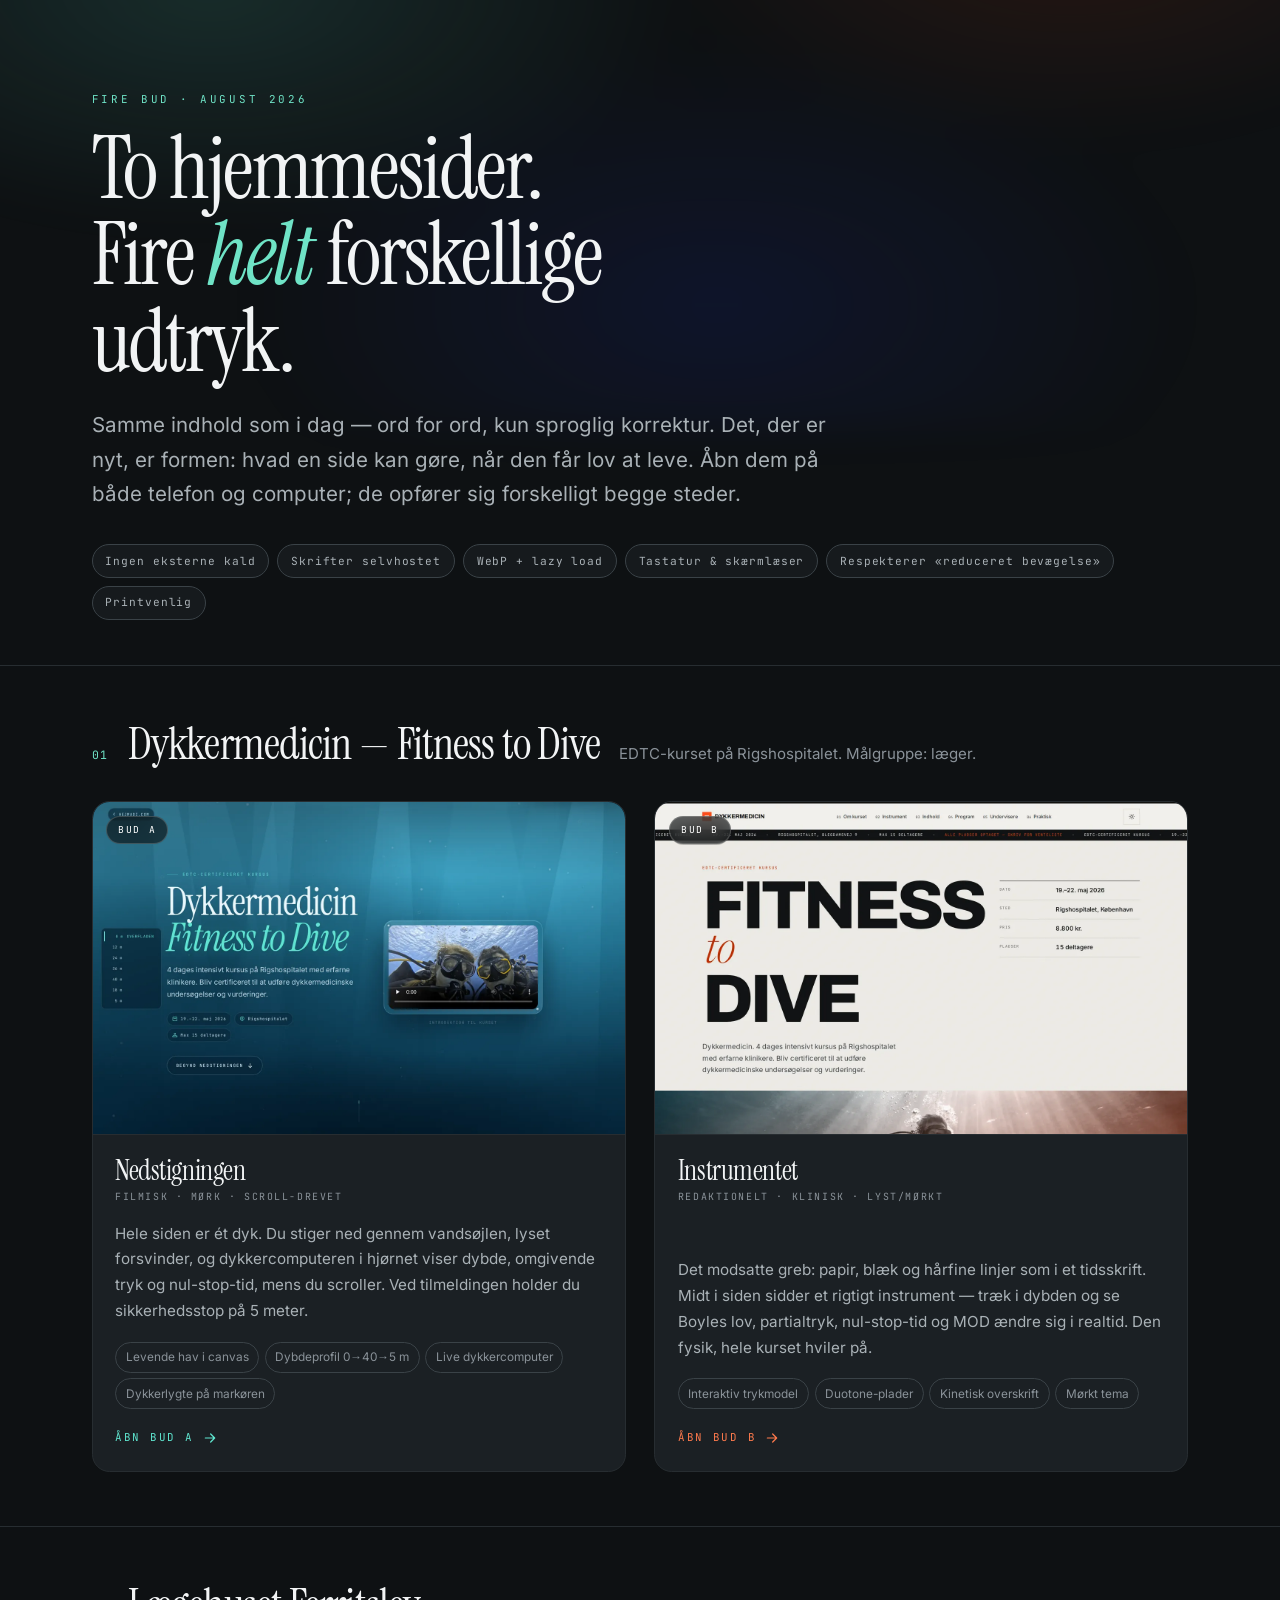
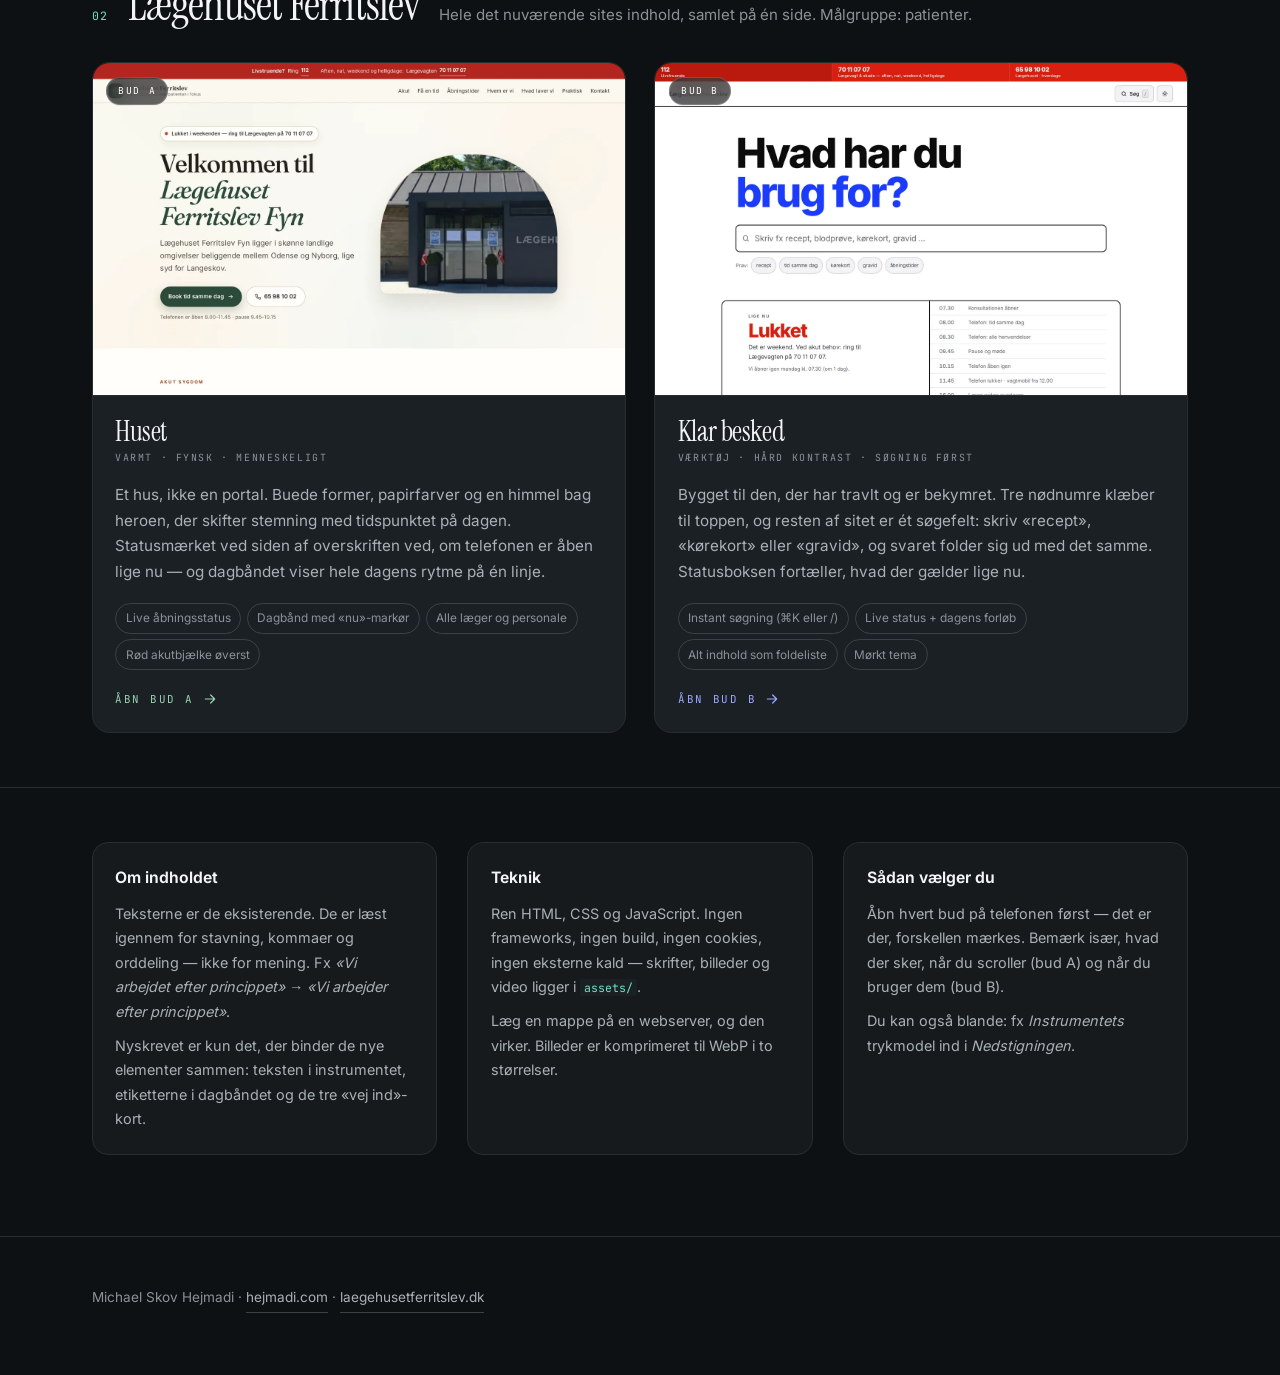
<file: index.html>
<!DOCTYPE html>
<html lang="da">
<head>
<meta charset="UTF-8">
<meta name="viewport" content="width=device-width, initial-scale=1, viewport-fit=cover">
<title>Fire bud — Dykkerlæge &amp; Lægehuset Ferritslev</title>
<meta name="description" content="Fire designbud på to hjemmesider: Dykkermedicin / Fitness to Dive og Lægehuset Ferritslev. Samme indhold, fire helt forskellige udtryk.">
<meta name="theme-color" content="#0E1113">
<meta name="color-scheme" content="dark">
<link rel="icon" href="favicon.svg" type="image/svg+xml">
<link rel="preload" href="assets/fonts/inter-var.woff2" as="font" type="font/woff2" crossorigin>
<link rel="preload" href="assets/fonts/instrumentserif.woff2" as="font" type="font/woff2" crossorigin>
<style>
@font-face{font-family:'Inter';src:url('assets/fonts/inter-var.woff2') format('woff2');font-weight:100 900;font-style:normal;font-display:swap}
@font-face{font-family:'Instrument Serif';src:url('assets/fonts/instrumentserif.woff2') format('woff2');font-weight:400;font-style:normal;font-display:swap}
@font-face{font-family:'Instrument Serif';src:url('assets/fonts/instrumentserif-italic.woff2') format('woff2');font-weight:400;font-style:italic;font-display:swap}
@font-face{font-family:'JetBrains Mono';src:url('assets/fonts/jetbrainsmono-var.woff2') format('woff2');font-weight:100 800;font-style:normal;font-display:swap}

:root{
  --bg:#0E1113; --bg-2:#161A1D; --panel:#1B2024;
  --ink:#F2F4F5; --ink-2:#A9B1B6; --ink-3:#8A9299;
  --line:#272D31; --line-2:#3A4247;
  --serif:'Instrument Serif',Georgia,serif;
  --sans:'Inter',-apple-system,BlinkMacSystemFont,'Segoe UI',Roboto,sans-serif;
  --mono:'JetBrains Mono',ui-monospace,Menlo,monospace;
  --wrap:1180px;
  --gut:clamp(1.1rem,4vw,2.6rem);
  --ease:cubic-bezier(.22,1,.36,1);
}
*,*::before,*::after{box-sizing:border-box}
html{-webkit-text-size-adjust:100%}
@media (prefers-reduced-motion:no-preference){html{scroll-behavior:smooth}}
body{
  margin:0;background:var(--bg);color:var(--ink);font-family:var(--sans);
  font-size:clamp(1rem,.96rem + .2vw,1.06rem);line-height:1.7;overflow-x:hidden;
  -webkit-font-smoothing:antialiased;
}
img{max-width:100%;display:block}
svg{fill:none;stroke:currentColor;stroke-width:1.8;stroke-linecap:round;stroke-linejoin:round}
a{color:inherit}
.sr{position:absolute;width:1px;height:1px;overflow:hidden;clip:rect(0 0 0 0)}
:focus-visible{outline:2px solid #6FE3C6;outline-offset:3px;border-radius:4px}

.wrap{width:min(var(--wrap),100%);margin-inline:auto;padding-inline:var(--gut)}

/* Hero */
.top{padding:clamp(3rem,10vh,6rem) 0 clamp(2rem,5vh,3.5rem);position:relative;overflow:hidden}
.top::before{
  content:"";position:absolute;inset:-30% -10% auto -10%;height:70vh;z-index:-1;
  background:
    radial-gradient(45% 55% at 22% 30%,rgba(95,230,208,.13),transparent 70%),
    radial-gradient(40% 50% at 78% 20%,rgba(255,77,24,.10),transparent 70%),
    radial-gradient(45% 60% at 55% 80%,rgba(27,59,255,.10),transparent 70%);
  filter:blur(20px);
}
.kick{
  font-family:var(--mono);font-size:.68rem;letter-spacing:.26em;text-transform:uppercase;
  color:#6FE3C6;margin:0 0 1.1rem;
}
h1{
  font-family:var(--serif);font-weight:400;
  font-size:clamp(2.6rem,1rem + 6.4vw,5.4rem);
  line-height:1;letter-spacing:-.025em;margin:0 0 1.4rem;max-width:16ch;
}
h1 em{font-style:italic;color:#6FE3C6}
.lede{font-size:clamp(1.05rem,1rem + .45vw,1.28rem);color:var(--ink-2);max-width:58ch;margin:0 0 2rem}
.meta{
  display:flex;flex-wrap:wrap;gap:.5rem;list-style:none;margin:0;padding:0;
  font-family:var(--mono);font-size:.7rem;letter-spacing:.08em;
}
.meta li{
  padding:.4rem .8rem;border-radius:99px;border:1px solid var(--line-2);color:var(--ink-2);
  background:var(--bg-2);
}

/* Grupper */
.group{padding:clamp(2.5rem,6vh,4rem) 0;border-top:1px solid var(--line)}
.group__head{display:flex;align-items:baseline;gap:1.2rem;flex-wrap:wrap;margin-bottom:2rem}
.group__no{font-family:var(--mono);font-size:.72rem;color:#6FE3C6;letter-spacing:.14em}
.group h2{
  font-family:var(--serif);font-weight:400;font-size:clamp(1.8rem,1.2rem + 2.2vw,2.8rem);
  letter-spacing:-.02em;margin:0;line-height:1.1;
}
.group__note{color:var(--ink-3);font-size:.94rem;margin:0;flex:1 1 18rem;min-width:0}

.cards{display:grid;grid-template-columns:1fr 1fr;gap:clamp(1rem,2.4vw,1.8rem)}
.card{
  display:flex;flex-direction:column;text-decoration:none;overflow:hidden;
  border:1px solid var(--line);border-radius:1.1rem;background:var(--panel);
  transition:transform .5s var(--ease),border-color .4s,box-shadow .5s;
}
.card:hover{transform:translateY(-5px);box-shadow:0 1.4rem 3rem rgba(0,0,0,.45)}
.card--a:hover{border-color:#5FE6D0}
.card--b:hover{border-color:#FF4D18}
.card--c:hover{border-color:#7FBF95}
.card--d:hover{border-color:#7C93FF}

.shot{position:relative;aspect-ratio:16/10;overflow:hidden;background:#000;border-bottom:1px solid var(--line)}
.shot img{width:100%;height:100%;object-fit:cover;object-position:top center;transition:transform 1.1s var(--ease)}
.card:hover .shot img{transform:scale(1.035)}
.tag{
  position:absolute;left:.85rem;top:.85rem;
  font-family:var(--mono);font-size:.6rem;letter-spacing:.16em;text-transform:uppercase;
  padding:.32rem .7rem;border-radius:99px;backdrop-filter:blur(10px);
  background:rgba(10,14,16,.62);border:1px solid rgba(255,255,255,.18);color:#fff;
}
.body{padding:1.35rem 1.4rem 1.5rem;display:flex;flex-direction:column;flex:1}
.body h3{
  font-family:var(--serif);font-weight:400;font-size:1.75rem;letter-spacing:-.015em;
  margin:0 0 .15rem;line-height:1.1;
}
.body .sub{font-family:var(--mono);font-size:.62rem;letter-spacing:.16em;text-transform:uppercase;color:var(--ink-3);margin:0 0 .9rem}
.body p{color:var(--ink-2);margin:0 0 1.1rem;font-size:.95rem;flex:1}
.feat{list-style:none;margin:0 0 1.2rem;padding:0;display:flex;flex-wrap:wrap;gap:.35rem}
.feat li{
  font-size:.74rem;padding:.28rem .6rem;border-radius:99px;
  border:1px solid var(--line-2);color:var(--ink-3);
}
.open{
  display:inline-flex;align-items:center;gap:.5rem;align-self:flex-start;
  font-family:var(--mono);font-size:.68rem;letter-spacing:.16em;text-transform:uppercase;
  color:var(--ink);
}
.open svg{width:1rem;height:1rem;transition:transform .35s var(--ease)}
.card:hover .open svg{transform:translateX(4px)}
.card--a .open{color:#5FE6D0}
.card--b .open{color:#FF7A4D}
.card--c .open{color:#9BD3AE}
.card--d .open{color:#9BAAFF}

/* Info */
.info{padding:clamp(2.5rem,6vh,4rem) 0 clamp(4rem,9vh,6rem);border-top:1px solid var(--line)}
.info__grid{display:grid;grid-template-columns:repeat(3,1fr);gap:clamp(1rem,2.4vw,2rem)}
.info__grid section{padding:1.4rem;border:1px solid var(--line);border-radius:1rem;background:var(--bg-2)}
.info__grid h3{font-size:.98rem;font-weight:650;margin:0 0 .6rem}
.info__grid p{color:var(--ink-2);font-size:.9rem;margin:0 0 .6rem}
.info__grid p:last-child{margin:0}
.info__grid code{
  font-family:var(--mono);font-size:.8em;background:var(--panel);padding:.1em .35em;border-radius:.25em;
  color:#6FE3C6;
}

footer{padding:2rem 0 3rem;border-top:1px solid var(--line);color:var(--ink-3);font-size:.85rem}
footer a{color:var(--ink-2);text-decoration:none;border-bottom:1px solid var(--line-2);display:inline-block;padding-block:.2rem}
footer a:hover{color:#6FE3C6}

@media (max-width:820px){
  .cards{grid-template-columns:1fr}
  .info__grid{grid-template-columns:1fr}
}
@media (prefers-reduced-motion:reduce){
  *,*::before,*::after{animation-duration:.01ms !important;transition-duration:.01ms !important}
}
</style>
</head>
<body>

<header class="top">
  <div class="wrap">
    <p class="kick">Fire bud · august 2026</p>
    <h1>To hjemmesider.<br>Fire <em>helt</em> forskellige udtryk.</h1>
    <p class="lede">
      Samme indhold som i dag — ord for ord, kun sproglig korrektur. Det, der er nyt, er
      formen: hvad en side kan gøre, når den får lov at leve. Åbn dem på både telefon og
      computer; de opfører sig forskelligt begge steder.
    </p>
    <ul class="meta">
      <li>Ingen eksterne kald</li>
      <li>Skrifter selvhostet</li>
      <li>WebP + lazy load</li>
      <li>Tastatur &amp; skærmlæser</li>
      <li>Respekterer «reduceret bevægelse»</li>
      <li>Printvenlig</li>
    </ul>
  </div>
</header>

<section class="group">
  <div class="wrap">
    <div class="group__head">
      <span class="group__no">01</span>
      <h2>Dykkermedicin — Fitness to Dive</h2>
      <p class="group__note">EDTC-kurset på Rigshospitalet. Målgruppe: læger.</p>
    </div>

    <div class="cards">
      <a class="card card--a" href="dykkerlaege/nedstigningen/index.html">
        <div class="shot">
          <img src="assets/previews/nedstigningen.webp" alt="Forsiden af Nedstigningen: hvid og turkis serif-titel over en solbelyst vandsøjle" width="1440" height="900" loading="lazy" decoding="async">
          <span class="tag">Bud A</span>
        </div>
        <div class="body">
          <h3>Nedstigningen</h3>
          <p class="sub">Filmisk · mørk · scroll-drevet</p>
          <p>Hele siden er ét dyk. Du stiger ned gennem vandsøjlen, lyset forsvinder, og
            dykkercomputeren i hjørnet viser dybde, omgivende tryk og nul-stop-tid, mens du
            scroller. Ved tilmeldingen holder du sikkerhedsstop på 5 meter.</p>
          <ul class="feat">
            <li>Levende hav i canvas</li>
            <li>Dybdeprofil 0→40→5 m</li>
            <li>Live dykkercomputer</li>
            <li>Dykkerlygte på markøren</li>
          </ul>
          <span class="open">Åbn bud A <svg viewBox="0 0 24 24" aria-hidden="true"><path d="M5 12h14m-6-6l6 6-6 6"/></svg></span>
        </div>
      </a>

      <a class="card card--b" href="dykkerlaege/instrumentet/index.html">
        <div class="shot">
          <img src="assets/previews/instrumentet.webp" alt="Forsiden af Instrumentet: kæmpe sort grotesk FITNESS TO DIVE på papirfarvet baggrund" width="1440" height="900" loading="lazy" decoding="async">
          <span class="tag">Bud B</span>
        </div>
        <div class="body">
          <h3>Instrumentet</h3>
          <p class="sub">Redaktionelt · klinisk · lyst/mørkt</p>
          <p>Det modsatte greb: papir, blæk og hårfine linjer som i et tidsskrift. Midt i siden
            sidder et rigtigt instrument — træk i dybden og se Boyles lov, partialtryk, nul-stop-tid
            og MOD ændre sig i realtid. Den fysik, hele kurset hviler på.</p>
          <ul class="feat">
            <li>Interaktiv trykmodel</li>
            <li>Duotone-plader</li>
            <li>Kinetisk overskrift</li>
            <li>Mørkt tema</li>
          </ul>
          <span class="open">Åbn bud B <svg viewBox="0 0 24 24" aria-hidden="true"><path d="M5 12h14m-6-6l6 6-6 6"/></svg></span>
        </div>
      </a>
    </div>
  </div>
</section>

<section class="group">
  <div class="wrap">
    <div class="group__head">
      <span class="group__no">02</span>
      <h2>Lægehuset Ferritslev</h2>
      <p class="group__note">Hele det nuværende sites indhold, samlet på én side. Målgruppe: patienter.</p>
    </div>

    <div class="cards">
      <a class="card card--c" href="laegehuset-ferritslev/huset/index.html">
        <div class="shot">
          <img src="assets/previews/huset.webp" alt="Forsiden af Huset: varm cremefarvet side med buet foto af lægehusets indgang" width="1440" height="900" loading="lazy" decoding="async">
          <span class="tag">Bud A</span>
        </div>
        <div class="body">
          <h3>Huset</h3>
          <p class="sub">Varmt · fynsk · menneskeligt</p>
          <p>Et hus, ikke en portal. Buede former, papirfarver og en himmel bag hero&shy;en, der
            skifter stemning med tidspunktet på dagen. Statusmærket ved siden af overskriften ved,
            om telefonen er åben lige nu — og dagbåndet viser hele dagens rytme på én linje.</p>
          <ul class="feat">
            <li>Live åbningsstatus</li>
            <li>Dagbånd med «nu»-markør</li>
            <li>Alle læger og personale</li>
            <li>Rød akutbjælke øverst</li>
          </ul>
          <span class="open">Åbn bud A <svg viewBox="0 0 24 24" aria-hidden="true"><path d="M5 12h14m-6-6l6 6-6 6"/></svg></span>
        </div>
      </a>

      <a class="card card--d" href="laegehuset-ferritslev/klarbesked/index.html">
        <div class="shot">
          <img src="assets/previews/klarbesked.webp" alt="Forsiden af Klar besked: kæmpe overskrift Hvad har du brug for? over et stort søgefelt" width="1440" height="900" loading="lazy" decoding="async">
          <span class="tag">Bud B</span>
        </div>
        <div class="body">
          <h3>Klar besked</h3>
          <p class="sub">Værktøj · hård kontrast · søgning først</p>
          <p>Bygget til den, der har travlt og er bekymret. Tre nødnumre klæber til toppen, og
            resten af sitet er ét søgefelt: skriv «recept», «kørekort» eller «gravid», og svaret
            folder sig ud med det samme. Status&shy;boksen fortæller, hvad der gælder lige nu.</p>
          <ul class="feat">
            <li>Instant søgning (⌘K eller /)</li>
            <li>Live status + dagens forløb</li>
            <li>Alt indhold som foldeliste</li>
            <li>Mørkt tema</li>
          </ul>
          <span class="open">Åbn bud B <svg viewBox="0 0 24 24" aria-hidden="true"><path d="M5 12h14m-6-6l6 6-6 6"/></svg></span>
        </div>
      </a>
    </div>
  </div>
</section>

<section class="info">
  <div class="wrap">
    <div class="info__grid">
      <section>
        <h3>Om indholdet</h3>
        <p>Teksterne er de eksisterende. De er læst igennem for stavning, kommaer og
          orddeling — ikke for mening. Fx <em>«Vi arbejdet efter princippet»</em> →
          <em>«Vi arbejder efter princippet»</em>.</p>
        <p>Nyskrevet er kun det, der binder de nye elementer sammen: teksten i instrumentet,
          etiketterne i dagbåndet og de tre «vej ind»-kort.</p>
      </section>
      <section>
        <h3>Teknik</h3>
        <p>Ren HTML, CSS og JavaScript. Ingen frameworks, ingen build, ingen cookies, ingen
          eksterne kald — skrifter, billeder og video ligger i <code>assets/</code>.</p>
        <p>Læg en mappe på en webserver, og den virker. Billeder er komprimeret til WebP i to
          størrelser.</p>
      </section>
      <section>
        <h3>Sådan vælger du</h3>
        <p>Åbn hvert bud på telefonen først — det er der, forskellen mærkes. Bemærk især,
          hvad der sker, når du scroller (bud A) og når du bruger dem (bud B).</p>
        <p>Du kan også blande: fx <em>Instrumentets</em> trykmodel ind i <em>Nedstigningen</em>.</p>
      </section>
    </div>
  </div>
</section>

<footer>
  <div class="wrap">
    <p>Michael Skov Hejmadi · <a href="https://hejmadi.com/">hejmadi.com</a> ·
      <a href="http://laegehusetferritslev.dk/">laegehusetferritslev.dk</a></p>
  </div>
</footer>

</body>
</html>
</file>
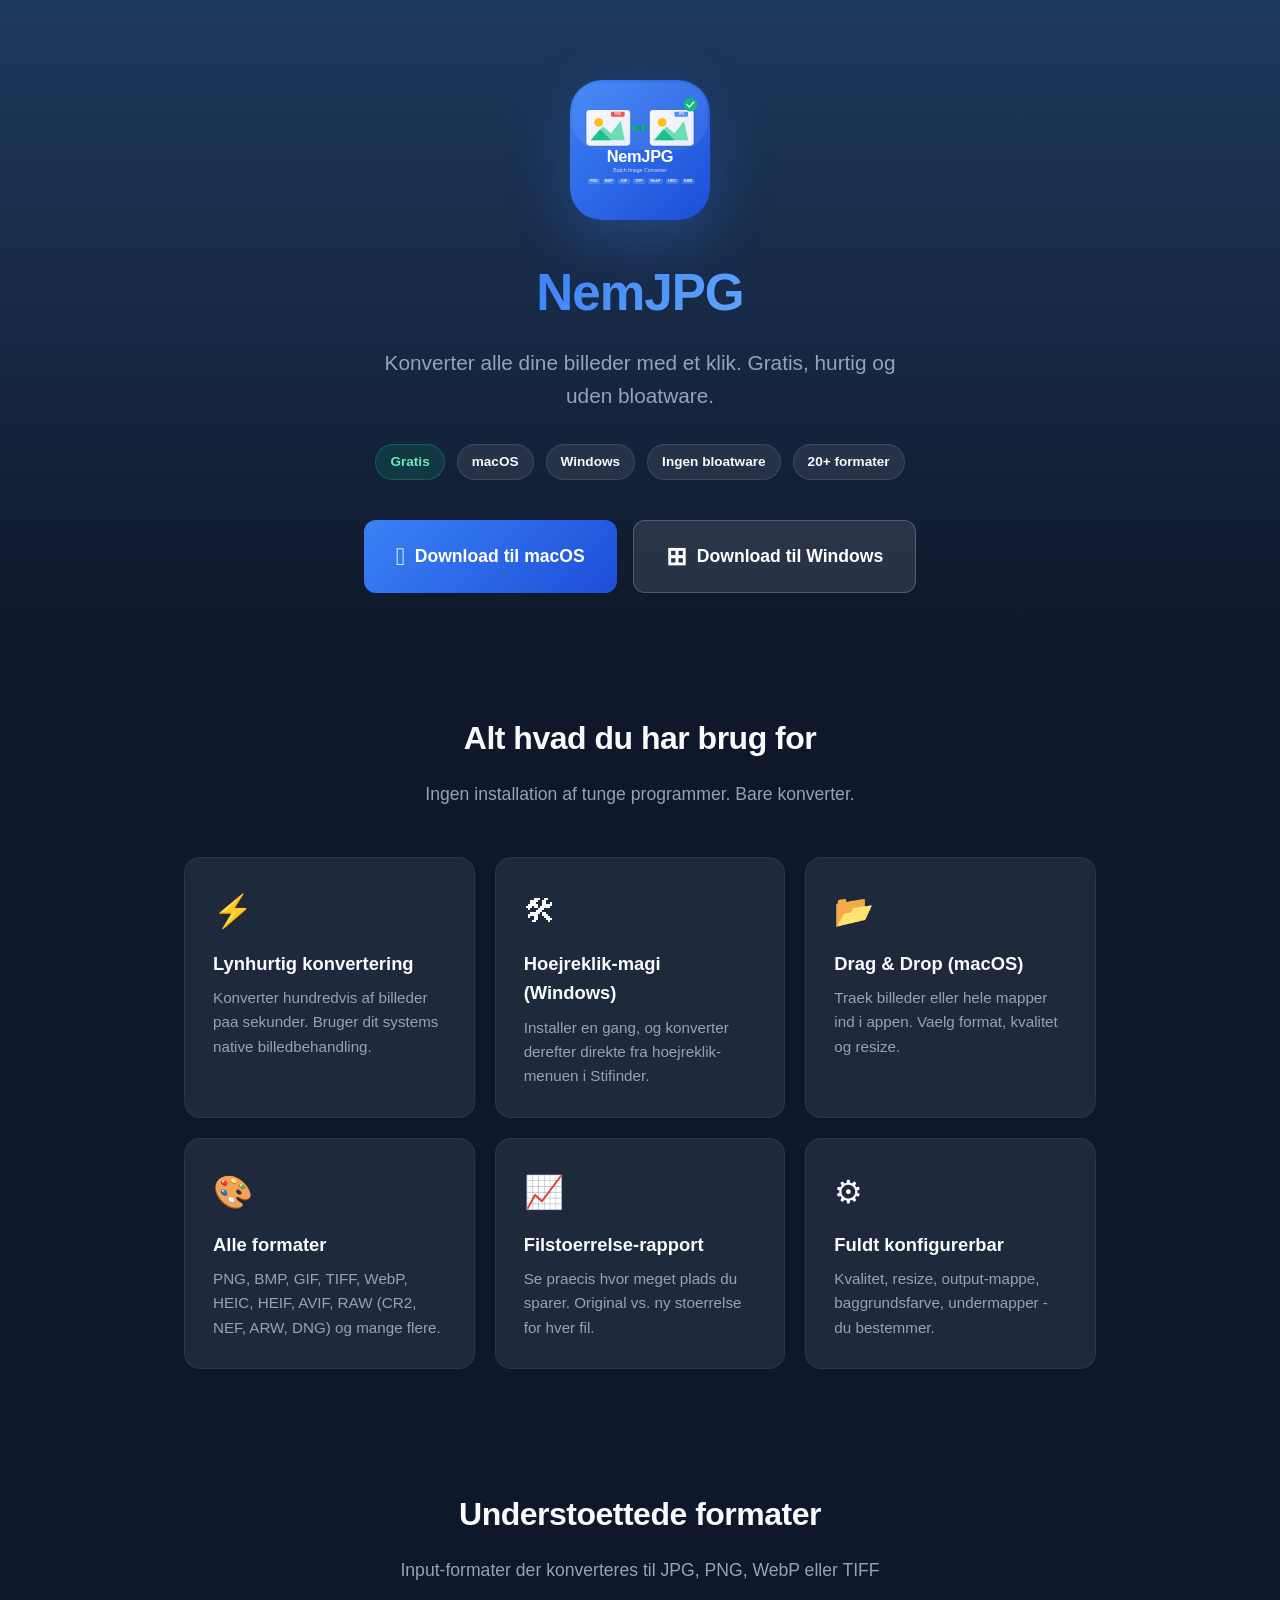
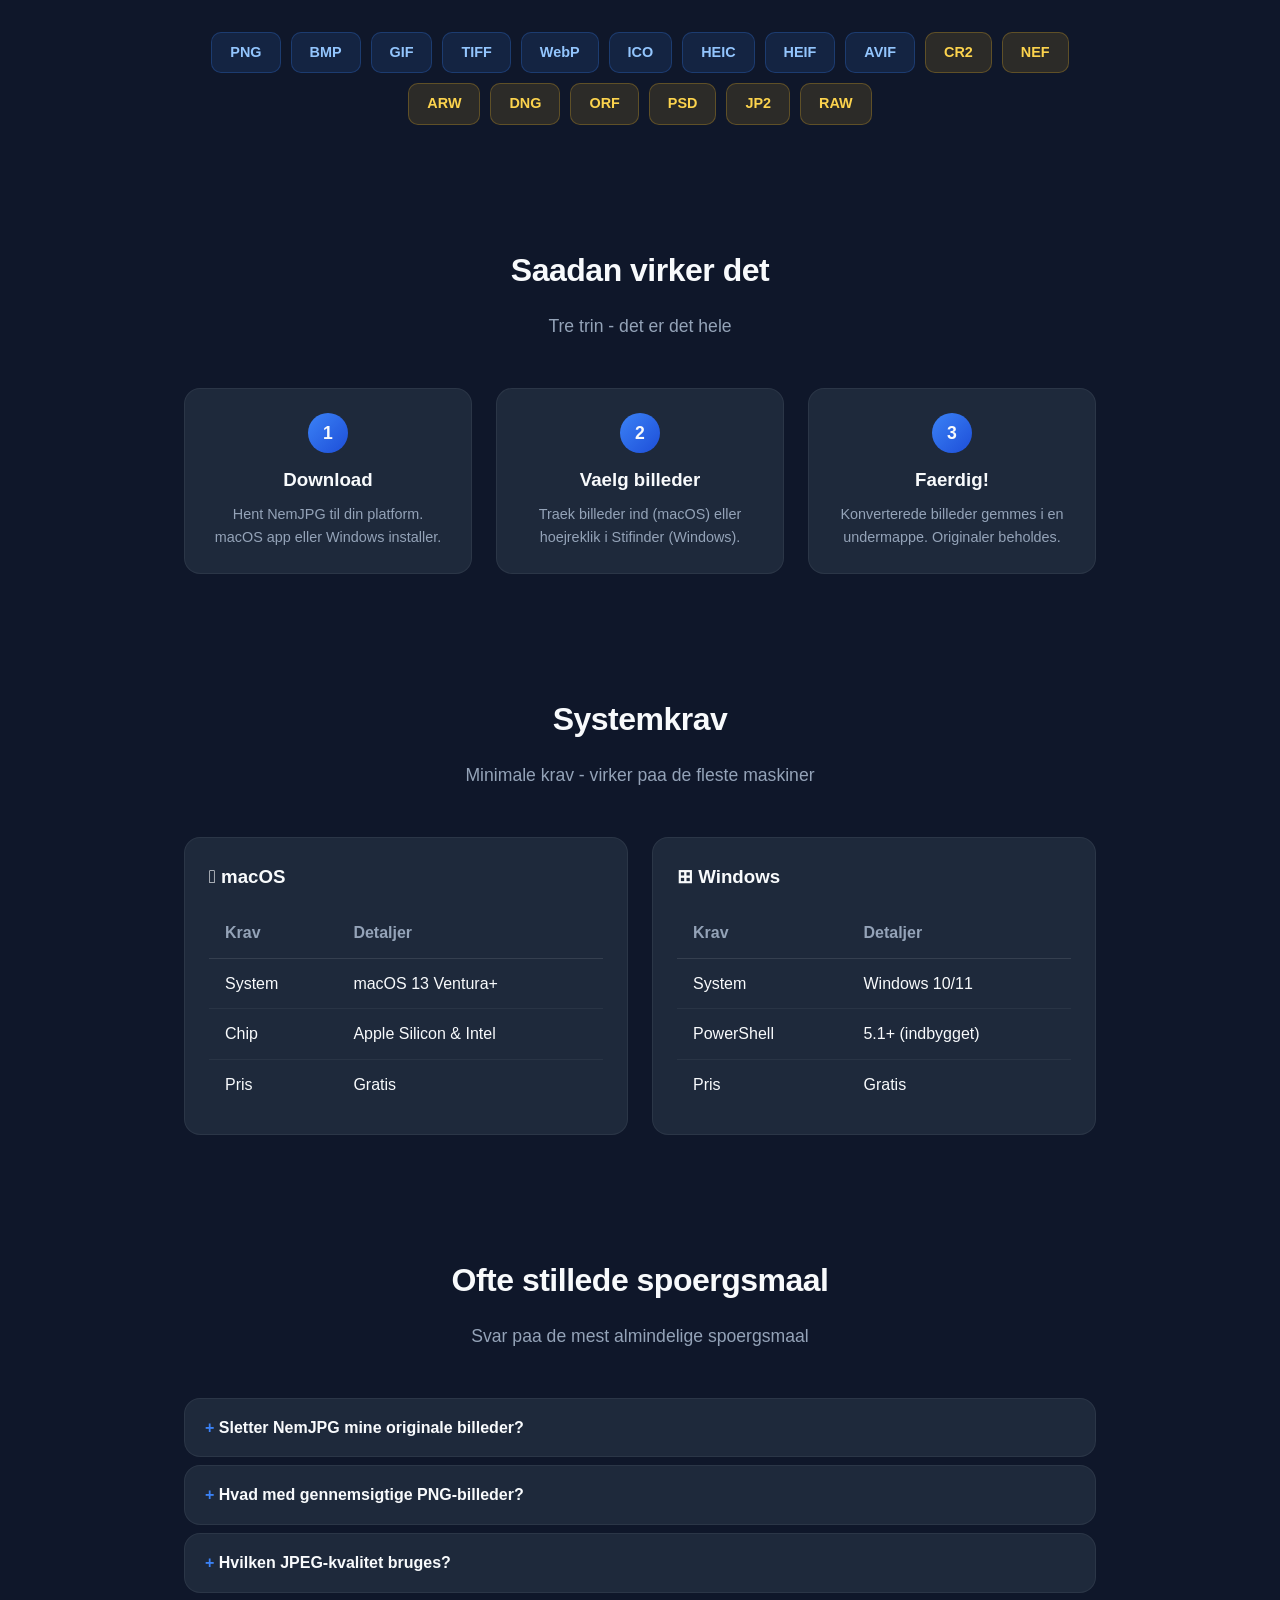
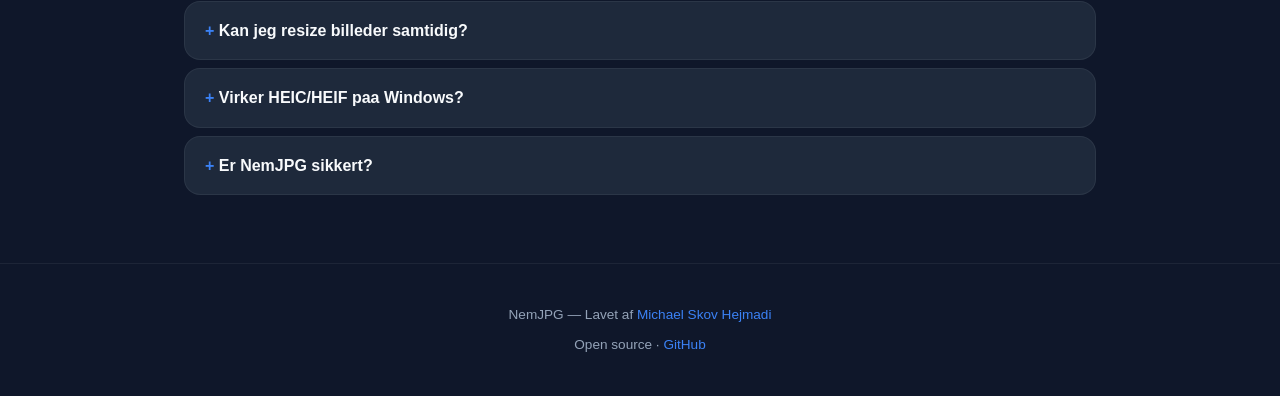
<file: Website/index.html>
<!DOCTYPE html>
<html lang="da">
<head>
    <meta charset="UTF-8">
    <meta name="viewport" content="width=device-width, initial-scale=1.0">
    <title>NemJPG - Batch Image Converter for macOS & Windows</title>
    <style>
        :root {
            --blue: #3B82F6;
            --blue-dark: #1D4ED8;
            --green: #10B981;
            --bg: #0F172A;
            --card: #1E293B;
            --text: #F8FAFC;
            --muted: #94A3B8;
            --radius: 16px;
        }
        * { margin: 0; padding: 0; box-sizing: border-box; }
        body {
            font-family: -apple-system, BlinkMacSystemFont, 'SF Pro Display', 'Segoe UI', sans-serif;
            background: var(--bg); color: var(--text); line-height: 1.6;
        }
        .container { max-width: 960px; margin: 0 auto; padding: 0 24px; }

        /* Hero */
        .hero {
            text-align: center; padding: 80px 24px 60px;
            background: linear-gradient(180deg, #1E3A5F 0%, var(--bg) 100%);
        }
        .hero-icon { width: 140px; height: 140px; border-radius: 32px; margin-bottom: 24px; box-shadow: 0 20px 60px rgba(59,130,246,0.3); }
        .hero h1 { font-size: 3.2em; font-weight: 800; letter-spacing: -1px; margin-bottom: 12px; }
        .hero h1 span { background: linear-gradient(135deg, var(--blue), #60A5FA); -webkit-background-clip: text; -webkit-text-fill-color: transparent; }
        .hero p { font-size: 1.3em; color: var(--muted); max-width: 560px; margin: 0 auto 32px; }
        .badges { display: flex; gap: 12px; justify-content: center; flex-wrap: wrap; margin-bottom: 40px; }
        .badge {
            display: inline-flex; align-items: center; gap: 6px;
            padding: 6px 14px; border-radius: 20px; font-size: 0.85em; font-weight: 600;
            background: rgba(255,255,255,0.08); border: 1px solid rgba(255,255,255,0.1);
        }
        .badge.green { background: rgba(16,185,129,0.15); border-color: rgba(16,185,129,0.3); color: #6EE7B7; }

        /* Download buttons */
        .downloads { display: flex; gap: 16px; justify-content: center; flex-wrap: wrap; }
        .dl-btn {
            display: inline-flex; align-items: center; gap: 10px;
            padding: 16px 32px; border-radius: 12px; text-decoration: none;
            font-size: 1.1em; font-weight: 700; transition: transform 0.15s, box-shadow 0.15s;
        }
        .dl-btn:hover { transform: translateY(-2px); box-shadow: 0 8px 30px rgba(0,0,0,0.3); }
        .dl-btn.mac { background: linear-gradient(135deg, var(--blue), var(--blue-dark)); color: white; }
        .dl-btn.win { background: rgba(255,255,255,0.1); color: white; border: 1px solid rgba(255,255,255,0.2); }
        .dl-btn .icon { font-size: 1.4em; }

        /* Sections */
        section { padding: 60px 0; }
        section h2 {
            font-size: 2em; font-weight: 800; text-align: center; margin-bottom: 16px;
            letter-spacing: -0.5px;
        }
        section .subtitle { text-align: center; color: var(--muted); margin-bottom: 48px; font-size: 1.1em; }

        /* Feature grid */
        .features { display: grid; grid-template-columns: repeat(auto-fit, minmax(280px, 1fr)); gap: 20px; }
        .feature {
            background: var(--card); border-radius: var(--radius); padding: 28px;
            border: 1px solid rgba(255,255,255,0.06); transition: border-color 0.2s;
        }
        .feature:hover { border-color: rgba(59,130,246,0.3); }
        .feature .icon { font-size: 2em; margin-bottom: 12px; }
        .feature h3 { font-size: 1.15em; margin-bottom: 8px; }
        .feature p { color: var(--muted); font-size: 0.95em; }

        /* Formats */
        .formats-grid { display: flex; flex-wrap: wrap; gap: 10px; justify-content: center; }
        .format-pill {
            padding: 8px 18px; border-radius: 10px; font-weight: 700; font-size: 0.9em;
            background: rgba(59,130,246,0.12); border: 1px solid rgba(59,130,246,0.25); color: #93C5FD;
        }
        .format-pill.extra { background: rgba(251,191,36,0.12); border-color: rgba(251,191,36,0.25); color: #FCD34D; }

        /* How it works */
        .steps { display: grid; grid-template-columns: repeat(auto-fit, minmax(200px, 1fr)); gap: 24px; counter-reset: step; }
        .step {
            text-align: center; padding: 24px;
            background: var(--card); border-radius: var(--radius);
            border: 1px solid rgba(255,255,255,0.06);
        }
        .step::before {
            counter-increment: step;
            content: counter(step);
            display: inline-flex; align-items: center; justify-content: center;
            width: 40px; height: 40px; border-radius: 50%;
            background: linear-gradient(135deg, var(--blue), var(--blue-dark));
            font-weight: 800; font-size: 1.1em; margin-bottom: 12px;
        }
        .step h3 { margin-bottom: 8px; }
        .step p { color: var(--muted); font-size: 0.9em; }

        /* Requirements */
        .req-table { width: 100%; border-collapse: collapse; }
        .req-table th { text-align: left; padding: 12px 16px; border-bottom: 1px solid rgba(255,255,255,0.1); color: var(--muted); font-weight: 600; }
        .req-table td { padding: 12px 16px; border-bottom: 1px solid rgba(255,255,255,0.05); }
        .req-table tr:last-child td { border: none; }

        /* FAQ */
        details {
            background: var(--card); border-radius: var(--radius); margin-bottom: 8px;
            border: 1px solid rgba(255,255,255,0.06);
        }
        summary {
            padding: 16px 20px; cursor: pointer; font-weight: 600; list-style: none;
        }
        summary::before { content: "+ "; color: var(--blue); font-weight: 800; }
        details[open] summary::before { content: "- "; }
        details p { padding: 0 20px 16px; color: var(--muted); }

        /* Footer */
        footer {
            text-align: center; padding: 40px; color: var(--muted); font-size: 0.85em;
            border-top: 1px solid rgba(255,255,255,0.06);
        }
        footer a { color: var(--blue); text-decoration: none; }

        /* Screenshot */
        .screenshot-wrap { text-align: center; margin: 40px 0; }
        .screenshot-wrap img {
            max-width: 100%; border-radius: 12px;
            box-shadow: 0 20px 60px rgba(0,0,0,0.5); border: 1px solid rgba(255,255,255,0.08);
        }

        @media (max-width: 640px) {
            .hero h1 { font-size: 2.2em; }
            .downloads { flex-direction: column; align-items: center; }
            .features { grid-template-columns: 1fr; }
        }
    </style>
</head>
<body>

<div class="hero">
    <img src="icon.svg" alt="NemJPG" class="hero-icon">
    <h1><span>NemJPG</span></h1>
    <p>Konverter alle dine billeder med et klik. Gratis, hurtig og uden bloatware.</p>

    <div class="badges">
        <span class="badge green">Gratis</span>
        <span class="badge">macOS</span>
        <span class="badge">Windows</span>
        <span class="badge">Ingen bloatware</span>
        <span class="badge">20+ formater</span>
    </div>

    <div class="downloads">
        <a href="#" class="dl-btn mac">
            <span class="icon">&#63743;</span> Download til macOS
        </a>
        <a href="#" class="dl-btn win">
            <span class="icon">&#8862;</span> Download til Windows
        </a>
    </div>
</div>

<div class="container">

    <!-- Features -->
    <section>
        <h2>Alt hvad du har brug for</h2>
        <p class="subtitle">Ingen installation af tunge programmer. Bare konverter.</p>

        <div class="features">
            <div class="feature">
                <div class="icon">&#9889;</div>
                <h3>Lynhurtig konvertering</h3>
                <p>Konverter hundredvis af billeder paa sekunder. Bruger dit systems native billedbehandling.</p>
            </div>
            <div class="feature">
                <div class="icon">&#128736;</div>
                <h3>Hoejreklik-magi (Windows)</h3>
                <p>Installer en gang, og konverter derefter direkte fra hoejreklik-menuen i Stifinder.</p>
            </div>
            <div class="feature">
                <div class="icon">&#128194;</div>
                <h3>Drag &amp; Drop (macOS)</h3>
                <p>Traek billeder eller hele mapper ind i appen. Vaelg format, kvalitet og resize.</p>
            </div>
            <div class="feature">
                <div class="icon">&#127912;</div>
                <h3>Alle formater</h3>
                <p>PNG, BMP, GIF, TIFF, WebP, HEIC, HEIF, AVIF, RAW (CR2, NEF, ARW, DNG) og mange flere.</p>
            </div>
            <div class="feature">
                <div class="icon">&#128200;</div>
                <h3>Filstoerrelse-rapport</h3>
                <p>Se praecis hvor meget plads du sparer. Original vs. ny stoerrelse for hver fil.</p>
            </div>
            <div class="feature">
                <div class="icon">&#9881;</div>
                <h3>Fuldt konfigurerbar</h3>
                <p>Kvalitet, resize, output-mappe, baggrundsfarve, undermapper - du bestemmer.</p>
            </div>
        </div>
    </section>

    <!-- Formats -->
    <section>
        <h2>Understoettede formater</h2>
        <p class="subtitle">Input-formater der konverteres til JPG, PNG, WebP eller TIFF</p>

        <div class="formats-grid">
            <span class="format-pill">PNG</span>
            <span class="format-pill">BMP</span>
            <span class="format-pill">GIF</span>
            <span class="format-pill">TIFF</span>
            <span class="format-pill">WebP</span>
            <span class="format-pill">ICO</span>
            <span class="format-pill">HEIC</span>
            <span class="format-pill">HEIF</span>
            <span class="format-pill">AVIF</span>
            <span class="format-pill extra">CR2</span>
            <span class="format-pill extra">NEF</span>
            <span class="format-pill extra">ARW</span>
            <span class="format-pill extra">DNG</span>
            <span class="format-pill extra">ORF</span>
            <span class="format-pill extra">PSD</span>
            <span class="format-pill extra">JP2</span>
            <span class="format-pill extra">RAW</span>
        </div>
    </section>

    <!-- How it works -->
    <section>
        <h2>Saadan virker det</h2>
        <p class="subtitle">Tre trin - det er det hele</p>

        <div class="steps">
            <div class="step">
                <h3>Download</h3>
                <p>Hent NemJPG til din platform. macOS app eller Windows installer.</p>
            </div>
            <div class="step">
                <h3>Vaelg billeder</h3>
                <p>Traek billeder ind (macOS) eller hoejreklik i Stifinder (Windows).</p>
            </div>
            <div class="step">
                <h3>Faerdig!</h3>
                <p>Konverterede billeder gemmes i en undermappe. Originaler beholdes.</p>
            </div>
        </div>
    </section>

    <!-- System Requirements -->
    <section>
        <h2>Systemkrav</h2>
        <p class="subtitle">Minimale krav - virker paa de fleste maskiner</p>

        <div style="display: grid; grid-template-columns: 1fr 1fr; gap: 24px;">
            <div style="background: var(--card); border-radius: var(--radius); padding: 24px; border: 1px solid rgba(255,255,255,0.06);">
                <h3 style="margin-bottom: 16px;">&#63743; macOS</h3>
                <table class="req-table">
                    <tr><th>Krav</th><th>Detaljer</th></tr>
                    <tr><td>System</td><td>macOS 13 Ventura+</td></tr>
                    <tr><td>Chip</td><td>Apple Silicon &amp; Intel</td></tr>
                    <tr><td>Pris</td><td>Gratis</td></tr>
                </table>
            </div>
            <div style="background: var(--card); border-radius: var(--radius); padding: 24px; border: 1px solid rgba(255,255,255,0.06);">
                <h3 style="margin-bottom: 16px;">&#8862; Windows</h3>
                <table class="req-table">
                    <tr><th>Krav</th><th>Detaljer</th></tr>
                    <tr><td>System</td><td>Windows 10/11</td></tr>
                    <tr><td>PowerShell</td><td>5.1+ (indbygget)</td></tr>
                    <tr><td>Pris</td><td>Gratis</td></tr>
                </table>
            </div>
        </div>
    </section>

    <!-- FAQ -->
    <section>
        <h2>Ofte stillede spoergsmaal</h2>
        <p class="subtitle">Svar paa de mest almindelige spoergsmaal</p>

        <details>
            <summary>Sletter NemJPG mine originale billeder?</summary>
            <p>Nej. Alle originaler bevares. Konverterede filer gemmes i en separat undermappe.</p>
        </details>
        <details>
            <summary>Hvad med gennemsigtige PNG-billeder?</summary>
            <p>Gennemsigtige omraader erstattes med en hvid baggrund (kan aendres i indstillinger).</p>
        </details>
        <details>
            <summary>Hvilken JPEG-kvalitet bruges?</summary>
            <p>Standard er 95% (hoej kvalitet). Du kan vaelge mellem hoej (95%), medium (80%), web (70%) og komprimeret (50%).</p>
        </details>
        <details>
            <summary>Kan jeg resize billeder samtidig?</summary>
            <p>Ja. Saet en max bredde eller hoejde i indstillingerne. Aspect ratio bevares altid.</p>
        </details>
        <details>
            <summary>Virker HEIC/HEIF paa Windows?</summary>
            <p>Ja, hvis "HEIF Image Extensions" er installeret fra Microsoft Store (ofte pre-installeret paa Windows 10/11).</p>
        </details>
        <details>
            <summary>Er NemJPG sikkert?</summary>
            <p>Ja. NemJPG sender ingen data over internettet. Al konvertering sker lokalt paa din maskine. Koden er open source.</p>
        </details>
    </section>

</div>

<footer>
    <p>NemJPG &mdash; Lavet af <a href="https://hejmadi.com">Michael Skov Hejmadi</a></p>
    <p style="margin-top: 8px;">Open source &middot; <a href="https://github.com/DrHejmadi/NemJPG">GitHub</a></p>
</footer>

</body>
</html>
</file>
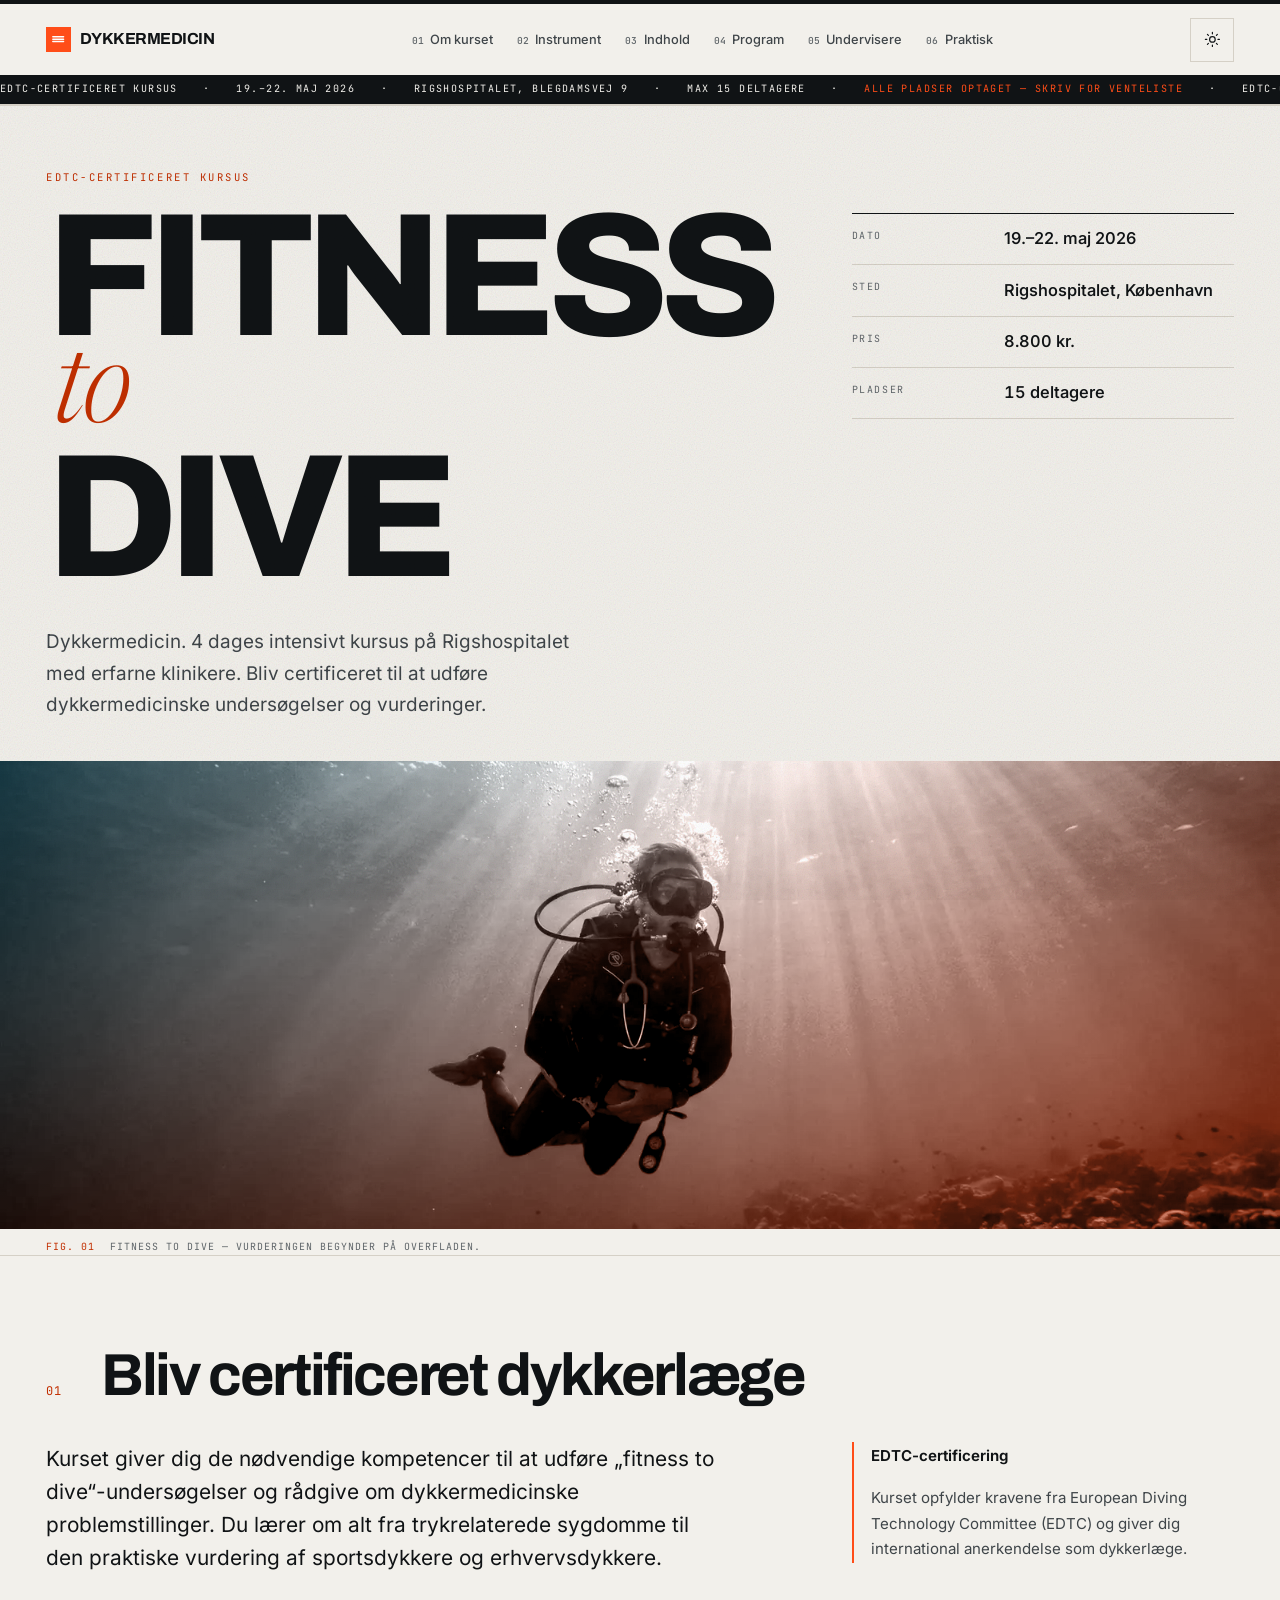
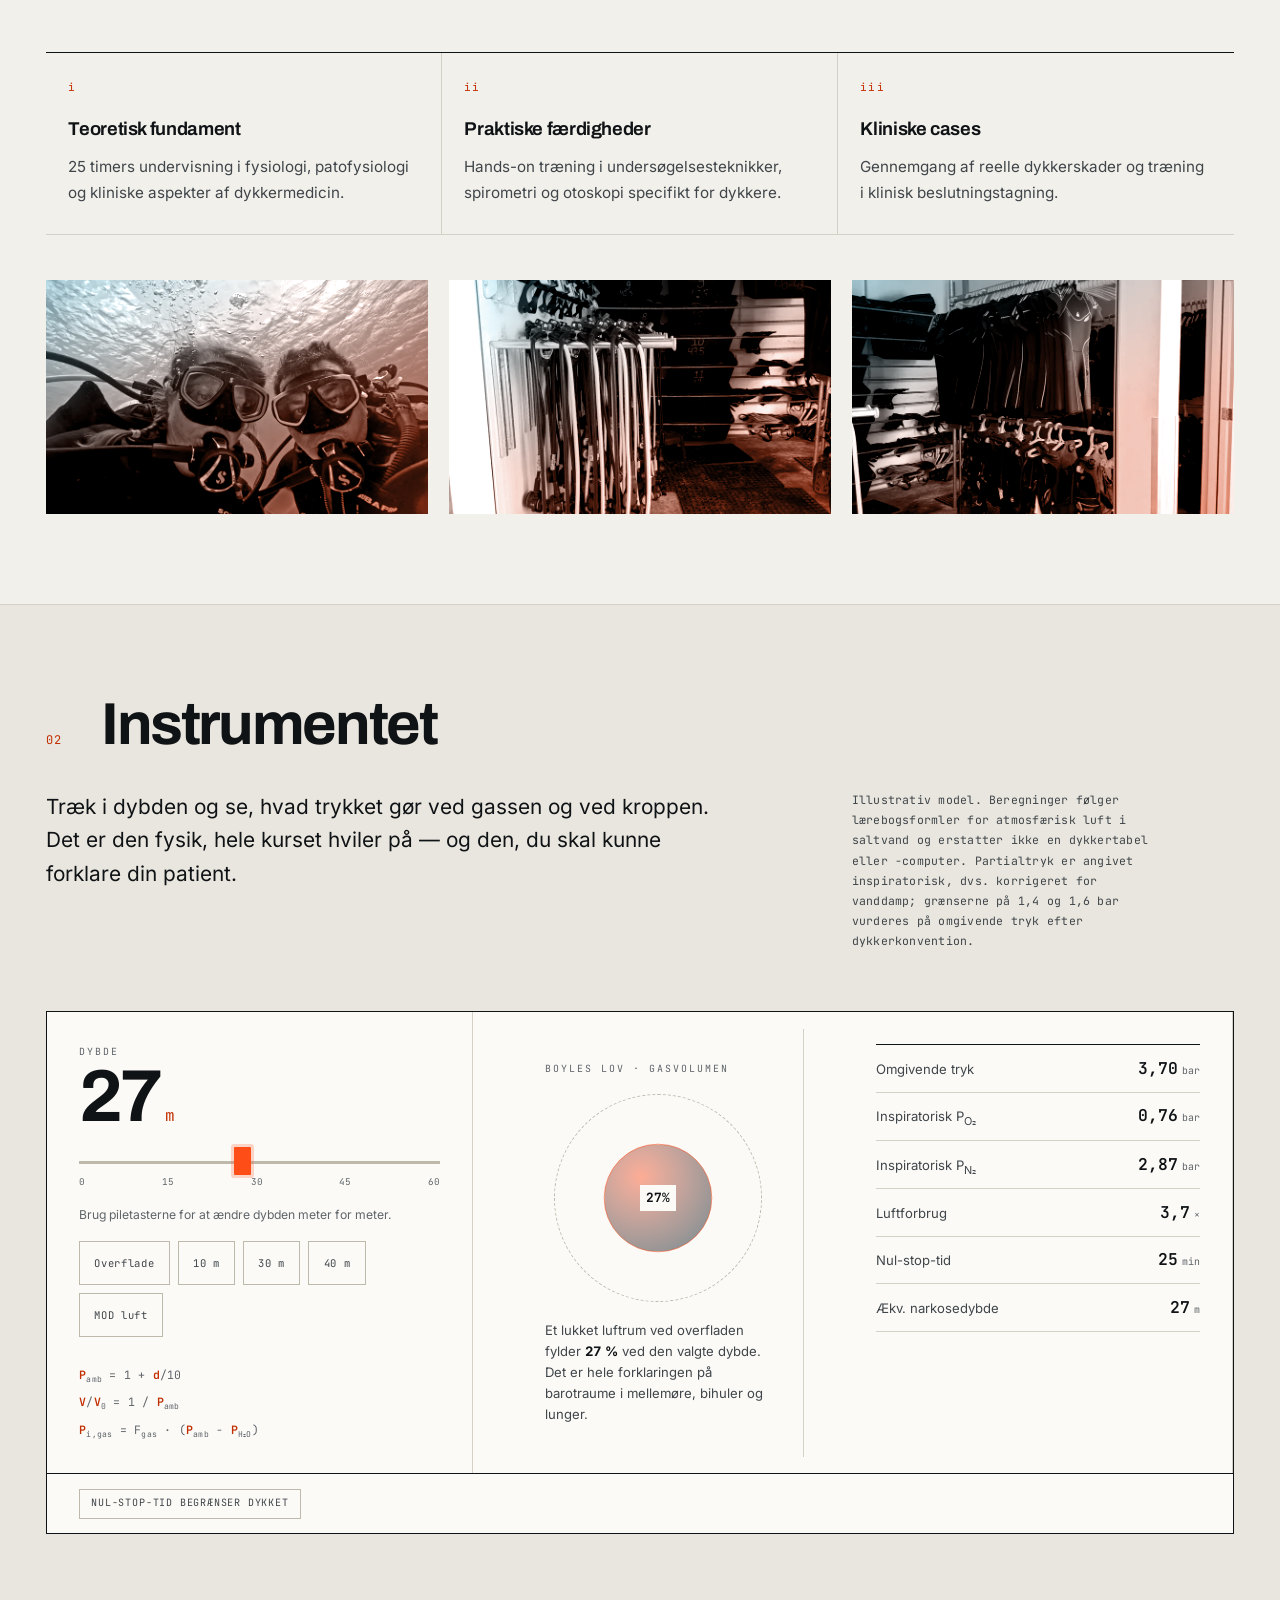
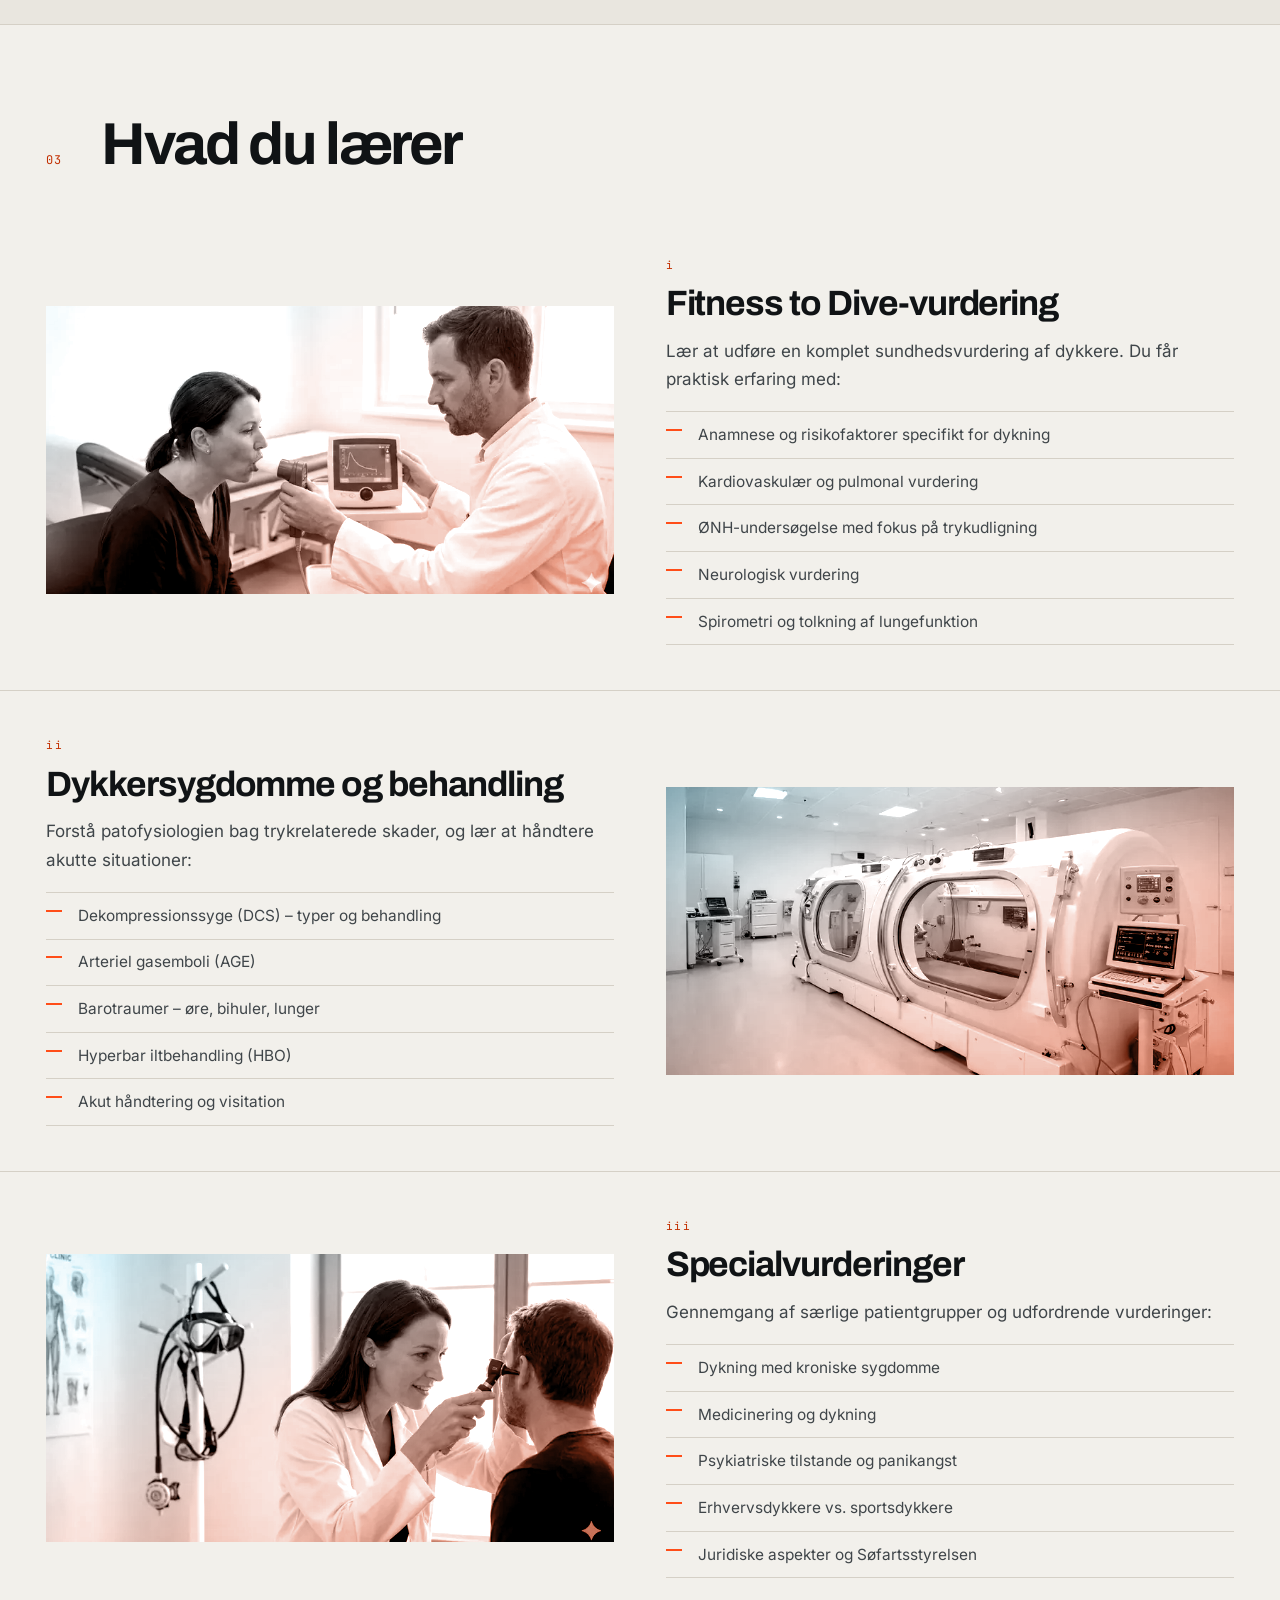
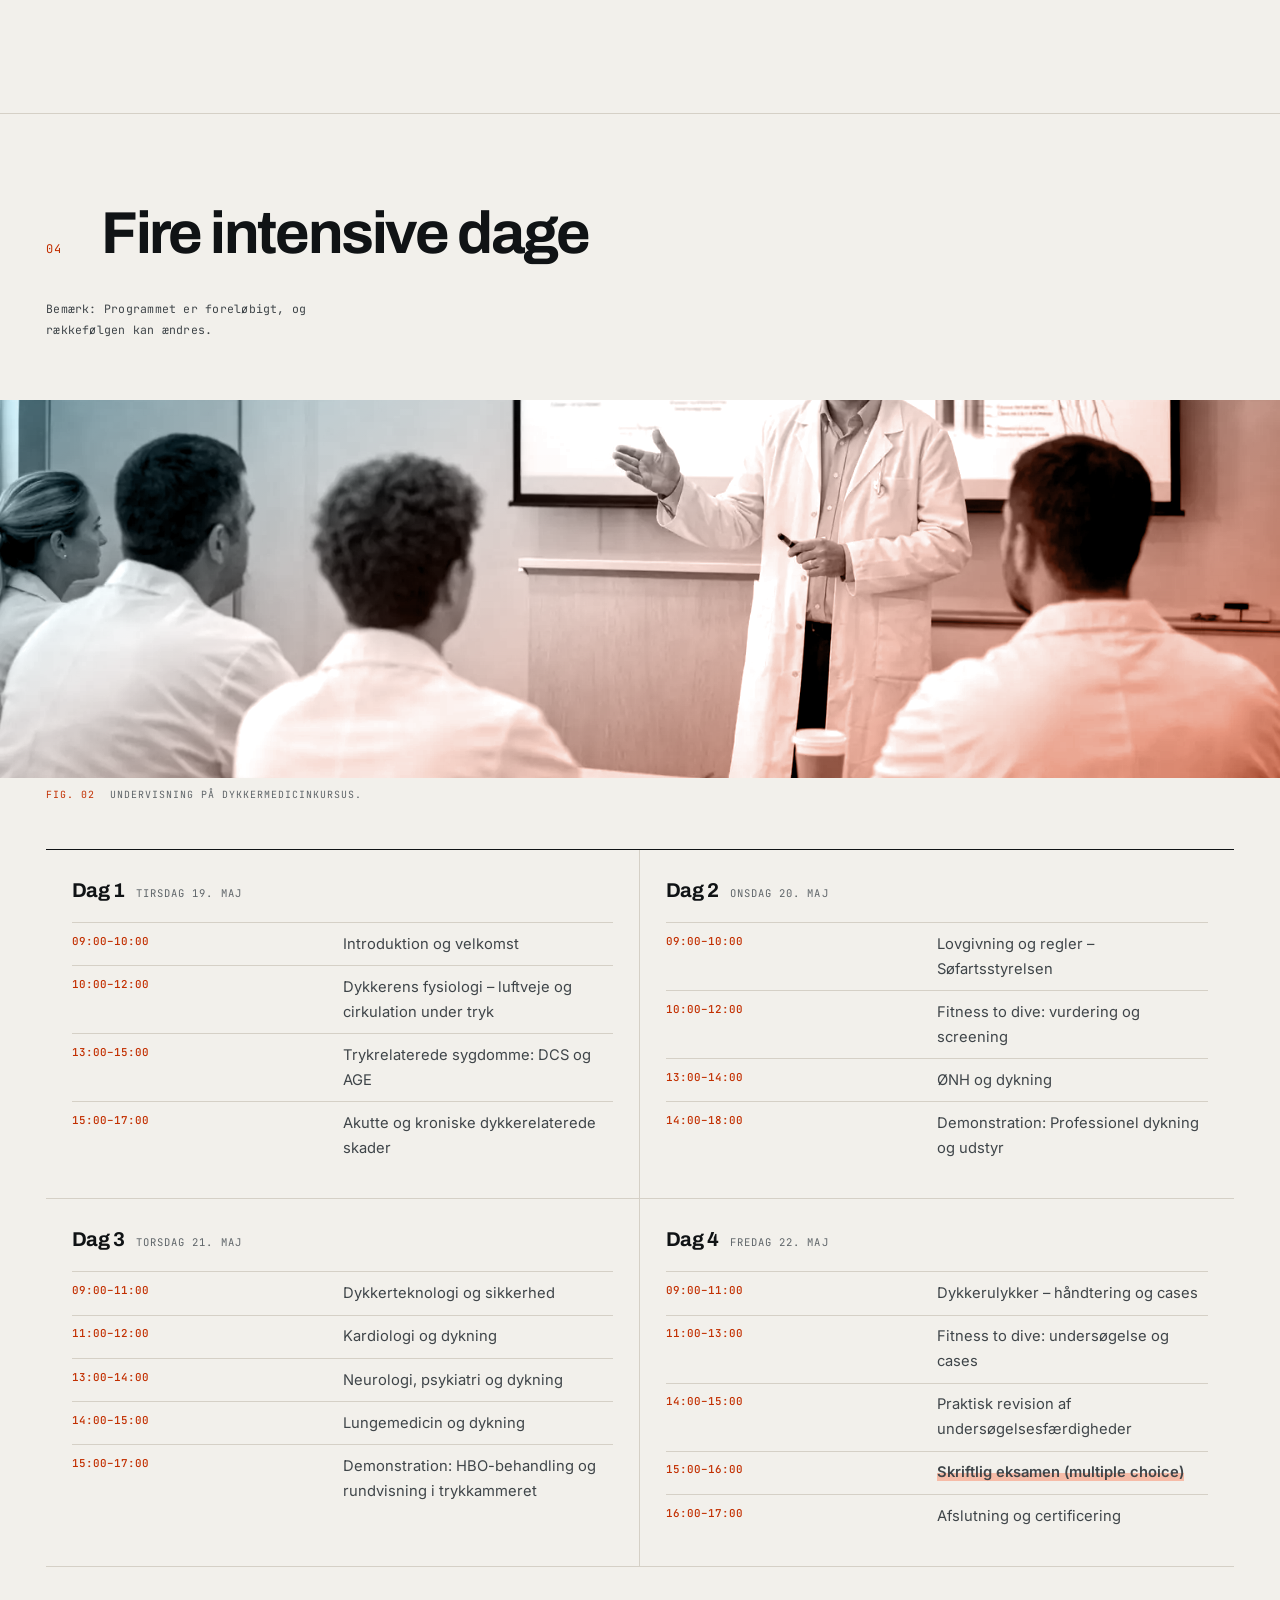
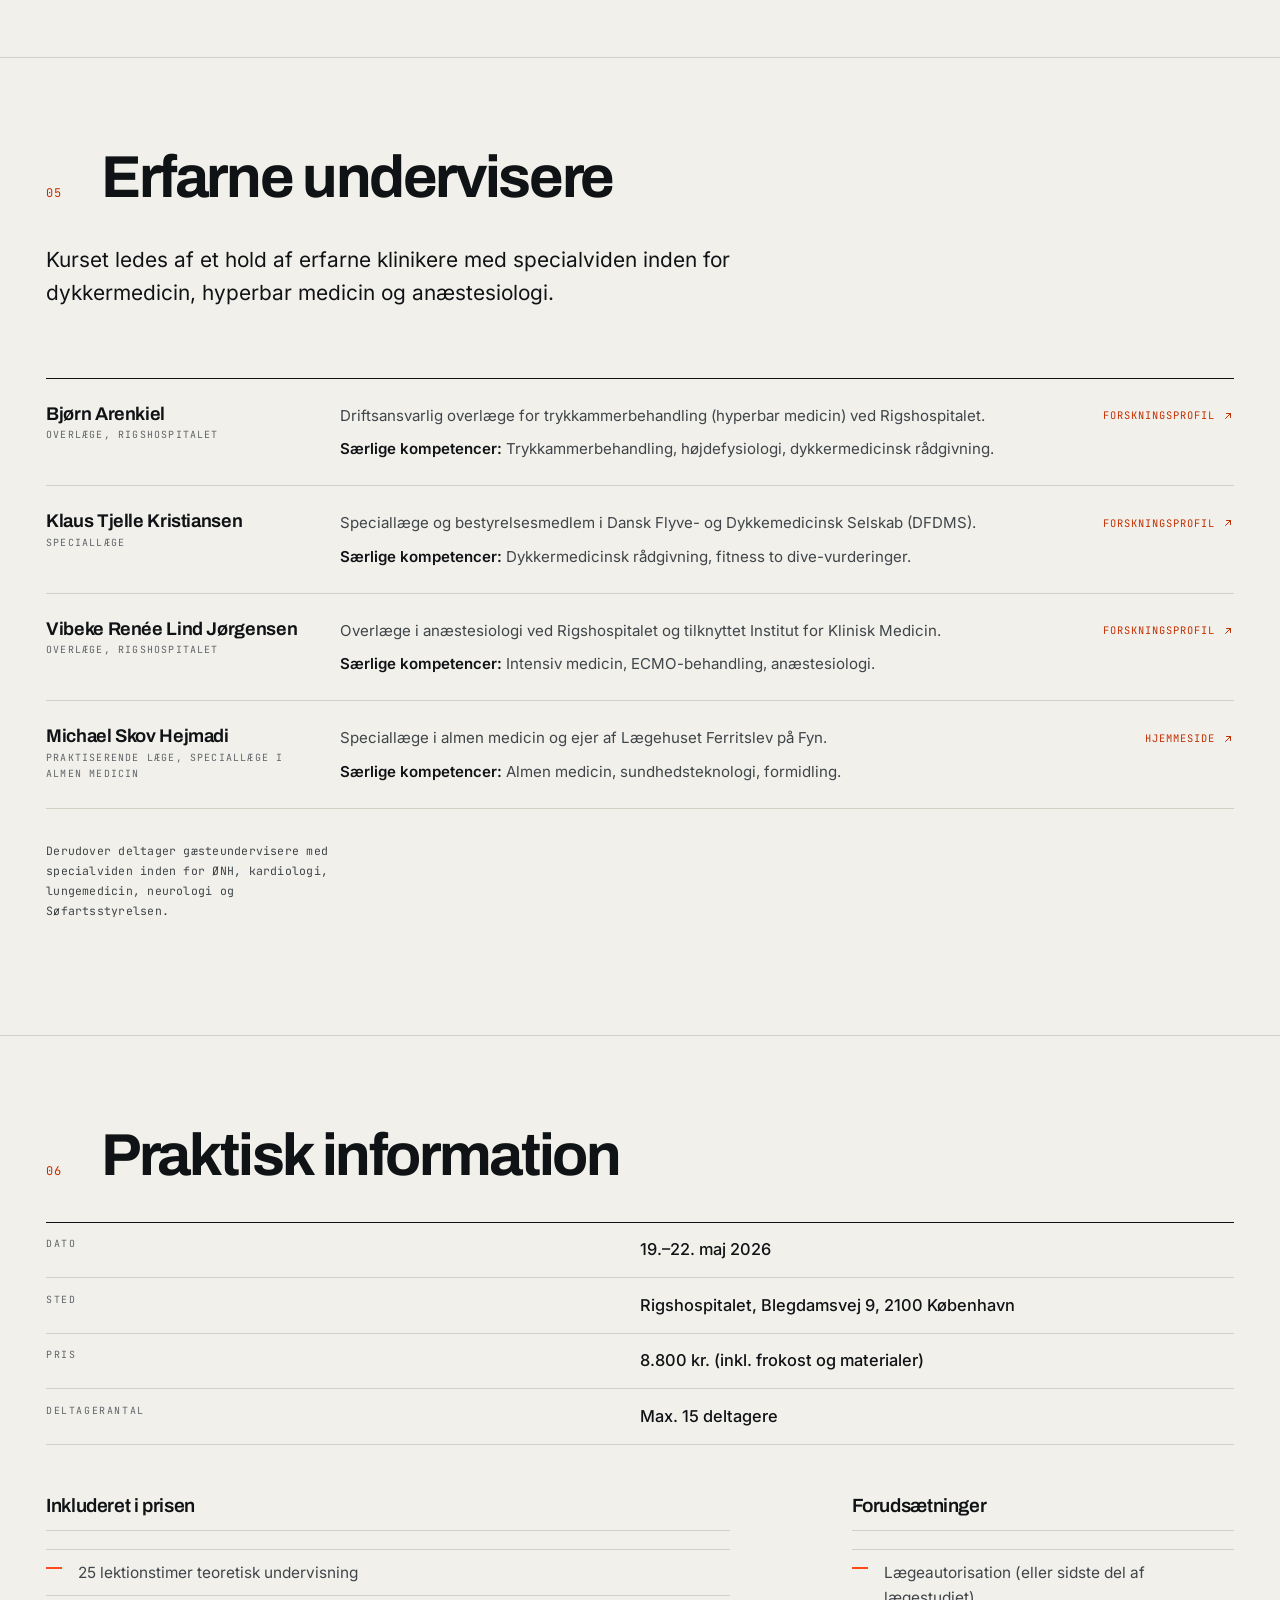
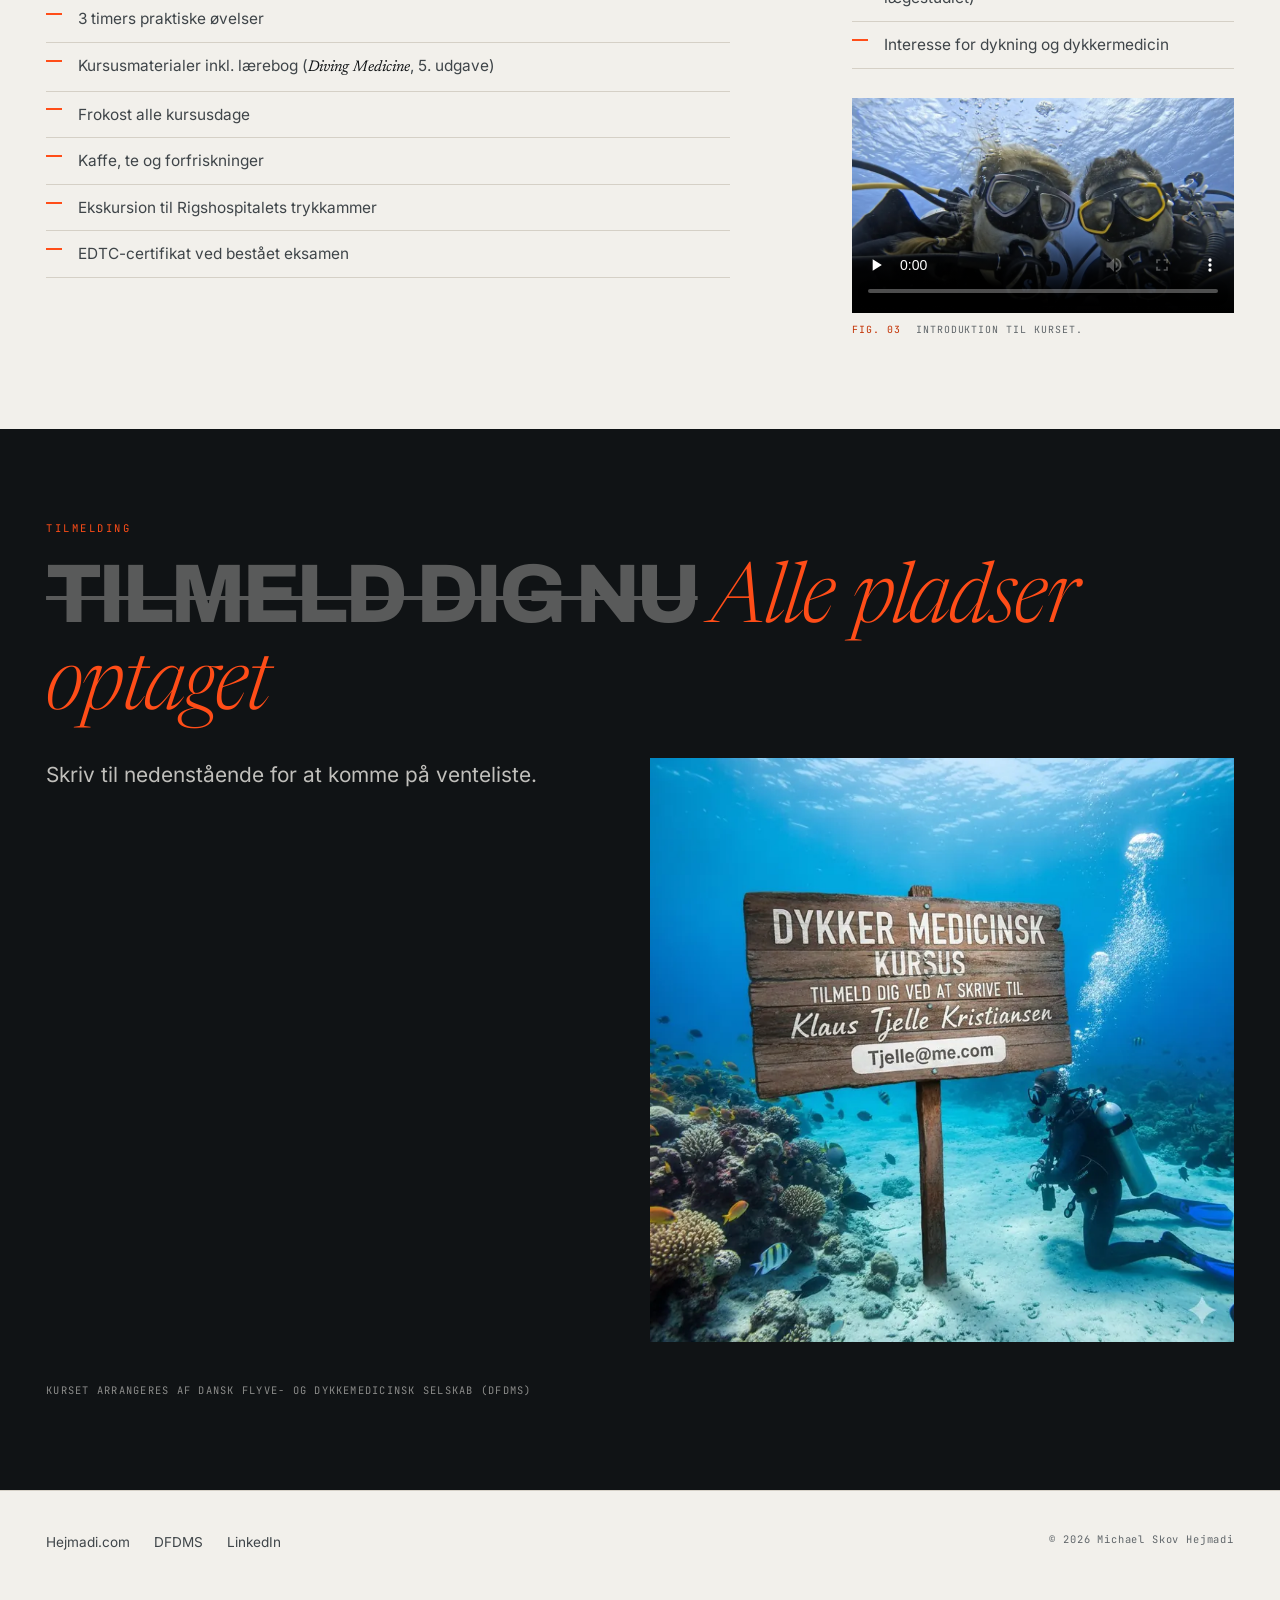
<file: dykkerlaege/instrumentet/index.html>
<!DOCTYPE html>
<html lang="da" data-concept="instrumentet">
<head>
<meta charset="UTF-8">
<meta name="viewport" content="width=device-width, initial-scale=1, viewport-fit=cover">
<title>Fitness to Dive — Dykkermedicin | EDTC-certificeret kursus, Rigshospitalet 2026</title>
<meta name="description" content="EDTC-certificeret dykkermedicinkursus 19.–22. maj 2026 på Rigshospitalet. Fire intensive dage. Bliv certificeret til at udføre fitness to dive-undersøgelser.">
<meta name="author" content="Michael Skov Hejmadi">
<meta name="theme-color" content="#f2f0eb">
<meta name="color-scheme" content="light dark">
<link rel="icon" href="favicon.svg" type="image/svg+xml">

<meta property="og:type" content="website">
<meta property="og:locale" content="da_DK">
<meta property="og:title" content="Fitness to Dive — Dykkermedicin">
<meta property="og:description" content="EDTC-certificeret kursus på Rigshospitalet, 19.–22. maj 2026.">
<meta property="og:image" content="../../assets/img/dyk/preview.webp">
<meta name="twitter:card" content="summary_large_image">

<script type="application/ld+json">
{
  "@context": "https://schema.org",
  "@type": "Course",
  "name": "EDTC Dykkermedicin Kursus 2026",
  "description": "EDTC-certificeret dykkermedicinkursus. Bliv certificeret til at udføre fitness to dive-undersøgelser.",
  "inLanguage": "da",
  "provider": { "@type": "Organization", "name": "Rigshospitalet", "sameAs": "https://www.rigshospitalet.dk" },
  "hasCourseInstance": {
    "@type": "CourseInstance",
    "courseMode": "https://schema.org/OnSite",
    "location": { "@type": "Place", "name": "Rigshospitalet",
      "address": { "@type": "PostalAddress", "streetAddress": "Blegdamsvej 9", "postalCode": "2100", "addressLocality": "København", "addressCountry": "DK" } },
    "startDate": "2026-05-19", "endDate": "2026-05-22", "duration": "P4D",
    "offers": { "@type": "Offer", "price": "8800", "priceCurrency": "DKK", "availability": "https://schema.org/SoldOut" }
  }
}
</script>

<link rel="preload" href="../../assets/fonts/archivo-var.woff2" as="font" type="font/woff2" crossorigin>
<link rel="preload" href="../../assets/fonts/inter-var.woff2" as="font" type="font/woff2" crossorigin>
<link rel="stylesheet" href="style.css">
<script>
  document.documentElement.classList.add('js');
  try{var t=localStorage.getItem('fd-theme'); if(t) document.documentElement.dataset.theme=t;}catch(e){}
</script>
</head>

<body>
<a class="skip" href="#hovedindhold">Spring til indhold</a>
<div class="grain" aria-hidden="true"></div>

<!-- ══ Masthead ═════════════════════════════════════════════════ -->
<header class="mast">
  <div class="mast__rule"></div>
  <div class="mast__bar">
    <a class="mast__id" href="../../index.html">
      <span class="mast__mark" aria-hidden="true">
        <svg viewBox="0 0 24 24"><path d="M3 8h18M3 12h18M3 16h18"/></svg>
      </span>
      Dykkermedicin
    </a>

    <nav class="mast__nav" id="nav" aria-label="Sektioner">
      <a href="#om"><i>01</i>Om kurset</a>
      <a href="#instrument"><i>02</i>Instrument</a>
      <a href="#indhold"><i>03</i>Indhold</a>
      <a href="#program"><i>04</i>Program</a>
      <a href="#undervisere"><i>05</i>Undervisere</a>
      <a href="#praktisk"><i>06</i>Praktisk</a>
    </nav>

    <div class="mast__tools">
      <button class="tgl" id="themeBtn" type="button" aria-label="Skift mellem lyst og mørkt tema">
        <svg class="tgl__sun" viewBox="0 0 24 24" aria-hidden="true"><circle cx="12" cy="12" r="4"/><path d="M12 2v2m0 16v2M2 12h2m16 0h2M4.9 4.9l1.4 1.4m11.4 11.4l1.4 1.4M19.1 4.9l-1.4 1.4M6.3 17.7l-1.4 1.4"/></svg>
        <svg class="tgl__moon" viewBox="0 0 24 24" aria-hidden="true"><path d="M21 12.8A9 9 0 1111.2 3a7 7 0 009.8 9.8z"/></svg>
      </button>
      <button class="burger" id="burger" aria-expanded="false" aria-controls="nav">
        <span></span><span></span><em class="sr">Menu</em>
      </button>
    </div>
  </div>
  <div class="ticker" aria-hidden="true">
    <div class="ticker__track">
      <span>EDTC-certificeret kursus</span><span>·</span><span>19.–22. maj 2026</span><span>·</span>
      <span>Rigshospitalet, Blegdamsvej 9</span><span>·</span><span>Max 15 deltagere</span><span>·</span>
      <span class="hot">Alle pladser optaget — skriv for venteliste</span><span>·</span>
      <span>EDTC-certificeret kursus</span><span>·</span><span>19.–22. maj 2026</span><span>·</span>
      <span>Rigshospitalet, Blegdamsvej 9</span><span>·</span><span>Max 15 deltagere</span><span>·</span>
      <span class="hot">Alle pladser optaget — skriv for venteliste</span><span>·</span>
    </div>
  </div>
  <div class="mast__progress" id="progress" role="presentation"><span></span></div>
</header>

<main id="hovedindhold">

<!-- ══ Hero ═════════════════════════════════════════════════════ -->
<section class="hero">
  <div class="grid">
    <p class="kicker c1-4">EDTC-certificeret kursus</p>

    <h1 class="hero__h1 c1-8">
      <span class="kin" data-kin>Fitness</span>
      <span class="kin kin--out" data-kin>to</span>
      <span class="kin" data-kin>Dive</span>
    </h1>

    <p class="hero__sub c1-6">
      Dykkermedicin. 4 dages intensivt kursus på Rigshospitalet med erfarne klinikere.
      Bliv certificeret til at udføre dykkermedicinske undersøgelser og vurderinger.
    </p>

    <dl class="spec spec--hero c9-12">
      <div><dt>Dato</dt><dd>19.–22. maj 2026</dd></div>
      <div><dt>Sted</dt><dd>Rigshospitalet, København</dd></div>
      <div><dt>Pris</dt><dd><span class="num">8.800</span> kr.</dd></div>
      <div><dt>Pladser</dt><dd><span class="num">15</span> deltagere</dd></div>
    </dl>
  </div>

  <figure class="hero__plate">
    <div class="duo">
      <img src="../../assets/img/dyk/dykker-hero.webp" srcset="../../assets/img/dyk/dykker-hero-800.webp 800w, ../../assets/img/dyk/dykker-hero.webp 1600w" sizes="100vw" alt="Dykker i frit vand under overfladen" width="2000" height="1090" fetchpriority="high" decoding="async">
    </div>
    <figcaption><span>Fig. 01</span> Fitness to dive — vurderingen begynder på overfladen.</figcaption>
  </figure>
</section>

<!-- ══ 01 — Om kurset ═══════════════════════════════════════════ -->
<section class="sec" id="om">
  <div class="grid">
    <div class="sec__head c1-12">
      <span class="sec__no">01</span>
      <h2 class="h2">Bliv certificeret dykkerlæge</h2>
    </div>

    <p class="body-lg c1-7">
      Kurset giver dig de nødvendige kompetencer til at udføre &bdquo;fitness to dive&ldquo;-undersøgelser
      og rådgive om dykkermedicinske problemstillinger. Du lærer om alt fra trykrelaterede sygdomme
      til den praktiske vurdering af sportsdykkere og erhvervsdykkere.
    </p>

    <aside class="margin c9-12">
      <p><strong>EDTC-certificering</strong></p>
      <p>Kurset opfylder kravene fra European Diving Technology Committee (EDTC) og giver dig
        international anerkendelse som dykkerlæge.</p>
    </aside>

    <ol class="pillars c1-12">
      <li>
        <span class="pillars__n">i</span>
        <h3>Teoretisk fundament</h3>
        <p>25 timers undervisning i fysiologi, patofysiologi og kliniske aspekter af dykkermedicin.</p>
      </li>
      <li>
        <span class="pillars__n">ii</span>
        <h3>Praktiske færdigheder</h3>
        <p>Hands-on træning i undersøgelsesteknikker, spirometri og otoskopi specifikt for dykkere.</p>
      </li>
      <li>
        <span class="pillars__n">iii</span>
        <h3>Kliniske cases</h3>
        <p>Gennemgang af reelle dykkerskader og træning i klinisk beslutningstagning.</p>
      </li>
    </ol>

    <div class="plates c1-12">
      <figure class="duo"><img src="../../assets/img/dyk/dykker-selfie-800.webp" srcset="../../assets/img/dyk/dykker-selfie-800.webp 800w, ../../assets/img/dyk/dykker-selfie.webp 1280w" sizes="(max-width:800px) 92vw, 31vw" alt="Dykkere under vand" width="1280" height="1120" loading="lazy" decoding="async"></figure>
      <figure class="duo"><img src="../../assets/img/dyk/dykkerudstyr-1-800.webp" srcset="../../assets/img/dyk/dykkerudstyr-1-800.webp 800w, ../../assets/img/dyk/dykkerudstyr-1.webp 960w" sizes="(max-width:800px) 92vw, 31vw" alt="Professionelt dykkerudstyr" width="960" height="1280" loading="lazy" decoding="async"></figure>
      <figure class="duo"><img src="../../assets/img/dyk/dykkerudstyr-2-800.webp" srcset="../../assets/img/dyk/dykkerudstyr-2-800.webp 800w, ../../assets/img/dyk/dykkerudstyr-2.webp 960w" sizes="(max-width:800px) 92vw, 31vw" alt="Dykkerudstyr og våddragt" width="960" height="1280" loading="lazy" decoding="async"></figure>
    </div>
  </div>
</section>

<!-- ══ 02 — Instrumentet ════════════════════════════════════════ -->
<section class="sec sec--inst" id="instrument">
  <div class="grid">
    <div class="sec__head c1-12">
      <span class="sec__no">02</span>
      <h2 class="h2">Instrumentet</h2>
    </div>
    <p class="body-lg c1-7">
      Træk i dybden og se, hvad trykket gør ved gassen og ved kroppen. Det er den fysik, hele
      kurset hviler på — og den, du skal kunne forklare din patient.
    </p>
    <p class="margin-note c9-12">Illustrativ model. Beregninger følger lærebogsformler for
      atmosfærisk luft i saltvand og erstatter ikke en dykkertabel eller -computer.
      Partialtryk er angivet inspiratorisk, dvs. korrigeret for vanddamp;
      grænserne på 1,4 og 1,6 bar vurderes på omgivende tryk efter dykkerkonvention.</p>

    <div class="inst c1-12">
      <!-- Kontrol -->
      <div class="inst__ctrl">
        <label class="inst__label" for="depth">Dybde</label>
        <div class="inst__readout">
          <output id="outDepth" for="depth">0</output><span class="unit">m</span>
        </div>
        <input id="depth" type="range" min="0" max="60" step="1" value="0"
               aria-describedby="instHelp">
        <div class="inst__scale" aria-hidden="true">
          <span>0</span><span>15</span><span>30</span><span>45</span><span>60</span>
        </div>
        <p class="inst__help" id="instHelp">Brug piletasterne for at ændre dybden meter for meter.</p>
        <div class="inst__presets">
          <button type="button" data-d="0">Overflade</button>
          <button type="button" data-d="10">10 m</button>
          <button type="button" data-d="30">30 m</button>
          <button type="button" data-d="40">40 m</button>
          <button type="button" data-d="57">MOD luft</button>
        </div>

        <div class="inst__math" aria-hidden="true">
          <p><span>P</span><sub>amb</sub> = 1 + <span>d</span>/10</p>
          <p><span>V</span>/<span>V</span><sub>0</sub> = 1 / <span>P</span><sub>amb</sub></p>
          <p><span>P</span><sub>i,gas</sub> = F<sub>gas</sub> · (<span>P</span><sub>amb</sub> − <span>P</span><sub>H₂O</sub>)</p>
        </div>
      </div>

      <!-- Boyle -->
      <figure class="inst__boyle">
        <figcaption>Boyles lov · gasvolumen</figcaption>
        <div class="boyle">
          <div class="boyle__ref" aria-hidden="true"></div>
          <div class="boyle__now" id="boyleNow"></div>
          <span class="boyle__val"><b id="outVol">100</b>%</span>
        </div>
        <p class="inst__cap">Et lukket luftrum ved overfladen fylder <b id="outVolTxt">100&nbsp;%</b>
          ved den valgte dybde. Det er hele forklaringen på barotraume i mellemøre, bihuler og lunger.</p>
      </figure>

      <!-- Aflæsning -->
      <dl class="inst__data">
        <div><dt>Omgivende tryk</dt><dd><b id="outP">1,00</b><i>bar</i></dd></div>
        <div><dt>Inspiratorisk P<sub>O₂</sub></dt><dd><b id="outPO2">0,20</b><i>bar</i></dd></div>
        <div><dt>Inspiratorisk P<sub>N₂</sub></dt><dd><b id="outPN2">0,74</b><i>bar</i></dd></div>
        <div><dt>Luftforbrug</dt><dd><b id="outSAC">1,0</b><i>&times;</i></dd></div>
        <div><dt>Nul-stop-tid</dt><dd><b id="outNDL">∞</b><i id="outNDLu"></i></dd></div>
        <div><dt>Ækv. narkosedybde</dt><dd><b id="outEND">0</b><i>m</i></dd></div>
      </dl>

      <!-- Flag -->
      <ul class="inst__flags" id="flags" aria-live="polite">
        <li class="flag" data-flag="surface">Overfladen · 1 atm</li>
      </ul>
    </div>
  </div>
</section>

<!-- ══ 03 — Indhold ═════════════════════════════════════════════ -->
<section class="sec" id="indhold">
  <div class="grid">
    <div class="sec__head c1-12">
      <span class="sec__no">03</span>
      <h2 class="h2">Hvad du lærer</h2>
    </div>
  </div>

  <article class="row">
    <div class="row__inner">
      <figure class="row__fig duo">
        <img src="../../assets/img/dyk/spirometri-800.webp" srcset="../../assets/img/dyk/spirometri-800.webp 800w, ../../assets/img/dyk/spirometri.webp 1600w" sizes="(max-width:900px) 92vw, 44vw" alt="Spirometri-undersøgelse" width="2000" height="1090" loading="lazy" decoding="async">
      </figure>
      <div class="row__body">
        <p class="row__no">i</p>
        <h3>Fitness to Dive-vurdering</h3>
        <p>Lær at udføre en komplet sundhedsvurdering af dykkere. Du får praktisk erfaring med:</p>
        <ul class="rules">
          <li>Anamnese og risikofaktorer specifikt for dykning</li>
          <li>Kardiovaskulær og pulmonal vurdering</li>
          <li>ØNH-undersøgelse med fokus på trykudligning</li>
          <li>Neurologisk vurdering</li>
          <li>Spirometri og tolkning af lungefunktion</li>
        </ul>
      </div>
    </div>
  </article>

  <article class="row row--flip">
    <div class="row__inner">
      <figure class="row__fig duo">
        <img src="../../assets/img/dyk/trykkammer-eksterior-800.webp" srcset="../../assets/img/dyk/trykkammer-eksterior-800.webp 800w, ../../assets/img/dyk/trykkammer-eksterior.webp 1536w" sizes="(max-width:900px) 92vw, 44vw" alt="Hyperbart trykkammer" width="1536" height="1024" loading="lazy" decoding="async">
      </figure>
      <div class="row__body">
        <p class="row__no">ii</p>
        <h3>Dykkersygdomme og behandling</h3>
        <p>Forstå patofysiologien bag trykrelaterede skader, og lær at håndtere akutte situationer:</p>
        <ul class="rules">
          <li>Dekompressionssyge (DCS) – typer og behandling</li>
          <li>Arteriel gasemboli (AGE)</li>
          <li>Barotraumer – øre, bihuler, lunger</li>
          <li>Hyperbar iltbehandling (HBO)</li>
          <li>Akut håndtering og visitation</li>
        </ul>
      </div>
    </div>
  </article>

  <article class="row">
    <div class="row__inner">
      <figure class="row__fig duo">
        <img src="../../assets/img/dyk/otoskopi-800.webp" srcset="../../assets/img/dyk/otoskopi-800.webp 800w, ../../assets/img/dyk/otoskopi.webp 1600w" sizes="(max-width:900px) 92vw, 44vw" alt="Øreundersøgelse af dykker" width="2000" height="1090" loading="lazy" decoding="async">
      </figure>
      <div class="row__body">
        <p class="row__no">iii</p>
        <h3>Specialvurderinger</h3>
        <p>Gennemgang af særlige patientgrupper og udfordrende vurderinger:</p>
        <ul class="rules">
          <li>Dykning med kroniske sygdomme</li>
          <li>Medicinering og dykning</li>
          <li>Psykiatriske tilstande og panikangst</li>
          <li>Erhvervsdykkere vs. sportsdykkere</li>
          <li>Juridiske aspekter og Søfartsstyrelsen</li>
        </ul>
      </div>
    </div>
  </article>
</section>

<!-- ══ 04 — Program ═════════════════════════════════════════════ -->
<section class="sec" id="program">
  <div class="grid">
    <div class="sec__head c1-12">
      <span class="sec__no">04</span>
      <h2 class="h2">Fire intensive dage</h2>
    </div>
    <p class="margin-note c1-12">Bemærk: Programmet er foreløbigt, og rækkefølgen kan ændres.</p>
  </div>

  <figure class="bleed">
    <div class="duo">
      <img src="../../assets/img/dyk/undervisning-2.webp" srcset="../../assets/img/dyk/undervisning-2-800.webp 800w, ../../assets/img/dyk/undervisning-2.webp 1536w" sizes="100vw" alt="Undervisning på dykkermedicinkursus" width="1536" height="1024" loading="lazy" decoding="async">
    </div>
    <figcaption><span>Fig. 02</span> Undervisning på dykkermedicinkursus.</figcaption>
  </figure>

  <div class="grid">
    <div class="sched c1-12">
      <section class="sched__day">
        <h3><b>Dag 1</b><span>Tirsdag 19. maj</span></h3>
        <table>
          <caption class="sr">Program for dag 1</caption>
          <tbody>
            <tr><th scope="row">09:00–10:00</th><td>Introduktion og velkomst</td></tr>
            <tr><th scope="row">10:00–12:00</th><td>Dykkerens fysiologi – luftveje og cirkulation under tryk</td></tr>
            <tr><th scope="row">13:00–15:00</th><td>Trykrelaterede sygdomme: DCS og AGE</td></tr>
            <tr><th scope="row">15:00–17:00</th><td>Akutte og kroniske dykkerelaterede skader</td></tr>
          </tbody>
        </table>
      </section>
      <section class="sched__day">
        <h3><b>Dag 2</b><span>Onsdag 20. maj</span></h3>
        <table>
          <caption class="sr">Program for dag 2</caption>
          <tbody>
            <tr><th scope="row">09:00–10:00</th><td>Lovgivning og regler – Søfartsstyrelsen</td></tr>
            <tr><th scope="row">10:00–12:00</th><td>Fitness to dive: vurdering og screening</td></tr>
            <tr><th scope="row">13:00–14:00</th><td>ØNH og dykning</td></tr>
            <tr><th scope="row">14:00–18:00</th><td>Demonstration: Professionel dykning og udstyr</td></tr>
          </tbody>
        </table>
      </section>
      <section class="sched__day">
        <h3><b>Dag 3</b><span>Torsdag 21. maj</span></h3>
        <table>
          <caption class="sr">Program for dag 3</caption>
          <tbody>
            <tr><th scope="row">09:00–11:00</th><td>Dykkerteknologi og sikkerhed</td></tr>
            <tr><th scope="row">11:00–12:00</th><td>Kardiologi og dykning</td></tr>
            <tr><th scope="row">13:00–14:00</th><td>Neurologi, psykiatri og dykning</td></tr>
            <tr><th scope="row">14:00–15:00</th><td>Lungemedicin og dykning</td></tr>
            <tr><th scope="row">15:00–17:00</th><td>Demonstration: HBO-behandling og rundvisning i trykkammeret</td></tr>
          </tbody>
        </table>
      </section>
      <section class="sched__day">
        <h3><b>Dag 4</b><span>Fredag 22. maj</span></h3>
        <table>
          <caption class="sr">Program for dag 4</caption>
          <tbody>
            <tr><th scope="row">09:00–11:00</th><td>Dykkerulykker – håndtering og cases</td></tr>
            <tr><th scope="row">11:00–13:00</th><td>Fitness to dive: undersøgelse og cases</td></tr>
            <tr><th scope="row">14:00–15:00</th><td>Praktisk revision af undersøgelsesfærdigheder</td></tr>
            <tr><th scope="row">15:00–16:00</th><td><mark>Skriftlig eksamen (multiple choice)</mark></td></tr>
            <tr><th scope="row">16:00–17:00</th><td>Afslutning og certificering</td></tr>
          </tbody>
        </table>
      </section>
    </div>
  </div>
</section>

<!-- ══ 05 — Undervisere ═════════════════════════════════════════ -->
<section class="sec" id="undervisere">
  <div class="grid">
    <div class="sec__head c1-12">
      <span class="sec__no">05</span>
      <h2 class="h2">Erfarne undervisere</h2>
    </div>
    <p class="body-lg c1-7">Kurset ledes af et hold af erfarne klinikere med specialviden inden for
      dykkermedicin, hyperbar medicin og anæstesiologi.</p>

    <ul class="faculty c1-12">
      <li>
        <div class="faculty__id"><h3>Bjørn Arenkiel</h3><p>Overlæge, Rigshospitalet</p></div>
        <div class="faculty__txt">
          <p>Driftsansvarlig overlæge for trykkammerbehandling (hyperbar medicin) ved Rigshospitalet.</p>
          <p class="faculty__sk"><span>Særlige kompetencer:</span> Trykkammerbehandling, højdefysiologi, dykkermedicinsk rådgivning.</p>
        </div>
        <a class="faculty__lnk" href="https://research.regionh.dk/da/persons/bjørn-arenkiel/" target="_blank" rel="noopener">Forskningsprofil<svg viewBox="0 0 24 24" aria-hidden="true"><path d="M7 17L17 7M9 7h8v8"/></svg></a>
      </li>
      <li>
        <div class="faculty__id"><h3>Klaus Tjelle Kristiansen</h3><p>Speciallæge</p></div>
        <div class="faculty__txt">
          <p>Speciallæge og bestyrelsesmedlem i Dansk Flyve- og Dykkemedicinsk Selskab (DFDMS).</p>
          <p class="faculty__sk"><span>Særlige kompetencer:</span> Dykkermedicinsk rådgivning, fitness to dive-vurderinger.</p>
        </div>
        <a class="faculty__lnk" href="https://researchprofiles.ku.dk/da/persons/klaus-tjelle-kristiansen/" target="_blank" rel="noopener">Forskningsprofil<svg viewBox="0 0 24 24" aria-hidden="true"><path d="M7 17L17 7M9 7h8v8"/></svg></a>
      </li>
      <li>
        <div class="faculty__id"><h3>Vibeke Renée Lind Jørgensen</h3><p>Overlæge, Rigshospitalet</p></div>
        <div class="faculty__txt">
          <p>Overlæge i anæstesiologi ved Rigshospitalet og tilknyttet Institut for Klinisk Medicin.</p>
          <p class="faculty__sk"><span>Særlige kompetencer:</span> Intensiv medicin, ECMO-behandling, anæstesiologi.</p>
        </div>
        <a class="faculty__lnk" href="https://researchprofiles.ku.dk/da/persons/vibeke-renée-lind-jørgensen/" target="_blank" rel="noopener">Forskningsprofil<svg viewBox="0 0 24 24" aria-hidden="true"><path d="M7 17L17 7M9 7h8v8"/></svg></a>
      </li>
      <li>
        <div class="faculty__id"><h3>Michael Skov Hejmadi</h3><p>Praktiserende læge, speciallæge i almen medicin</p></div>
        <div class="faculty__txt">
          <p>Speciallæge i almen medicin og ejer af Lægehuset Ferritslev på Fyn.</p>
          <p class="faculty__sk"><span>Særlige kompetencer:</span> Almen medicin, sundhedsteknologi, formidling.</p>
        </div>
        <a class="faculty__lnk" href="https://hejmadi.com/">Hjemmeside<svg viewBox="0 0 24 24" aria-hidden="true"><path d="M7 17L17 7M9 7h8v8"/></svg></a>
      </li>
    </ul>

    <p class="margin-note c1-12">Derudover deltager gæsteundervisere med specialviden inden for ØNH,
      kardiologi, lungemedicin, neurologi og Søfartsstyrelsen.</p>
  </div>
</section>

<!-- ══ 06 — Praktisk ════════════════════════════════════════════ -->
<section class="sec" id="praktisk">
  <div class="grid">
    <div class="sec__head c1-12">
      <span class="sec__no">06</span>
      <h2 class="h2">Praktisk information</h2>
    </div>

    <table class="datasheet c1-12">
      <caption class="sr">Kursusdetaljer</caption>
      <tbody>
        <tr><th scope="row">Dato</th><td>19.–22. maj 2026</td></tr>
        <tr><th scope="row">Sted</th><td>Rigshospitalet, Blegdamsvej 9, 2100 København</td></tr>
        <tr><th scope="row">Pris</th><td>8.800 kr. (inkl. frokost og materialer)</td></tr>
        <tr><th scope="row">Deltagerantal</th><td>Max. 15 deltagere</td></tr>
      </tbody>
    </table>

    <div class="c1-7">
      <h3 class="h3">Inkluderet i prisen</h3>
      <ul class="rules">
        <li>25 lektionstimer teoretisk undervisning</li>
        <li>3 timers praktiske øvelser</li>
        <li>Kursusmaterialer inkl. lærebog (<em>Diving Medicine</em>, 5. udgave)</li>
        <li>Frokost alle kursusdage</li>
        <li>Kaffe, te og forfriskninger</li>
        <li>Ekskursion til Rigshospitalets trykkammer</li>
        <li>EDTC-certifikat ved bestået eksamen</li>
      </ul>
    </div>
    <div class="c9-12">
      <h3 class="h3">Forudsætninger</h3>
      <ul class="rules">
        <li>Lægeautorisation (eller sidste del af lægestudiet)</li>
        <li>Interesse for dykning og dykkermedicin</li>
      </ul>
      <figure class="video">
        <video controls playsinline preload="none" poster="../../assets/img/dyk/dykker-selfie-800.webp">
          <source src="../../assets/video/dykkermedicin-intro.mp4" type="video/mp4">
          Din browser understøtter ikke video.
        </video>
        <figcaption><span>Fig. 03</span> Introduktion til kurset.</figcaption>
      </figure>
    </div>
  </div>
</section>

<!-- ══ Tilmelding ═══════════════════════════════════════════════ -->
<section class="closer" id="tilmelding">
  <div class="grid">
    <p class="kicker c1-12">Tilmelding</p>
    <h2 class="closer__h c1-12"><s>Tilmeld dig nu</s> <em>Alle pladser optaget</em></h2>
    <p class="body-lg c1-6">Skriv til nedenstående for at komme på venteliste.</p>
    <figure class="closer__img c7-12">
      <img src="../../assets/img/dyk/tilmelding-800.webp" srcset="../../assets/img/dyk/tilmelding-800.webp 800w, ../../assets/img/dyk/tilmelding.webp 1024w" sizes="(max-width:800px) 92vw, 40vw" alt="Tilmelding – skriv til Klaus Tjelle Kristiansen" width="1024" height="1024" loading="lazy" decoding="async">
    </figure>
    <p class="fine c1-12">Kurset arrangeres af Dansk Flyve- og Dykkemedicinsk Selskab (DFDMS)</p>
  </div>
</section>

</main>

<footer class="foot">
  <div class="grid">
    <nav class="foot__nav c1-6" aria-label="Eksterne links">
      <a href="https://hejmadi.com/">Hejmadi.com</a>
      <a href="https://dfdms.dk/" target="_blank" rel="noopener">DFDMS</a>
      <a href="https://www.linkedin.com/in/michael-hejmadi/" target="_blank" rel="noopener">LinkedIn</a>
    </nav>
    <p class="foot__c c9-12">&copy; 2026 Michael Skov Hejmadi</p>
  </div>
</footer>

<script src="app.js" defer></script>
</body>
</html>
</file>
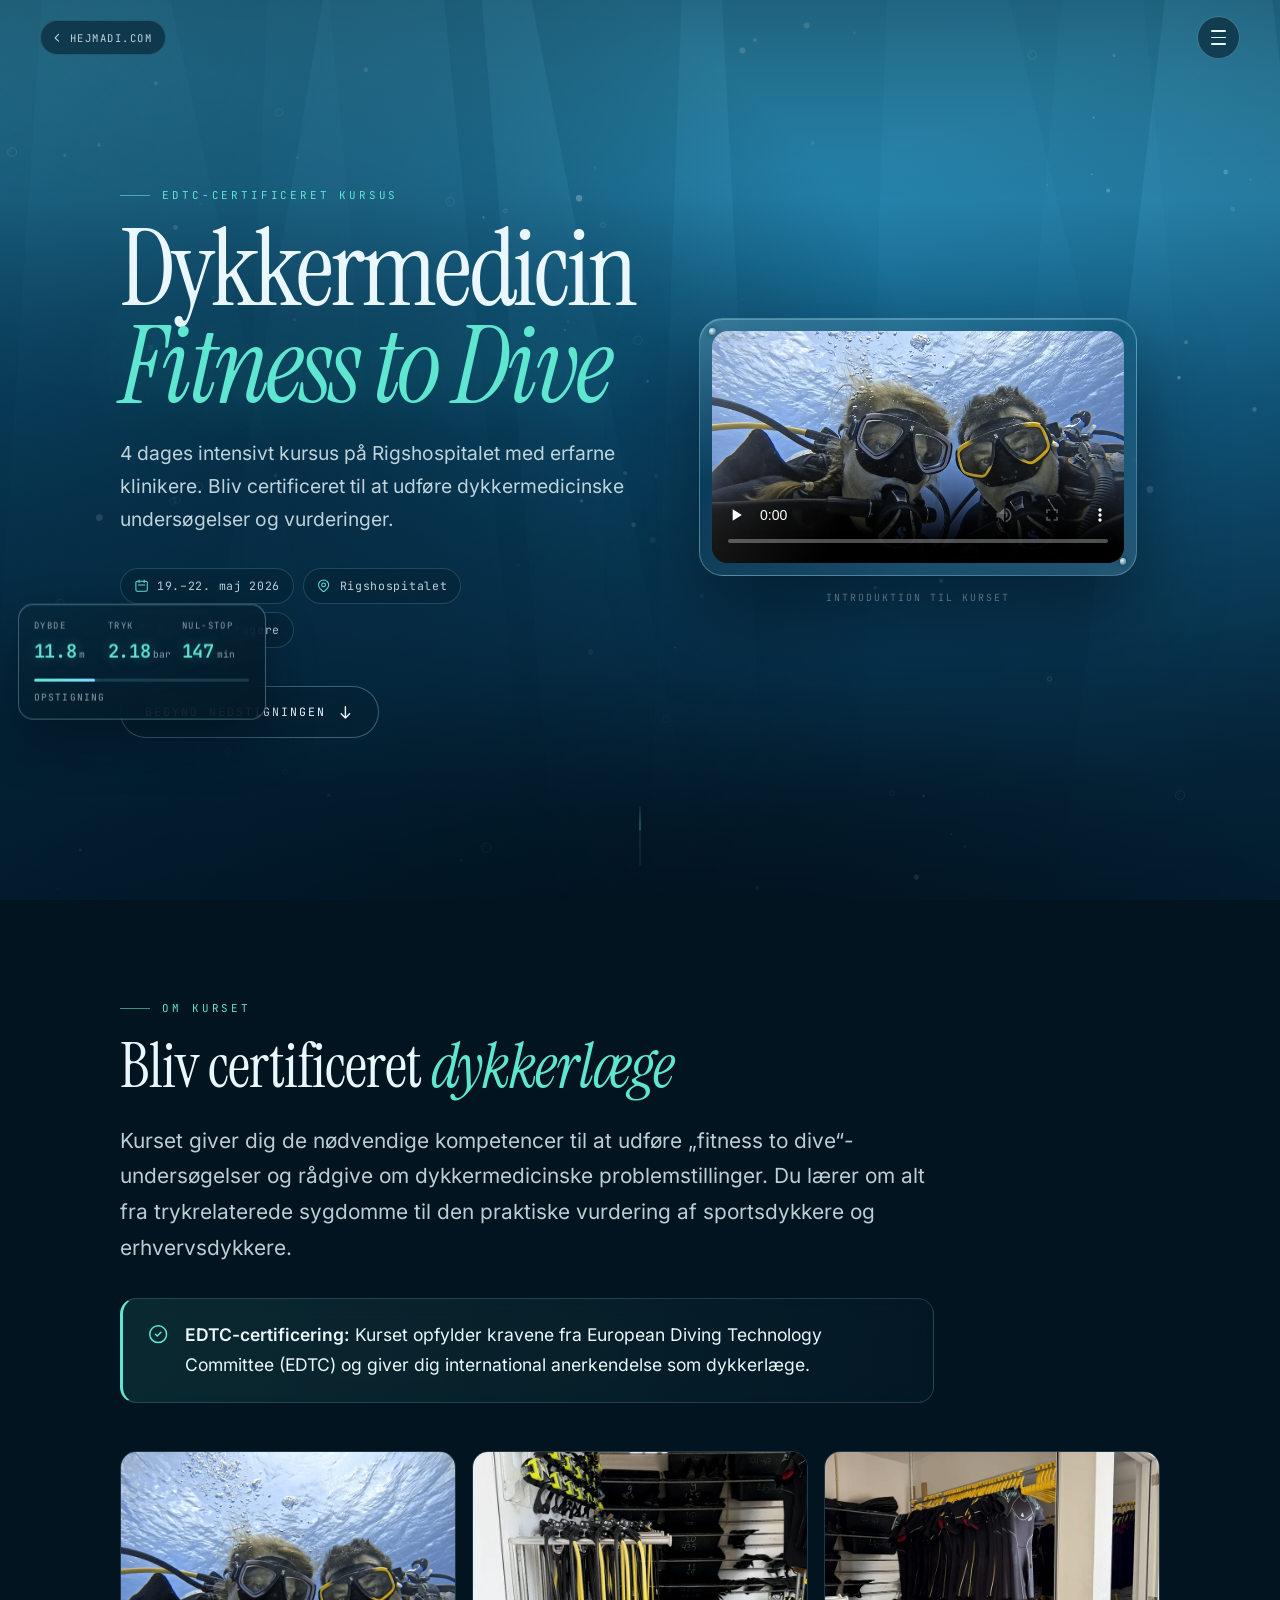
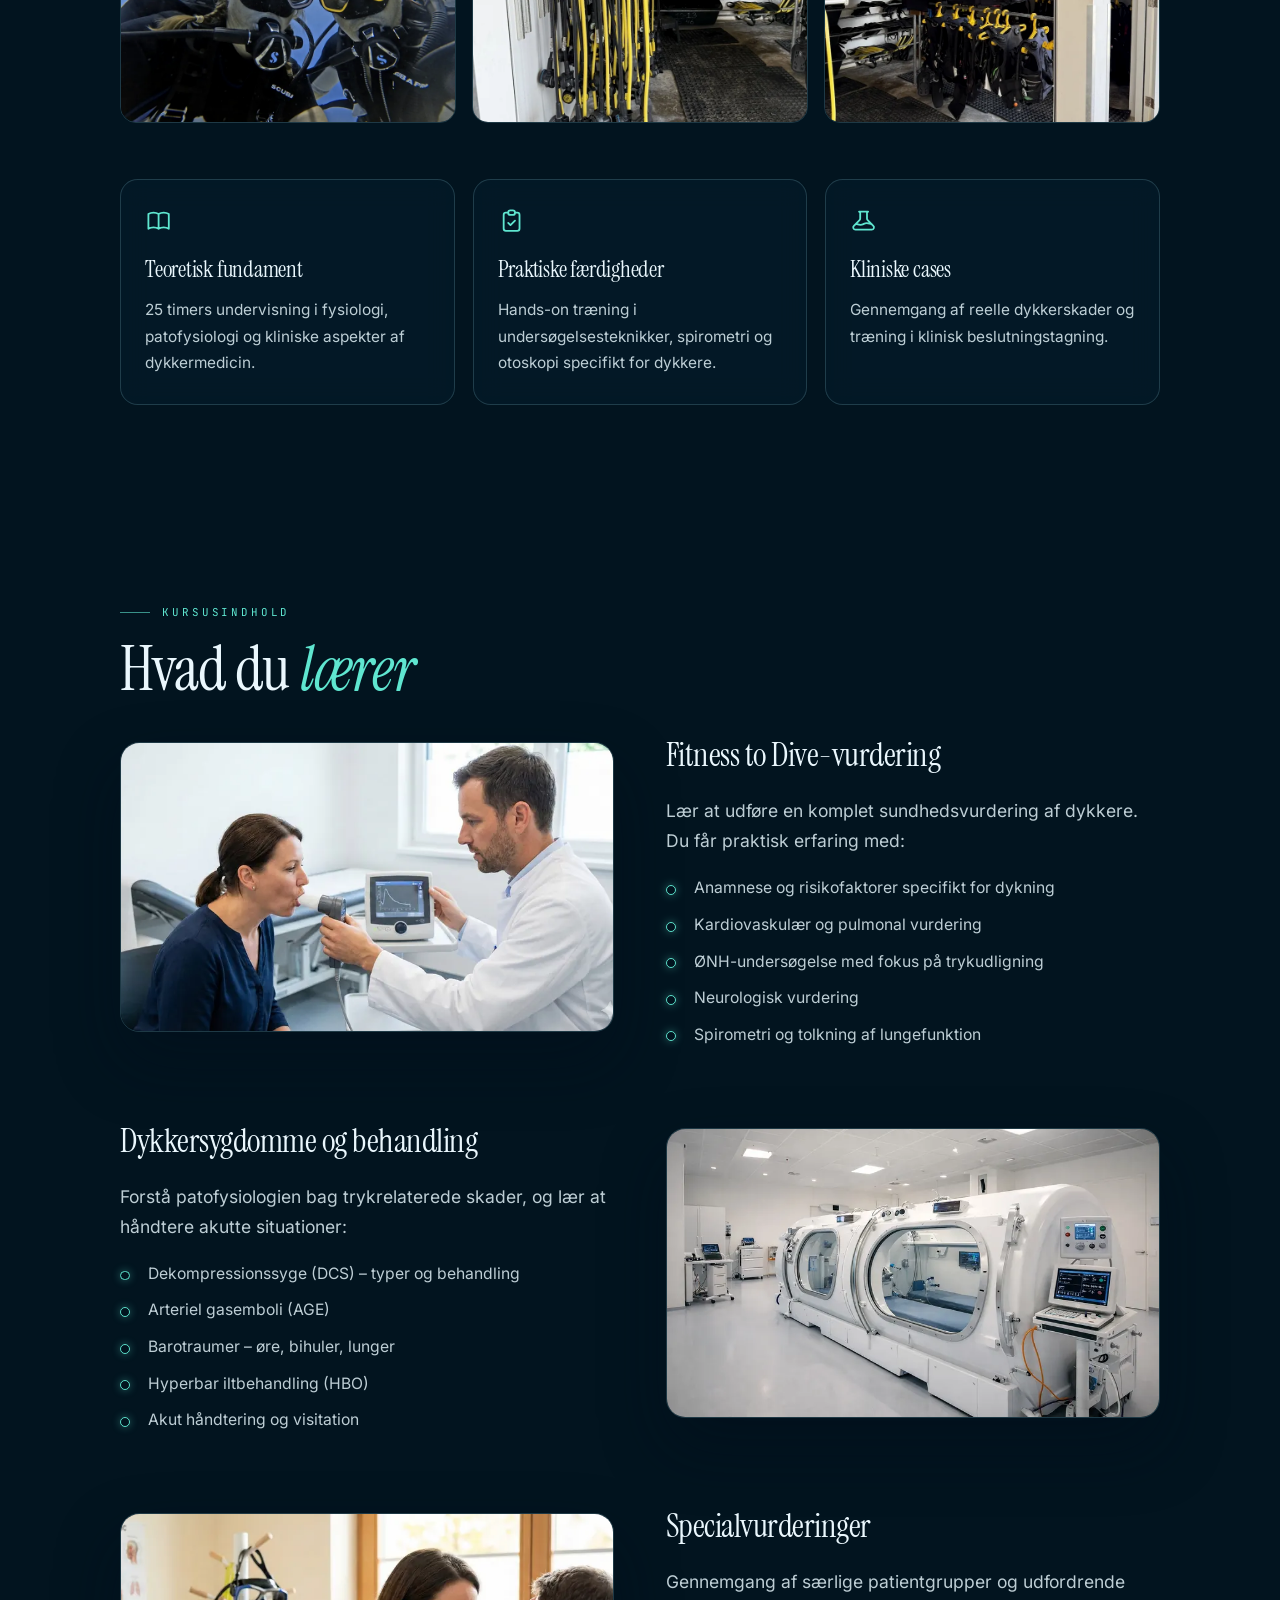
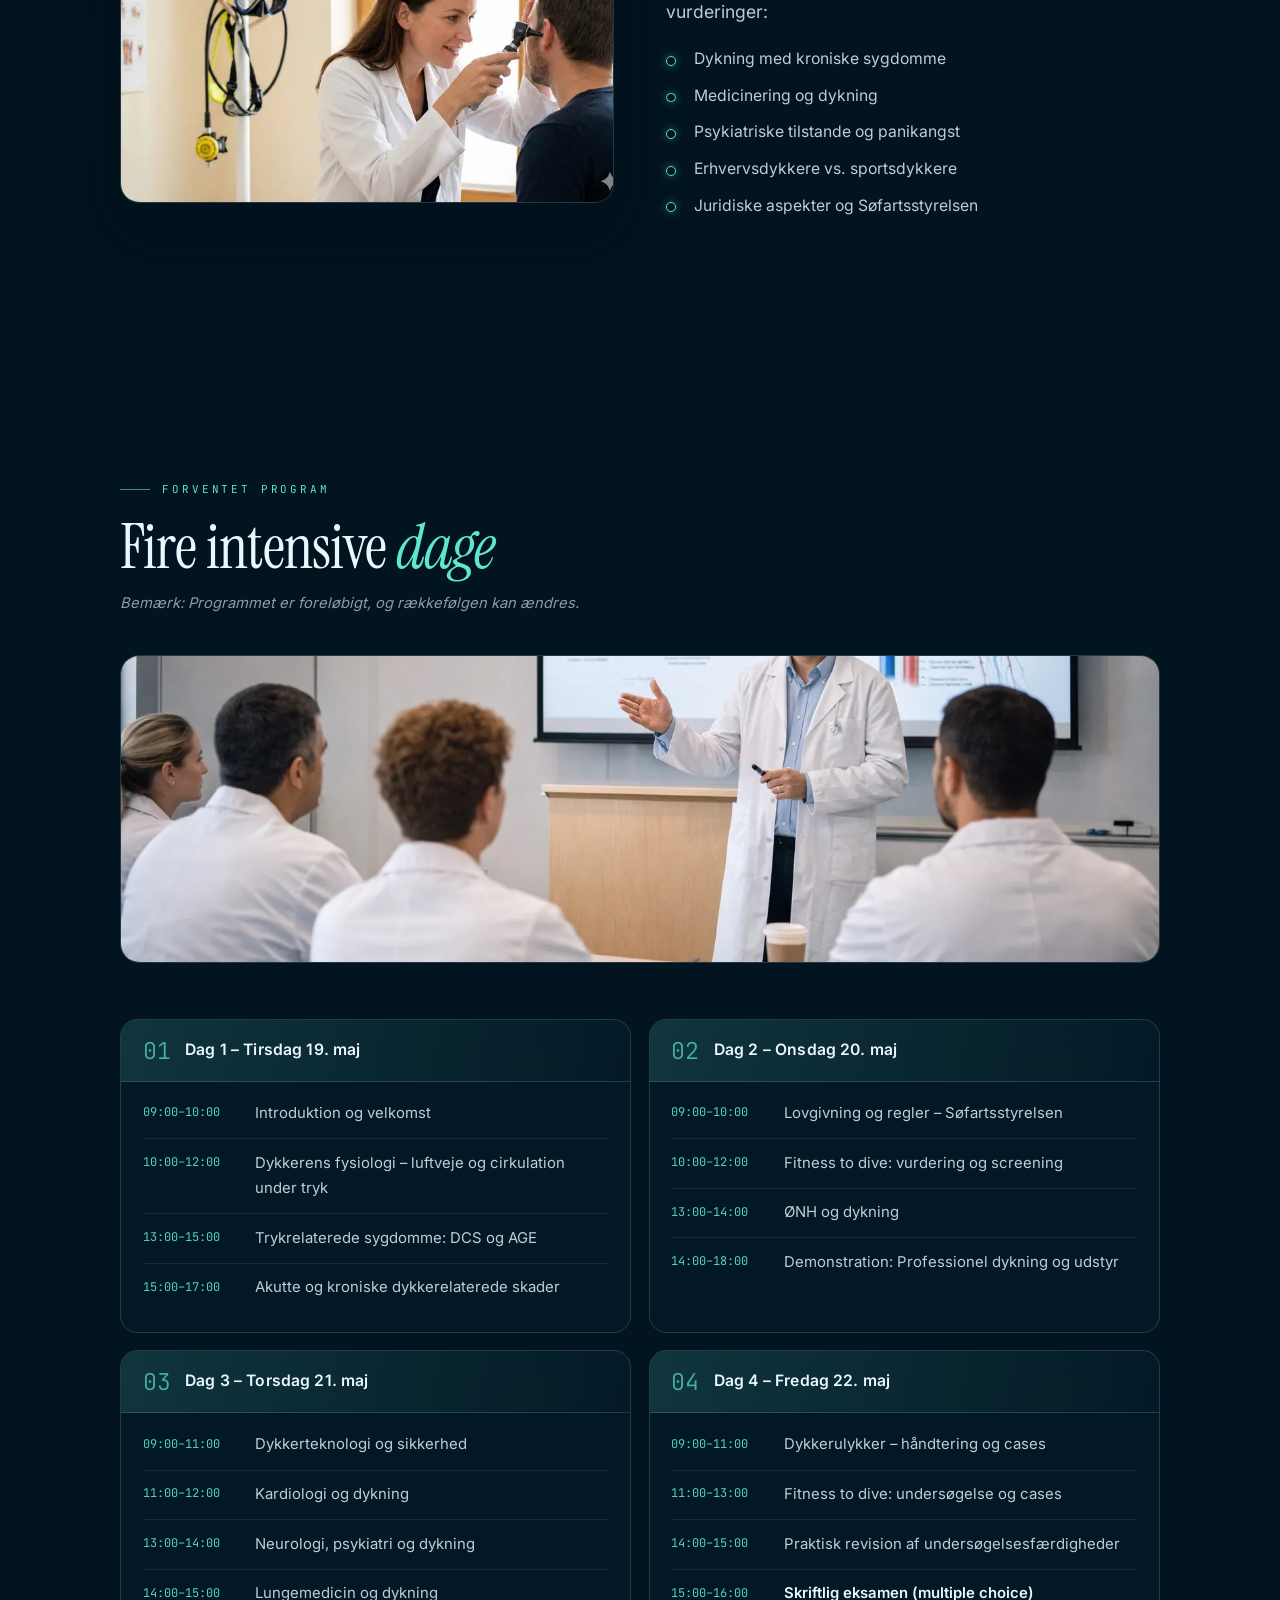
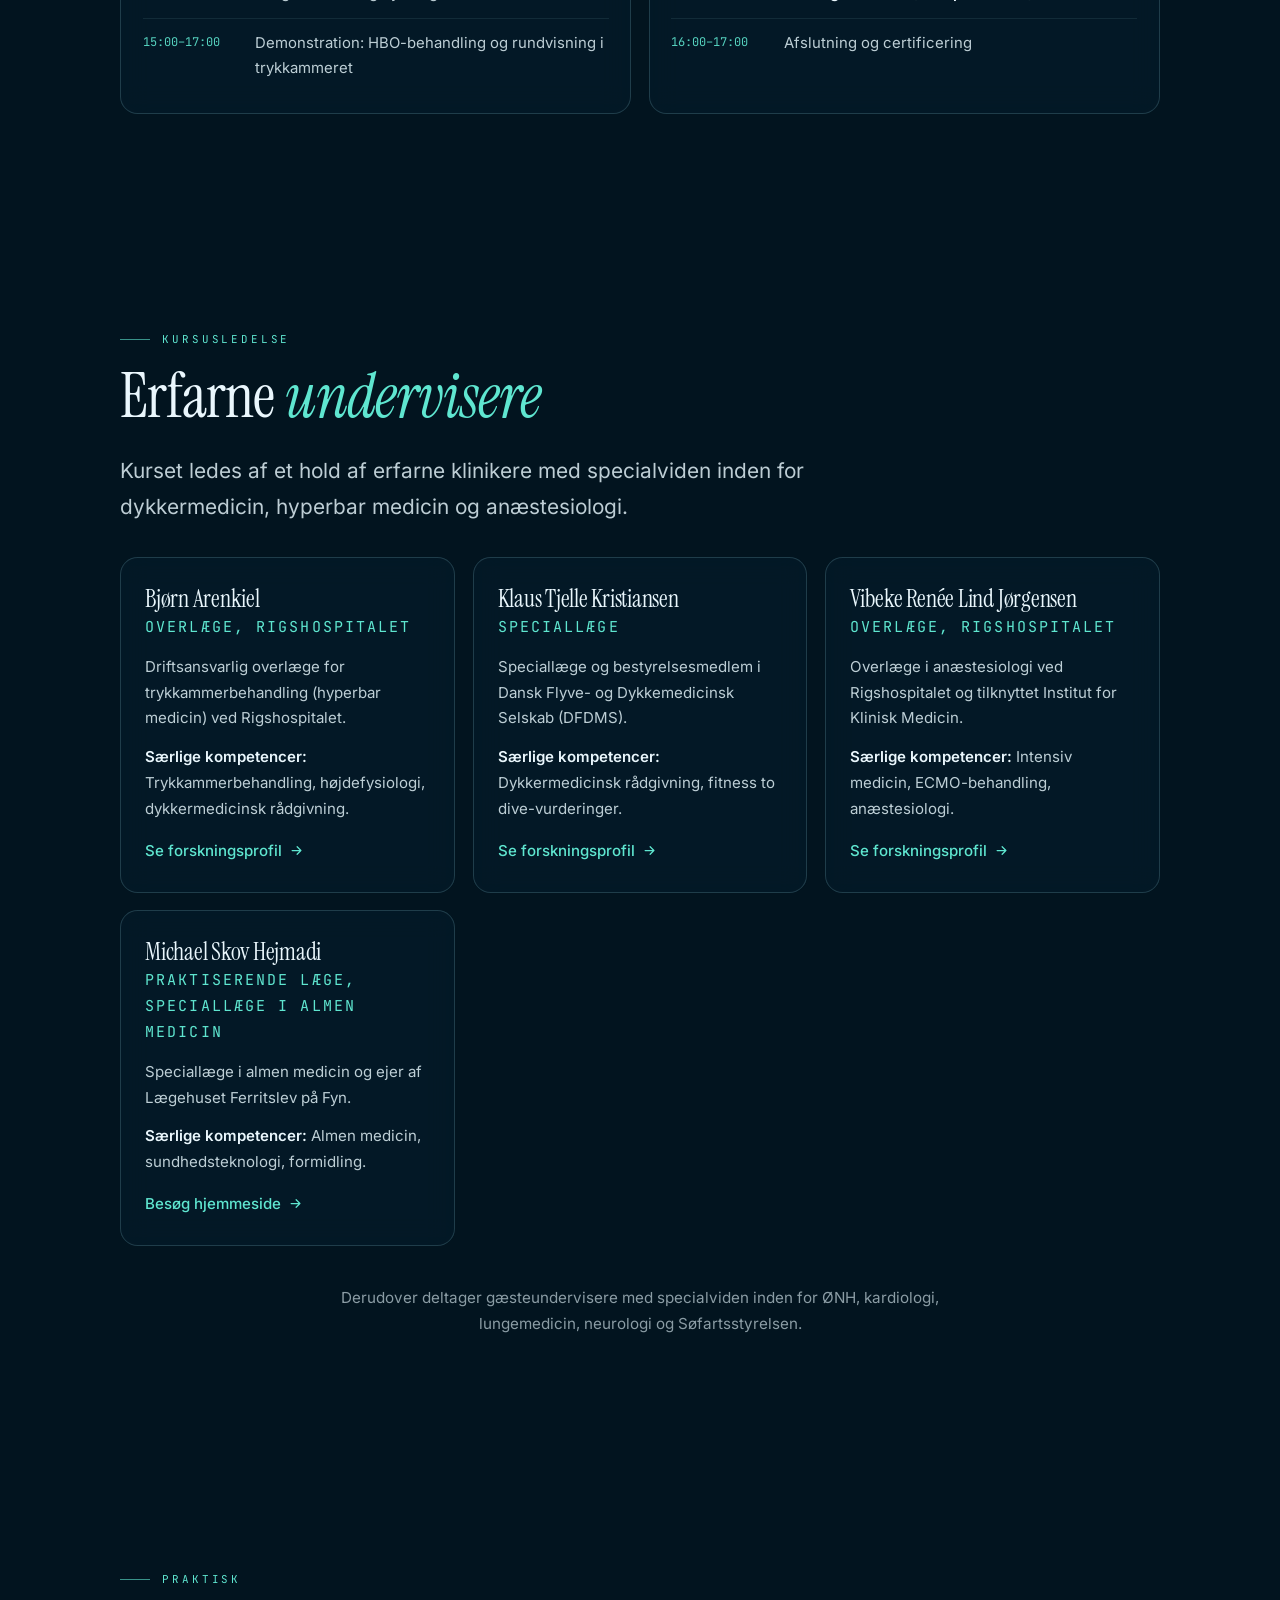
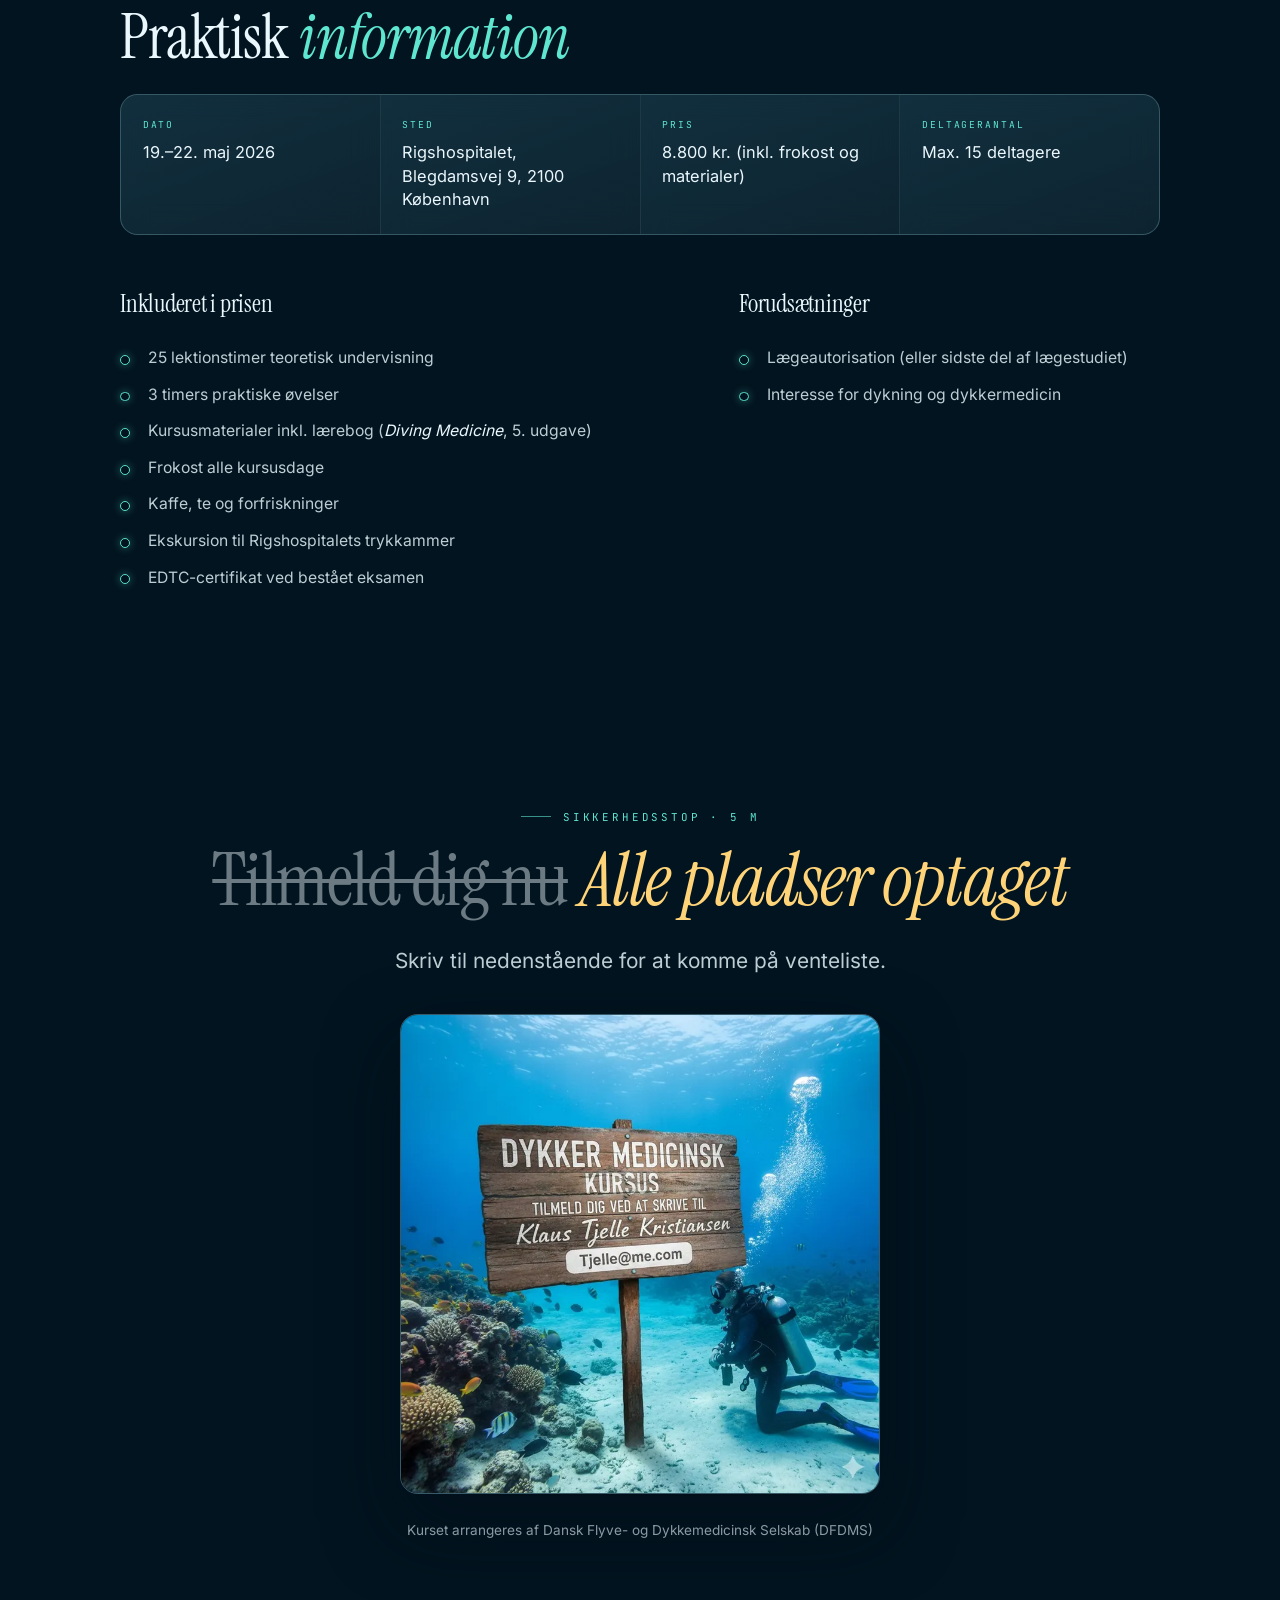
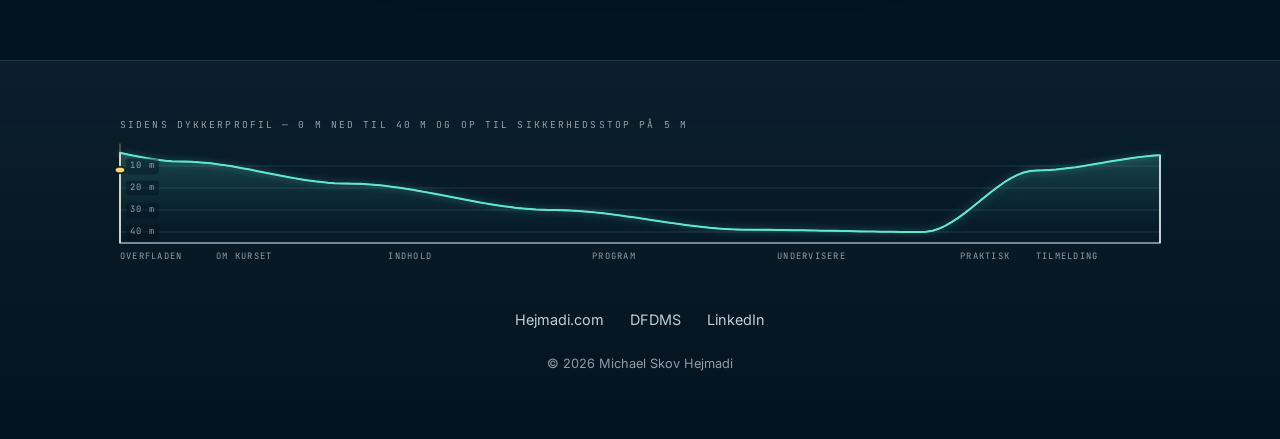
<file: dykkerlaege/nedstigningen/index.html>
<!DOCTYPE html>
<html lang="da" data-concept="nedstigningen">
<head>
<meta charset="UTF-8">
<meta name="viewport" content="width=device-width, initial-scale=1, viewport-fit=cover">
<title>Dykkermedicin — Fitness to Dive | EDTC-certificeret kursus, Rigshospitalet 2026</title>
<meta name="description" content="EDTC-certificeret dykkermedicinkursus 19.–22. maj 2026 på Rigshospitalet. Fire intensive dage. Bliv certificeret til at udføre fitness to dive-undersøgelser.">
<meta name="author" content="Michael Skov Hejmadi">
<meta name="theme-color" content="#02141f">
<meta name="color-scheme" content="dark">
<link rel="icon" href="favicon.svg" type="image/svg+xml">

<meta property="og:type" content="website">
<meta property="og:locale" content="da_DK">
<meta property="og:site_name" content="Dykkerlæge">
<meta property="og:title" content="Dykkermedicin — Fitness to Dive">
<meta property="og:description" content="EDTC-certificeret kursus på Rigshospitalet, 19.–22. maj 2026.">
<meta property="og:image" content="../../assets/img/dyk/preview.webp">
<meta name="twitter:card" content="summary_large_image">

<script type="application/ld+json">
{
  "@context": "https://schema.org",
  "@type": "Course",
  "name": "EDTC Dykkermedicin Kursus 2026",
  "description": "EDTC-certificeret dykkermedicinkursus. Bliv certificeret til at udføre fitness to dive-undersøgelser.",
  "inLanguage": "da",
  "provider": { "@type": "Organization", "name": "Rigshospitalet", "sameAs": "https://www.rigshospitalet.dk" },
  "hasCourseInstance": {
    "@type": "CourseInstance",
    "courseMode": "https://schema.org/OnSite",
    "location": { "@type": "Place", "name": "Rigshospitalet",
      "address": { "@type": "PostalAddress", "streetAddress": "Blegdamsvej 9", "postalCode": "2100", "addressLocality": "København", "addressCountry": "DK" } },
    "startDate": "2026-05-19", "endDate": "2026-05-22", "duration": "P4D",
    "offers": { "@type": "Offer", "price": "8800", "priceCurrency": "DKK", "availability": "https://schema.org/SoldOut" }
  }
}
</script>

<link rel="preload" href="../../assets/fonts/instrumentserif.woff2" as="font" type="font/woff2" crossorigin>
<link rel="preload" href="../../assets/fonts/inter-var.woff2" as="font" type="font/woff2" crossorigin>
<link rel="stylesheet" href="style.css">
<script>document.documentElement.classList.add('js');</script>
</head>

<body>
<a class="skip" href="#hovedindhold">Spring til indhold</a>

<!-- ══ Levende havbaggrund ══════════════════════════════════════ -->
<canvas id="ocean" aria-hidden="true"></canvas>
<div class="vignette" aria-hidden="true"></div>
<div class="torch" aria-hidden="true"></div>

<!-- ══ Dykkercomputer (HUD) ═════════════════════════════════════ -->
<aside class="hud" id="hud" aria-label="Dykkercomputer — viser din position på siden">
  <div class="hud__grid">
    <div class="hud__cell">
      <span class="hud__label">Dybde</span>
      <span class="hud__value"><b id="hudDepth">0.0</b><i>m</i></span>
    </div>
    <div class="hud__cell">
      <span class="hud__label">Tryk</span>
      <span class="hud__value"><b id="hudPress">1.00</b><i>bar</i></span>
    </div>
    <div class="hud__cell">
      <span class="hud__label" id="hudNdlLabel">NDL</span>
      <span class="hud__value"><b id="hudNdl">∞</b><i id="hudNdlUnit">min</i></span>
    </div>
  </div>
  <div class="hud__bar" role="presentation"><span id="hudFill"></span></div>
  <p class="hud__status" id="hudStatus">Overfladen</p>
</aside>

<!-- ══ Dybdestige ═══════════════════════════════════════════════ -->
<nav class="ladder" id="ladder" aria-label="Sektioner">
  <ol>
    <li><a href="#overflade" data-d="0"><span>0 m</span><em>Overfladen</em></a></li>
    <li><a href="#om" data-d="12"><span>12 m</span><em>Om kurset</em></a></li>
    <li><a href="#indhold" data-d="24"><span>24 m</span><em>Indhold</em></a></li>
    <li><a href="#program" data-d="36"><span>36 m</span><em>Program</em></a></li>
    <li><a href="#undervisere" data-d="40"><span>40 m</span><em>Undervisere</em></a></li>
    <li><a href="#praktisk" data-d="18"><span>18 m</span><em>Praktisk</em></a></li>
    <li><a href="#tilmelding" data-d="5"><span>5 m</span><em>Tilmelding</em></a></li>
  </ol>
</nav>

<header class="topbar">
  <a class="topbar__home" href="../../index.html">
    <svg viewBox="0 0 24 24" aria-hidden="true"><polyline points="15 18 9 12 15 6"/></svg>
    <span>Hejmadi.com</span>
  </a>
  <button class="topbar__menu" id="menuBtn" aria-expanded="false" aria-controls="ladder">
    <span></span><span></span><span></span>
    <em class="sr">Menu</em>
  </button>
</header>

<main id="hovedindhold">

<!-- ══ 0 m — OVERFLADEN ═════════════════════════════════════════ -->
<section class="hero" id="overflade" data-depth-start="0" data-depth-end="8">
  <div class="hero__inner">
    <div class="hero__text">
      <p class="eyebrow reveal">EDTC-certificeret kursus</p>
      <h1 class="hero__title">
        <span class="reveal" style="--i:0">Dykkermedicin</span>
        <em class="reveal" style="--i:1">Fitness to Dive</em>
      </h1>
      <p class="hero__lead reveal" style="--i:2">
        4 dages intensivt kursus på Rigshospitalet med erfarne klinikere.
        Bliv certificeret til at udføre dykkermedicinske undersøgelser og vurderinger.
      </p>
      <ul class="hero__meta reveal" style="--i:3">
        <li>
          <svg viewBox="0 0 24 24" aria-hidden="true"><path d="M8 7V3m8 4V3m-9 8h10M5 21h14a2 2 0 002-2V7a2 2 0 00-2-2H5a2 2 0 00-2 2v12a2 2 0 002 2z"/></svg>
          19.–22. maj 2026
        </li>
        <li>
          <svg viewBox="0 0 24 24" aria-hidden="true"><path d="M17.657 16.657L13.414 20.9a1.998 1.998 0 01-2.827 0l-4.244-4.243a8 8 0 1111.314 0z"/><path d="M15 11a3 3 0 11-6 0 3 3 0 016 0z"/></svg>
          Rigshospitalet
        </li>
        <li>
          <svg viewBox="0 0 24 24" aria-hidden="true"><path d="M17 20h5v-2a3 3 0 00-5.356-1.857M17 20H7m10 0v-2c0-.656-.126-1.283-.356-1.857M7 20H2v-2a3 3 0 015.356-1.857M7 20v-2c0-.656.126-1.283.356-1.857m0 0a5.002 5.002 0 019.288 0M15 7a3 3 0 11-6 0 3 3 0 016 0z"/></svg>
          Max 15 deltagere
        </li>
      </ul>
      <a class="btn btn--ghost reveal" style="--i:4" href="#om">
        Begynd nedstigningen
        <svg viewBox="0 0 24 24" aria-hidden="true" class="btn__arrow"><path d="M12 4v16m0 0l-6-6m6 6l6-6"/></svg>
      </a>
    </div>

    <figure class="porthole reveal" style="--i:2">
      <div class="porthole__rim">
        <video id="introVideo" controls playsinline preload="none"
               poster="../../assets/img/dyk/dykker-selfie-800.webp">
          <source src="../../assets/video/dykkermedicin-intro.mp4" type="video/mp4">
          Din browser understøtter ikke video.
        </video>
        <span class="porthole__glare" aria-hidden="true"></span>
      </div>
      <figcaption>Introduktion til kurset</figcaption>
    </figure>
  </div>

  <div class="scrollcue" aria-hidden="true">
    <span class="scrollcue__line"></span>
  </div>
</section>

<!-- ══ 12 m — OM KURSET ═════════════════════════════════════════ -->
<section class="band" id="om" data-depth-start="8" data-depth-end="18">
  <div class="wrap">
    <p class="eyebrow reveal">Om kurset</p>
    <h2 class="h2 reveal">Bliv certificeret <em>dykkerlæge</em></h2>

    <p class="lead reveal">
      Kurset giver dig de nødvendige kompetencer til at udføre &bdquo;fitness to dive&ldquo;-undersøgelser og
      rådgive om dykkermedicinske problemstillinger. Du lærer om alt fra trykrelaterede sygdomme til
      den praktiske vurdering af sportsdykkere og erhvervsdykkere.
    </p>

    <div class="callout reveal">
      <svg viewBox="0 0 24 24" aria-hidden="true" class="callout__mark"><path d="M9 12l2 2 4-4"/><circle cx="12" cy="12" r="9"/></svg>
      <p><strong>EDTC-certificering:</strong> Kurset opfylder kravene fra European Diving Technology
        Committee (EDTC) og giver dig international anerkendelse som dykkerlæge.</p>
    </div>

    <div class="triptych reveal">
      <figure><img src="../../assets/img/dyk/dykker-selfie-800.webp" srcset="../../assets/img/dyk/dykker-selfie-800.webp 800w, ../../assets/img/dyk/dykker-selfie.webp 1280w" sizes="(max-width:760px) 90vw, 30vw" alt="Dykkere under vand" width="1280" height="1120" loading="lazy" decoding="async"></figure>
      <figure><img src="../../assets/img/dyk/dykkerudstyr-1-800.webp" srcset="../../assets/img/dyk/dykkerudstyr-1-800.webp 800w, ../../assets/img/dyk/dykkerudstyr-1.webp 960w" sizes="(max-width:760px) 90vw, 30vw" alt="Professionelt dykkerudstyr" width="960" height="1280" loading="lazy" decoding="async"></figure>
      <figure><img src="../../assets/img/dyk/dykkerudstyr-2-800.webp" srcset="../../assets/img/dyk/dykkerudstyr-2-800.webp 800w, ../../assets/img/dyk/dykkerudstyr-2.webp 960w" sizes="(max-width:760px) 90vw, 30vw" alt="Dykkerudstyr og våddragt" width="960" height="1280" loading="lazy" decoding="async"></figure>
    </div>

    <div class="cards">
      <article class="card reveal">
        <svg class="card__icon" viewBox="0 0 24 24" aria-hidden="true"><path d="M12 6.253v13m0-13C10.832 5.477 9.246 5 7.5 5S4.168 5.477 3 6.253v13C4.168 18.477 5.754 18 7.5 18s3.332.477 4.5 1.253m0-13C13.168 5.477 14.754 5 16.5 5c1.747 0 3.332.477 4.5 1.253v13C19.832 18.477 18.247 18 16.5 18c-1.746 0-3.332.477-4.5 1.253"/></svg>
        <h3>Teoretisk fundament</h3>
        <p>25 timers undervisning i fysiologi, patofysiologi og kliniske aspekter af dykkermedicin.</p>
      </article>
      <article class="card reveal">
        <svg class="card__icon" viewBox="0 0 24 24" aria-hidden="true"><path d="M9 5H7a2 2 0 00-2 2v12a2 2 0 002 2h10a2 2 0 002-2V7a2 2 0 00-2-2h-2M9 5a2 2 0 002 2h2a2 2 0 002-2M9 5a2 2 0 012-2h2a2 2 0 012 2m-6 9l2 2 4-4"/></svg>
        <h3>Praktiske færdigheder</h3>
        <p>Hands-on træning i undersøgelsesteknikker, spirometri og otoskopi specifikt for dykkere.</p>
      </article>
      <article class="card reveal">
        <svg class="card__icon" viewBox="0 0 24 24" aria-hidden="true"><path d="M19.428 15.428a2 2 0 00-1.022-.547l-2.387-.477a6 6 0 00-3.86.517l-.318.158a6 6 0 01-3.86.517L6.05 15.21a2 2 0 00-1.806.547M8 4h8l-1 1v5.172a2 2 0 00.586 1.414l5 5c1.26 1.26.367 3.414-1.415 3.414H4.828c-1.782 0-2.674-2.154-1.414-3.414l5-5A2 2 0 009 10.172V5L8 4z"/></svg>
        <h3>Kliniske cases</h3>
        <p>Gennemgang af reelle dykkerskader og træning i klinisk beslutningstagning.</p>
      </article>
    </div>
  </div>
</section>

<!-- ══ 24 m — INDHOLD ═══════════════════════════════════════════ -->
<section class="band" id="indhold" data-depth-start="18" data-depth-end="30">
  <div class="wrap">
    <p class="eyebrow reveal">Kursusindhold</p>
    <h2 class="h2 reveal">Hvad du <em>lærer</em></h2>

    <div class="split reveal">
      <figure class="split__img">
        <img src="../../assets/img/dyk/spirometri-800.webp" srcset="../../assets/img/dyk/spirometri-800.webp 800w, ../../assets/img/dyk/spirometri.webp 1600w" sizes="(max-width:900px) 92vw, 46vw" alt="Spirometri-undersøgelse" width="2000" height="1090" loading="lazy" decoding="async">
      </figure>
      <div class="split__body">
        <h3>Fitness to Dive-vurdering</h3>
        <p>Lær at udføre en komplet sundhedsvurdering af dykkere. Du får praktisk erfaring med:</p>
        <ul class="ticks">
          <li>Anamnese og risikofaktorer specifikt for dykning</li>
          <li>Kardiovaskulær og pulmonal vurdering</li>
          <li>ØNH-undersøgelse med fokus på trykudligning</li>
          <li>Neurologisk vurdering</li>
          <li>Spirometri og tolkning af lungefunktion</li>
        </ul>
      </div>
    </div>

    <div class="split split--flip reveal">
      <figure class="split__img">
        <img src="../../assets/img/dyk/trykkammer-eksterior-800.webp" srcset="../../assets/img/dyk/trykkammer-eksterior-800.webp 800w, ../../assets/img/dyk/trykkammer-eksterior.webp 1536w" sizes="(max-width:900px) 92vw, 46vw" alt="Hyperbart trykkammer" width="1536" height="1024" loading="lazy" decoding="async">
      </figure>
      <div class="split__body">
        <h3>Dykkersygdomme og behandling</h3>
        <p>Forstå patofysiologien bag trykrelaterede skader, og lær at håndtere akutte situationer:</p>
        <ul class="ticks">
          <li>Dekompressionssyge (DCS) – typer og behandling</li>
          <li>Arteriel gasemboli (AGE)</li>
          <li>Barotraumer – øre, bihuler, lunger</li>
          <li>Hyperbar iltbehandling (HBO)</li>
          <li>Akut håndtering og visitation</li>
        </ul>
      </div>
    </div>

    <div class="split reveal">
      <figure class="split__img">
        <img src="../../assets/img/dyk/otoskopi-800.webp" srcset="../../assets/img/dyk/otoskopi-800.webp 800w, ../../assets/img/dyk/otoskopi.webp 1600w" sizes="(max-width:900px) 92vw, 46vw" alt="Øreundersøgelse af dykker" width="2000" height="1090" loading="lazy" decoding="async">
      </figure>
      <div class="split__body">
        <h3>Specialvurderinger</h3>
        <p>Gennemgang af særlige patientgrupper og udfordrende vurderinger:</p>
        <ul class="ticks">
          <li>Dykning med kroniske sygdomme</li>
          <li>Medicinering og dykning</li>
          <li>Psykiatriske tilstande og panikangst</li>
          <li>Erhvervsdykkere vs. sportsdykkere</li>
          <li>Juridiske aspekter og Søfartsstyrelsen</li>
        </ul>
      </div>
    </div>
  </div>
</section>

<!-- ══ 36 m — PROGRAM ═══════════════════════════════════════════ -->
<section class="band" id="program" data-depth-start="30" data-depth-end="39">
  <div class="wrap">
    <p class="eyebrow reveal">Forventet program</p>
    <h2 class="h2 reveal">Fire intensive <em>dage</em></h2>
    <p class="note reveal">Bemærk: Programmet er foreløbigt, og rækkefølgen kan ændres.</p>

    <figure class="wide reveal">
      <img src="../../assets/img/dyk/undervisning-2-800.webp" srcset="../../assets/img/dyk/undervisning-2-800.webp 800w, ../../assets/img/dyk/undervisning-2.webp 1536w" sizes="(max-width:900px) 94vw, 1100px" alt="Undervisning på dykkermedicinkursus" width="1536" height="1024" loading="lazy" decoding="async">
    </figure>

    <div class="days">
      <article class="day reveal">
        <header><span class="day__n">01</span><h3>Dag 1 – Tirsdag 19. maj</h3></header>
        <ol>
          <li><time>09:00–10:00</time><span>Introduktion og velkomst</span></li>
          <li><time>10:00–12:00</time><span>Dykkerens fysiologi – luftveje og cirkulation under tryk</span></li>
          <li><time>13:00–15:00</time><span>Trykrelaterede sygdomme: DCS og AGE</span></li>
          <li><time>15:00–17:00</time><span>Akutte og kroniske dykkerelaterede skader</span></li>
        </ol>
      </article>
      <article class="day reveal">
        <header><span class="day__n">02</span><h3>Dag 2 – Onsdag 20. maj</h3></header>
        <ol>
          <li><time>09:00–10:00</time><span>Lovgivning og regler – Søfartsstyrelsen</span></li>
          <li><time>10:00–12:00</time><span>Fitness to dive: vurdering og screening</span></li>
          <li><time>13:00–14:00</time><span>ØNH og dykning</span></li>
          <li><time>14:00–18:00</time><span>Demonstration: Professionel dykning og udstyr</span></li>
        </ol>
      </article>
      <article class="day reveal">
        <header><span class="day__n">03</span><h3>Dag 3 – Torsdag 21. maj</h3></header>
        <ol>
          <li><time>09:00–11:00</time><span>Dykkerteknologi og sikkerhed</span></li>
          <li><time>11:00–12:00</time><span>Kardiologi og dykning</span></li>
          <li><time>13:00–14:00</time><span>Neurologi, psykiatri og dykning</span></li>
          <li><time>14:00–15:00</time><span>Lungemedicin og dykning</span></li>
          <li><time>15:00–17:00</time><span>Demonstration: HBO-behandling og rundvisning i trykkammeret</span></li>
        </ol>
      </article>
      <article class="day reveal">
        <header><span class="day__n">04</span><h3>Dag 4 – Fredag 22. maj</h3></header>
        <ol>
          <li><time>09:00–11:00</time><span>Dykkerulykker – håndtering og cases</span></li>
          <li><time>11:00–13:00</time><span>Fitness to dive: undersøgelse og cases</span></li>
          <li><time>14:00–15:00</time><span>Praktisk revision af undersøgelsesfærdigheder</span></li>
          <li><time>15:00–16:00</time><span><strong>Skriftlig eksamen (multiple choice)</strong></span></li>
          <li><time>16:00–17:00</time><span>Afslutning og certificering</span></li>
        </ol>
      </article>
    </div>
  </div>
</section>

<!-- ══ 40 m — UNDERVISERE ═══════════════════════════════════════ -->
<section class="band band--deep" id="undervisere" data-depth-start="39" data-depth-end="40">
  <div class="wrap">
    <p class="eyebrow reveal">Kursusledelse</p>
    <h2 class="h2 reveal">Erfarne <em>undervisere</em></h2>
    <p class="lead reveal">Kurset ledes af et hold af erfarne klinikere med specialviden inden for
      dykkermedicin, hyperbar medicin og anæstesiologi.</p>

    <div class="people">
      <article class="person reveal">
        <h3>Bjørn Arenkiel</h3>
        <p class="person__role">Overlæge, Rigshospitalet</p>
        <p>Driftsansvarlig overlæge for trykkammerbehandling (hyperbar medicin) ved Rigshospitalet.</p>
        <p class="person__skills"><span>Særlige kompetencer:</span> Trykkammerbehandling, højdefysiologi, dykkermedicinsk rådgivning.</p>
        <a class="link" href="https://research.regionh.dk/da/persons/bjørn-arenkiel/" target="_blank" rel="noopener">Se forskningsprofil<svg viewBox="0 0 24 24" aria-hidden="true"><path d="M5 12h14m-6-6l6 6-6 6"/></svg></a>
      </article>
      <article class="person reveal">
        <h3>Klaus Tjelle Kristiansen</h3>
        <p class="person__role">Speciallæge</p>
        <p>Speciallæge og bestyrelsesmedlem i Dansk Flyve- og Dykkemedicinsk Selskab (DFDMS).</p>
        <p class="person__skills"><span>Særlige kompetencer:</span> Dykkermedicinsk rådgivning, fitness to dive-vurderinger.</p>
        <a class="link" href="https://researchprofiles.ku.dk/da/persons/klaus-tjelle-kristiansen/" target="_blank" rel="noopener">Se forskningsprofil<svg viewBox="0 0 24 24" aria-hidden="true"><path d="M5 12h14m-6-6l6 6-6 6"/></svg></a>
      </article>
      <article class="person reveal">
        <h3>Vibeke Renée Lind Jørgensen</h3>
        <p class="person__role">Overlæge, Rigshospitalet</p>
        <p>Overlæge i anæstesiologi ved Rigshospitalet og tilknyttet Institut for Klinisk Medicin.</p>
        <p class="person__skills"><span>Særlige kompetencer:</span> Intensiv medicin, ECMO-behandling, anæstesiologi.</p>
        <a class="link" href="https://researchprofiles.ku.dk/da/persons/vibeke-renée-lind-jørgensen/" target="_blank" rel="noopener">Se forskningsprofil<svg viewBox="0 0 24 24" aria-hidden="true"><path d="M5 12h14m-6-6l6 6-6 6"/></svg></a>
      </article>
      <article class="person reveal">
        <h3>Michael Skov Hejmadi</h3>
        <p class="person__role">Praktiserende læge, speciallæge i almen medicin</p>
        <p>Speciallæge i almen medicin og ejer af Lægehuset Ferritslev på Fyn.</p>
        <p class="person__skills"><span>Særlige kompetencer:</span> Almen medicin, sundhedsteknologi, formidling.</p>
        <a class="link" href="https://hejmadi.com/">Besøg hjemmeside<svg viewBox="0 0 24 24" aria-hidden="true"><path d="M5 12h14m-6-6l6 6-6 6"/></svg></a>
      </article>
    </div>

    <p class="afterword reveal">Derudover deltager gæsteundervisere med specialviden inden for ØNH,
      kardiologi, lungemedicin, neurologi og Søfartsstyrelsen.</p>
  </div>
</section>

<!-- ══ 18 m — PRAKTISK (opstigning) ═════════════════════════════ -->
<section class="band" id="praktisk" data-depth-start="40" data-depth-end="12">
  <div class="wrap">
    <p class="eyebrow reveal">Praktisk</p>
    <h2 class="h2 reveal">Praktisk <em>information</em></h2>

    <dl class="facts reveal">
      <div><dt>Dato</dt><dd>19.–22. maj 2026</dd></div>
      <div><dt>Sted</dt><dd>Rigshospitalet, Blegdamsvej 9, 2100 København</dd></div>
      <div><dt>Pris</dt><dd>8.800 kr. (inkl. frokost og materialer)</dd></div>
      <div><dt>Deltagerantal</dt><dd>Max. 15 deltagere</dd></div>
    </dl>

    <div class="twocol">
      <div class="reveal">
        <h3>Inkluderet i prisen</h3>
        <ul class="ticks">
          <li>25 lektionstimer teoretisk undervisning</li>
          <li>3 timers praktiske øvelser</li>
          <li>Kursusmaterialer inkl. lærebog (<em>Diving Medicine</em>, 5. udgave)</li>
          <li>Frokost alle kursusdage</li>
          <li>Kaffe, te og forfriskninger</li>
          <li>Ekskursion til Rigshospitalets trykkammer</li>
          <li>EDTC-certifikat ved bestået eksamen</li>
        </ul>
      </div>
      <div class="reveal">
        <h3>Forudsætninger</h3>
        <ul class="ticks">
          <li>Lægeautorisation (eller sidste del af lægestudiet)</li>
          <li>Interesse for dykning og dykkermedicin</li>
        </ul>
      </div>
    </div>
  </div>
</section>

<!-- ══ 5 m — SIKKERHEDSSTOP / TILMELDING ════════════════════════ -->
<section class="band band--stop" id="tilmelding" data-depth-start="12" data-depth-end="5">
  <div class="wrap wrap--center">
    <p class="eyebrow reveal">Sikkerhedsstop · 5 m</p>
    <h2 class="h2 h2--big reveal"><s>Tilmeld dig nu</s> <em class="gold">Alle pladser optaget</em></h2>
    <p class="lead reveal">Skriv til nedenstående for at komme på venteliste.</p>
    <figure class="signup reveal">
      <img src="../../assets/img/dyk/tilmelding-800.webp" srcset="../../assets/img/dyk/tilmelding-800.webp 800w, ../../assets/img/dyk/tilmelding.webp 1024w" sizes="(max-width:700px) 90vw, 480px" alt="Tilmelding – skriv til Klaus Tjelle Kristiansen" width="1024" height="1024" loading="lazy" decoding="async">
    </figure>
    <p class="fineprint reveal">Kurset arrangeres af Dansk Flyve- og Dykkemedicinsk Selskab (DFDMS)</p>
  </div>
</section>

</main>

<footer class="foot">
  <figure class="profile" id="profile">
    <figcaption>Sidens dykkerprofil — 0 m ned til 40 m og op til sikkerhedsstop på 5 m</figcaption>
    <div class="profile__stage">
    <svg class="profile__svg" viewBox="0 0 1000 150" preserveAspectRatio="none" role="img"
         aria-label="Grafik: sidens dybdeprofil fra overfladen til 40 meter og op til sikkerhedsstop på 5 meter">
      <defs>
        <linearGradient id="pfill" x1="0" y1="0" x2="0" y2="1">
          <stop offset="0" stop-color="#5fe6d0" stop-opacity=".22"/>
          <stop offset="1" stop-color="#0a4c66" stop-opacity="0"/>
        </linearGradient>
      </defs>
      <g class="profile__grid" id="pfGrid"></g>
      <path class="profile__area" id="pfArea" fill="url(#pfill)"></path>
      <!-- dybdeetiketter ligger som HTML uden for svg'en, så de ikke skæves -->
      <path class="profile__line" id="pfLine"></path>
      <line class="profile__now" id="pfNow" x1="0" y1="0" x2="0" y2="150"></line>
      <circle class="profile__dot" id="pfDot" r="5" cx="0" cy="0"></circle>
    </svg>
    <div class="profile__depths" id="pfDepths" aria-hidden="true"></div>
    </div>
    <div class="profile__axis" id="pfAxis" aria-hidden="true"></div>
  </figure>

  <div class="wrap">
    <nav class="foot__links" aria-label="Eksterne links">
      <a href="https://hejmadi.com/">Hejmadi.com</a>
      <a href="https://dfdms.dk/" target="_blank" rel="noopener">DFDMS</a>
      <a href="https://www.linkedin.com/in/michael-hejmadi/" target="_blank" rel="noopener">LinkedIn</a>
    </nav>
    <p>&copy; 2026 Michael Skov Hejmadi</p>
  </div>
</footer>

<script src="app.js" defer></script>
</body>
</html>
</file>
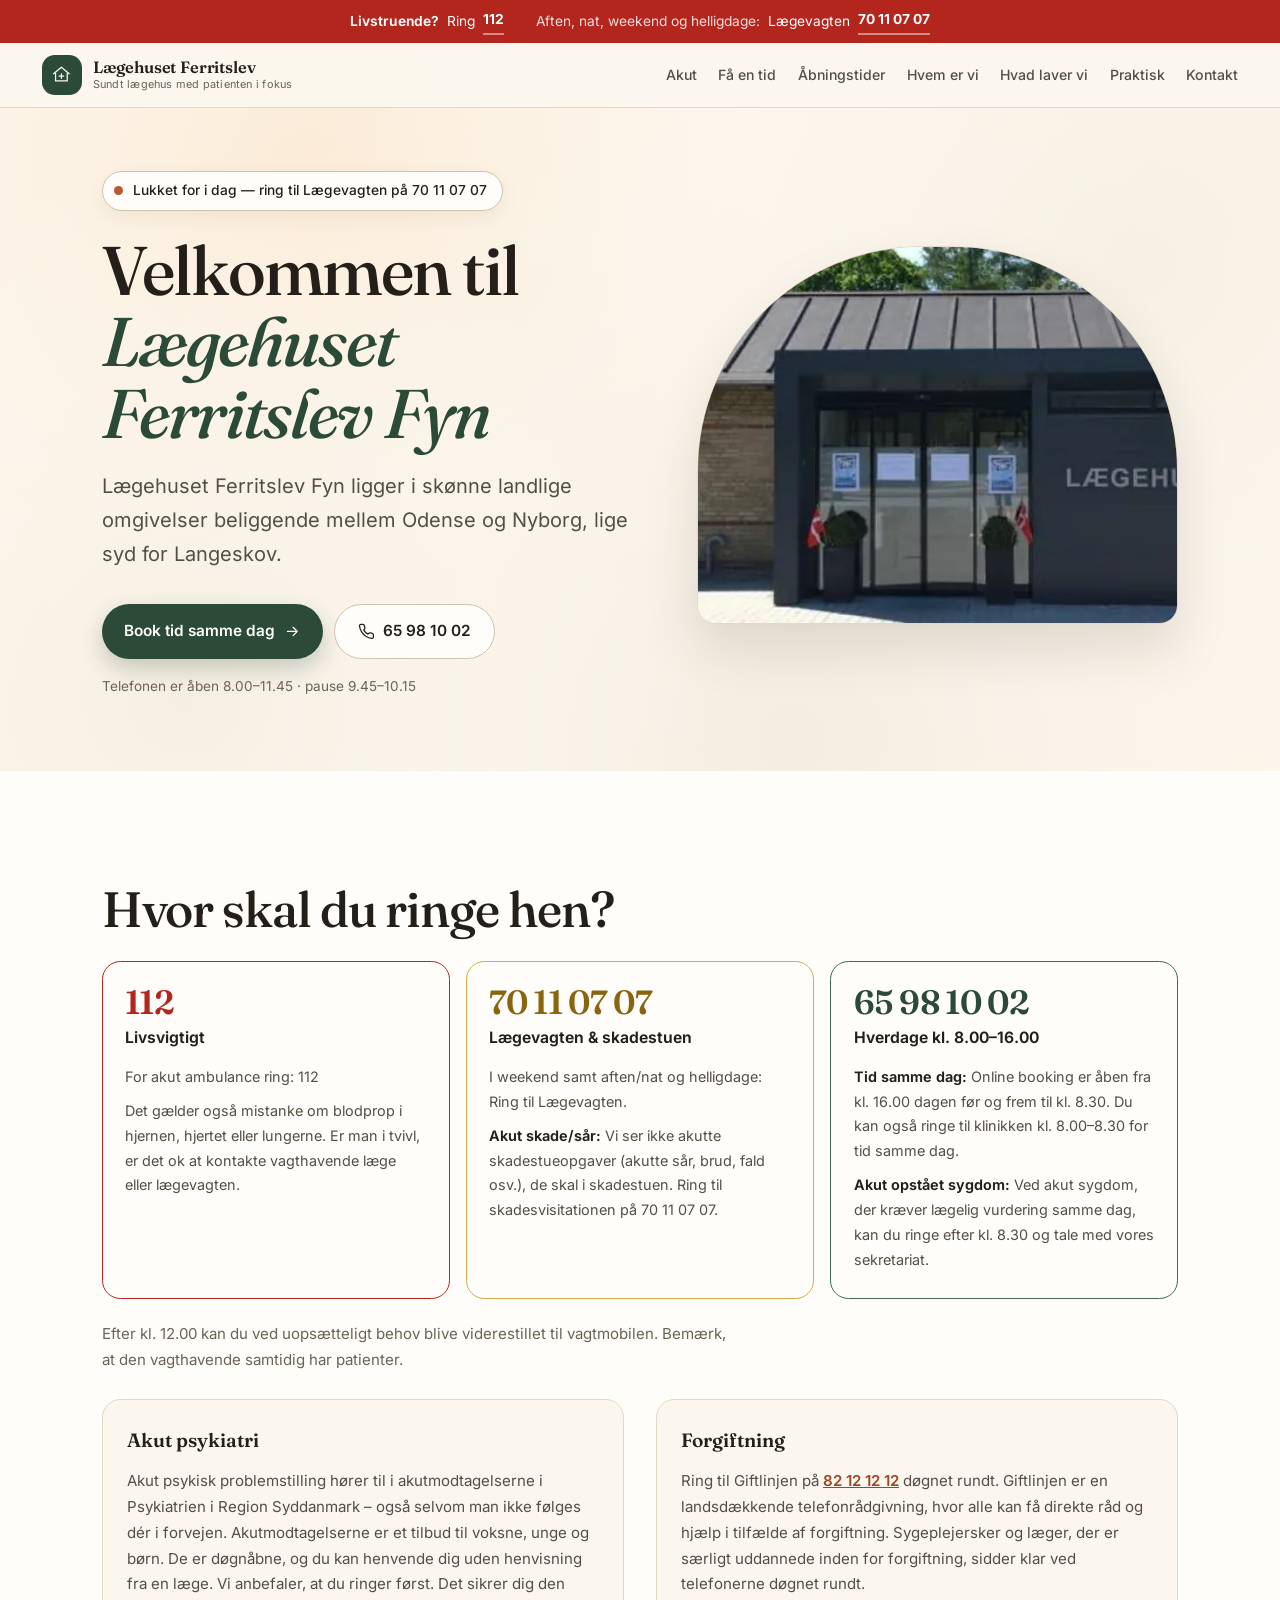
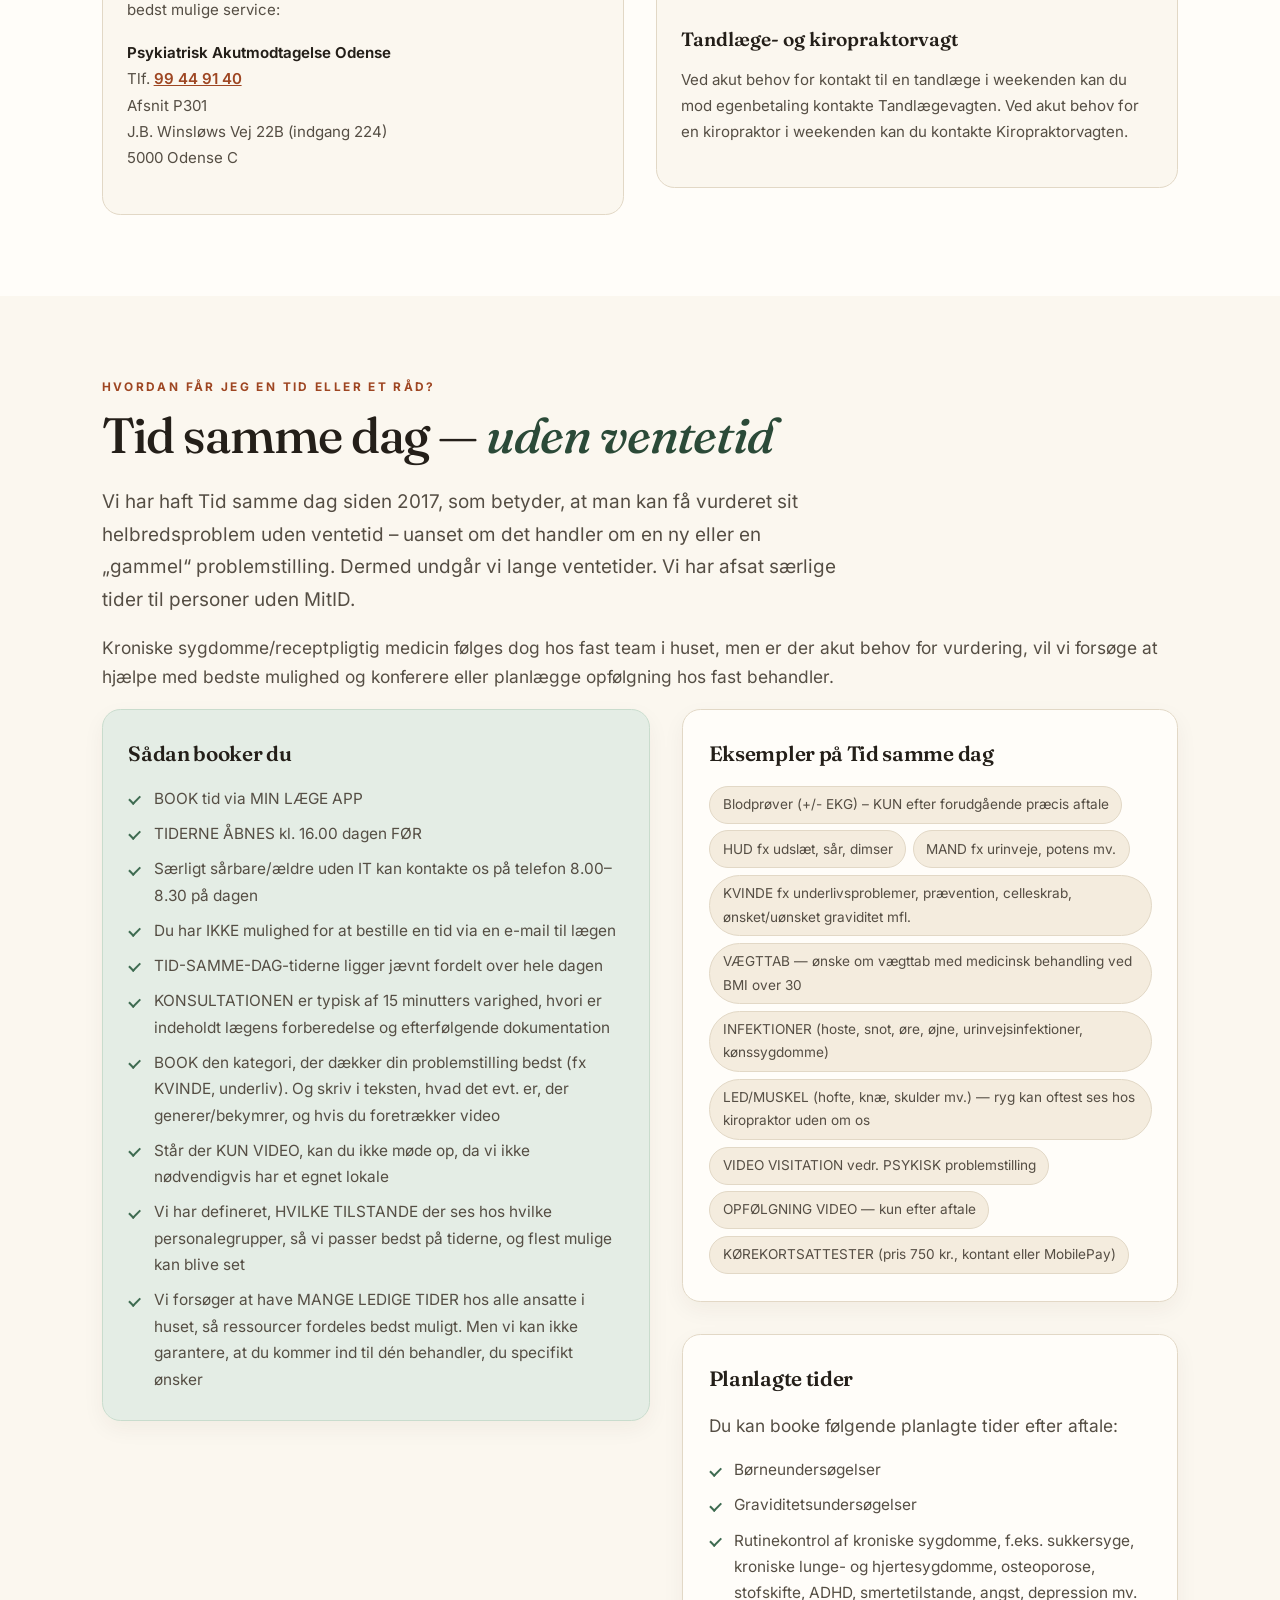
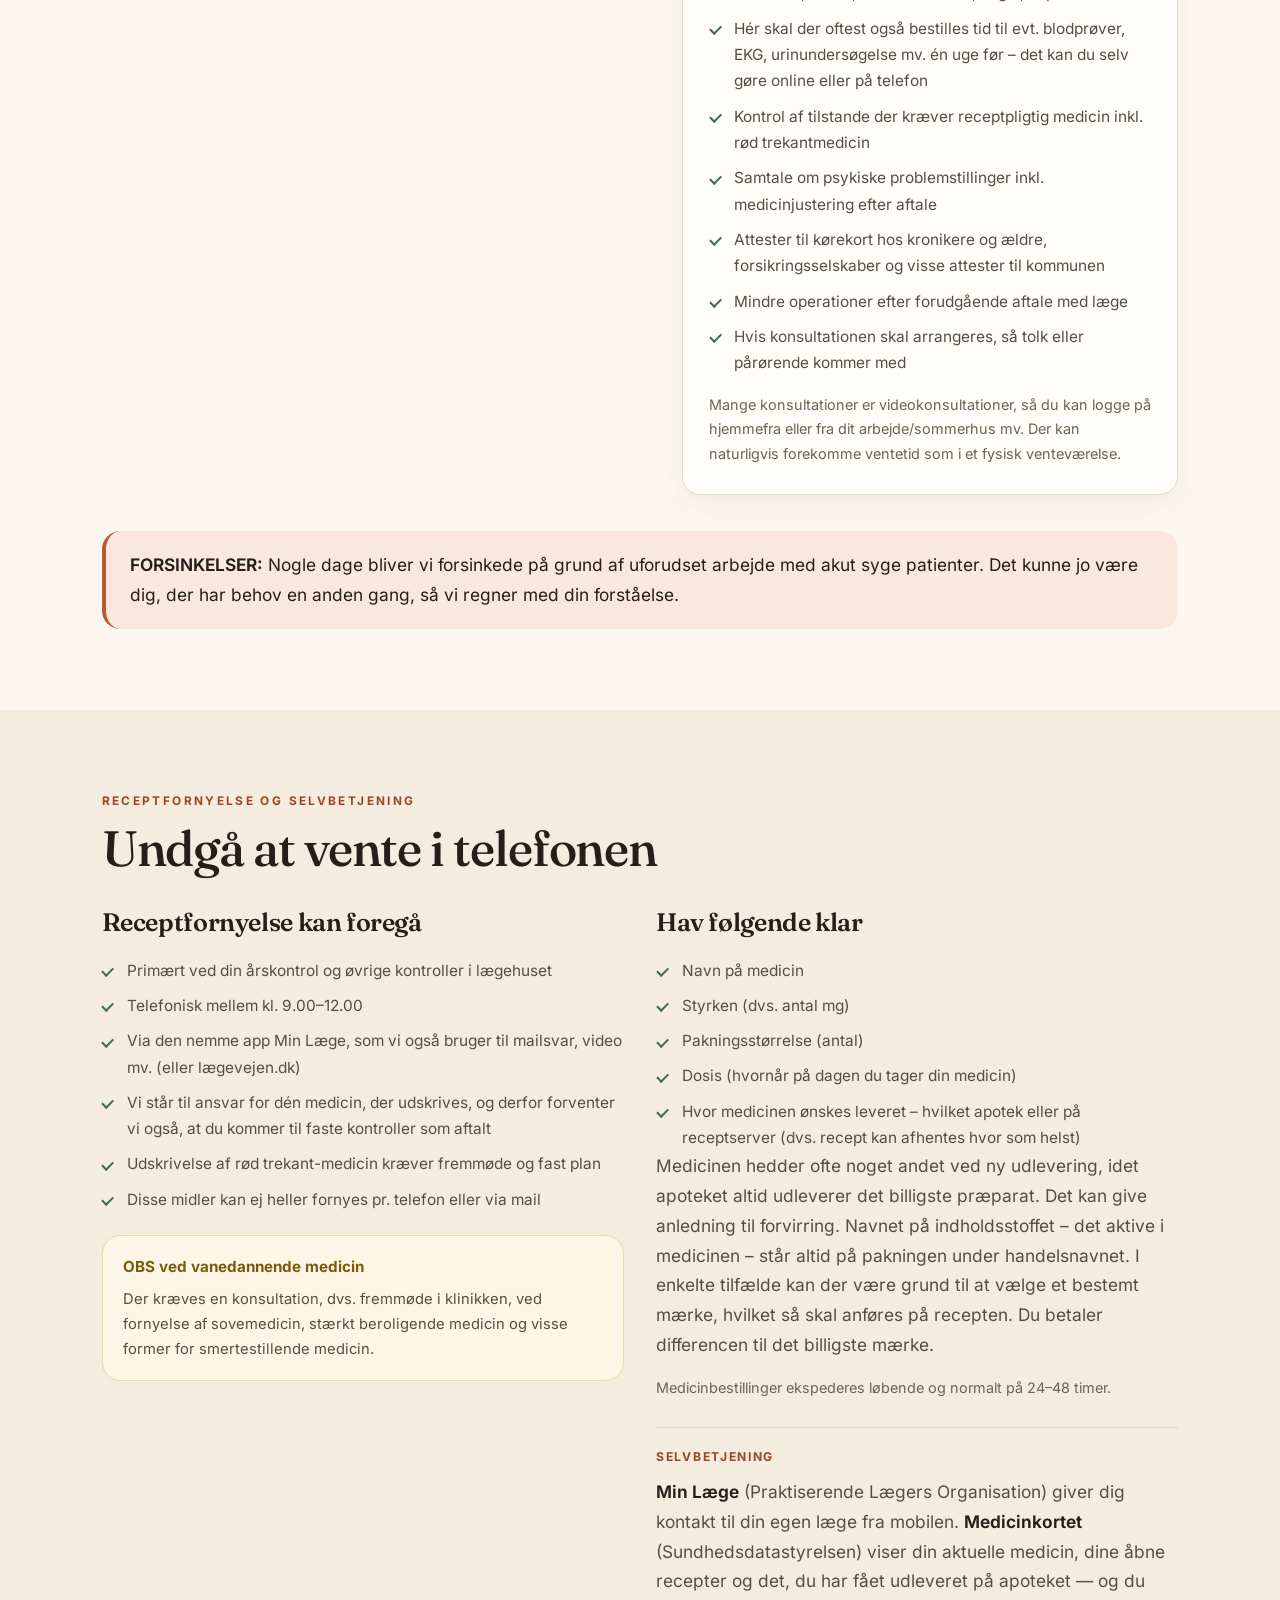
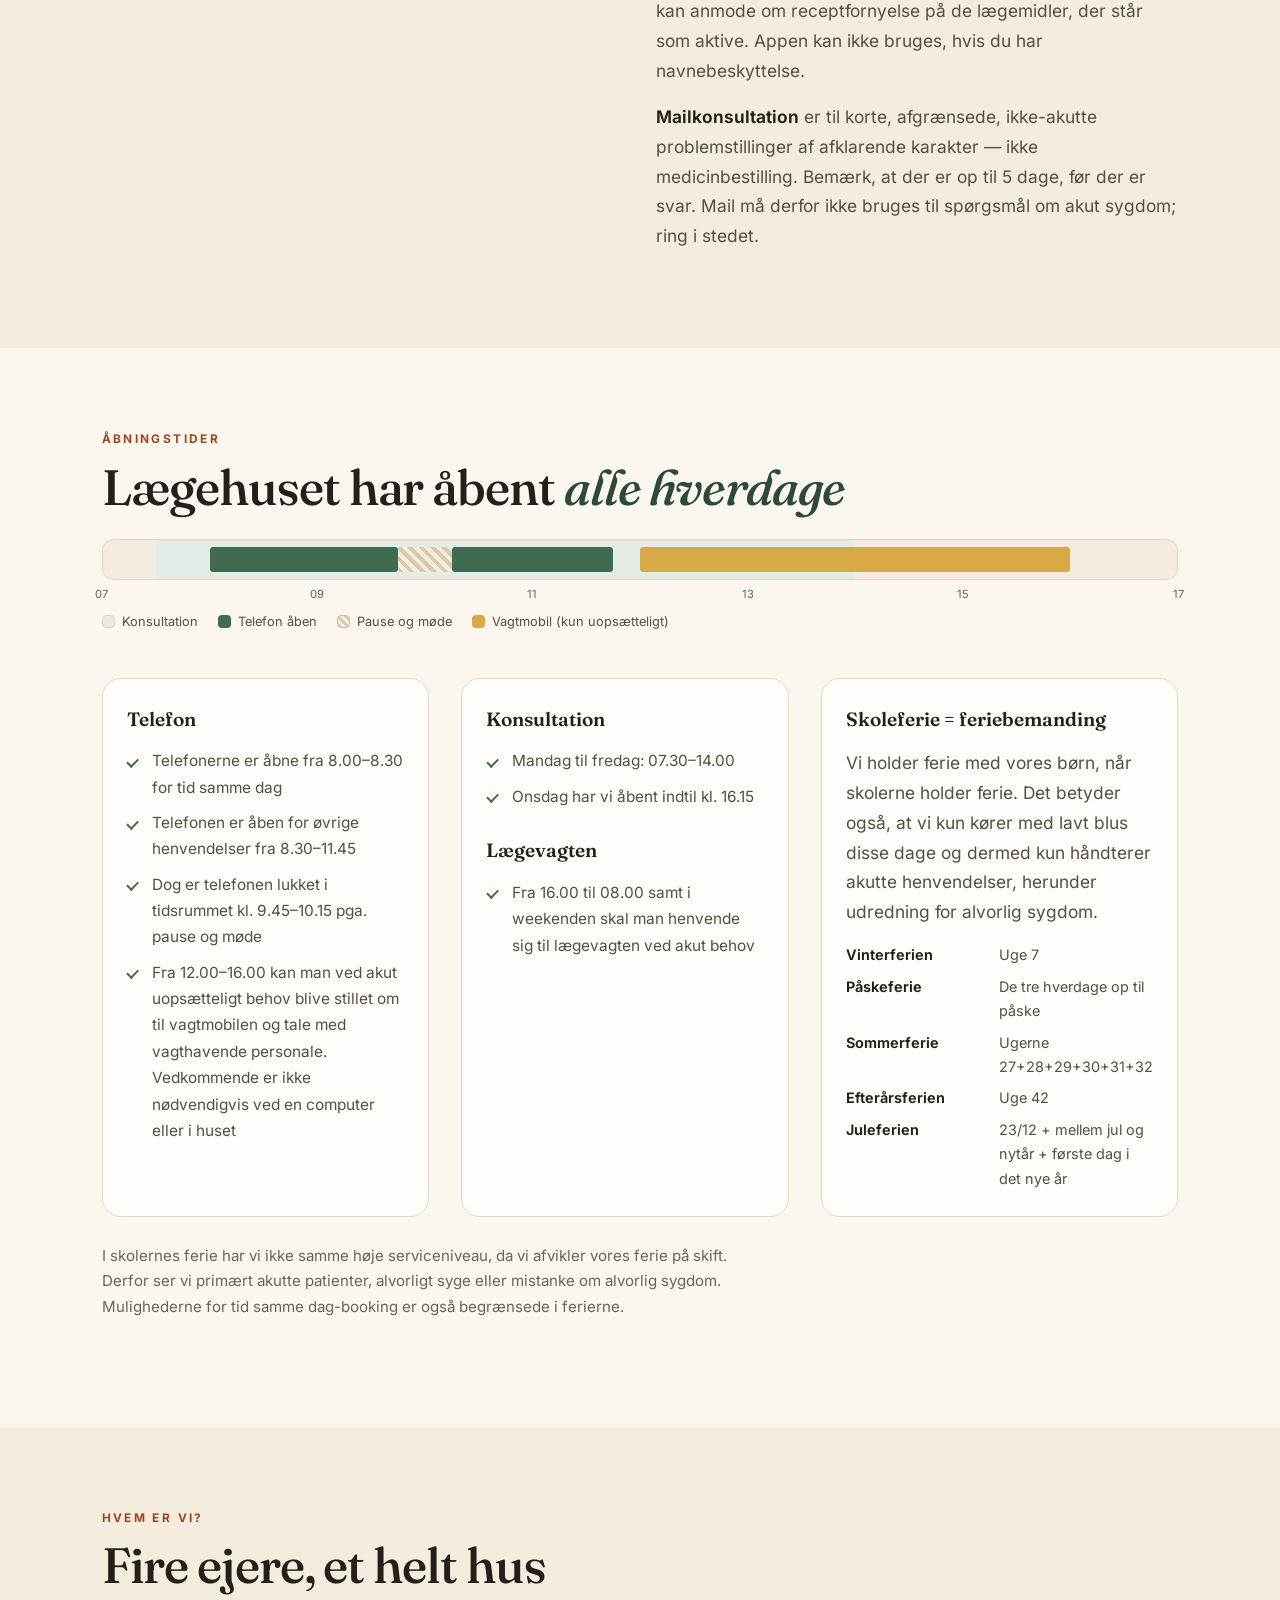
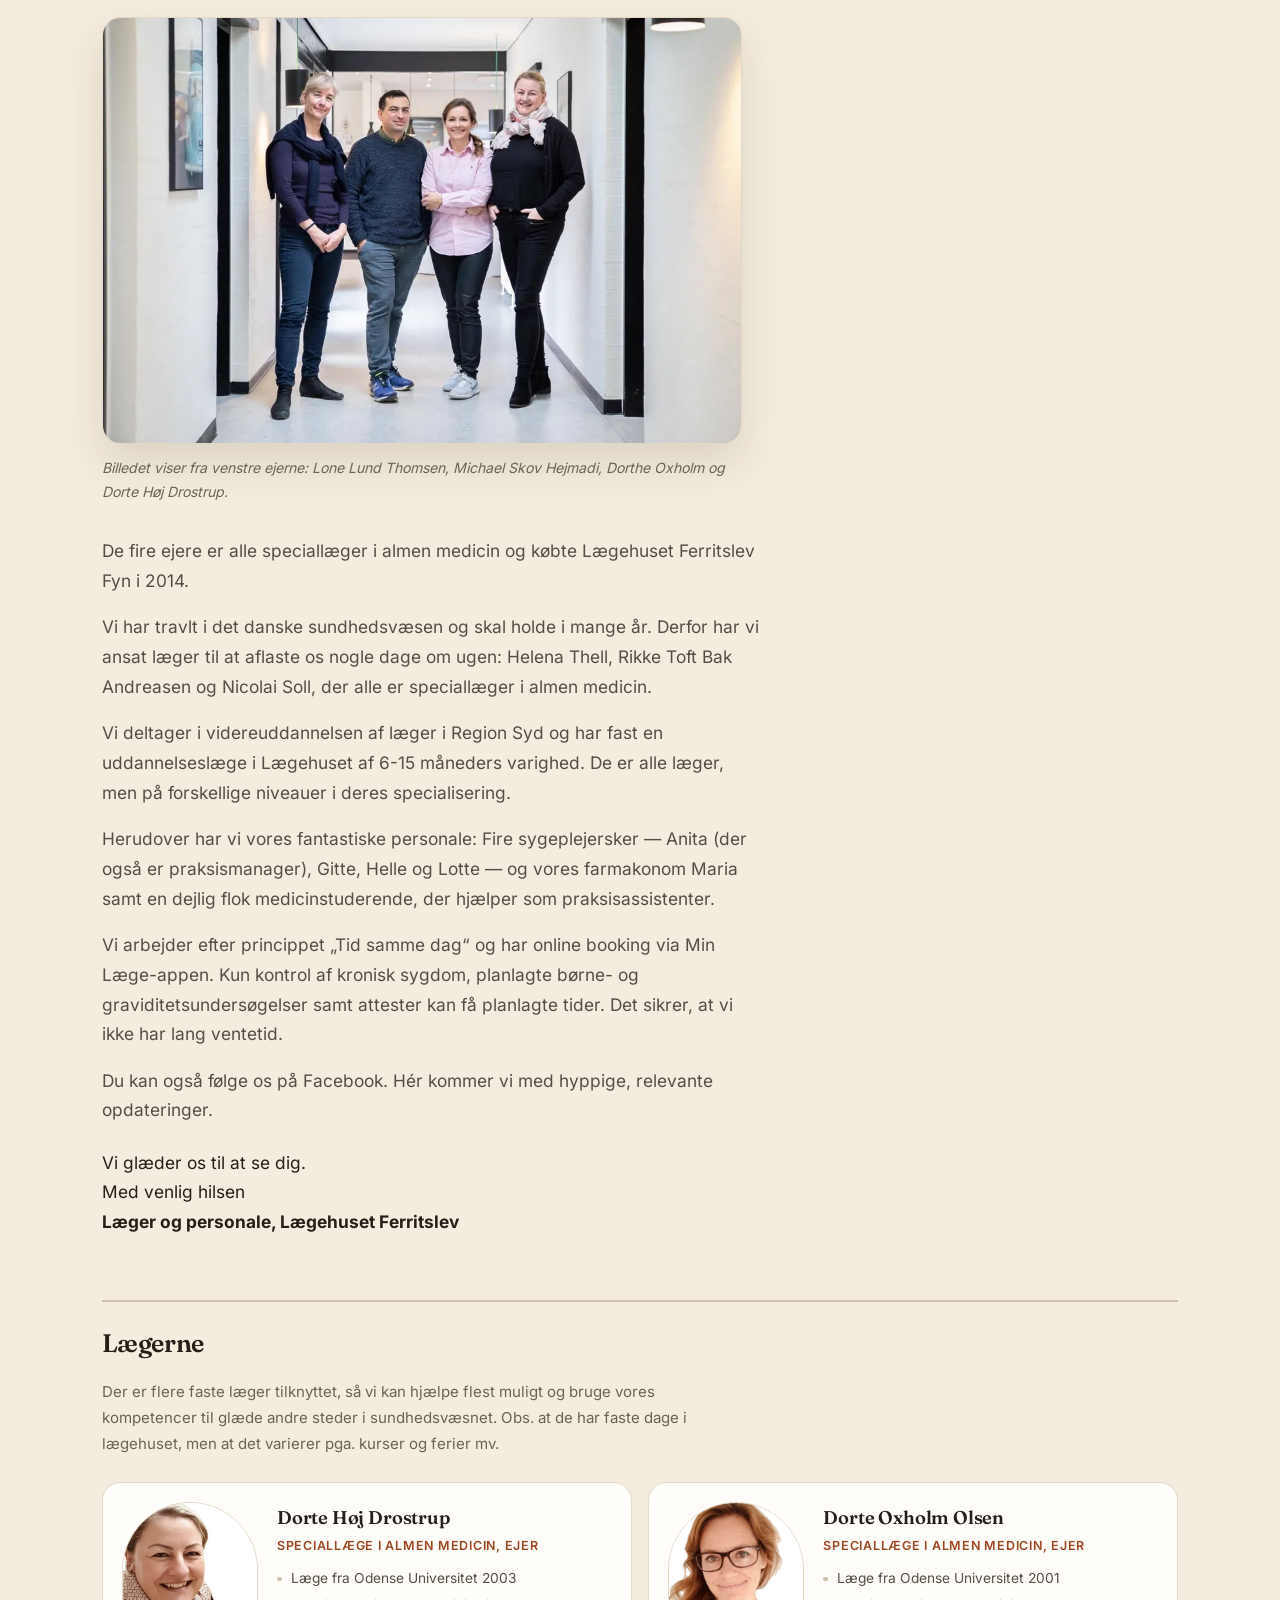
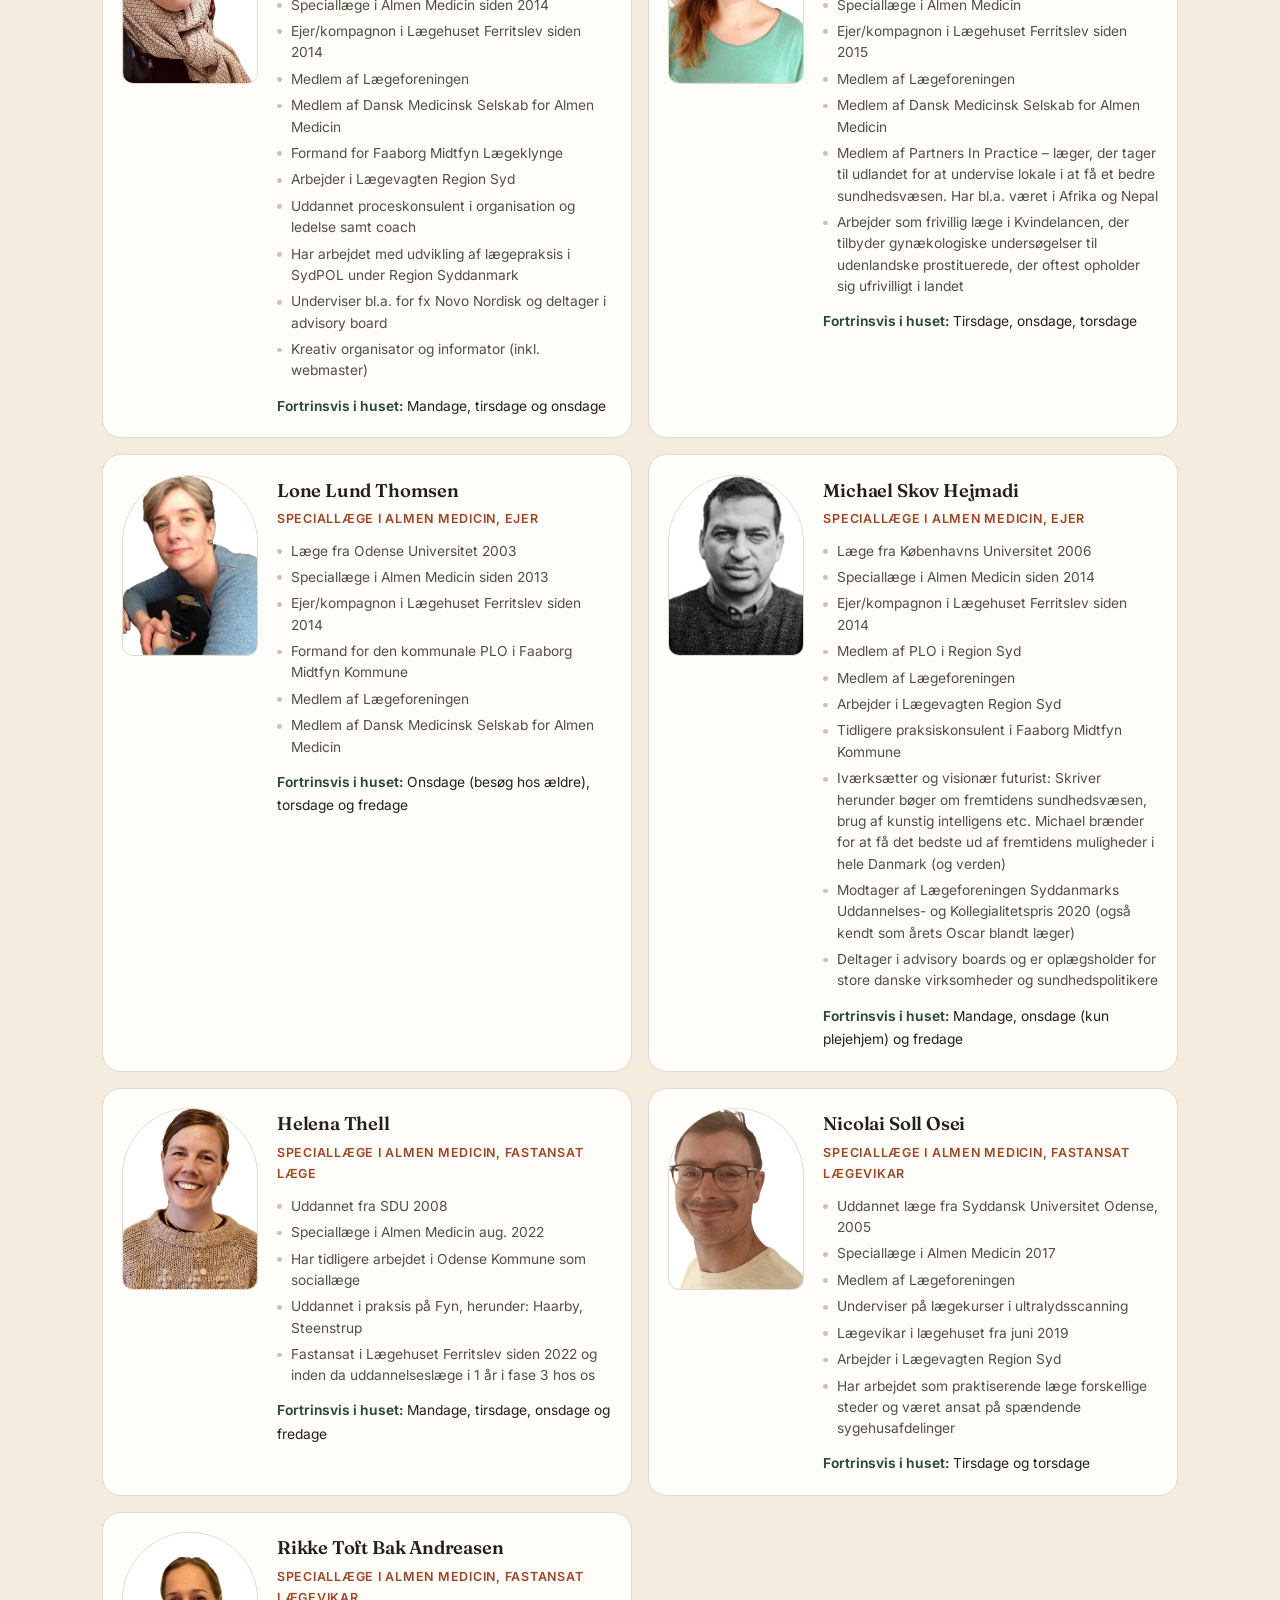
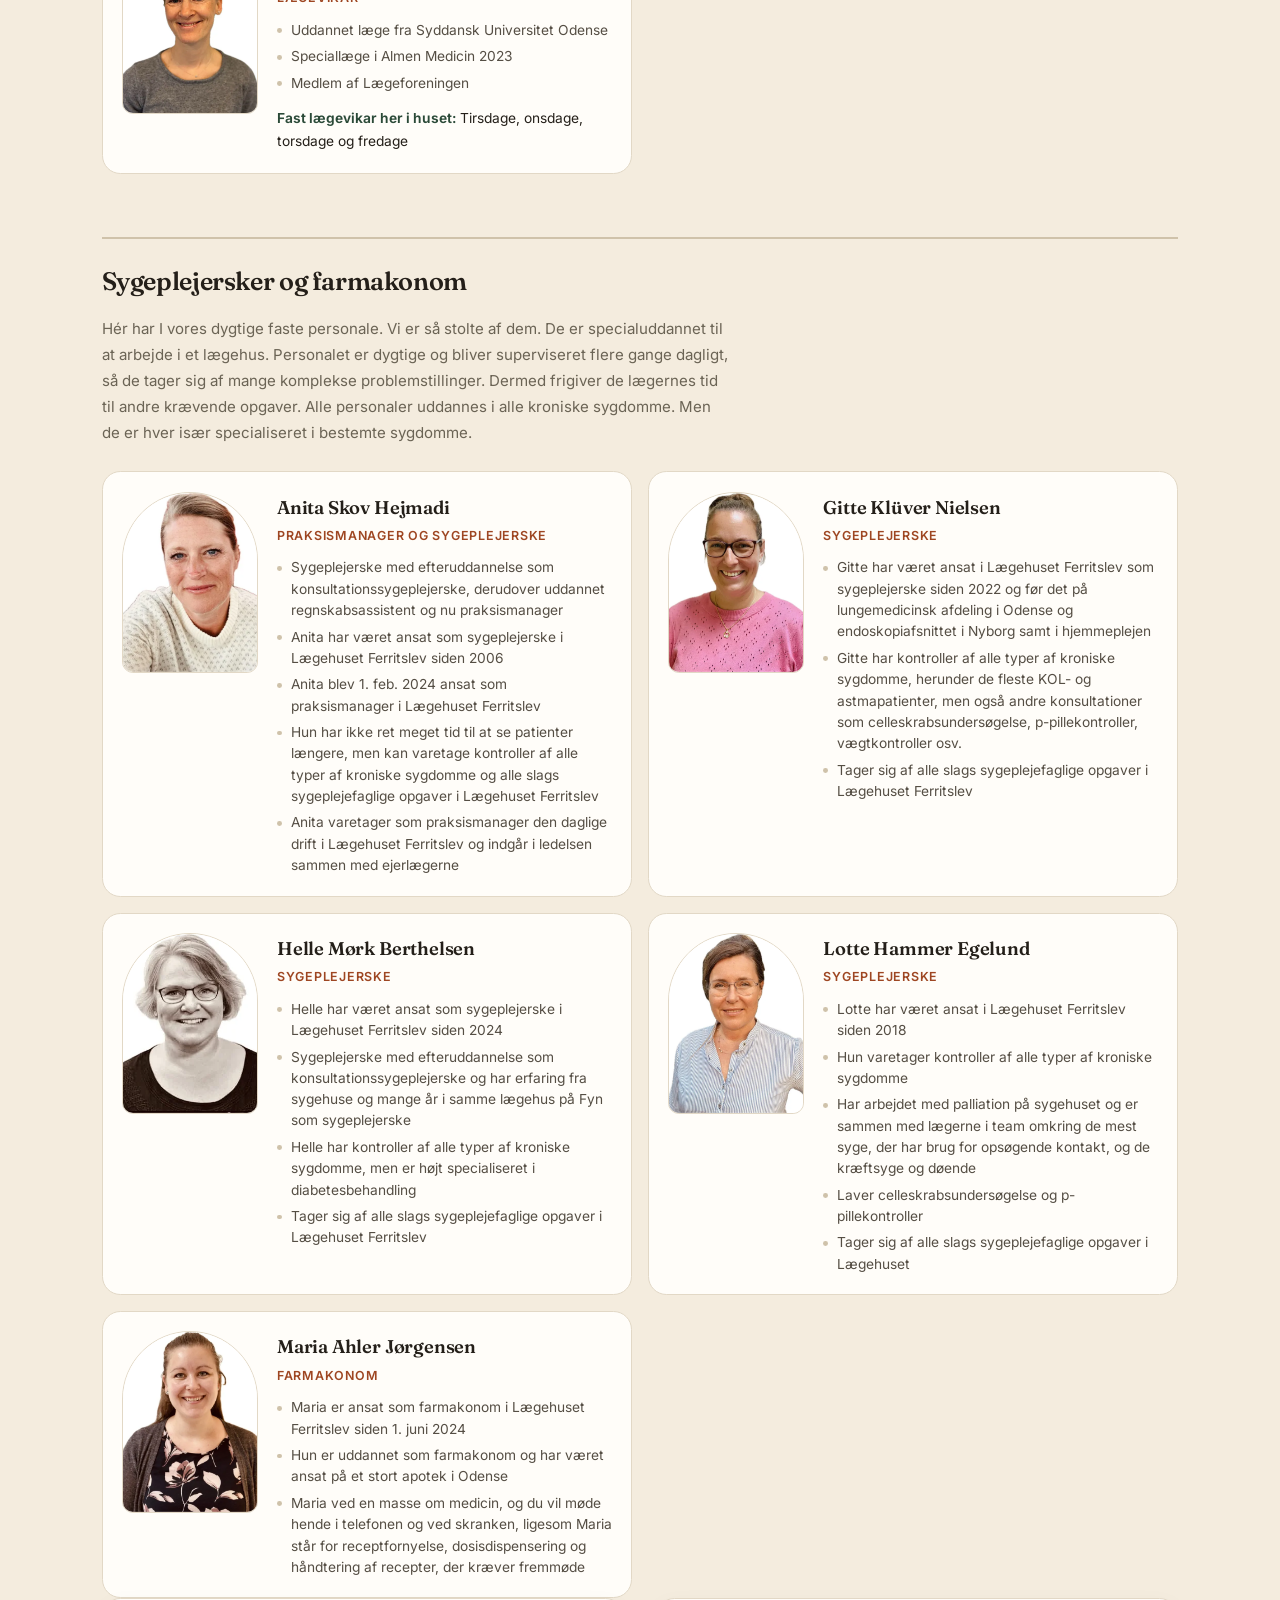
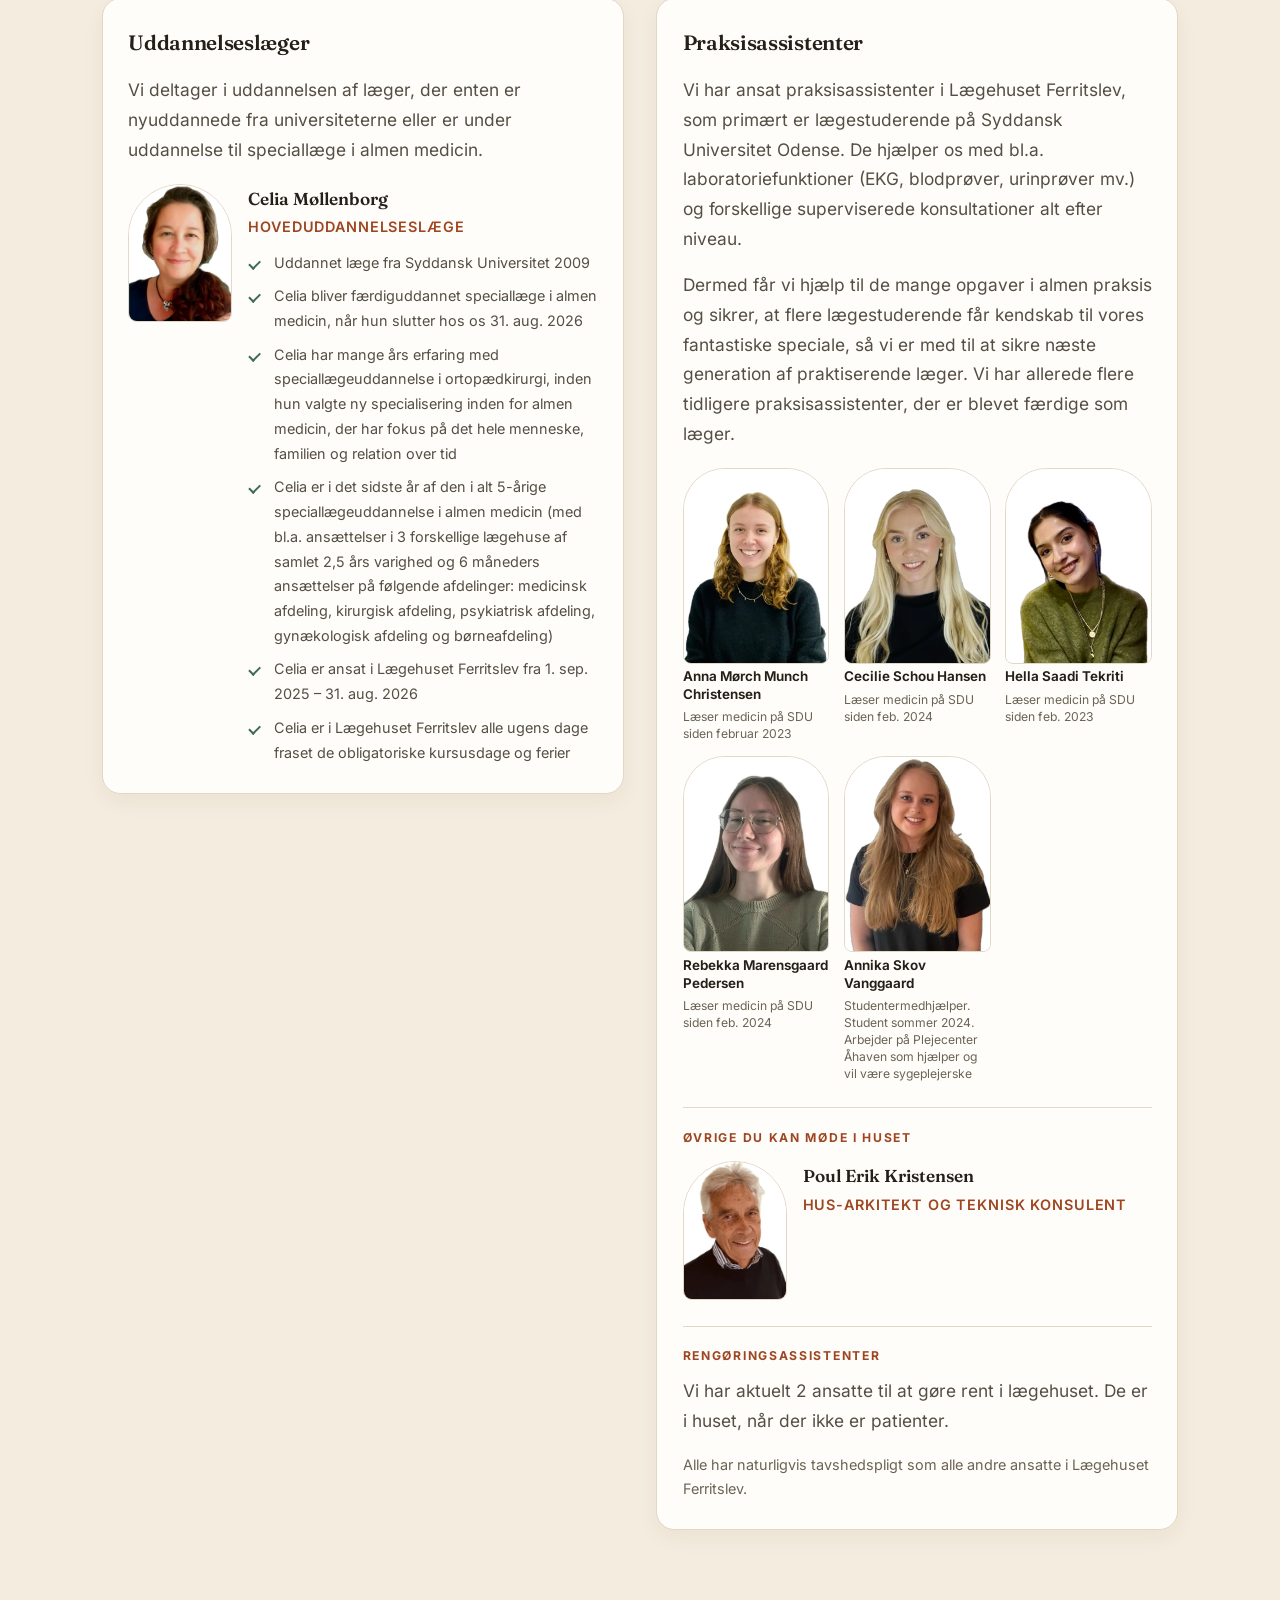
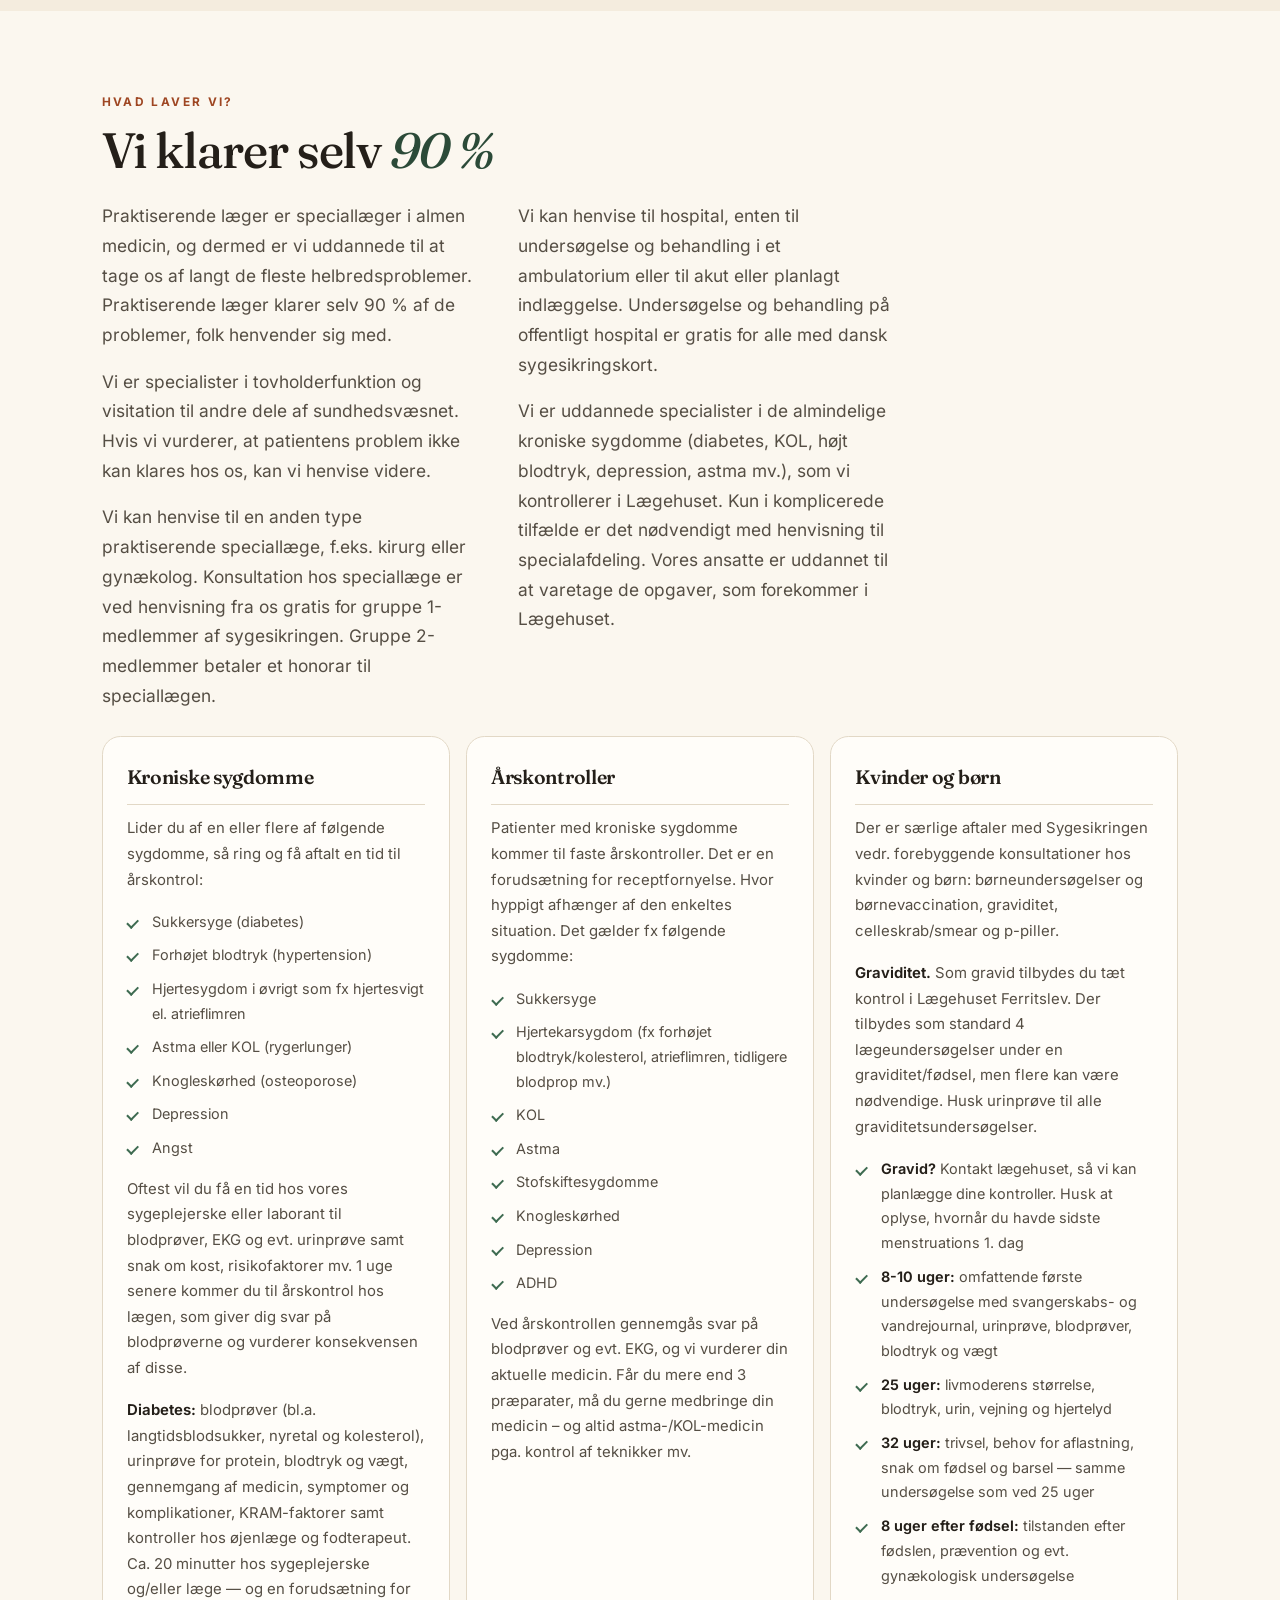
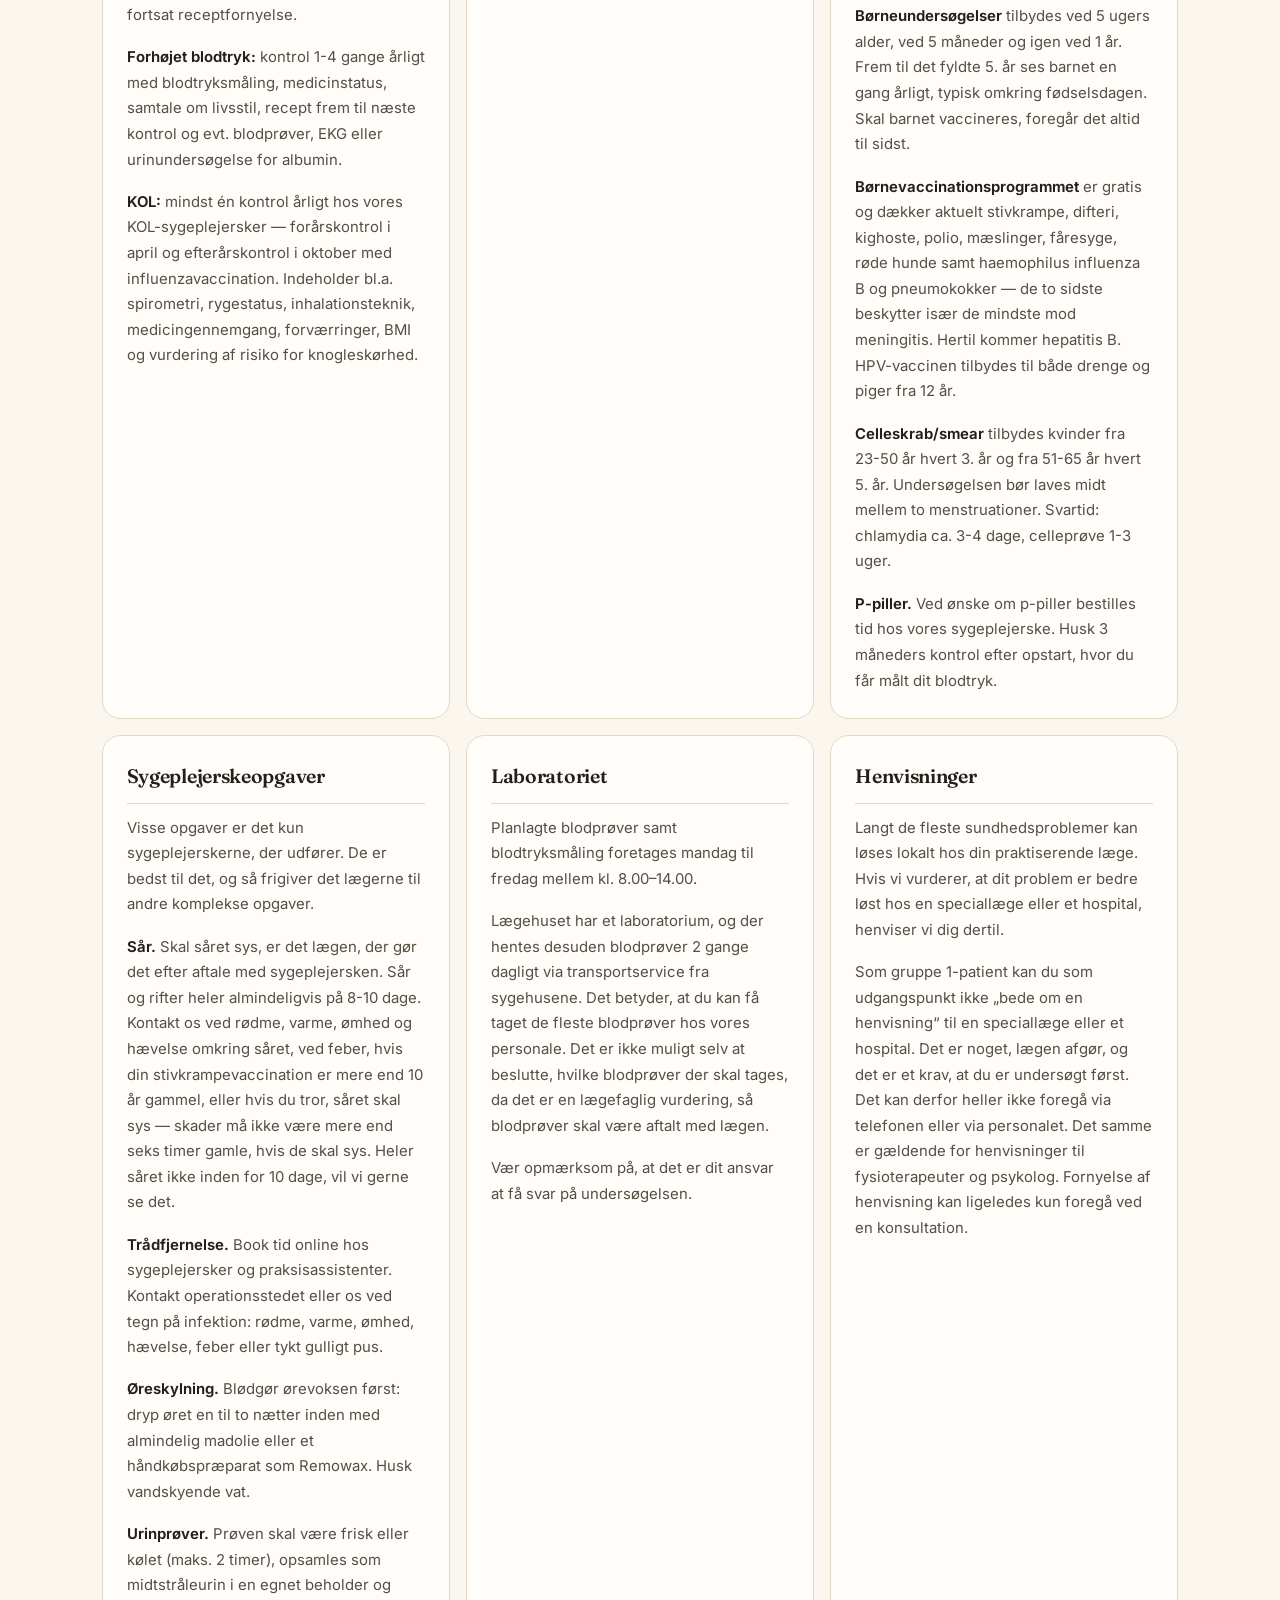
<file: laegehuset-ferritslev/huset/index.html>
<!DOCTYPE html>
<html lang="da" data-concept="huset">
<head>
<meta charset="UTF-8">
<meta name="viewport" content="width=device-width, initial-scale=1, viewport-fit=cover">
<title>Lægehuset Ferritslev – Fyn | Sundt lægehus med patienten i fokus</title>
<meta name="description" content="Lægehuset Ferritslev Fyn — mellem Odense og Nyborg. Tid samme dag, online booking via Min Læge-app, fire ejerlæger og et fast, specialuddannet personale.">
<meta name="theme-color" content="#FBF7EF">
<meta name="color-scheme" content="light">
<link rel="icon" href="favicon.svg" type="image/svg+xml">

<meta property="og:type" content="website">
<meta property="og:locale" content="da_DK">
<meta property="og:site_name" content="Lægehuset Ferritslev">
<meta property="og:title" content="Lægehuset Ferritslev – Fyn">
<meta property="og:description" content="Sundt lægehus med patienten i fokus. Tid samme dag siden 2017.">
<meta property="og:image" content="../../assets/img/lhf/ejere.webp">

<script type="application/ld+json">
{
  "@context":"https://schema.org",
  "@type":"MedicalClinic",
  "name":"Lægehuset Ferritslev",
  "url":"https://laegehusetferritslev.dk/",
  "telephone":"+4565981002",
  "faxNumber":"+4565981690",
  "email":"mail@65981002.dk",
  "vatID":"35696326",
  "address":{"@type":"PostalAddress","streetAddress":"Ørbækvej 871 B","postalCode":"5863","addressLocality":"Ferritslev","addressCountry":"DK"},
  "sameAs":["https://www.facebook.com/laegehusetferritslev"],
  "openingHoursSpecification":[
    {"@type":"OpeningHoursSpecification","dayOfWeek":["Monday","Tuesday","Thursday","Friday"],"opens":"07:30","closes":"14:00"},
    {"@type":"OpeningHoursSpecification","dayOfWeek":"Wednesday","opens":"07:30","closes":"16:15"}
  ]
}
</script>

<link rel="preload" href="../../assets/fonts/fraunces-var.woff2" as="font" type="font/woff2" crossorigin>
<link rel="preload" href="../../assets/fonts/inter-var.woff2" as="font" type="font/woff2" crossorigin>
<link rel="stylesheet" href="style.css">
<script>document.documentElement.classList.add('js');</script>
</head>

<body>
<a class="skip" href="#hovedindhold">Spring til indhold</a>
<canvas id="sky" aria-hidden="true"></canvas>

<!-- ══ Akutbjælke ═══════════════════════════════════════════════ -->
<div class="alarm">
  <p><strong>Livstruende?</strong> Ring <a href="tel:112">112</a></p>
  <p><span>Aften, nat, weekend og helligdage:</span> Lægevagten <a href="tel:+4570110707">70 11 07 07</a></p>
</div>

<!-- ══ Topbar ═══════════════════════════════════════════════════ -->
<header class="top" id="top">
  <a class="brand" href="#hovedindhold">
    <span class="brand__mark" aria-hidden="true">
      <svg viewBox="0 0 32 32"><path d="M4 15L16 5l12 10"/><path d="M7 14v12h18V14"/><path d="M16 15v7M12.5 18.5h7"/></svg>
    </span>
    <span class="brand__txt"><b>Lægehuset Ferritslev</b><i>Sundt lægehus med patienten i fokus</i></span>
  </a>

  <nav class="menu" id="menu" aria-label="Hovedmenu">
    <a href="#akut">Akut</a>
    <a href="#tid">Få en tid</a>
    <a href="#aabent">Åbningstider</a>
    <a href="#os">Hvem er vi</a>
    <a href="#opgaver">Hvad laver vi</a>
    <a href="#praktisk">Praktisk</a>
    <a href="#kontakt">Kontakt</a>
  </nav>

  <button class="hamb" id="hamb" aria-expanded="false" aria-controls="menu">
    <span></span><span></span><span></span><em class="sr">Menu</em>
  </button>
</header>

<main id="hovedindhold">

<!-- ══ Hero ═════════════════════════════════════════════════════ -->
<section class="hero">
  <div class="hero__col">
    <p class="status" id="status" aria-live="polite">
      <span class="status__dot" id="statusDot"></span>
      <span class="status__txt" id="statusTxt">Henter åbningsstatus …</span>
    </p>

    <h1 class="hero__h1">
      Velkommen til<br><em>Lægehuset Ferritslev Fyn</em>
    </h1>

    <p class="hero__lead">
      Lægehuset Ferritslev Fyn ligger i skønne landlige omgivelser beliggende mellem
      Odense og Nyborg, lige syd for Langeskov.
    </p>

    <div class="hero__cta">
      <a class="btn btn--fill" href="https://www.laegevejen.dk/" target="_blank" rel="noopener">
        Book tid samme dag
        <svg viewBox="0 0 24 24" aria-hidden="true"><path d="M5 12h14m-6-6l6 6-6 6"/></svg>
      </a>
      <a class="btn btn--line" href="tel:+4565981002">
        <svg viewBox="0 0 24 24" aria-hidden="true"><path d="M22 16.9v3a2 2 0 01-2.2 2 19.8 19.8 0 01-8.6-3.1 19.5 19.5 0 01-6-6A19.8 19.8 0 012.1 4.2 2 2 0 014.1 2h3a2 2 0 012 1.7c.1 1 .4 1.9.7 2.8a2 2 0 01-.5 2.1L8.1 9.9a16 16 0 006 6l1.3-1.2a2 2 0 012.1-.5c.9.3 1.8.6 2.8.7a2 2 0 011.7 2z"/></svg>
        65 98 10 02
      </a>
    </div>

    <p class="hero__fine">Telefonen er åben 8.00–11.45 · pause 9.45–10.15</p>
  </div>

  <figure class="hero__arch">
    <img src="../../assets/img/lhf/indgang.webp" srcset="../../assets/img/lhf/indgang-500.webp 500w, ../../assets/img/lhf/indgang.webp 1000w" sizes="(max-width:900px) 92vw, 46vw" alt="Indgangspartiet til Lægehuset Ferritslev" width="1260" height="405" fetchpriority="high" decoding="async">
  </figure>
</section>

<!-- ══ Akut ═════════════════════════════════════════════════════ -->
<section class="sec sec--alarm" id="akut">
  <div class="wrap">
    <p class="eyebrow">Akut sygdom</p>
    <h2 class="h2">Hvor skal du ringe hen?</h2>

    <div class="triage">
      <a class="tri tri--red" href="tel:112">
        <span class="tri__n">112</span>
        <h3>Livsvigtigt</h3>
        <p>For akut ambulance ring: 112</p>
        <p>Det gælder også mistanke om blodprop i hjernen, hjertet eller lungerne. Er man i tvivl, er det ok at kontakte vagthavende læge eller lægevagten.</p>
      </a>
      <a class="tri tri--amber" href="tel:+4570110707">
        <span class="tri__n">70 11 07 07</span>
        <h3>Lægevagten &amp; skadestuen</h3>
        <p>I weekend samt aften/nat og helligdage: Ring til Lægevagten.</p>
        <p><strong>Akut skade/sår:</strong> Vi ser ikke akutte skadestueopgaver (akutte sår, brud, fald osv.), de skal i skadestuen. Ring til skadesvisitationen på 70 11 07 07.</p>
      </a>
      <a class="tri tri--green" href="tel:+4565981002">
        <span class="tri__n">65 98 10 02</span>
        <h3>Hverdage kl. 8.00–16.00</h3>
        <p><strong>Tid samme dag:</strong> Online booking er åben fra kl. 16.00 dagen før og frem til kl. 8.30. Du kan også ringe til klinikken kl. 8.00–8.30 for tid samme dag.</p>
        <p><strong>Akut opstået sygdom:</strong> Ved akut sygdom, der kræver lægelig vurdering samme dag, kan du ringe efter kl. 8.30 og tale med vores sekretariat.</p>
      </a>
    </div>

    <p class="note">Efter kl. 12.00 kan du ved uopsætteligt behov blive viderestillet til vagtmobilen.
      Bemærk, at den vagthavende samtidig har patienter.</p>

    <div class="dual">
      <div class="panel">
        <h3>Akut psykiatri</h3>
        <p>Akut psykisk problemstilling hører til i akutmodtagelserne i Psykiatrien i Region Syddanmark
          – også selvom man ikke følges dér i forvejen. Akutmodtagelserne er et tilbud til voksne,
          unge og børn. De er døgnåbne, og du kan henvende dig uden henvisning fra en læge.
          Vi anbefaler, at du ringer først. Det sikrer dig den bedst mulige service:</p>
        <p class="panel__contact">
          <strong>Psykiatrisk Akutmodtagelse Odense</strong><br>
          Tlf. <a href="tel:+4599449140">99 44 91 40</a><br>
          Afsnit P301<br>
          J.B. Winsløws Vej 22B (indgang 224)<br>
          5000 Odense C
        </p>
      </div>
      <div class="panel">
        <h3>Forgiftning</h3>
        <p>Ring til Giftlinjen på <a href="tel:+4582121212">82 12 12 12</a> døgnet rundt. Giftlinjen er
          en landsdækkende telefonrådgivning, hvor alle kan få direkte råd og hjælp i tilfælde af
          forgiftning. Sygeplejersker og læger, der er særligt uddannede inden for forgiftning,
          sidder klar ved telefonerne døgnet rundt.</p>
        <h3 class="panel__h2">Tandlæge- og kiropraktorvagt</h3>
        <p>Ved akut behov for kontakt til en tandlæge i weekenden kan du mod egenbetaling kontakte
          Tandlægevagten. Ved akut behov for en kiropraktor i weekenden kan du kontakte
          Kiropraktorvagten.</p>
      </div>
    </div>
  </div>
</section>

<!-- ══ Få en tid ════════════════════════════════════════════════ -->
<section class="sec" id="tid">
  <div class="wrap">
    <p class="eyebrow">Hvordan får jeg en tid eller et råd?</p>
    <h2 class="h2">Tid samme dag — <em>uden ventetid</em></h2>

    <p class="lead">Vi har haft Tid samme dag siden 2017, som betyder, at man kan få vurderet sit
      helbredsproblem uden ventetid – uanset om det handler om en ny eller en &bdquo;gammel&ldquo;
      problemstilling. Dermed undgår vi lange ventetider. Vi har afsat særlige tider til personer
      uden MitID.</p>

    <p>Kroniske sygdomme/receptpligtig medicin følges dog hos fast team i huset, men er der akut
      behov for vurdering, vil vi forsøge at hjælpe med bedste mulighed og konferere eller
      planlægge opfølgning hos fast behandler.</p>

    <div class="dual dual--wide">
      <div class="card card--book">
        <h3>Sådan booker du</h3>
        <ul class="ticks">
          <li>BOOK tid via MIN LÆGE APP</li>
          <li>TIDERNE ÅBNES kl. 16.00 dagen FØR</li>
          <li>Særligt sårbare/ældre uden IT kan kontakte os på telefon 8.00–8.30 på dagen</li>
          <li>Du har IKKE mulighed for at bestille en tid via en e-mail til lægen</li>
          <li>TID-SAMME-DAG-tiderne ligger jævnt fordelt over hele dagen</li>
          <li>KONSULTATIONEN er typisk af 15 minutters varighed, hvori er indeholdt lægens forberedelse og efterfølgende dokumentation</li>
          <li>BOOK den kategori, der dækker din problemstilling bedst (fx KVINDE, underliv). Og skriv i teksten, hvad det evt. er, der generer/bekymrer, og hvis du foretrækker video</li>
          <li>Står der KUN VIDEO, kan du ikke møde op, da vi ikke nødvendigvis har et egnet lokale</li>
          <li>Vi har defineret, HVILKE TILSTANDE der ses hos hvilke personalegrupper, så vi passer bedst på tiderne, og flest mulige kan blive set</li>
          <li>Vi forsøger at have MANGE LEDIGE TIDER hos alle ansatte i huset, så ressourcer fordeles bedst muligt. Men vi kan ikke garantere, at du kommer ind til dén behandler, du specifikt ønsker</li>
        </ul>
      </div>

      <div class="stack">
        <div class="card">
          <h3>Eksempler på Tid samme dag</h3>
          <ul class="tags">
            <li>Blodprøver (+/- EKG) – KUN efter forudgående præcis aftale</li>
            <li>HUD fx udslæt, sår, dimser</li>
            <li>MAND fx urinveje, potens mv.</li>
            <li>KVINDE fx underlivsproblemer, prævention, celleskrab, ønsket/uønsket graviditet mfl.</li>
            <li>VÆGTTAB — ønske om vægttab med medicinsk behandling ved BMI over 30</li>
            <li>INFEKTIONER (hoste, snot, øre, øjne, urinvejsinfektioner, kønssygdomme)</li>
            <li>LED/MUSKEL (hofte, knæ, skulder mv.) — ryg kan oftest ses hos kiropraktor uden om os</li>
            <li>VIDEO VISITATION vedr. PSYKISK problemstilling</li>
            <li>OPFØLGNING VIDEO — kun efter aftale</li>
            <li>KØREKORTSATTESTER (pris 750 kr., kontant eller MobilePay)</li>
          </ul>
        </div>

        <div class="card">
          <h3>Planlagte tider</h3>
          <p>Du kan booke følgende planlagte tider efter aftale:</p>
          <ul class="ticks">
            <li>Børneundersøgelser</li>
            <li>Graviditetsundersøgelser</li>
            <li>Rutinekontrol af kroniske sygdomme, f.eks. sukkersyge, kroniske lunge- og hjertesygdomme, osteoporose, stofskifte, ADHD, smertetilstande, angst, depression mv.</li>
            <li>Hér skal der oftest også bestilles tid til evt. blodprøver, EKG, urinundersøgelse mv. én uge før – det kan du selv gøre online eller på telefon</li>
            <li>Kontrol af tilstande der kræver receptpligtig medicin inkl. rød trekantmedicin</li>
            <li>Samtale om psykiske problemstillinger inkl. medicinjustering efter aftale</li>
            <li>Attester til kørekort hos kronikere og ældre, forsikringsselskaber og visse attester til kommunen</li>
            <li>Mindre operationer efter forudgående aftale med læge</li>
            <li>Hvis konsultationen skal arrangeres, så tolk eller pårørende kommer med</li>
          </ul>
          <p class="card__foot">Mange konsultationer er videokonsultationer, så du kan logge på hjemmefra
            eller fra dit arbejde/sommerhus mv. Der kan naturligvis forekomme ventetid som i et
            fysisk venteværelse.</p>
        </div>
      </div>
    </div>

    <div class="ribbon">
      <p><strong>FORSINKELSER:</strong> Nogle dage bliver vi forsinkede på grund af uforudset arbejde
        med akut syge patienter. Det kunne jo være dig, der har behov en anden gang, så vi regner
        med din forståelse.</p>
    </div>
  </div>
</section>

<!-- ══ Recept & selvbetjening ═══════════════════════════════════ -->
<section class="sec sec--tint" id="recept">
  <div class="wrap">
    <p class="eyebrow">Receptfornyelse og selvbetjening</p>
    <h2 class="h2">Undgå at vente i telefonen</h2>

    <div class="dual">
      <div>
        <h3 class="h3">Receptfornyelse kan foregå</h3>
        <ul class="ticks">
          <li>Primært ved din årskontrol og øvrige kontroller i lægehuset</li>
          <li>Telefonisk mellem kl. 9.00–12.00</li>
          <li>Via den nemme app Min Læge, som vi også bruger til mailsvar, video mv. (eller lægevejen.dk)</li>
          <li>Vi står til ansvar for dén medicin, der udskrives, og derfor forventer vi også, at du kommer til faste kontroller som aftalt</li>
          <li>Udskrivelse af rød trekant-medicin kræver fremmøde og fast plan</li>
          <li>Disse midler kan ej heller fornyes pr. telefon eller via mail</li>
        </ul>
        <div class="warnbox">
          <h4>OBS ved vanedannende medicin</h4>
          <p>Der kræves en konsultation, dvs. fremmøde i klinikken, ved fornyelse af sovemedicin,
            stærkt beroligende medicin og visse former for smertestillende medicin.</p>
        </div>
      </div>
      <div>
        <h3 class="h3">Hav følgende klar</h3>
        <ul class="ticks">
          <li>Navn på medicin</li>
          <li>Styrken (dvs. antal mg)</li>
          <li>Pakningsstørrelse (antal)</li>
          <li>Dosis (hvornår på dagen du tager din medicin)</li>
          <li>Hvor medicinen ønskes leveret – hvilket apotek eller på receptserver (dvs. recept kan afhentes hvor som helst)</li>
        </ul>
        <p>Medicinen hedder ofte noget andet ved ny udlevering, idet apoteket altid udleverer det
          billigste præparat. Det kan give anledning til forvirring. Navnet på indholdsstoffet – det
          aktive i medicinen – står altid på pakningen under handelsnavnet. I enkelte tilfælde kan
          der være grund til at vælge et bestemt mærke, hvilket så skal anføres på recepten. Du
          betaler differencen til det billigste mærke.</p>
        <p class="card__foot">Medicinbestillinger ekspederes løbende og normalt på 24–48 timer.</p>
        <h4 class="tile__sub">Selvbetjening</h4>
        <p><strong>Min Læge</strong> (Praktiserende Lægers Organisation) giver dig kontakt til din
          egen læge fra mobilen. <strong>Medicinkortet</strong> (Sundhedsdatastyrelsen) viser din
          aktuelle medicin, dine åbne recepter og det, du har fået udleveret på apoteket — og du kan
          anmode om receptfornyelse på de lægemidler, der står som aktive. Appen kan ikke bruges,
          hvis du har navnebeskyttelse.</p>
        <p><strong>Mailkonsultation</strong> er til korte, afgrænsede, ikke-akutte problemstillinger
          af afklarende karakter — ikke medicinbestilling. Bemærk, at der er op til 5 dage, før der
          er svar. Mail må derfor ikke bruges til spørgsmål om akut sygdom; ring i stedet.</p>
      </div>
    </div>
  </div>
</section>

<!-- ══ Åbningstider ═════════════════════════════════════════════ -->
<section class="sec" id="aabent">
  <div class="wrap">
    <p class="eyebrow">Åbningstider</p>
    <h2 class="h2">Lægehuset har åbent <em>alle hverdage</em></h2>

    <div class="daybar" id="daybar" aria-hidden="true">
      <div class="daybar__track">
        <span class="seg seg--cons" style="--a:7.5;--b:14"></span>
        <span class="seg seg--phone" style="--a:8;--b:9.75"></span>
        <span class="seg seg--pause" style="--a:9.75;--b:10.25"></span>
        <span class="seg seg--phone" style="--a:10.25;--b:11.75"></span>
        <span class="seg seg--duty" style="--a:12;--b:16"></span>
        <span class="daybar__now" id="daybarNow"><i></i></span>
      </div>
      <div class="daybar__ticks">
        <span style="--a:7">07</span><span style="--a:9">09</span><span style="--a:11">11</span>
        <span style="--a:13">13</span><span style="--a:15">15</span><span style="--a:17">17</span>
      </div>
      <ul class="daybar__key">
        <li><i class="k k--cons"></i>Konsultation</li>
        <li><i class="k k--phone"></i>Telefon åben</li>
        <li><i class="k k--pause"></i>Pause og møde</li>
        <li><i class="k k--duty"></i>Vagtmobil (kun uopsætteligt)</li>
      </ul>
    </div>

    <div class="hours">
      <article>
        <h3>Telefon</h3>
        <ul class="ticks">
          <li>Telefonerne er åbne fra 8.00–8.30 for tid samme dag</li>
          <li>Telefonen er åben for øvrige henvendelser fra 8.30–11.45</li>
          <li>Dog er telefonen lukket i tidsrummet kl. 9.45–10.15 pga. pause og møde</li>
          <li>Fra 12.00–16.00 kan man ved akut uopsætteligt behov blive stillet om til vagtmobilen og tale med vagthavende personale. Vedkommende er ikke nødvendigvis ved en computer eller i huset</li>
        </ul>
      </article>
      <article>
        <h3>Konsultation</h3>
        <ul class="ticks">
          <li>Mandag til fredag: 07.30–14.00</li>
          <li>Onsdag har vi åbent indtil kl. 16.15</li>
        </ul>
        <h3 class="mt">Lægevagten</h3>
        <ul class="ticks">
          <li>Fra 16.00 til 08.00 samt i weekenden skal man henvende sig til lægevagten ved akut behov</li>
        </ul>
      </article>
      <article>
        <h3>Skoleferie = feriebemanding</h3>
        <p>Vi holder ferie med vores børn, når skolerne holder ferie. Det betyder også, at vi kun
          kører med lavt blus disse dage og dermed kun håndterer akutte henvendelser, herunder
          udredning for alvorlig sygdom.</p>
        <dl class="mini">
          <div><dt>Vinterferien</dt><dd>Uge 7</dd></div>
          <div><dt>Påskeferie</dt><dd>De tre hverdage op til påske</dd></div>
          <div><dt>Sommerferie</dt><dd>Ugerne 27+28+29+30+31+32</dd></div>
          <div><dt>Efterårsferien</dt><dd>Uge 42</dd></div>
          <div><dt>Juleferien</dt><dd>23/12 + mellem jul og nytår + første dag i det nye år</dd></div>
        </dl>
      </article>
    </div>

    <p class="note">I skolernes ferie har vi ikke samme høje serviceniveau, da vi afvikler vores ferie
      på skift. Derfor ser vi primært akutte patienter, alvorligt syge eller mistanke om alvorlig
      sygdom. Mulighederne for tid samme dag-booking er også begrænsede i ferierne.</p>
  </div>
</section>

<!-- ══ Hvem er vi ═══════════════════════════════════════════════ -->
<section class="sec sec--tint" id="os">
  <div class="wrap">
    <p class="eyebrow">Hvem er vi?</p>
    <h2 class="h2">Fire ejere, et helt hus</h2>

    <figure class="owners">
      <img src="../../assets/img/lhf/ejere.webp" srcset="../../assets/img/lhf/ejere-500.webp 500w, ../../assets/img/lhf/ejere.webp 1000w" sizes="(max-width:900px) 92vw, 620px" alt="De fire ejere i Lægehuset Ferritslev" width="1242" height="828" loading="lazy" decoding="async">
      <figcaption>Billedet viser fra venstre ejerne: Lone Lund Thomsen, Michael Skov Hejmadi,
        Dorthe Oxholm og Dorte Høj Drostrup.</figcaption>
    </figure>

    <div class="prose">
      <p>De fire ejere er alle speciallæger i almen medicin og købte Lægehuset Ferritslev Fyn i 2014.</p>
      <p>Vi har travlt i det danske sundhedsvæsen og skal holde i mange år. Derfor har vi ansat læger
        til at aflaste os nogle dage om ugen: Helena Thell, Rikke Toft Bak Andreasen og Nicolai Soll,
        der alle er speciallæger i almen medicin.</p>
      <p>Vi deltager i videreuddannelsen af læger i Region Syd og har fast en uddannelseslæge i
        Lægehuset af 6-15 måneders varighed. De er alle læger, men på forskellige niveauer i deres
        specialisering.</p>
      <p>Herudover har vi vores fantastiske personale: Fire sygeplejersker — Anita (der også er
        praksismanager), Gitte, Helle og Lotte — og vores farmakonom Maria samt en dejlig flok
        medicinstuderende, der hjælper som praksisassistenter.</p>
      <p>Vi arbejder efter princippet &bdquo;Tid samme dag&ldquo; og har online booking via Min Læge-appen.
        Kun kontrol af kronisk sygdom, planlagte børne- og graviditetsundersøgelser samt attester kan
        få planlagte tider. Det sikrer, at vi ikke har lang ventetid.</p>
      <p>Du kan også følge os på Facebook. Hér kommer vi med hyppige, relevante opdateringer.</p>
      <p class="prose__sign">Vi glæder os til at se dig.<br>
        Med venlig hilsen<br><b>Læger og personale, Lægehuset Ferritslev</b></p>
    </div>

    <h3 class="h3 h3--band">Lægerne</h3>
    <p class="note">Der er flere faste læger tilknyttet, så vi kan hjælpe flest muligt og bruge vores
      kompetencer til glæde andre steder i sundhedsvæsnet. Obs. at de har faste dage i lægehuset,
      men at det varierer pga. kurser og ferier mv.</p>

    <ul class="folk" id="folkLaeger">
      <li class="p-card">
        <figure><img src="../../assets/img/lhf/dorte-drostrup-500.webp" alt="Dorte Høj Drostrup" width="672" height="1024" loading="lazy" decoding="async"></figure>
        <div>
          <h4>Dorte Høj Drostrup</h4>
          <p class="p-role">Speciallæge i almen medicin, ejer</p>
          <ul>
            <li>Læge fra Odense Universitet 2003</li>
            <li>Speciallæge i Almen Medicin siden 2014</li>
            <li>Ejer/kompagnon i Lægehuset Ferritslev siden 2014</li>
            <li>Medlem af Lægeforeningen</li>
            <li>Medlem af Dansk Medicinsk Selskab for Almen Medicin</li>
            <li>Formand for Faaborg Midtfyn Lægeklynge</li>
            <li>Arbejder i Lægevagten Region Syd</li>
            <li>Uddannet proceskonsulent i organisation og ledelse samt coach</li>
            <li>Har arbejdet med udvikling af lægepraksis i SydPOL under Region Syddanmark</li>
            <li>Underviser bl.a. for fx Novo Nordisk og deltager i advisory board</li>
            <li>Kreativ organisator og informator (inkl. webmaster)</li>
          </ul>
          <p class="p-days"><span>Fortrinsvis i huset:</span> Mandage, tirsdage og onsdage</p>
        </div>
      </li>
      <li class="p-card">
        <figure><img src="../../assets/img/lhf/dorthe-oxholm-500.webp" alt="Dorthe Oxholm" width="929" height="960" loading="lazy" decoding="async"></figure>
        <div>
          <h4>Dorte Oxholm Olsen</h4>
          <p class="p-role">Speciallæge i almen medicin, ejer</p>
          <ul>
            <li>Læge fra Odense Universitet 2001</li>
            <li>Speciallæge i Almen Medicin</li>
            <li>Ejer/kompagnon i Lægehuset Ferritslev siden 2015</li>
            <li>Medlem af Lægeforeningen</li>
            <li>Medlem af Dansk Medicinsk Selskab for Almen Medicin</li>
            <li>Medlem af Partners In Practice – læger, der tager til udlandet for at undervise lokale i at få et bedre sundhedsvæsen. Har bl.a. været i Afrika og Nepal</li>
            <li>Arbejder som frivillig læge i Kvindelancen, der tilbyder gynækologiske undersøgelser til udenlandske prostituerede, der oftest opholder sig ufrivilligt i landet</li>
          </ul>
          <p class="p-days"><span>Fortrinsvis i huset:</span> Tirsdage, onsdage, torsdage</p>
        </div>
      </li>
      <li class="p-card">
        <figure><img src="../../assets/img/lhf/lone-500.webp" alt="Lone Lund Thomsen" width="417" height="459" loading="lazy" decoding="async"></figure>
        <div>
          <h4>Lone Lund Thomsen</h4>
          <p class="p-role">Speciallæge i almen medicin, ejer</p>
          <ul>
            <li>Læge fra Odense Universitet 2003</li>
            <li>Speciallæge i Almen Medicin siden 2013</li>
            <li>Ejer/kompagnon i Lægehuset Ferritslev siden 2014</li>
            <li>Formand for den kommunale PLO i Faaborg Midtfyn Kommune</li>
            <li>Medlem af Lægeforeningen</li>
            <li>Medlem af Dansk Medicinsk Selskab for Almen Medicin</li>
          </ul>
          <p class="p-days"><span>Fortrinsvis i huset:</span> Onsdage (besøg hos ældre), torsdage og fredage</p>
        </div>
      </li>
      <li class="p-card">
        <figure><img src="../../assets/img/lhf/michael-500.webp" alt="Michael Skov Hejmadi" width="213" height="202" loading="lazy" decoding="async"></figure>
        <div>
          <h4>Michael Skov Hejmadi</h4>
          <p class="p-role">Speciallæge i almen medicin, ejer</p>
          <ul>
            <li>Læge fra Københavns Universitet 2006</li>
            <li>Speciallæge i Almen Medicin siden 2014</li>
            <li>Ejer/kompagnon i Lægehuset Ferritslev siden 2014</li>
            <li>Medlem af PLO i Region Syd</li>
            <li>Medlem af Lægeforeningen</li>
            <li>Arbejder i Lægevagten Region Syd</li>
            <li>Tidligere praksiskonsulent i Faaborg Midtfyn Kommune</li>
            <li>Iværksætter og visionær futurist: Skriver herunder bøger om fremtidens sundhedsvæsen, brug af kunstig intelligens etc. Michael brænder for at få det bedste ud af fremtidens muligheder i hele Danmark (og verden)</li>
            <li>Modtager af Lægeforeningen Syddanmarks Uddannelses- og Kollegialitetspris 2020 (også kendt som årets Oscar blandt læger)</li>
            <li>Deltager i advisory boards og er oplægsholder for store danske virksomheder og sundhedspolitikere</li>
          </ul>
          <p class="p-days"><span>Fortrinsvis i huset:</span> Mandage, onsdage (kun plejehjem) og fredage</p>
        </div>
      </li>
      <li class="p-card">
        <figure><img src="../../assets/img/lhf/helena-500.webp" alt="Helena Thell" width="746" height="1024" loading="lazy" decoding="async"></figure>
        <div>
          <h4>Helena Thell</h4>
          <p class="p-role">Speciallæge i almen medicin, fastansat læge</p>
          <ul>
            <li>Uddannet fra SDU 2008</li>
            <li>Speciallæge i Almen Medicin aug. 2022</li>
            <li>Har tidligere arbejdet i Odense Kommune som sociallæge</li>
            <li>Uddannet i praksis på Fyn, herunder: Haarby, Steenstrup</li>
            <li>Fastansat i Lægehuset Ferritslev siden 2022 og inden da uddannelseslæge i 1 år i fase 3 hos os</li>
          </ul>
          <p class="p-days"><span>Fortrinsvis i huset:</span> Mandage, tirsdage, onsdage og fredage</p>
        </div>
      </li>
      <li class="p-card">
        <figure><img src="../../assets/img/lhf/nicolai-500.webp" alt="Nicolai Soll Osei" width="690" height="1024" loading="lazy" decoding="async"></figure>
        <div>
          <h4>Nicolai Soll Osei</h4>
          <p class="p-role">Speciallæge i almen medicin, fastansat lægevikar</p>
          <ul>
            <li>Uddannet læge fra Syddansk Universitet Odense, 2005</li>
            <li>Speciallæge i Almen Medicin 2017</li>
            <li>Medlem af Lægeforeningen</li>
            <li>Underviser på lægekurser i ultralydsscanning</li>
            <li>Lægevikar i lægehuset fra juni 2019</li>
            <li>Arbejder i Lægevagten Region Syd</li>
            <li>Har arbejdet som praktiserende læge forskellige steder og været ansat på spændende sygehusafdelinger</li>
          </ul>
          <p class="p-days"><span>Fortrinsvis i huset:</span> Tirsdage og torsdage</p>
        </div>
      </li>
      <li class="p-card">
        <figure><img src="../../assets/img/lhf/rikke-500.webp" alt="Rikke Toft Bak Andreasen" width="731" height="1024" loading="lazy" decoding="async"></figure>
        <div>
          <h4>Rikke Toft Bak Andreasen</h4>
          <p class="p-role">Speciallæge i almen medicin, fastansat lægevikar</p>
          <ul>
            <li>Uddannet læge fra Syddansk Universitet Odense</li>
            <li>Speciallæge i Almen Medicin 2023</li>
            <li>Medlem af Lægeforeningen</li>
          </ul>
          <p class="p-days"><span>Fast lægevikar her i huset:</span> Tirsdage, onsdage, torsdage og fredage</p>
        </div>
      </li>
    </ul>

    <h3 class="h3 h3--band">Sygeplejersker og farmakonom</h3>
    <p class="note">Hér har I vores dygtige faste personale. Vi er så stolte af dem. De er
      specialuddannet til at arbejde i et lægehus. Personalet er dygtige og bliver superviseret
      flere gange dagligt, så de tager sig af mange komplekse problemstillinger. Dermed frigiver de
      lægernes tid til andre krævende opgaver. Alle personaler uddannes i alle kroniske sygdomme.
      Men de er hver især specialiseret i bestemte sygdomme.</p>

    <ul class="folk">
      <li class="p-card">
        <figure><img src="../../assets/img/lhf/anita-500.webp" alt="Anita Skov Hejmadi" width="1006" height="1024" loading="lazy" decoding="async"></figure>
        <div>
          <h4>Anita Skov Hejmadi</h4>
          <p class="p-role">Praksismanager og sygeplejerske</p>
          <ul>
            <li>Sygeplejerske med efteruddannelse som konsultationssygeplejerske, derudover uddannet regnskabsassistent og nu praksismanager</li>
            <li>Anita har været ansat som sygeplejerske i Lægehuset Ferritslev siden 2006</li>
            <li>Anita blev 1. feb. 2024 ansat som praksismanager i Lægehuset Ferritslev</li>
            <li>Hun har ikke ret meget tid til at se patienter længere, men kan varetage kontroller af alle typer af kroniske sygdomme og alle slags sygeplejefaglige opgaver i Lægehuset Ferritslev</li>
            <li>Anita varetager som praksismanager den daglige drift i Lægehuset Ferritslev og indgår i ledelsen sammen med ejerlægerne</li>
          </ul>
        </div>
      </li>
      <li class="p-card">
        <figure><img src="../../assets/img/lhf/gitte-500.webp" alt="Gitte Klüver Nielsen" width="851" height="1024" loading="lazy" decoding="async"></figure>
        <div>
          <h4>Gitte Klüver Nielsen</h4>
          <p class="p-role">Sygeplejerske</p>
          <ul>
            <li>Gitte har været ansat i Lægehuset Ferritslev som sygeplejerske siden 2022 og før det på lungemedicinsk afdeling i Odense og endoskopiafsnittet i Nyborg samt i hjemmeplejen</li>
            <li>Gitte har kontroller af alle typer af kroniske sygdomme, herunder de fleste KOL- og astmapatienter, men også andre konsultationer som celleskrabsundersøgelse, p-pillekontroller, vægtkontroller osv.</li>
            <li>Tager sig af alle slags sygeplejefaglige opgaver i Lægehuset Ferritslev</li>
          </ul>
        </div>
      </li>
      <li class="p-card">
        <figure><img src="../../assets/img/lhf/helle-500.webp" alt="Helle Mørk Berthelsen" width="272" height="348" loading="lazy" decoding="async"></figure>
        <div>
          <h4>Helle Mørk Berthelsen</h4>
          <p class="p-role">Sygeplejerske</p>
          <ul>
            <li>Helle har været ansat som sygeplejerske i Lægehuset Ferritslev siden 2024</li>
            <li>Sygeplejerske med efteruddannelse som konsultationssygeplejerske og har erfaring fra sygehuse og mange år i samme lægehus på Fyn som sygeplejerske</li>
            <li>Helle har kontroller af alle typer af kroniske sygdomme, men er højt specialiseret i diabetesbehandling</li>
            <li>Tager sig af alle slags sygeplejefaglige opgaver i Lægehuset Ferritslev</li>
          </ul>
        </div>
      </li>
      <li class="p-card">
        <figure><img src="../../assets/img/lhf/lotte-500.webp" alt="Lotte Hammer Egelund" width="800" height="1024" loading="lazy" decoding="async"></figure>
        <div>
          <h4>Lotte Hammer Egelund</h4>
          <p class="p-role">Sygeplejerske</p>
          <ul>
            <li>Lotte har været ansat i Lægehuset Ferritslev siden 2018</li>
            <li>Hun varetager kontroller af alle typer af kroniske sygdomme</li>
            <li>Har arbejdet med palliation på sygehuset og er sammen med lægerne i team omkring de mest syge, der har brug for opsøgende kontakt, og de kræftsyge og døende</li>
            <li>Laver celleskrabsundersøgelse og p-pillekontroller</li>
            <li>Tager sig af alle slags sygeplejefaglige opgaver i Lægehuset</li>
          </ul>
        </div>
      </li>
      <li class="p-card">
        <figure><img src="../../assets/img/lhf/maria-500.webp" alt="Maria Ahler Jørgensen" width="866" height="1024" loading="lazy" decoding="async"></figure>
        <div>
          <h4>Maria Ahler Jørgensen</h4>
          <p class="p-role">Farmakonom</p>
          <ul>
            <li>Maria er ansat som farmakonom i Lægehuset Ferritslev siden 1. juni 2024</li>
            <li>Hun er uddannet som farmakonom og har været ansat på et stort apotek i Odense</li>
            <li>Maria ved en masse om medicin, og du vil møde hende i telefonen og ved skranken, ligesom Maria står for receptfornyelse, dosisdispensering og håndtering af recepter, der kræver fremmøde</li>
          </ul>
        </div>
      </li>
    </ul>

    <div class="dual">
      <div class="card">
        <h3>Uddannelseslæger</h3>
        <p>Vi deltager i uddannelsen af læger, der enten er nyuddannede fra universiteterne eller er
          under uddannelse til speciallæge i almen medicin.</p>
        <div class="mini-person">
          <img src="../../assets/img/lhf/celia-500.webp" alt="Celia Møllenborg" width="725" height="1024" loading="lazy" decoding="async">
          <div>
            <h4>Celia Møllenborg</h4>
            <p class="p-role">Hoveduddannelseslæge</p>
            <ul class="ticks ticks--sm">
              <li>Uddannet læge fra Syddansk Universitet 2009</li>
              <li>Celia bliver færdiguddannet speciallæge i almen medicin, når hun slutter hos os 31. aug. 2026</li>
              <li>Celia har mange års erfaring med speciallægeuddannelse i ortopædkirurgi, inden hun valgte ny specialisering inden for almen medicin, der har fokus på det hele menneske, familien og relation over tid</li>
              <li>Celia er i det sidste år af den i alt 5-årige speciallægeuddannelse i almen medicin (med bl.a. ansættelser i 3 forskellige lægehuse af samlet 2,5 års varighed og 6 måneders ansættelser på følgende afdelinger: medicinsk afdeling, kirurgisk afdeling, psykiatrisk afdeling, gynækologisk afdeling og børneafdeling)</li>
              <li>Celia er ansat i Lægehuset Ferritslev fra 1. sep. 2025 – 31. aug. 2026</li>
              <li>Celia er i Lægehuset Ferritslev alle ugens dage fraset de obligatoriske kursusdage og ferier</li>
            </ul>
          </div>
        </div>
      </div>

      <div class="card">
        <h3>Praksisassistenter</h3>
        <p>Vi har ansat praksisassistenter i Lægehuset Ferritslev, som primært er lægestuderende på
          Syddansk Universitet Odense. De hjælper os med bl.a. laboratoriefunktioner (EKG, blodprøver,
          urinprøver mv.) og forskellige superviserede konsultationer alt efter niveau.</p>
        <p>Dermed får vi hjælp til de mange opgaver i almen praksis og sikrer, at flere lægestuderende
          får kendskab til vores fantastiske speciale, så vi er med til at sikre næste generation af
          praktiserende læger. Vi har allerede flere tidligere praksisassistenter, der er blevet
          færdige som læger.</p>
        <ul class="students">
          <li><img src="../../assets/img/lhf/anna-500.webp" alt="Anna Mørch Munch Christensen" width="776" height="1024" loading="lazy" decoding="async"><b>Anna Mørch Munch Christensen</b><span>Læser medicin på SDU siden februar 2023</span></li>
          <li><img src="../../assets/img/lhf/cecilie-500.webp" alt="Cecilie Schou Hansen" width="730" height="1024" loading="lazy" decoding="async"><b>Cecilie Schou Hansen</b><span>Læser medicin på SDU siden feb. 2024</span></li>
          <li><img src="../../assets/img/lhf/hella-500.webp" alt="Hella Saadi Tekriti" width="1005" height="1462" loading="lazy" decoding="async"><b>Hella Saadi Tekriti</b><span>Læser medicin på SDU siden feb. 2023</span></li>
          <li><img src="../../assets/img/lhf/rebekka-500.webp" alt="Rebekka Marensgaard Pedersen" width="688" height="1024" loading="lazy" decoding="async"><b>Rebekka Marensgaard Pedersen</b><span>Læser medicin på SDU siden feb. 2024</span></li>
          <li><img src="../../assets/img/lhf/annika-500.webp" alt="Annika Skov Vanggaard" width="422" height="595" loading="lazy" decoding="async"><b>Annika Skov Vanggaard</b><span>Studentermedhjælper. Student sommer 2024. Arbejder på Plejecenter Åhaven som hjælper og vil være sygeplejerske</span></li>
        </ul>
        <h4 class="tile__sub">Øvrige du kan møde i huset</h4>
        <div class="mini-person mini-person--tight">
          <img src="../../assets/img/lhf/poulerik-500.webp" alt="Poul Erik Kristensen" width="696" height="1024" loading="lazy" decoding="async">
          <div>
            <h4>Poul Erik Kristensen</h4>
            <p class="p-role">Hus-arkitekt og teknisk konsulent</p>
          </div>
        </div>
        <h4 class="tile__sub">Rengøringsassistenter</h4>
        <p>Vi har aktuelt 2 ansatte til at gøre rent i lægehuset. De er i huset, når der ikke er
          patienter.</p>
        <p class="card__foot">Alle har naturligvis tavshedspligt som alle andre ansatte i
          Lægehuset Ferritslev.</p>
      </div>
    </div>
  </div>
</section>

<!-- ══ Hvad laver vi ════════════════════════════════════════════ -->
<section class="sec" id="opgaver">
  <div class="wrap">
    <p class="eyebrow">Hvad laver vi?</p>
    <h2 class="h2">Vi klarer selv <em>90 %</em></h2>

    <div class="prose prose--wide">
      <p>Praktiserende læger er speciallæger i almen medicin, og dermed er vi uddannede til at tage
        os af langt de fleste helbredsproblemer. Praktiserende læger klarer selv 90 % af de
        problemer, folk henvender sig med.</p>
      <p>Vi er specialister i tovholderfunktion og visitation til andre dele af sundhedsvæsnet.
        Hvis vi vurderer, at patientens problem ikke kan klares hos os, kan vi henvise videre.</p>
      <p>Vi kan henvise til en anden type praktiserende speciallæge, f.eks. kirurg eller gynækolog.
        Konsultation hos speciallæge er ved henvisning fra os gratis for gruppe 1-medlemmer af
        sygesikringen. Gruppe 2-medlemmer betaler et honorar til speciallægen.</p>
      <p>Vi kan henvise til hospital, enten til undersøgelse og behandling i et ambulatorium eller
        til akut eller planlagt indlæggelse. Undersøgelse og behandling på offentligt hospital er
        gratis for alle med dansk sygesikringskort.</p>
      <p>Vi er uddannede specialister i de almindelige kroniske sygdomme (diabetes, KOL, højt
        blodtryk, depression, astma mv.), som vi kontrollerer i Lægehuset. Kun i komplicerede
        tilfælde er det nødvendigt med henvisning til specialafdeling. Vores ansatte er uddannet
        til at varetage de opgaver, som forekommer i Lægehuset.</p>
    </div>

    <div class="tiles">
      <article class="tile">
        <h3>Kroniske sygdomme</h3>
        <p>Lider du af en eller flere af følgende sygdomme, så ring og få aftalt en tid til årskontrol:</p>
        <ul class="ticks ticks--sm">
          <li>Sukkersyge (diabetes)</li>
          <li>Forhøjet blodtryk (hypertension)</li>
          <li>Hjertesygdom i øvrigt som fx hjertesvigt el. atrieflimren</li>
          <li>Astma eller KOL (rygerlunger)</li>
          <li>Knogleskørhed (osteoporose)</li>
          <li>Depression</li>
          <li>Angst</li>
        </ul>
        <p>Oftest vil du få en tid hos vores sygeplejerske eller laborant til blodprøver, EKG og evt.
          urinprøve samt snak om kost, risikofaktorer mv. 1 uge senere kommer du til årskontrol hos
          lægen, som giver dig svar på blodprøverne og vurderer konsekvensen af disse.</p>
        <p><strong>Diabetes:</strong> blodprøver (bl.a. langtidsblodsukker, nyretal og kolesterol),
          urinprøve for protein, blodtryk og vægt, gennemgang af medicin, symptomer og
          komplikationer, KRAM-faktorer samt kontroller hos øjenlæge og fodterapeut. Ca. 20 minutter
          hos sygeplejerske og/eller læge — og en forudsætning for fortsat receptfornyelse.</p>
        <p><strong>Forhøjet blodtryk:</strong> kontrol 1-4 gange årligt med blodtryksmåling,
          medicinstatus, samtale om livsstil, recept frem til næste kontrol og evt. blodprøver, EKG
          eller urinundersøgelse for albumin.</p>
        <p><strong>KOL:</strong> mindst én kontrol årligt hos vores KOL-sygeplejersker — forårskontrol
          i april og efterårskontrol i oktober med influenzavaccination. Indeholder bl.a. spirometri,
          rygestatus, inhalationsteknik, medicingennemgang, forværringer, BMI og vurdering af risiko
          for knogleskørhed.</p>
      </article>

      <article class="tile">
        <h3>Årskontroller</h3>
        <p>Patienter med kroniske sygdomme kommer til faste årskontroller. Det er en forudsætning for
          receptfornyelse. Hvor hyppigt afhænger af den enkeltes situation. Det gælder fx følgende
          sygdomme:</p>
        <ul class="ticks ticks--sm">
          <li>Sukkersyge</li>
          <li>Hjertekarsygdom (fx forhøjet blodtryk/kolesterol, atrieflimren, tidligere blodprop mv.)</li>
          <li>KOL</li>
          <li>Astma</li>
          <li>Stofskiftesygdomme</li>
          <li>Knogleskørhed</li>
          <li>Depression</li>
          <li>ADHD</li>
        </ul>
        <p>Ved årskontrollen gennemgås svar på blodprøver og evt. EKG, og vi vurderer din aktuelle
          medicin. Får du mere end 3 præparater, må du gerne medbringe din medicin – og altid
          astma-/KOL-medicin pga. kontrol af teknikker mv.</p>
      </article>

      <article class="tile">
        <h3>Kvinder og børn</h3>
        <p>Der er særlige aftaler med Sygesikringen vedr. forebyggende konsultationer hos kvinder og
          børn: børneundersøgelser og børnevaccination, graviditet, celleskrab/smear og p-piller.</p>
        <p><strong>Graviditet.</strong> Som gravid tilbydes du tæt kontrol i Lægehuset Ferritslev.
          Der tilbydes som standard 4 lægeundersøgelser under en graviditet/fødsel, men flere kan
          være nødvendige. Husk urinprøve til alle graviditetsundersøgelser.</p>
        <ul class="ticks ticks--sm">
          <li><strong>Gravid?</strong> Kontakt lægehuset, så vi kan planlægge dine kontroller. Husk at oplyse, hvornår du havde sidste menstruations 1. dag</li>
          <li><strong>8-10 uger:</strong> omfattende første undersøgelse med svangerskabs- og vandrejournal, urinprøve, blodprøver, blodtryk og vægt</li>
          <li><strong>25 uger:</strong> livmoderens størrelse, blodtryk, urin, vejning og hjertelyd</li>
          <li><strong>32 uger:</strong> trivsel, behov for aflastning, snak om fødsel og barsel — samme undersøgelse som ved 25 uger</li>
          <li><strong>8 uger efter fødsel:</strong> tilstanden efter fødslen, prævention og evt. gynækologisk undersøgelse</li>
        </ul>
        <p><strong>Børneundersøgelser</strong> tilbydes ved 5 ugers alder, ved 5 måneder og igen ved
          1 år. Frem til det fyldte 5. år ses barnet en gang årligt, typisk omkring fødselsdagen.
          Skal barnet vaccineres, foregår det altid til sidst.</p>
        <p><strong>Børnevaccinationsprogrammet</strong> er gratis og dækker aktuelt stivkrampe,
          difteri, kighoste, polio, mæslinger, fåresyge, røde hunde samt haemophilus influenza B og
          pneumokokker — de to sidste beskytter især de mindste mod meningitis. Hertil kommer
          hepatitis B. HPV-vaccinen tilbydes til både drenge og piger fra 12 år.</p>
        <p><strong>Celleskrab/smear</strong> tilbydes kvinder fra 23-50 år hvert 3. år og fra
          51-65 år hvert 5. år. Undersøgelsen bør laves midt mellem to menstruationer. Svartid:
          chlamydia ca. 3-4 dage, celleprøve 1-3 uger.</p>
        <p><strong>P-piller.</strong> Ved ønske om p-piller bestilles tid hos vores sygeplejerske.
          Husk 3 måneders kontrol efter opstart, hvor du får målt dit blodtryk.</p>
      </article>

      <article class="tile">
        <h3>Sygeplejerskeopgaver</h3>
        <p>Visse opgaver er det kun sygeplejerskerne, der udfører. De er bedst til det, og så
          frigiver det lægerne til andre komplekse opgaver.</p>
        <p><strong>Sår.</strong> Skal såret sys, er det lægen, der gør det efter aftale med
          sygeplejersken. Sår og rifter heler almindeligvis på 8-10 dage. Kontakt os ved rødme,
          varme, ømhed og hævelse omkring såret, ved feber, hvis din stivkrampevaccination er mere
          end 10 år gammel, eller hvis du tror, såret skal sys — skader må ikke være mere end seks
          timer gamle, hvis de skal sys. Heler såret ikke inden for 10 dage, vil vi gerne se det.</p>
        <p><strong>Trådfjernelse.</strong> Book tid online hos sygeplejersker og praksisassistenter.
          Kontakt operationsstedet eller os ved tegn på infektion: rødme, varme, ømhed, hævelse,
          feber eller tykt gulligt pus.</p>
        <p><strong>Øreskylning.</strong> Blødgør ørevoksen først: dryp øret en til to nætter inden
          med almindelig madolie eller et håndkøbspræparat som Remowax. Husk vandskyende vat.</p>
        <p><strong>Urinprøver.</strong> Prøven skal være frisk eller kølet (maks. 2 timer),
          opsamles som midtstråleurin i en egnet beholder og være mærket med navn og cpr-nummer.
          Angiv altid symptomer. Vi modtager ikke prøver i syltetøjs- eller pilleglas.</p>
        <p>Rejsevaccination er ikke en del af det gratis sundhedsvæsen i Danmark og tilbydes ikke i
          lægehuset – kontakt i stedet en vaccinationsklinik.</p>
      </article>

      <article class="tile">
        <h3>Laboratoriet</h3>
        <p>Planlagte blodprøver samt blodtryksmåling foretages mandag til fredag mellem kl. 8.00–14.00.</p>
        <p>Lægehuset har et laboratorium, og der hentes desuden blodprøver 2 gange dagligt via
          transportservice fra sygehusene. Det betyder, at du kan få taget de fleste blodprøver hos
          vores personale. Det er ikke muligt selv at beslutte, hvilke blodprøver der skal tages,
          da det er en lægefaglig vurdering, så blodprøver skal være aftalt med lægen.</p>
        <p>Vær opmærksom på, at det er dit ansvar at få svar på undersøgelsen.</p>
      </article>

      <article class="tile">
        <h3>Henvisninger</h3>
        <p>Langt de fleste sundhedsproblemer kan løses lokalt hos din praktiserende læge. Hvis vi
          vurderer, at dit problem er bedre løst hos en speciallæge eller et hospital, henviser vi
          dig dertil.</p>
        <p>Som gruppe 1-patient kan du som udgangspunkt ikke &bdquo;bede om en henvisning&ldquo; til en
          speciallæge eller et hospital. Det er noget, lægen afgør, og det er et krav, at du er
          undersøgt først. Det kan derfor heller ikke foregå via telefonen eller via personalet.
          Det samme er gældende for henvisninger til fysioterapeuter og psykolog. Fornyelse af
          henvisning kan ligeledes kun foregå ved en konsultation.</p>
      </article>
    </div>

    <h3 class="h3 h3--band">Priser på attester og vacciner</h3>
    <p class="note">Tidsbestilling til attester aftales via fast læge fraset kørekortattest, som kan
      bookes på forhånd eller ved tid samme dag. Kommunale attester eller forsikringsattester
      betales af disse.</p>

    <div class="tablewrap">
    <table class="prices">
      <caption class="sr">Priser på private attester og vacciner</caption>
      <thead><tr><th scope="col">Private attester</th><th scope="col">Pris</th></tr></thead>
      <tbody>
        <tr><th scope="row">Sygemelding – ansat</th><td>1000 kr. (momsfritaget)</td></tr>
        <tr><th scope="row">Sygemelding – studerende</th><td>300 kr. (momsfritaget)</td></tr>
        <tr><th scope="row">Kørekortsattest (inkl. diabetes og chauffør)</th><td>750 kr. inkl. moms</td></tr>
        <tr><th scope="row">Privat konsultation</th><td>500 kr. (momsfritaget)</td></tr>
        <tr><th scope="row">Pensions- og forsikringsattester</th><td>Aftales med forsikringsselskabet</td></tr>
        <tr><th scope="row">Rejsevacciner</th><td>Tilbydes ikke i lægehuset – kontakt i stedet en vaccinationsklinik</td></tr>
      </tbody>
    </table>
    </div>

    <div class="card" style="margin-top:1.4rem">
      <h3>Kørekortsattest — hvad skal du huske?</h3>
      <p>Vi udarbejder kørekortsattester for de patienter, der er tilmeldt Lægehuset Ferritslev
        eller kommer jævnligt (gruppe 2-patienter).</p>
      <p><strong>Kørekortsattest til unge og ny gruppe, fx trailer, motorcykel mv.</strong>
        Når du har bestilt en tid, skal du huske følgende:</p>
      <ul class="ticks ticks--sm">
        <li>Et vellignende og opdateret foto</li>
        <li>500 kr. eller MobilePay (vi tager ikke betalingskort). Dog 750 kr. ved erhvervskørekort til personbefordring</li>
        <li>Mød op 5-10 minutter før, så du kan udfylde side 1 i attesten – udleveres hos sekretæren</li>
        <li>Briller, hvis sådanne anvendes ved bilkørsel</li>
        <li>Bruger du kontaktlinser, så husk, at synsprøven skal udføres både med og uden linser</li>
      </ul>
      <p class="card__foot">Er du over 70 år, skal du ikke længere have kørekortet fornyet hos lægen,
        men i stedet hos borgerservice. Har du en kronisk sygdom, vil de bede dig kontakte Lægehuset
        om en tid til motorattest. Har du diabetes, udfylder vi en ekstra attest — husk at oplyse
        det ved tidsbestilling.</p>
    </div>
  </div>
</section>

<!-- ══ Praktisk ═════════════════════════════════════════════════ -->
<section class="sec sec--tint" id="praktisk">
  <div class="wrap">
    <p class="eyebrow">Praktisk info</p>
    <h2 class="h2">Her finder du lidt praktisk information</h2>

    <div class="tiles">
      <article class="tile">
        <h3>Elektronisk patientjournal</h3>
        <p>Næsten alle journaloplysninger føres elektronisk og kan kun ses af læger og personalet i
          lægehuset. Via vort elektroniske patientjournalsystem sender vi dagligt henvisninger og
          recepter. Vi modtager udskrivningsbreve og prøvesvar fra lægevagten, hospitaler og
          speciallæger.</p>
        <p>Hvis du ikke har modtaget indkaldelse til en undersøgelse/behandling på sygehuset inden
          2 uger, bedes du kontakte os, da der ind imellem forekommer svigt i den elektroniske
          kommunikation.</p>
      </article>
      <article class="tile">
        <h3>Psykolog</h3>
        <p>Du kan kun få tilskud til psykologhjælp, hvis du har en henvisning fra din læge.
          Der kan efter henvisning ydes tilskud til psykologhjælp, hvis du opfylder et af
          nedenstående kriterier:</p>
        <ul class="ticks ticks--sm">
          <li>røveri-, volds- og voldtægtsofre</li>
          <li>trafik- og ulykkesofre</li>
          <li>pårørende til alvorligt psykisk syge personer</li>
          <li>personer ramt af en alvorligt invaliderende sygdom</li>
          <li>pårørende til personer, der er ramt af en alvorligt invaliderende sygdom</li>
          <li>pårørende ved dødsfald</li>
          <li>personer, der har forsøgt selvmord</li>
          <li>kvinder, der får foretaget provokeret abort efter 12. graviditetsuge</li>
          <li>personer, der inden det fyldte 18. år har været ofre for incest eller andre seksuelle overgreb</li>
          <li>personer, der har en let til moderat depression og på henvisningstidspunktet er fyldt 18 år</li>
          <li>personer, der lider af let til moderat angst/let til moderat OCD (fra 18 år)</li>
        </ul>
        <p>Tilskuddet udgør 60 % af psykologens honorar. Der kan højst ydes tilskud til
          12 konsultationer. Personer, som behandles for depression eller angst, kan dog genhenvises,
          således at tilskud ydes for op til 24 konsultationer i alt.</p>
        <p>Mange forsikringer dækker hjælp til psykolog, hvis det er indiceret.</p>
      </article>
      <article class="tile">
        <h3>Sundhedsforsikring</h3>
        <p>Det er lægen, der vurderer, om der er lægelig indikation for, at en patient bør have
          udstedt en lægehenvisning. Det gælder, uanset om patienten har en sundhedsforsikring eller
          ej. Udstedelse af en lægehenvisning udløser ikke særskilt honorar, men er omfattet af det
          almindelige konsultationshonorar.</p>
        <p>Hvis du ønsker at gøre brug af din sundhedsforsikring, får du en kopi af henvisningen.</p>
      </article>
      <article class="tile">
        <h3>Tolkebistand</h3>
        <p>Hvis lægen eller patienten skønner, at der er behov for tolkebistand, er dette muligt.
          Vi samarbejder med tolke, der er tilknyttet Tolkekontoret. Disse tider tilpasses efter,
          hvornår tolken står til rådighed.</p>
        <p><strong>Vi ser ikke gerne afbud til aftaler med arrangeret tolk, og slet ikke
          udeblivelser.</strong> Det er meget uheldigt, hvis tolken møder forgæves.</p>
      </article>
      <article class="tile">
        <h3>Beroligende midler og sovepiller</h3>
        <p>Sundhedsstyrelsen har besluttet, at recept på sovemedicin og angstdæmpende medicin nu kun
          kan fås ved konsultation. Det er derfor ikke muligt at bestille medicinen hos sekretæren
          eller over internettet.</p>
        <p>Behandling med de pågældende midler kan endvidere føre til inddragelse af kørekortet samt
          manglende mulighed for udstedelse, fornyelse og bevarelse af kørekortet.</p>
        <p>Sundhedsstyrelsen har ligeledes indskærpet, at beroligende midler og sovetabletter kun må
          udskrives for en periode på op til 2 uger. Det er derfor ikke længere muligt at få
          udskrevet pakninger større end 30 stk. og kun efter konsultation ved lægen.</p>
        <p>Morfinpræparater må kun udskrives efter kontakt med læge og skal begrænses i størst
          muligt omfang pga. risikoen for afhængighed og påvirkning af nervesystemet.</p>
      </article>
      <article class="tile">
        <h3>Privatlivspolitik</h3>
        <p>I forbindelse med Lægehuset Ferritslevs undersøgelse, diagnostik og behandling af dig som
          patient indsamler og behandler Lægehuset Ferritslev som dataansvarlig en række
          personoplysninger om dig. Dette er vi forpligtet til efter autorisationslovens kap. 6 og
          journalføringsbekendtgørelsen.</p>
        <p><a class="ilink" href="http://laegehusetferritslev.dk/privatlivspolitik-for-patienter">Læs den fulde privatlivspolitik</a></p>
      </article>
    </div>
  </div>
</section>

<!-- ══ Kontakt ══════════════════════════════════════════════════ -->
<section class="sec sec--contact" id="kontakt">
  <div class="wrap">
    <p class="eyebrow">Lægehusets kontaktoplysninger</p>
    <h2 class="h2">Hvordan finder du os?</h2>

    <div class="contact">
      <div class="contact__card">
        <h3>Lægehuset Ferritslev</h3>
        <address>
          Ørbækvej 871 B<br>
          5863 Ferritslev
        </address>
        <dl class="contact__list">
          <div><dt>Telefon</dt><dd><a href="tel:+4565981002">65 98 10 02</a></dd></div>
          <div><dt>Fax</dt><dd>65 98 16 90</dd></div>
          <div><dt>Offentlig ukrypteret mail</dt><dd><a href="mailto:mail@65981002.dk">mail@65981002.dk</a></dd></div>
          <div><dt>Hjemmeside</dt><dd><a href="http://laegehusetferritslev.dk/">www.LaegehusetFerritslev.dk</a></dd></div>
          <div><dt>Facebook</dt><dd><a href="https://www.facebook.com/laegehusetferritslev" target="_blank" rel="noopener">/laegehusetferritslev</a></dd></div>
          <div><dt>Ydernr.</dt><dd>04 27 81</dd></div>
          <div><dt>CVR</dt><dd>35 69 63 26</dd></div>
          <div><dt>Lokationsnummer</dt><dd>5790002012341</dd></div>
        </dl>
        <p class="contact__note">Patienter skal skrive via krypteret mail via &bdquo;Min Læge&ldquo;-appen
          eller www.lægevejen.dk. Vær opmærksom på, at man i e-mail ikke bør sende cpr-numre og
          lignende. Børn skal oprettes under eget cpr-nr., men med en forælders mail. Skriv i
          barnets navn pga. jura.</p>
      </div>

      <a class="contact__map" href="https://www.google.com/maps/search/?api=1&amp;query=%C3%98rb%C3%A6kvej+871+B%2C+5863+Ferritslev" target="_blank" rel="noopener">
        <svg viewBox="0 0 400 300" role="img" aria-label="Kort over Ferritslev mellem Odense og Nyborg">
          <rect width="400" height="300" fill="var(--map-bg)"/>
          <path d="M-10 210 C 80 190, 150 230, 240 200 S 380 170, 410 185" fill="none" stroke="var(--map-water)" stroke-width="16" opacity=".5"/>
          <path d="M30 60 L 150 120 L 250 90 L 380 150" fill="none" stroke="var(--map-road)" stroke-width="5"/>
          <path d="M90 260 L 170 150 L 210 140 L 300 40" fill="none" stroke="var(--map-road)" stroke-width="3.5"/>
          <path d="M0 130 L 400 110" fill="none" stroke="var(--map-road)" stroke-width="2.5" stroke-dasharray="7 7"/>
          <circle cx="205" cy="145" r="34" fill="var(--map-pin)" opacity=".16"/>
          <circle cx="205" cy="145" r="9" fill="var(--map-pin)"/>
          <text x="205" y="128" text-anchor="middle" class="mapT mapT--big">Ferritslev</text>
          <text x="62" y="95" class="mapT">Odense</text>
          <text x="318" y="182" class="mapT">Nyborg</text>
          <text x="196" y="64" class="mapT">Langeskov</text>
        </svg>
        <span class="contact__maplbl">Åbn i Google Maps
          <svg viewBox="0 0 24 24" aria-hidden="true"><path d="M7 17L17 7M9 7h8v8"/></svg>
        </span>
      </a>
    </div>
  </div>
</section>

</main>

<footer class="foot">
  <div class="wrap">
    <p class="foot__claim">Sundt lægehus med patienten i fokus</p>
    <nav class="foot__nav" aria-label="Genveje">
      <a href="#akut">Akut sygdom</a>
      <a href="#tid">Få en tid</a>
      <a href="#aabent">Åbningstider</a>
      <a href="#os">Hvem er vi</a>
      <a href="#kontakt">Kontakt</a>
      <a href="https://www.facebook.com/laegehusetferritslev" target="_blank" rel="noopener">Facebook</a>
    </nav>
    <p class="foot__c">Lægehuset Ferritslev · Ørbækvej 871 B · 5863 Ferritslev · 65 98 10 02</p>
  </div>
</footer>

<script src="app.js" defer></script>
</body>
</html>
</file>
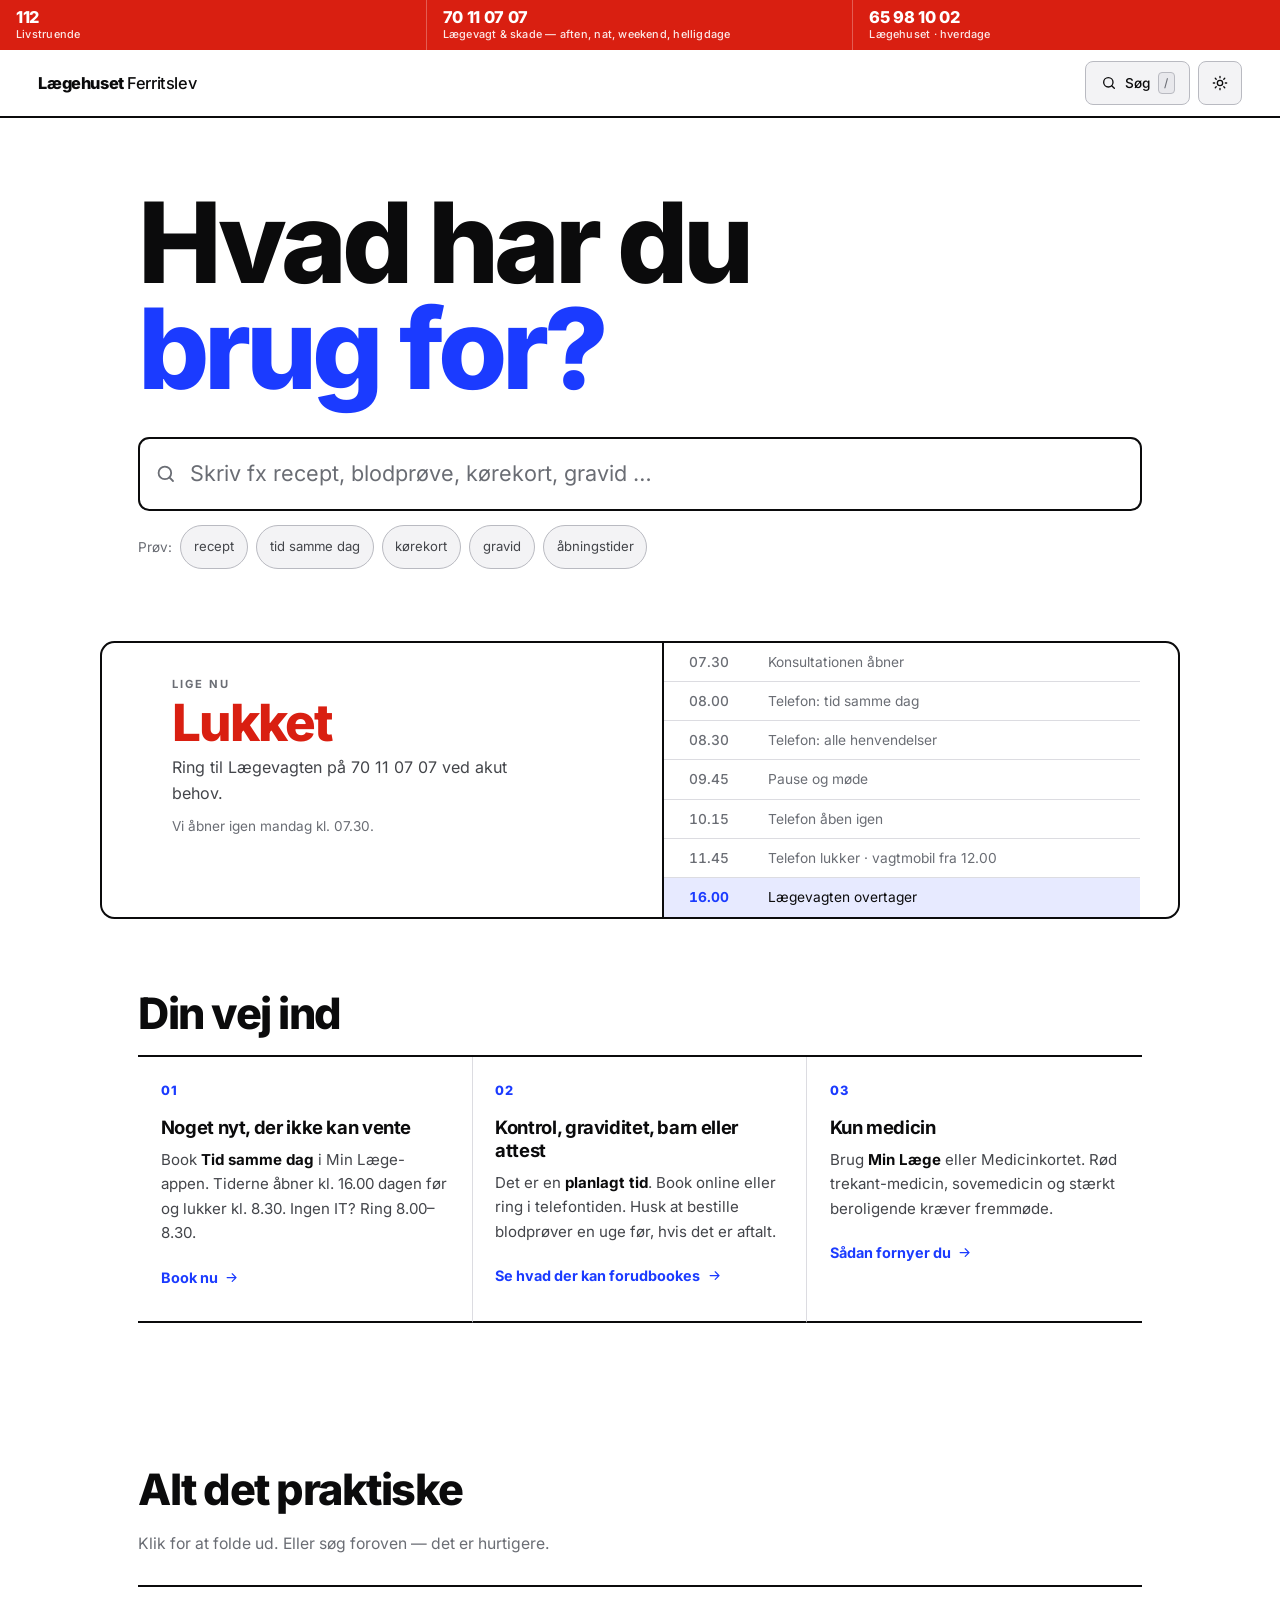
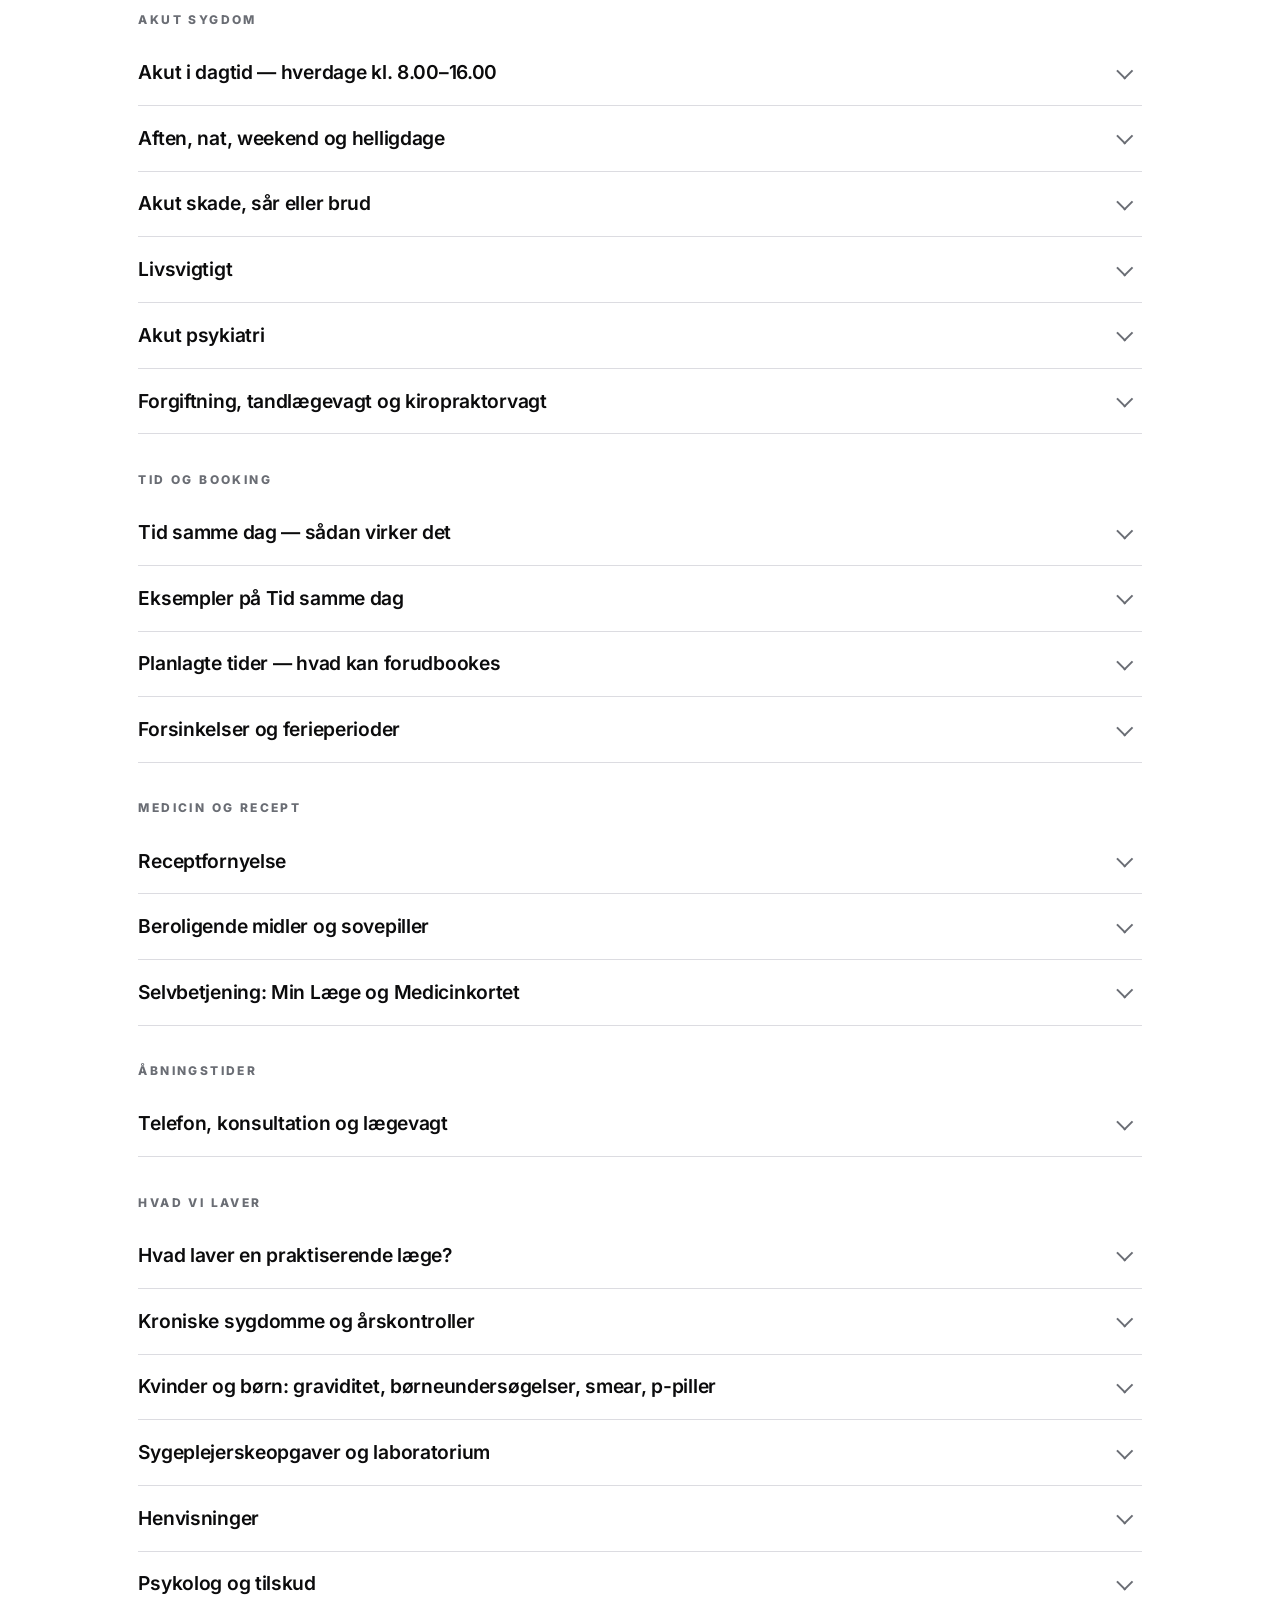
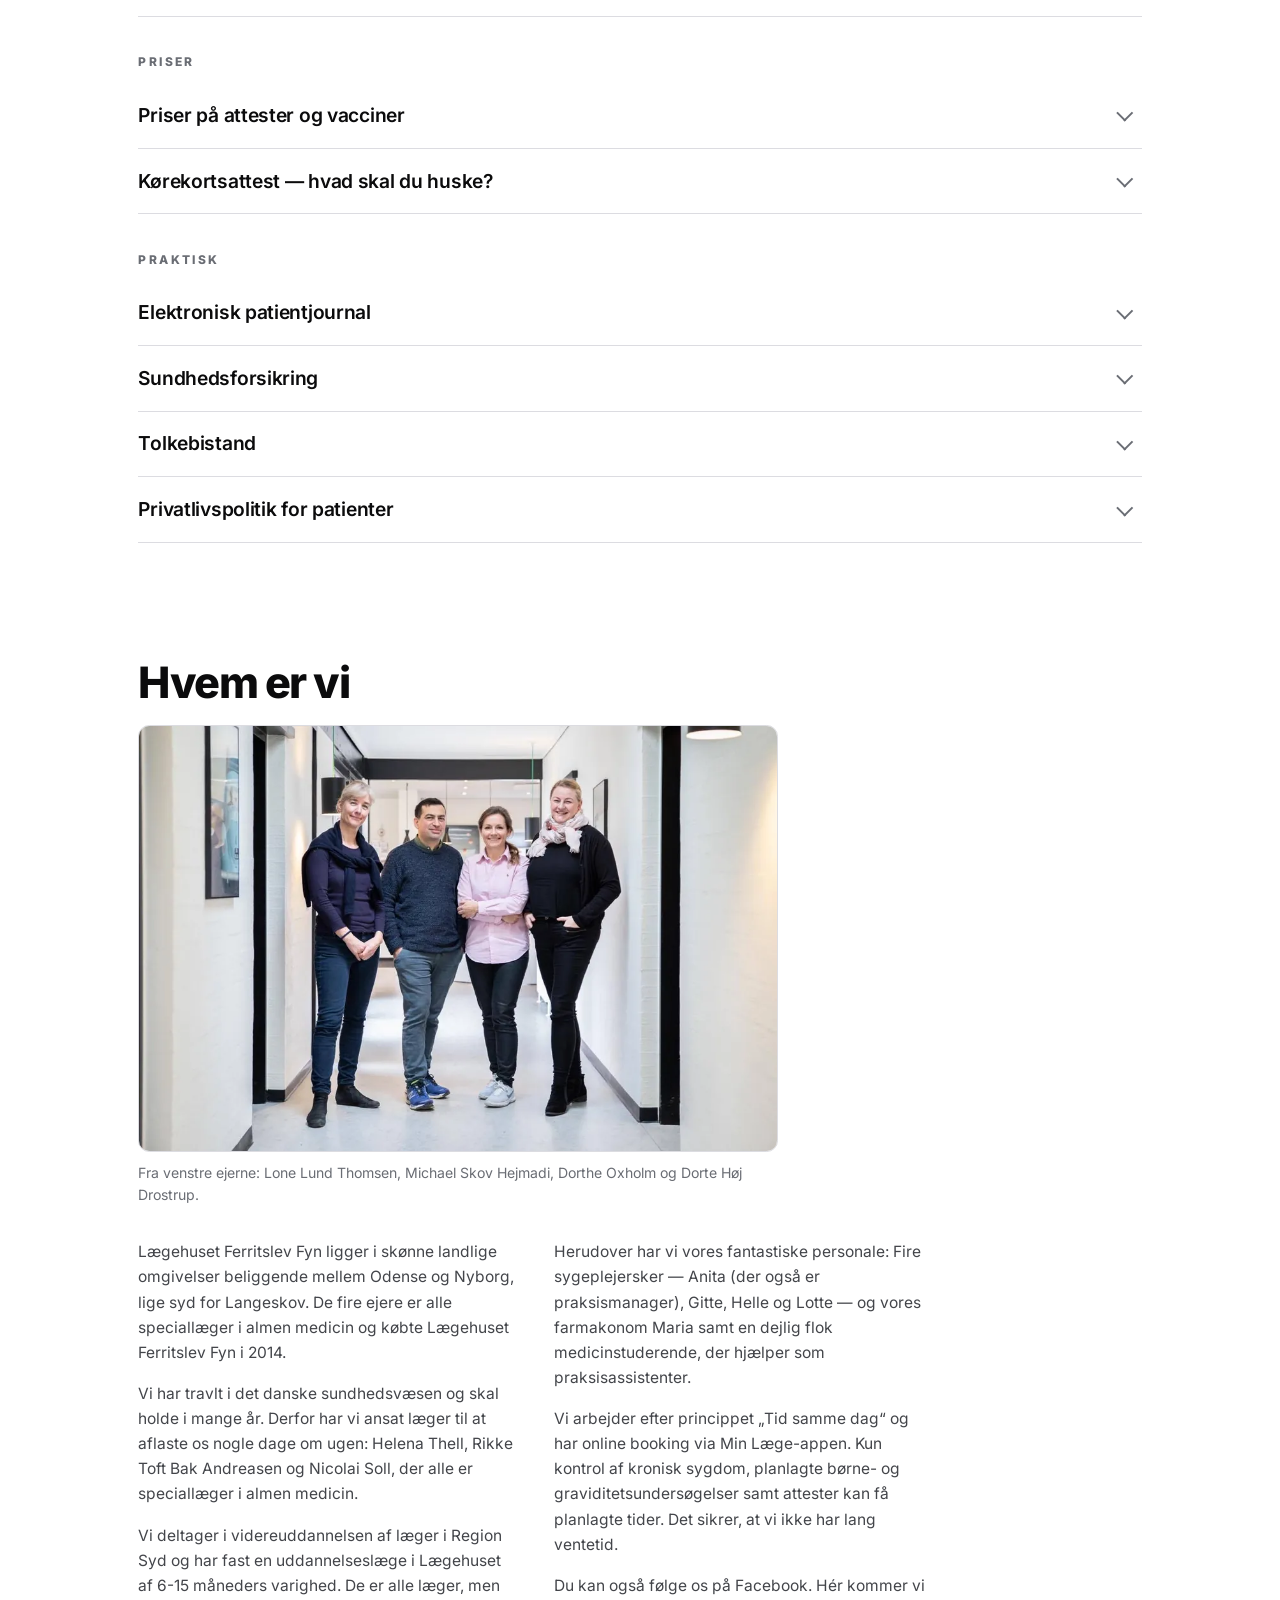
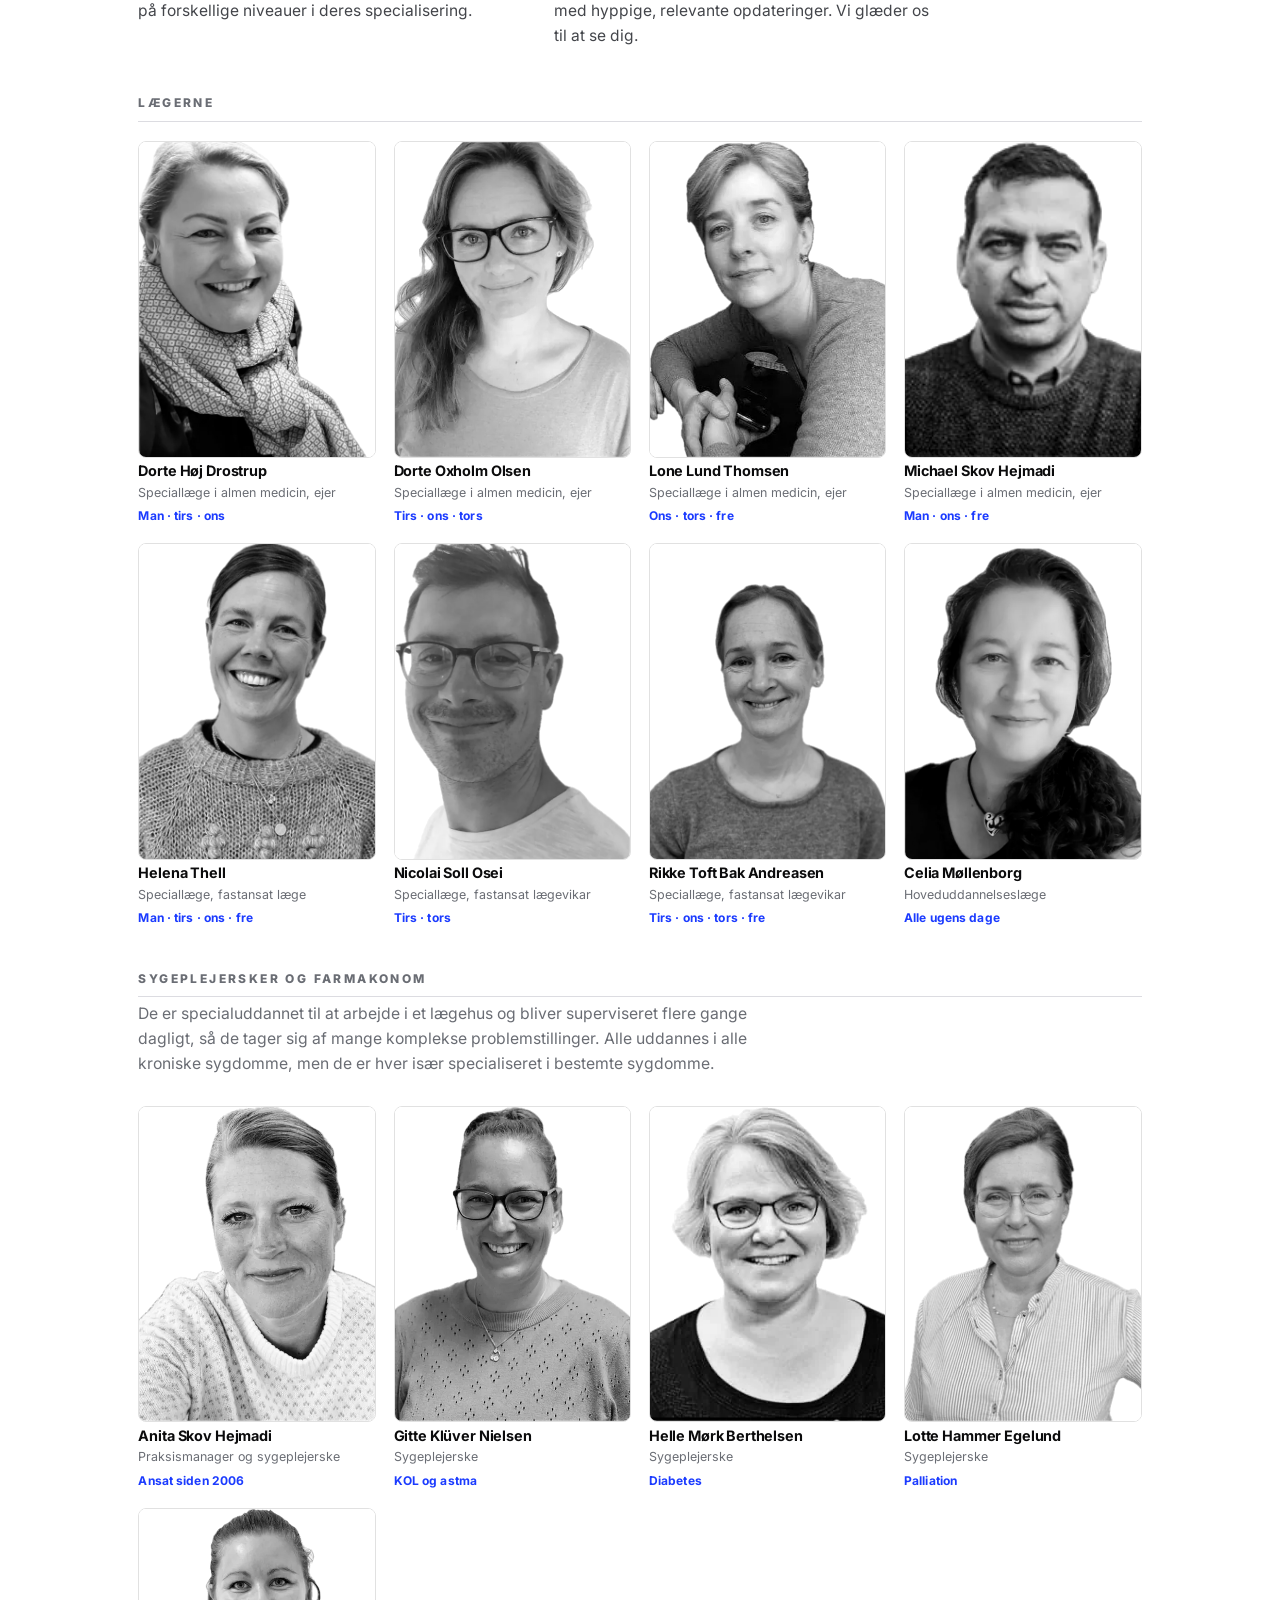
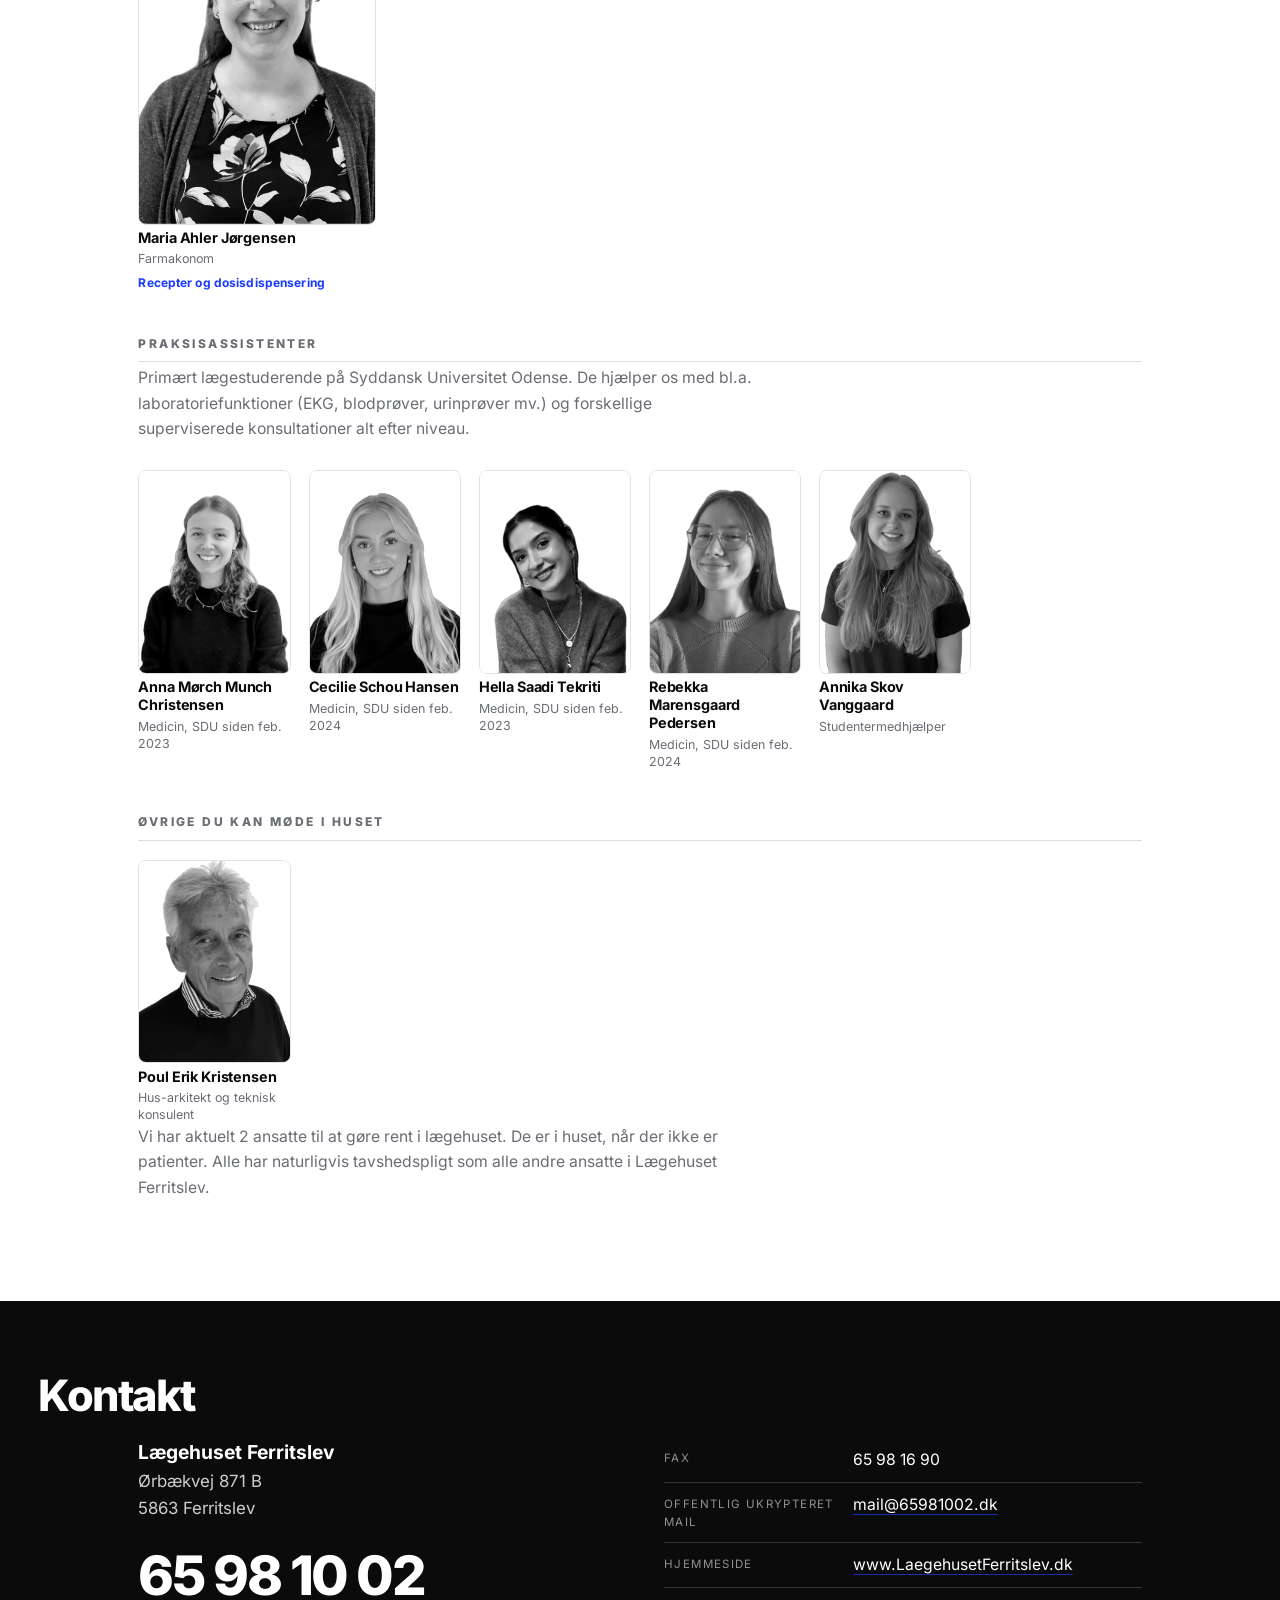
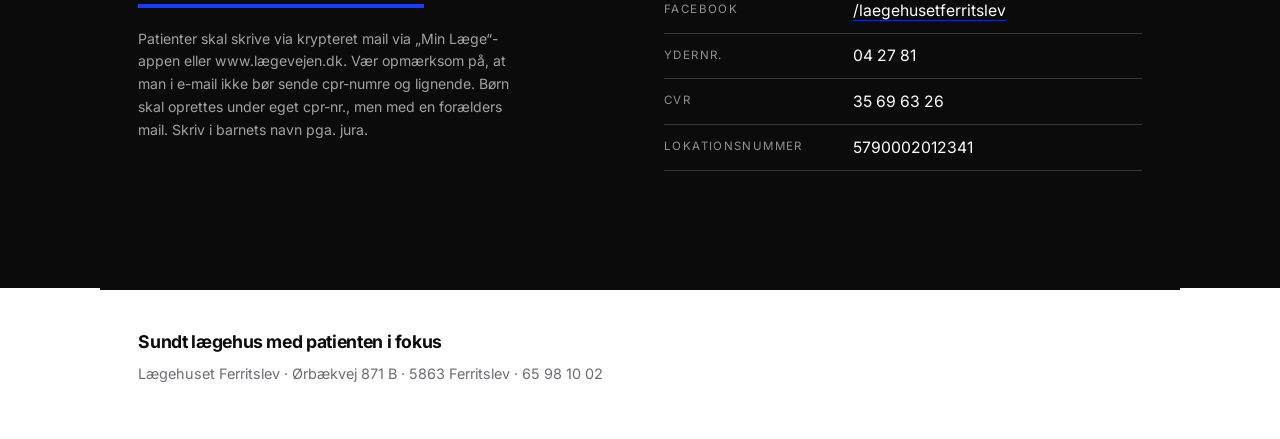
<file: laegehuset-ferritslev/klarbesked/index.html>
<!DOCTYPE html>
<html lang="da" data-concept="klarbesked">
<head>
<meta charset="UTF-8">
<meta name="viewport" content="width=device-width, initial-scale=1, viewport-fit=cover">
<title>Lægehuset Ferritslev – Fyn | Klar besked</title>
<meta name="description" content="Lægehuset Ferritslev Fyn. Find svaret med det samme: akut hjælp, tid samme dag, receptfornyelse, åbningstider, priser og kontakt.">
<meta name="theme-color" content="#0B0B0C">
<meta name="color-scheme" content="light dark">
<link rel="icon" href="favicon.svg" type="image/svg+xml">

<meta property="og:type" content="website">
<meta property="og:locale" content="da_DK">
<meta property="og:site_name" content="Lægehuset Ferritslev">
<meta property="og:title" content="Lægehuset Ferritslev – Fyn">
<meta property="og:description" content="Klar besked. Find svaret med det samme.">
<meta property="og:image" content="../../assets/img/lhf/ejere.webp">

<script type="application/ld+json">
{
  "@context":"https://schema.org","@type":"MedicalClinic",
  "name":"Lægehuset Ferritslev","url":"https://laegehusetferritslev.dk/",
  "telephone":"+4565981002","email":"mail@65981002.dk","vatID":"35696326",
  "address":{"@type":"PostalAddress","streetAddress":"Ørbækvej 871 B","postalCode":"5863","addressLocality":"Ferritslev","addressCountry":"DK"},
  "sameAs":["https://www.facebook.com/laegehusetferritslev"],
  "openingHoursSpecification":[
    {"@type":"OpeningHoursSpecification","dayOfWeek":["Monday","Tuesday","Thursday","Friday"],"opens":"07:30","closes":"14:00"},
    {"@type":"OpeningHoursSpecification","dayOfWeek":"Wednesday","opens":"07:30","closes":"16:15"}
  ]
}
</script>

<link rel="preload" href="../../assets/fonts/inter-var.woff2" as="font" type="font/woff2" crossorigin>
<link rel="stylesheet" href="style.css">
<script>
  document.documentElement.classList.add('js');
  try{var t=localStorage.getItem('lhf-theme'); if(t) document.documentElement.dataset.theme=t;}catch(e){}
</script>
</head>

<body>
<a class="skip" href="#hovedindhold">Spring til indhold</a>

<!-- ══ Nødbjælke ════════════════════════════════════════════════ -->
<div class="siren">
  <a href="tel:112"><b>112</b><span>Livstruende</span></a>
  <a href="tel:+4570110707"><b>70 11 07 07</b><span>Lægevagt &amp; skade — aften, nat, weekend, helligdage</span></a>
  <a href="tel:+4565981002"><b>65 98 10 02</b><span>Lægehuset · hverdage</span></a>
</div>

<!-- ══ Header ═══════════════════════════════════════════════════ -->
<header class="bar">
  <a class="logo" href="#hovedindhold"><b>Lægehuset</b> Ferritslev</a>
  <div class="bar__right">
    <button class="ghost" id="openSearch" type="button">
      <svg viewBox="0 0 24 24" aria-hidden="true"><circle cx="11" cy="11" r="7"/><path d="M20 20l-4-4"/></svg>
      <span>Søg</span><kbd>/</kbd>
    </button>
    <button class="ghost ghost--icon" id="themeBtn" type="button" aria-label="Skift mellem lyst og mørkt tema">
      <svg class="i-sun" viewBox="0 0 24 24" aria-hidden="true"><circle cx="12" cy="12" r="4"/><path d="M12 2v2m0 16v2M2 12h2m16 0h2M4.9 4.9l1.4 1.4m11.4 11.4l1.4 1.4M19.1 4.9l-1.4 1.4M6.3 17.7l-1.4 1.4"/></svg>
      <svg class="i-moon" viewBox="0 0 24 24" aria-hidden="true"><path d="M21 12.8A9 9 0 1111.2 3a7 7 0 009.8 9.8z"/></svg>
    </button>
  </div>
</header>

<main id="hovedindhold">

<!-- ══ Hero + søgning ═══════════════════════════════════════════ -->
<section class="hero">
  <h1 class="hero__h1"><span>Hvad har du</span><span>brug for?</span></h1>

  <div class="search" id="search" role="search">
    <label class="sr" for="q">Søg i lægehusets information</label>
    <div class="search__field">
      <div class="search__box">
        <svg viewBox="0 0 24 24" aria-hidden="true"><circle cx="11" cy="11" r="7"/><path d="M20 20l-4-4"/></svg>
        <input id="q" type="search" autocomplete="off" spellcheck="false"
               placeholder="Skriv fx recept, blodprøve, kørekort, gravid …"
               aria-expanded="false" aria-controls="results" aria-autocomplete="list" role="combobox">
        <button class="search__clear" id="clearQ" type="button" hidden aria-label="Ryd søgning">
          <svg viewBox="0 0 24 24" aria-hidden="true"><path d="M6 6l12 12M18 6L6 18"/></svg>
        </button>
      </div>
      <ul class="results" id="results" role="listbox" aria-label="Søgeresultater" hidden></ul>
    </div>
    <p class="search__hint">Prøv: <button type="button" class="chip" data-q="recept">recept</button>
      <button type="button" class="chip" data-q="tid samme dag">tid samme dag</button>
      <button type="button" class="chip" data-q="kørekort">kørekort</button>
      <button type="button" class="chip" data-q="gravid">gravid</button>
      <button type="button" class="chip" data-q="åbningstider">åbningstider</button></p>
  </div>
</section>

<!-- ══ Status ═══════════════════════════════════════════════════ -->
<section class="live" id="live">
  <div class="live__now">
    <p class="live__lbl">Lige nu</p>
    <p class="live__big" id="liveBig">—</p>
    <p class="live__sub" id="liveSub">Henter status …</p>
    <p class="live__next" id="liveNext"></p>
  </div>
  <ol class="live__strip" id="liveStrip" aria-label="Dagens forløb">
    <li data-from="7.5" data-to="8"><b>07.30</b><span>Konsultationen åbner</span></li>
    <li data-from="8" data-to="8.5"><b>08.00</b><span>Telefon: tid samme dag</span></li>
    <li data-from="8.5" data-to="9.75"><b>08.30</b><span>Telefon: alle henvendelser</span></li>
    <li data-from="9.75" data-to="10.25"><b>09.45</b><span>Pause og møde</span></li>
    <li data-from="10.25" data-to="11.75"><b>10.15</b><span>Telefon åben igen</span></li>
    <li data-from="11.75" data-to="16"><b>11.45</b><span>Telefon lukker · vagtmobil fra 12.00</span></li>
    <li data-from="16" data-to="24"><b>16.00</b><span>Lægevagten overtager</span></li>
  </ol>
</section>

<!-- ══ Vejen ind ════════════════════════════════════════════════ -->
<section class="sec" id="vej">
  <h2 class="h2">Din vej ind</h2>
  <ol class="paths">
    <li class="path">
      <span class="path__n">01</span>
      <h3>Noget nyt, der ikke kan vente</h3>
      <p>Book <b>Tid samme dag</b> i Min Læge-appen. Tiderne åbner kl. 16.00 dagen før og lukker kl. 8.30.
        Ingen IT? Ring 8.00–8.30.</p>
      <a class="go" href="https://www.laegevejen.dk/" target="_blank" rel="noopener">Book nu
        <svg viewBox="0 0 24 24" aria-hidden="true"><path d="M5 12h14m-6-6l6 6-6 6"/></svg></a>
    </li>
    <li class="path">
      <span class="path__n">02</span>
      <h3>Kontrol, graviditet, barn eller attest</h3>
      <p>Det er en <b>planlagt tid</b>. Book online eller ring i telefontiden. Husk at bestille
        blodprøver en uge før, hvis det er aftalt.</p>
      <a class="go" href="#planlagt">Se hvad der kan forudbookes
        <svg viewBox="0 0 24 24" aria-hidden="true"><path d="M5 12h14m-6-6l6 6-6 6"/></svg></a>
    </li>
    <li class="path">
      <span class="path__n">03</span>
      <h3>Kun medicin</h3>
      <p>Brug <b>Min Læge</b> eller Medicinkortet. Rød trekant-medicin, sovemedicin og stærkt
        beroligende kræver fremmøde.</p>
      <a class="go" href="#recept">Sådan fornyer du
        <svg viewBox="0 0 24 24" aria-hidden="true"><path d="M5 12h14m-6-6l6 6-6 6"/></svg></a>
    </li>
  </ol>
</section>

<!-- ══ Indeks ═══════════════════════════════════════════════════ -->
<section class="sec sec--index" id="alt">
  <h2 class="h2">Alt det praktiske</h2>
  <p class="sub">Klik for at folde ud. Eller søg foroven — det er hurtigere.</p>

  <div class="idx">

  <!-- AKUT -->
  <h3 class="idx__h" id="akut">Akut sygdom</h3>

  <details class="q" id="akut-dag" data-tags="akut, akut sygdom, samme dag, ringe, hastende, vagtmobil, feber, syg">
    <summary>Akut i dagtid — hverdage kl. 8.00–16.00</summary>
    <div class="a">
      <p><strong>Tid samme dag.</strong> Online booking er åben fra kl. 16.00 dagen før og frem til
        kl. 8.30. Du kan også ringe til klinikken kl. 8.00–8.30 for tid samme dag.</p>
      <p><strong>Akut opstået sygdom.</strong> Ved akut sygdom, der kræver lægelig vurdering samme
        dag, kan du ringe efter kl. 8.30 og tale med vores sekretariat.</p>
      <p>Efter kl. 12.00 kan du ved uopsætteligt behov blive viderestillet til vagtmobilen. Bemærk,
        at den vagthavende samtidig har patienter.</p>
    </div>
  </details>

  <details class="q" id="akut-aften" data-tags="lægevagt, vagt, aften, nat, weekend, helligdag, 70110707">
    <summary>Aften, nat, weekend og helligdage</summary>
    <div class="a">
      <p>Ring til Lægevagten: <a href="tel:+4570110707">70 11 07 07</a>. Du kan <strong>ikke</strong>
        bestille medicin i lægevagten.</p>
      <p>På hverdage efter kl. 16.00, i weekenden og på helligdage kan Lægevagten i Region Syd
        kontaktes på 70 11 07 07.</p>
    </div>
  </details>

  <details class="q" id="skade" data-tags="skade, sår, brud, fald, skadestue, skadesvisitation">
    <summary>Akut skade, sår eller brud</summary>
    <div class="a">
      <p>Vi ser ikke akutte skadestueopgaver (akutte sår, brud, fald osv.), de skal i skadestuen.
        Ring til skadesvisitationen på <a href="tel:+4570110707">70 11 07 07</a> og følg
        anvisningerne. Vi har ikke kapacitet til skadestuearbejde.</p>
    </div>
  </details>

  <details class="q" id="livsvigtigt" data-tags="112, ambulance, blodprop, hjerte, hjerne, lunge, livsvigtigt">
    <summary>Livsvigtigt</summary>
    <div class="a">
      <p>For akut ambulance ring: <a href="tel:112"><strong>112</strong></a>.</p>
      <p>Det gælder også mistanke om blodprop i hjernen, hjertet eller lungerne. Er man i tvivl, er
        det ok at kontakte vagthavende læge eller lægevagten.</p>
    </div>
  </details>

  <details class="q" id="psykiatri" data-tags="psykiatri, psykisk, selvmord, psykose, akutmodtagelse, odense">
    <summary>Akut psykiatri</summary>
    <div class="a">
      <p>Akut psykisk problemstilling hører til i akutmodtagelserne i Psykiatrien i Region
        Syddanmark – også selvom man ikke følges dér i forvejen. Akutmodtagelserne er et tilbud til
        voksne, unge og børn. De er døgnåbne, og du kan henvende dig uden henvisning fra en læge.
        Vi anbefaler, at du ringer først. Det sikrer dig den bedst mulige service:</p>
      <p class="addr"><strong>Psykiatrisk Akutmodtagelse Odense</strong><br>
        Tlf. <a href="tel:+4599449140">99 44 91 40</a><br>
        Afsnit P301<br>J.B. Winsløws Vej 22B (indgang 224)<br>5000 Odense C</p>
    </div>
  </details>

  <details class="q" id="gift" data-tags="forgiftning, gift, giftlinjen, tandlægevagt, kiropraktorvagt">
    <summary>Forgiftning, tandlægevagt og kiropraktorvagt</summary>
    <div class="a">
      <p>Ring til Giftlinjen på <a href="tel:+4582121212">82 12 12 12</a> døgnet rundt. Giftlinjen er
        en landsdækkende telefonrådgivning, hvor alle kan få direkte råd og hjælp i tilfælde af
        forgiftning. Sygeplejersker og læger, der er særligt uddannede inden for forgiftning, sidder
        klar ved telefonerne døgnet rundt.</p>
      <p>Ved akut behov for kontakt til en tandlæge i weekenden kan du mod egenbetaling kontakte
        Tandlægevagten. Ved akut behov for en kiropraktor i weekenden kan du kontakte
        Kiropraktorvagten.</p>
    </div>
  </details>

  <!-- TID -->
  <h3 class="idx__h" id="tid">Tid og booking</h3>

  <details class="q" id="tsd" data-tags="tid samme dag, booking, min læge, app, ventetid, mitid">
    <summary>Tid samme dag — sådan virker det</summary>
    <div class="a">
      <p>Vi har haft Tid samme dag siden 2017, som betyder, at man kan få vurderet sit helbredsproblem
        uden ventetid – uanset om det handler om en ny eller en &bdquo;gammel&ldquo; problemstilling.
        Dermed undgår vi lange ventetider. Vi har afsat særlige tider til personer uden MitID.</p>
      <p>Kroniske sygdomme/receptpligtig medicin følges dog hos fast team i huset, men er der akut
        behov for vurdering, vil vi forsøge at hjælpe med bedste mulighed og konferere eller
        planlægge opfølgning hos fast behandler.</p>
      <ul>
        <li>BOOK tid via MIN LÆGE APP</li>
        <li>TIDERNE ÅBNES kl. 16.00 dagen FØR</li>
        <li>Særligt sårbare/ældre uden IT kan kontakte os på telefon 8.00–8.30 på dagen</li>
        <li>Du har IKKE mulighed for at bestille en tid via en e-mail til lægen</li>
        <li>TID-SAMME-DAG-tiderne ligger jævnt fordelt over hele dagen</li>
        <li>KONSULTATIONEN er typisk af 15 minutters varighed, hvori er indeholdt lægens forberedelse og efterfølgende dokumentation</li>
        <li>BOOK den kategori, der dækker din problemstilling bedst (fx KVINDE, underliv). Og skriv i teksten, hvad det evt. er, der generer/bekymrer, og hvis du foretrækker video</li>
        <li>Står der KUN VIDEO, kan du ikke møde op, da vi ikke nødvendigvis har et egnet lokale</li>
        <li>Vi har defineret, HVILKE TILSTANDE der ses hos hvilke personalegrupper, så vi passer bedst på tiderne, og flest mulige kan blive set</li>
        <li>Vi forsøger at have MANGE LEDIGE TIDER hos alle ansatte i huset, så ressourcer fordeles bedst muligt. Men vi kan ikke garantere, at du kommer ind til dén behandler, du specifikt ønsker</li>
      </ul>
    </div>
  </details>

  <details class="q" id="tsd-eks" data-tags="hud, udslæt, urinvej, infektion, hoste, led, muskel, vægttab, video, kørekort">
    <summary>Eksempler på Tid samme dag</summary>
    <div class="a">
      <ul class="pills">
        <li>Blodprøver (+/- EKG) – KUN efter forudgående præcis aftale</li>
        <li>HUD fx udslæt, sår, dimser</li>
        <li>MAND fx urinveje, potens mv.</li>
        <li>KVINDE fx underlivsproblemer, prævention, celleskrab, ønsket/uønsket graviditet mfl.</li>
        <li>VÆGTTAB — ønske om vægttab med medicinsk behandling ved BMI over 30</li>
        <li>INFEKTIONER (hoste, snot, øre, øjne, urinvejsinfektioner, kønssygdomme)</li>
        <li>LED/MUSKEL (hofte, knæ, skulder mv.) — ryg kan oftest ses hos kiropraktor uden om os</li>
        <li>VIDEO VISITATION vedr. PSYKISK problemstilling</li>
        <li>OPFØLGNING VIDEO — kun efter aftale</li>
        <li>KØREKORTSATTESTER (pris 750 kr., kontant eller MobilePay)</li>
      </ul>
    </div>
  </details>

  <details class="q" id="planlagt" data-tags="planlagt tid, forudbooket, børneundersøgelse, graviditet, årskontrol, attest, operation, tolk">
    <summary>Planlagte tider — hvad kan forudbookes</summary>
    <div class="a">
      <ul>
        <li>Børneundersøgelser</li>
        <li>Graviditetsundersøgelser</li>
        <li>Rutinekontrol af kroniske sygdomme, f.eks. sukkersyge, kroniske lunge- og hjertesygdomme, osteoporose, stofskifte, ADHD, smertetilstande, angst, depression mv.</li>
        <li>Hér skal der oftest også bestilles tid til evt. blodprøver, EKG, urinundersøgelse mv. én uge før – det kan du selv gøre online eller på telefon</li>
        <li>Kontrol af tilstande der kræver receptpligtig medicin inkl. rød trekantmedicin</li>
        <li>Samtale om psykiske problemstillinger inkl. medicinjustering efter aftale</li>
        <li>Attester til kørekort hos kronikere og ældre, forsikringsselskaber og visse attester til kommunen</li>
        <li>Mindre operationer efter forudgående aftale med læge</li>
        <li>Hvis konsultationen skal arrangeres, så tolk eller pårørende kommer med</li>
      </ul>
      <p>Mange konsultationer er videokonsultationer, så du kan logge på hjemmefra eller fra dit
        arbejde/sommerhus mv. Der kan naturligvis forekomme ventetid som i et fysisk venteværelse.</p>
    </div>
  </details>

  <details class="q" id="forsinkelse" data-tags="forsinkelse, venter, ventetid, ferie, skoleferie, feriebemanding">
    <summary>Forsinkelser og ferieperioder</summary>
    <div class="a">
      <p><strong>FORSINKELSER:</strong> Nogle dage bliver vi forsinkede på grund af uforudset arbejde
        med akut syge patienter. Det kunne jo være dig, der har behov en anden gang, så vi regner
        med din forståelse.</p>
      <p><strong>I SKOLERNES FERIE</strong> har vi ikke samme høje serviceniveau, da vi afvikler
        vores ferie på skift. Derfor ser vi primært akutte patienter, alvorligt syge eller mistanke
        om alvorlig sygdom. Mulighederne for tid samme dag-booking er også begrænsede i ferierne.</p>
      <p>Vi holder ferie med vores børn, når skolerne holder ferie. Det betyder også, at vi kun kører
        med lavt blus disse dage og dermed kun håndterer akutte henvendelser, herunder udredning for
        alvorlig sygdom.</p>
      <div class="tablewrap"><table class="tbl">
        <caption class="sr">Feriebemanding</caption>
        <tbody>
          <tr><th scope="row">Vinterferien</th><td>Uge 7</td></tr>
          <tr><th scope="row">Påskeferie</th><td>De tre hverdage op til påske</td></tr>
          <tr><th scope="row">Sommerferie</th><td>Ugerne 27+28+29+30+31+32</td></tr>
          <tr><th scope="row">Efterårsferien</th><td>Uge 42</td></tr>
          <tr><th scope="row">Juleferien</th><td>23/12 + mellem jul og nytår + første dag i det nye år</td></tr>
        </tbody>
      </table></div>
    </div>
  </details>

  <!-- MEDICIN -->
  <h3 class="idx__h" id="recept">Medicin og recept</h3>

  <details class="q" id="recept-hvordan" data-tags="recept, receptfornyelse, medicin, forny, apotek, min læge, lægevejen">
    <summary>Receptfornyelse</summary>
    <div class="a">
      <ul>
        <li>Primært ved din årskontrol og øvrige kontroller i lægehuset</li>
        <li>Telefonisk mellem kl. 9.00–12.00</li>
        <li>Via den nemme app Min Læge, som vi også bruger til mailsvar, video mv. (eller lægevejen.dk)</li>
        <li>Vi står til ansvar for dén medicin, der udskrives, og derfor forventer vi også, at du kommer til faste kontroller som aftalt</li>
        <li>Udskrivelse af rød trekant-medicin kræver fremmøde og fast plan</li>
        <li>Disse midler kan ej heller fornyes pr. telefon eller via mail</li>
      </ul>
      <p class="flag flag--warn"><strong>OBS ved vanedannende medicin:</strong> Der kræves en
        konsultation, dvs. fremmøde i klinikken, ved fornyelse af sovemedicin, stærkt beroligende
        medicin og visse former for smertestillende medicin.</p>
      <p><strong>Hav følgende klar:</strong> navn på medicin · styrken (dvs. antal mg) ·
        pakningsstørrelse (antal) · dosis (hvornår på dagen du tager din medicin) · hvor medicinen
        ønskes leveret – hvilket apotek eller på receptserver.</p>
      <p>Medicinen hedder ofte noget andet ved ny udlevering, idet apoteket altid udleverer det
        billigste præparat. Det kan give anledning til forvirring. Navnet på indholdsstoffet – det
        aktive i medicinen – står altid på pakningen under handelsnavnet. I enkelte tilfælde kan der
        være grund til at vælge et bestemt mærke, hvilket så skal anføres på recepten. Du betaler
        differencen til det billigste mærke.</p>
      <p>Medicinbestillinger ekspederes løbende og normalt på 24–48 timer.</p>
    </div>
  </details>

  <details class="q" id="sovemedicin" data-tags="sovepiller, beroligende, benzodiazepin, morfin, smertestillende, afhængighed, kørekort">
    <summary>Beroligende midler og sovepiller</summary>
    <div class="a">
      <p>Sundhedsstyrelsen har besluttet, at recept på sovemedicin og angstdæmpende medicin nu kun
        kan fås ved konsultation. Det er derfor ikke muligt at bestille medicinen hos sekretæren
        eller over internettet.</p>
      <p>Behandling med de pågældende midler kan endvidere føre til inddragelse af kørekortet samt
        manglende mulighed for udstedelse, fornyelse og bevarelse af kørekortet.</p>
      <p>Sundhedsstyrelsen har ligeledes indskærpet, at beroligende midler og sovetabletter kun må
        udskrives for en periode på op til 2 uger. Det er derfor ikke længere muligt at få udskrevet
        pakninger større end 30 stk. og kun efter konsultation ved lægen.</p>
      <p>Morfinpræparater må kun udskrives efter kontakt med læge og skal begrænses i størst muligt
        omfang pga. risikoen for afhængighed og påvirkning af nervesystemet.</p>
    </div>
  </details>

  <details class="q" id="selvbetjening" data-tags="min læge, app, medicinkort, selvbetjening, sundhed.dk, lægevejen">
    <summary>Selvbetjening: Min Læge og Medicinkortet</summary>
    <div class="a">
      <p>Undgå at vente i telefonen vedr. service, der ikke haster.</p>
      <p><strong>Min Læge</strong> — af Praktiserende Lægers Organisation. Med appen Min Læge kan du
        nemt og via mobilen få kontakt til din egen læge.</p>
      <p><strong>Mailkonsultation</strong> er til korte, afgrænsede, ikke-akutte problemstillinger af
        afklarende karakter. Ikke medicinbestilling.</p>
      <p class="flag flag--warn">Bemærk, at der er op til 5 dage, før der er svar. Mail må derfor
        ikke bruges til spørgsmål om akut sygdom — ring i stedet.</p>
      <p><strong>Medicinkortet</strong> — af Sundhedsdatastyrelsen. Med denne app kan du se din
        aktuelle medicin. Du kan også se dine åbne recepter samt den medicin, du allerede har fået
        udleveret på apotek. Via appen kan du anmode din praktiserende læge om receptfornyelse på de
        lægemidler, der optræder som aktive. Vær opmærksom på, at appen ikke kan anvendes, hvis du
        har navnebeskyttelse.</p>
    </div>
  </details>

  <!-- ÅBNINGSTIDER -->
  <h3 class="idx__h" id="aabningstider">Åbningstider</h3>

  <details class="q" id="tider" data-tags="åbningstider, telefontid, konsultation, hvornår, åbent, lukket">
    <summary>Telefon, konsultation og lægevagt</summary>
    <div class="a">
      <p>Lægehuset har åbent alle hverdage.</p>
      <p><strong>Telefon</strong></p>
      <ul>
        <li>Telefonerne er åbne fra 8.00–8.30 for tid samme dag</li>
        <li>Telefonen er åben for øvrige henvendelser fra 8.30–11.45</li>
        <li>Dog er telefonen lukket i tidsrummet kl. 9.45–10.15 pga. pause og møde</li>
        <li>Fra 12.00–16.00 kan man ved akut uopsætteligt behov blive stillet om til vagtmobilen og tale med vagthavende personale. Vedkommende er ikke nødvendigvis ved en computer eller i huset</li>
      </ul>
      <p><strong>Konsultation</strong></p>
      <ul>
        <li>Mandag til fredag: 07.30–14.00</li>
        <li>Onsdag har vi åbent indtil kl. 16.15</li>
      </ul>
      <p><strong>Lægevagten</strong></p>
      <ul>
        <li>Fra 16.00 til 08.00 samt i weekenden skal man henvende sig til lægevagten ved akut behov</li>
      </ul>
    </div>
  </details>

  <!-- HVAD VI LAVER -->
  <h3 class="idx__h" id="opgaver">Hvad vi laver</h3>

  <details class="q" id="hvad" data-tags="almen medicin, speciallæge, henvisning, hospital, tovholder">
    <summary>Hvad laver en praktiserende læge?</summary>
    <div class="a">
      <p>Praktiserende læger er speciallæger i almen medicin, og dermed er vi uddannede til at tage
        os af langt de fleste helbredsproblemer. Praktiserende læger klarer selv 90 % af de
        problemer, folk henvender sig med.</p>
      <p>Vi er specialister i tovholderfunktion og visitation til andre dele af sundhedsvæsnet. Hvis
        vi vurderer, at patientens problem ikke kan klares hos os, kan vi henvise videre.</p>
      <p>Vi kan henvise til en anden type praktiserende speciallæge, f.eks. kirurg eller gynækolog.
        Konsultation hos speciallæge er ved henvisning fra os gratis for gruppe 1-medlemmer af
        sygesikringen. Gruppe 2-medlemmer betaler et honorar til speciallægen.</p>
      <p>Vi kan henvise til hospital, enten til undersøgelse og behandling i et ambulatorium eller
        til akut eller planlagt indlæggelse. Undersøgelse og behandling på offentligt hospital er
        gratis for alle med dansk sygesikringskort.</p>
      <p>Vi er uddannede specialister i de almindelige kroniske sygdomme (diabetes, KOL, højt
        blodtryk, depression, astma mv.), som vi kontrollerer i Lægehuset. Kun i komplicerede
        tilfælde er det nødvendigt med henvisning til specialafdeling. Vores ansatte er uddannet til
        at varetage de opgaver, som forekommer i Lægehuset.</p>
    </div>
  </details>

  <details class="q" id="kronisk" data-tags="kronisk, diabetes, sukkersyge, blodtryk, kol, astma, osteoporose, depression, angst, årskontrol">
    <summary>Kroniske sygdomme og årskontroller</summary>
    <div class="a">
      <p>Lider du af en eller flere af følgende sygdomme, så ring og få aftalt en tid til årskontrol:
        sukkersyge (diabetes), forhøjet blodtryk (hypertension), hjertesygdom i øvrigt som fx
        hjertesvigt el. atrieflimren, astma eller KOL (rygerlunger), knogleskørhed (osteoporose),
        depression, angst.</p>
      <p>Oftest vil du få en tid hos vores sygeplejerske eller laborant til blodprøver, EKG og evt.
        urinprøve samt snak om kost, risikofaktorer mv. 1 uge senere kommer du til årskontrol hos
        lægen, som giver dig svar på blodprøverne og vurderer konsekvensen af disse.</p>
      <p>Patienter med kroniske sygdomme kommer til faste årskontroller. Det er en forudsætning for
        receptfornyelse. Hvor hyppigt afhænger af den enkeltes situation.</p>
      <p>Ved årskontrollen gennemgås svar på blodprøver og evt. EKG, og vi vurderer din aktuelle
        medicin. Får du mere end 3 præparater, må du gerne medbringe din medicin – og altid
        astma-/KOL-medicin pga. kontrol af teknikker mv.</p>
      <p><strong>Diabetes.</strong> Årskontrollen omfatter bl.a. blodprøver (fx langtidsblodsukker,
        nyretal og kolesterol), urinprøve for protein, blodtryk og vægt, gennemgang af din medicin
        og eventuelle symptomer og komplikationer, vurdering af KRAM-faktorer (kost, rygning,
        alkohol og motion) samt vurdering af dine kontroller hos øjenlæge og fodterapeut. Kontrollen
        foregår hos sygeplejerske og/eller læge og tager ca. 20 minutter. Årskontrollen er en
        forudsætning for fortsat receptfornyelse på din diabetesmedicin.</p>
      <p><strong>Forhøjet blodtryk.</strong> Får du behandling for dit blodtryk, bliver du
        kontrolleret 1-4 gange årligt, ofte hos sygeplejerske efter samråd med din faste læge. Her
        får du målt blodtryk, vurderet medicinstatus, en samtale om livsstil, recept til perioden
        indtil næste kontrol og tid til næste kontrol. Evt. tages blodprøver, laves EKG eller
        undersøges urinen for albumin.</p>
      <p><strong>KOL.</strong> Vi tilbyder kontrol mindst én gang om året, primært hos vores
        sygeplejersker med specialviden inden for KOL. Forårskontrol i april og efterårskontrol i
        oktober, hvor lungerne undersøges inden vinteren, og der gives influenzavaccination.
        Kontrollen indeholder bl.a. lungefunktionsundersøgelse (spirometri), rygestatus, kontrol af
        inhalationsteknik, gennemgang af medicin, status for forværringer, BMI og vurdering af
        risiko for knogleskørhed.</p>
      <p>Har du andre ting, der ikke vedrører din årskontrol, skal du i stedet bestille tid samme
        dag, så vi har tid til at gennemgå din kroniske sygdom og forebygge forværring.</p>
    </div>
  </details>

  <details class="q" id="kvinder" data-tags="gravid, graviditet, børn, børneundersøgelse, vaccination, smear, celleskrab, p-piller, hpv">
    <summary>Kvinder og børn: graviditet, børneundersøgelser, smear, p-piller</summary>
    <div class="a">
      <p>Der er særlige aftaler med Sygesikringen vedr. forebyggende konsultationer hos kvinder og børn.</p>
      <p><strong>Graviditet.</strong> Som gravid tilbydes du tæt kontrol i Lægehuset Ferritslev. Der
        tilbydes som standard 4 lægeundersøgelser under en graviditet/fødsel, men flere kan være
        nødvendige. Husk urinprøve til alle graviditetsundersøgelser.</p>
      <ul>
        <li><strong>Gravid?</strong> Har du selv konstateret, at du er gravid, kontakter du lægehuset, så vi kan planlægge dine kontroller. Husk at oplyse, hvornår du havde sidste menstruations 1. dag. Er du ikke sikker på, om du er gravid, kontakter du sygeplejerskerne/laboranten, som undersøger din urin</li>
        <li><strong>1. graviditetsundersøgelse, 8-10 uger.</strong> Omfattende: bl.a. udfyldning af svangerskabs- og vandrejournal. Du skal medbringe en urinprøve, der tages blodprøver, måles blodtryk, vægt m.m.</li>
        <li><strong>2. graviditetsundersøgelse, 25 uger.</strong> Snak om det hidtidige forløb og de kommende måneder. Helbredsundersøgelse med vurdering af livmoderens størrelse (udvendig), blodtryk, urinundersøgelse og vejning. Hjertelyd. Evt. blodprøve</li>
        <li><strong>3. graviditetsundersøgelse, 32 uger.</strong> Vurdering af den generelle trivsel, behov for aflastning, snak om den forestående fødsel og barselsperiode. Helbredsundersøgelse som ovenfor. Hjertelyd</li>
        <li><strong>8 uger efter fødsel.</strong> Vurdering af tilstanden efter fødslen. Snak om prævention. Er der gener fra bristninger eller problemer med at holde på vandet/afføring, tilbydes gynækologisk undersøgelse. Er celleprøven udskudt pga. graviditet, tilbydes den også</li>
      </ul>
      <p><strong>Børneundersøgelser.</strong> I barnets første leveår tilbydes der børneundersøgelse
        hos den praktiserende læge ved 5 ugers alder, ved 5 måneder og igen, når barnet fylder 1 år.
        Frem til det fyldte 5. år ses barnet til børneundersøgelse en gang årligt, typisk omkring
        det tidspunkt, hvor barnet fylder år.</p>
      <p><strong>Børnevaccination.</strong> Det danske børnevaccinationsprogram er et tilbud til alle
        børn om gratis vaccination mod en række infektionssygdomme. Vaccinationerne gives efter et
        fastlagt program hos den praktiserende læge, der også rådgiver forældrene.</p>
      <p>Der vaccineres aktuelt mod stivkrampe, difteri, kighoste, polio, mæslinger, fåresyge, røde
        hunde samt haemophilus influenza B og pneumokokker, hvoraf de to sidstnævnte specielt
        beskytter de mindste børn mod meningitis. Hertil kommer vaccination mod hepatitis B, der
        også gives nu. Vaccinationen mod HPV, som bl.a. kan give livmoderhalskræft, kræft i mund og
        hals samt kønsvorter, tilbydes til både drenge og piger fra 12 år.</p>
      <p>Hvis barnet skal vaccineres, foregår det altid til sidst, når undersøgelsen er færdig. Det
        anbefales, at man har fortalt barnet, at det skal vaccineres (de 4- og 5-årige).</p>
      <p><strong>Celleskrab / smear.</strong> En celleprøve fra livmoderhalsen, også kaldet smear,
        tages for at opdage eventuelle forstadier til livmoderhalskræft. Vi har uddannet vores
        personale til at varetage denne opgave. Kvinder fra 23–50 år tilbydes smear-undersøgelse
        hvert 3. år, kvinder i alderen 51–65 år hvert femte år.</p>
      <p><strong>P-piller.</strong> Ved ønske om p-piller bestilles tid hos vores sygeplejerske.
        Husk 3 måneders kontrol efter opstart, hvor du får målt dit blodtryk.</p>
    </div>
  </details>

  <details class="q" id="sygepleje" data-tags="sygeplejerske, blodprøve, blodprøver, laboratorium, prøvesvar, sår, trådfjernelse, øreskylning, urinprøve, ekg, rejsevaccination">
    <summary>Sygeplejerskeopgaver og laboratorium</summary>
    <div class="a">
      <p>Visse opgaver er det kun sygeplejerskerne, der udfører. De er bedst til det, og så frigiver
        det lægerne til andre komplekse opgaver.</p>
      <p><strong>Sår.</strong> Skal såret sys, er det lægen, der gør det efter aftale med
        sygeplejersken. Sår og rifter vil almindeligvis hele i løbet af 8-10 dage. Kontakt os, hvis
        du har et af følgende symptomer:</p>
      <ul>
        <li>Rødme, varme, ømhed og hævelse omkring såret</li>
        <li>Feber</li>
        <li>Hvis din stivkrampevaccination er mere end 10 år gammel</li>
        <li>Hvis du tror, at såret skal sys. Vær opmærksom på, at skader ikke må være mere end seks timer gamle, hvis de skal sys</li>
      </ul>
      <p>Heler såret ikke inden for 10 dage, vil vi også gerne vurdere dit sår.</p>
      <p><strong>Trådfjernelse.</strong> Skal du have fjernet tråde (suturer) eller clips, kan du
        booke tid online hos vores sygeplejersker og praksisassistenter. Det er forskelligt, hvornår
        trådene skal fjernes, men oftest får du besked om det i forbindelse med din operation.
        Kontakt dit operationssted eller os ved tegn på infektion: rødme, varme, ømhed og hævelse
        omkring såret, feber eller tykt gulligt pus.</p>
      <p><strong>Øreskylning.</strong> Ved øreskylning er det vigtigt at blødgøre ørevoksen først.
        En til to nætter inden tiden hos sygeplejersken bedes du dryppe øret. Du kan bruge almindelig
        madolie eller et blødgørende håndkøbspræparat som f.eks. Remowax. Husk at bruge vandskyende
        vat, så væsken ikke flyder ud.</p>
      <p><strong>Urinprøver.</strong> Prøven skal være frisk eller have stået på køl (maks. 2 timer
        gammel), afleveres i en dertil egnet beholder fra apoteket eller lægehuset, opsamles som
        midtstråleurin og være tydeligt mærket med navn og cpr-nummer. Husk altid at angive
        symptomer. Vi modtager ikke urinprøver i syltetøjsglas, pilleglas el.lign.</p>
      <p><strong>Laboratoriet.</strong> Planlagte blodprøver samt blodtryksmåling foretages mandag
        til fredag mellem kl. 8.00–14.00. Lægehuset har et laboratorium, og der hentes desuden
        blodprøver 2 gange dagligt via transportservice fra sygehusene. Det er ikke muligt selv at
        beslutte, hvilke blodprøver der skal tages, da det er en lægefaglig vurdering, så blodprøver
        skal være aftalt med lægen.</p>
      <p>Vær opmærksom på, at det er dit ansvar at få svar på undersøgelsen. Du kan vælge at få
        svaret tilsendt via sikker mail eller aftale en ringe-tilbage-tid fra os.</p>
      <p><strong>Rejsevaccination</strong> er ikke en del af det gratis sundhedsvæsen i Danmark og
        tilbydes ikke i lægehuset – kontakt i stedet en vaccinationsklinik.</p>
    </div>
  </details>

  <details class="q" id="henvisning" data-tags="henvisning, speciallæge, fysioterapeut, psykolog, gruppe 1, gruppe 2">
    <summary>Henvisninger</summary>
    <div class="a">
      <p>Langt de fleste sundhedsproblemer kan løses lokalt hos din praktiserende læge. Hvis vi
        vurderer, at dit problem er bedre løst hos en speciallæge eller et hospital, henviser vi dig
        dertil. Derved sørger vi for, at speciallæger og hospitaler bruges til det, de er bedst til,
        og samtidig undgår vi, at sundhedsudgifterne og ventelisterne stiger yderligere.</p>
      <p>Som gruppe 1-patient kan du som udgangspunkt ikke &bdquo;bede om en henvisning&ldquo; til en
        speciallæge eller et hospital. Det er noget, lægen afgør, og det er et krav, at du er
        undersøgt først. Det kan derfor heller ikke foregå via telefonen eller via personalet. Det
        samme er gældende for henvisninger til fysioterapeuter og psykolog. Fornyelse af henvisning
        kan ligeledes kun foregå ved en konsultation.</p>
      <p>Hvis du ønsker direkte adgang til speciallæger, bør du tilmelde dig hos kommunen som
        gruppe 2-patient, men så er der en egenbetaling både her og hos speciallægen.</p>
    </div>
  </details>

  <details class="q" id="psykolog" data-tags="psykolog, tilskud, depression, angst, henvisning">
    <summary>Psykolog og tilskud</summary>
    <div class="a">
      <p>Du kan kun få tilskud til psykologhjælp, hvis du har en henvisning fra din læge.
        Der kan efter henvisning ydes tilskud, hvis du opfylder et af nedenstående kriterier:</p>
      <ul>
        <li>røveri-, volds- og voldtægtsofre</li>
        <li>trafik- og ulykkesofre</li>
        <li>pårørende til alvorligt psykisk syge personer</li>
        <li>personer ramt af en alvorligt invaliderende sygdom</li>
        <li>pårørende til personer, der er ramt af en alvorligt invaliderende sygdom</li>
        <li>pårørende ved dødsfald</li>
        <li>personer, der har forsøgt selvmord</li>
        <li>kvinder, der får foretaget provokeret abort efter 12. graviditetsuge</li>
        <li>personer, der inden det fyldte 18. år har været ofre for incest eller andre seksuelle overgreb</li>
        <li>personer, der har en let til moderat depression og på henvisningstidspunktet er fyldt 18 år</li>
        <li>personer, der lider af let til moderat angst/let til moderat OCD (fra 18 år)</li>
      </ul>
      <p>Tilskuddet udgør 60 % af psykologens honorar. Der kan højst ydes tilskud til 12
        konsultationer. Personer, som behandles for depression eller angst, kan dog genhenvises,
        således at tilskud ydes for op til 24 konsultationer i alt.</p>
      <p>Mange forsikringer dækker hjælp til psykolog, hvis det er indiceret.</p>
    </div>
  </details>

  <!-- PRISER -->
  <h3 class="idx__h" id="priser">Priser</h3>

  <details class="q" id="attester" data-tags="pris, priser, attest, kørekort, sygemelding, forsikring, vaccine">
    <summary>Priser på attester og vacciner</summary>
    <div class="a">
      <p>Tidsbestilling til attester aftales via fast læge fraset kørekortattest, som kan bookes på
        forhånd eller ved tid samme dag. Kommunale attester eller forsikringsattester betales af disse.</p>
      <div class="tablewrap"><table class="tbl tbl--price">
        <caption class="sr">Priser på private attester</caption>
        <thead><tr><th scope="col">Private attester</th><th scope="col">Pris</th></tr></thead>
        <tbody>
          <tr><th scope="row">Sygemelding – ansat</th><td>1000 kr. (momsfritaget)</td></tr>
          <tr><th scope="row">Sygemelding – studerende</th><td>300 kr. (momsfritaget)</td></tr>
          <tr><th scope="row">Kørekortsattest (inkl. diabetes og chauffør)</th><td>750 kr. inkl. moms</td></tr>
          <tr><th scope="row">Privat konsultation</th><td>500 kr. (momsfritaget)</td></tr>
          <tr><th scope="row">Pensions- og forsikringsattester</th><td>Aftales med forsikringsselskabet</td></tr>
          <tr><th scope="row">Rejsevacciner</th><td>Tilbydes ikke i lægehuset – kontakt i stedet en vaccinationsklinik</td></tr>
        </tbody>
      </table></div>
    </div>
  </details>

  <details class="q" id="korekort" data-tags="kørekort, kørekortsattest, motorattest, syn, briller, 75 år, ældre">
    <summary>Kørekortsattest — hvad skal du huske?</summary>
    <div class="a">
      <p>Vi udarbejder kørekortsattester for de patienter, der er tilmeldt Lægehuset Ferritslev eller
        kommer jævnligt (gruppe 2-patienter).</p>
      <p><strong>Kørekortsattest til unge og ny gruppe, fx trailer, motorcykel mv.</strong>
        Når du har bestilt en tid, skal du huske følgende:</p>
      <ul>
        <li>Et vellignende og opdateret foto</li>
        <li>500 kr. eller MobilePay (vi tager ikke betalingskort). Dog 750 kr. ved erhvervskørekort til personbefordring</li>
        <li>Mød op 5-10 minutter før, så du kan udfylde side 1 i attesten – udleveres hos sekretæren</li>
        <li>Briller, hvis sådanne anvendes ved bilkørsel</li>
        <li>Bruger du kontaktlinser, så husk, at synsprøven skal udføres både med og uden linser</li>
      </ul>
      <p>Er du over 70 år, skal du ikke længere have kørekortet fornyet hos lægen, men i stedet hos
        borgerservice. Har du en kronisk sygdom, vil de bede dig tage kontakt til Lægehuset om en tid
        til motorattest.</p>
      <p>Har du diabetes, udfylder vi en ekstra attest vedr. dette. Så husk at oplyse dette ved
        tidsbestilling.</p>
    </div>
  </details>

  <!-- PRAKTISK -->
  <h3 class="idx__h" id="praktisk">Praktisk</h3>

  <details class="q" id="journal" data-tags="journal, elektronisk, sundhed.dk, ny patient, lægeskift, indkaldelse">
    <summary>Elektronisk patientjournal</summary>
    <div class="a">
      <p>Næsten alle journaloplysninger føres elektronisk og kan kun ses af læger og personalet i
        lægehuset. Via vort elektroniske patientjournalsystem sender vi dagligt henvisninger og
        recepter. Vi modtager udskrivningsbreve og prøvesvar fra lægevagten, hospitaler og speciallæger.</p>
      <p>Vi modtager også elektroniske patientjournaler på nye patienter, hvis du har bedt din
        tidligere læge om at sende journalen til os. Tidligere læge får ikke oplysninger om, hvilken
        læge man har skiftet til, så det er vigtigt, at du giver besked om, hvem du tidligere har
        haft som læge.</p>
      <p>Hvis du ikke har modtaget indkaldelse til en undersøgelse/behandling på sygehuset inden 2
        uger, bedes du kontakte os, da der ind imellem forekommer svigt i den elektroniske
        kommunikation.</p>
    </div>
  </details>

  <details class="q" id="forsikring" data-tags="sundhedsforsikring, forsikring, attest, fp 710">
    <summary>Sundhedsforsikring</summary>
    <div class="a">
      <p>Det er lægen, der vurderer, om der er lægelig indikation for, at en patient bør have udstedt
        en lægehenvisning. Det gælder, uanset om patienten har en sundhedsforsikring eller ej.</p>
      <p>Udstedelse af en lægehenvisning udløser ikke særskilt honorar, men er omfattet af det
        almindelige konsultationshonorar. Hvis du ønsker at gøre brug af din sundhedsforsikring, får
        du en kopi af henvisningen. Der opkræves ikke særskilt honorar fra dig.</p>
      <p>Hvis der ikke er udstedt henvisning, eller forsikringsselskabet ønsker yderligere
        dokumentation, bruges Sundhedsforsikrings-attest FP 710. Anmodningen om attestudstedelse skal
        komme fra forsikringsselskabet skriftligt eller pr. mail.</p>
    </div>
  </details>

  <details class="q" id="tolk" data-tags="tolk, tolkebistand, sprog, tolkekontoret">
    <summary>Tolkebistand</summary>
    <div class="a">
      <p>Hvis lægen eller patienten skønner, at der er behov for tolkebistand, er dette muligt. Vi
        samarbejder med tolke, der er tilknyttet Tolkekontoret. Disse tider tilpasses efter, hvornår
        tolken står til rådighed.</p>
      <p>Det er klinikken, der i så fald rekvirerer tolken via Tolkekontoret, og der sendes brev til
        dig, der behøver tolken, med oplysning om tidspunkt for fremmøde.</p>
      <p class="flag"><strong>Vi ser ikke gerne afbud til aftaler med arrangeret tolk, og slet ikke
        udeblivelser.</strong> Det er meget uheldigt, hvis tolken møder forgæves.</p>
    </div>
  </details>

  <details class="q" id="privatliv" data-tags="privatliv, gdpr, persondata, samtykke, journalføring">
    <summary>Privatlivspolitik for patienter</summary>
    <div class="a">
      <p>I forbindelse med Lægehuset Ferritslevs undersøgelse, diagnostik og behandling af dig som
        patient indsamler og behandler Lægehuset Ferritslev som dataansvarlig en række
        personoplysninger om dig. Dette er vi forpligtet til efter autorisationslovens kap. 6 og
        journalføringsbekendtgørelsen.</p>
      <p>Udarbejdet af Praktiserende Lægers Organisation i samarbejde med advokatfirmaet Bruun og Hjejle.</p>
      <p><a class="go go--sm" href="http://laegehusetferritslev.dk/privatlivspolitik-for-patienter">Læs den fulde privatlivspolitik
        <svg viewBox="0 0 24 24" aria-hidden="true"><path d="M7 17L17 7M9 7h8v8"/></svg></a></p>
    </div>
  </details>

  </div>
</section>

<!-- ══ Huset ════════════════════════════════════════════════════ -->
<section class="sec" id="os">
  <h2 class="h2">Hvem er vi</h2>

  <figure class="team">
    <img src="../../assets/img/lhf/ejere.webp" srcset="../../assets/img/lhf/ejere-500.webp 500w, ../../assets/img/lhf/ejere.webp 1000w" sizes="(max-width:800px) 92vw, 640px" alt="De fire ejere i Lægehuset Ferritslev" width="1242" height="828" loading="lazy" decoding="async">
    <figcaption>Fra venstre ejerne: Lone Lund Thomsen, Michael Skov Hejmadi, Dorthe Oxholm og Dorte Høj Drostrup.</figcaption>
  </figure>

  <div class="cols">
    <p>Lægehuset Ferritslev Fyn ligger i skønne landlige omgivelser beliggende mellem Odense og
      Nyborg, lige syd for Langeskov. De fire ejere er alle speciallæger i almen medicin og købte
      Lægehuset Ferritslev Fyn i 2014.</p>
    <p>Vi har travlt i det danske sundhedsvæsen og skal holde i mange år. Derfor har vi ansat læger
      til at aflaste os nogle dage om ugen: Helena Thell, Rikke Toft Bak Andreasen og Nicolai Soll,
      der alle er speciallæger i almen medicin.</p>
    <p>Vi deltager i videreuddannelsen af læger i Region Syd og har fast en uddannelseslæge i
      Lægehuset af 6-15 måneders varighed. De er alle læger, men på forskellige niveauer i deres
      specialisering.</p>
    <p>Herudover har vi vores fantastiske personale: Fire sygeplejersker — Anita (der også er
      praksismanager), Gitte, Helle og Lotte — og vores farmakonom Maria samt en dejlig flok
      medicinstuderende, der hjælper som praksisassistenter.</p>
    <p>Vi arbejder efter princippet &bdquo;Tid samme dag&ldquo; og har online booking via Min
      Læge-appen. Kun kontrol af kronisk sygdom, planlagte børne- og graviditetsundersøgelser samt
      attester kan få planlagte tider. Det sikrer, at vi ikke har lang ventetid.</p>
    <p>Du kan også følge os på Facebook. Hér kommer vi med hyppige, relevante opdateringer.
      Vi glæder os til at se dig.</p>
  </div>

  <h3 class="idx__h">Lægerne</h3>
  <ul class="roster">
    <li><img src="../../assets/img/lhf/dorte-drostrup-500.webp" alt="Dorte Høj Drostrup" width="672" height="1024" loading="lazy" decoding="async"><b>Dorte Høj Drostrup</b><span>Speciallæge i almen medicin, ejer</span><em>Man · tirs · ons</em></li>
    <li><img src="../../assets/img/lhf/dorthe-oxholm-500.webp" alt="Dorthe Oxholm" width="929" height="960" loading="lazy" decoding="async"><b>Dorte Oxholm Olsen</b><span>Speciallæge i almen medicin, ejer</span><em>Tirs · ons · tors</em></li>
    <li><img src="../../assets/img/lhf/lone-500.webp" alt="Lone Lund Thomsen" width="417" height="459" loading="lazy" decoding="async"><b>Lone Lund Thomsen</b><span>Speciallæge i almen medicin, ejer</span><em>Ons · tors · fre</em></li>
    <li><img src="../../assets/img/lhf/michael-500.webp" alt="Michael Skov Hejmadi" width="213" height="202" loading="lazy" decoding="async"><b>Michael Skov Hejmadi</b><span>Speciallæge i almen medicin, ejer</span><em>Man · ons · fre</em></li>
    <li><img src="../../assets/img/lhf/helena-500.webp" alt="Helena Thell" width="746" height="1024" loading="lazy" decoding="async"><b>Helena Thell</b><span>Speciallæge, fastansat læge</span><em>Man · tirs · ons · fre</em></li>
    <li><img src="../../assets/img/lhf/nicolai-500.webp" alt="Nicolai Soll Osei" width="690" height="1024" loading="lazy" decoding="async"><b>Nicolai Soll Osei</b><span>Speciallæge, fastansat lægevikar</span><em>Tirs · tors</em></li>
    <li><img src="../../assets/img/lhf/rikke-500.webp" alt="Rikke Toft Bak Andreasen" width="731" height="1024" loading="lazy" decoding="async"><b>Rikke Toft Bak Andreasen</b><span>Speciallæge, fastansat lægevikar</span><em>Tirs · ons · tors · fre</em></li>
    <li><img src="../../assets/img/lhf/celia-500.webp" alt="Celia Møllenborg" width="725" height="1024" loading="lazy" decoding="async"><b>Celia Møllenborg</b><span>Hoveduddannelseslæge</span><em>Alle ugens dage</em></li>
  </ul>

  <h3 class="idx__h">Sygeplejersker og farmakonom</h3>
  <p class="sub">De er specialuddannet til at arbejde i et lægehus og bliver superviseret flere gange
    dagligt, så de tager sig af mange komplekse problemstillinger. Alle uddannes i alle kroniske
    sygdomme, men de er hver især specialiseret i bestemte sygdomme.</p>
  <ul class="roster">
    <li><img src="../../assets/img/lhf/anita-500.webp" alt="Anita Skov Hejmadi" width="1006" height="1024" loading="lazy" decoding="async"><b>Anita Skov Hejmadi</b><span>Praksismanager og sygeplejerske</span><em>Ansat siden 2006</em></li>
    <li><img src="../../assets/img/lhf/gitte-500.webp" alt="Gitte Klüver Nielsen" width="851" height="1024" loading="lazy" decoding="async"><b>Gitte Klüver Nielsen</b><span>Sygeplejerske</span><em>KOL og astma</em></li>
    <li><img src="../../assets/img/lhf/helle-500.webp" alt="Helle Mørk Berthelsen" width="272" height="348" loading="lazy" decoding="async"><b>Helle Mørk Berthelsen</b><span>Sygeplejerske</span><em>Diabetes</em></li>
    <li><img src="../../assets/img/lhf/lotte-500.webp" alt="Lotte Hammer Egelund" width="800" height="1024" loading="lazy" decoding="async"><b>Lotte Hammer Egelund</b><span>Sygeplejerske</span><em>Palliation</em></li>
    <li><img src="../../assets/img/lhf/maria-500.webp" alt="Maria Ahler Jørgensen" width="866" height="1024" loading="lazy" decoding="async"><b>Maria Ahler Jørgensen</b><span>Farmakonom</span><em>Recepter og dosisdispensering</em></li>
  </ul>

  <h3 class="idx__h">Praksisassistenter</h3>
  <p class="sub">Primært lægestuderende på Syddansk Universitet Odense. De hjælper os med bl.a.
    laboratoriefunktioner (EKG, blodprøver, urinprøver mv.) og forskellige superviserede
    konsultationer alt efter niveau.</p>
  <ul class="roster roster--sm">
    <li><img src="../../assets/img/lhf/anna-500.webp" alt="Anna Mørch Munch Christensen" width="776" height="1024" loading="lazy" decoding="async"><b>Anna Mørch Munch Christensen</b><span>Medicin, SDU siden feb. 2023</span></li>
    <li><img src="../../assets/img/lhf/cecilie-500.webp" alt="Cecilie Schou Hansen" width="730" height="1024" loading="lazy" decoding="async"><b>Cecilie Schou Hansen</b><span>Medicin, SDU siden feb. 2024</span></li>
    <li><img src="../../assets/img/lhf/hella-500.webp" alt="Hella Saadi Tekriti" width="1005" height="1462" loading="lazy" decoding="async"><b>Hella Saadi Tekriti</b><span>Medicin, SDU siden feb. 2023</span></li>
    <li><img src="../../assets/img/lhf/rebekka-500.webp" alt="Rebekka Marensgaard Pedersen" width="688" height="1024" loading="lazy" decoding="async"><b>Rebekka Marensgaard Pedersen</b><span>Medicin, SDU siden feb. 2024</span></li>
    <li><img src="../../assets/img/lhf/annika-500.webp" alt="Annika Skov Vanggaard" width="422" height="595" loading="lazy" decoding="async"><b>Annika Skov Vanggaard</b><span>Studentermedhjælper</span></li>
  </ul>

  <h3 class="idx__h">Øvrige du kan møde i huset</h3>
  <ul class="roster roster--sm">
    <li><img src="../../assets/img/lhf/poulerik-500.webp" alt="Poul Erik Kristensen" width="696" height="1024" loading="lazy" decoding="async"><b>Poul Erik Kristensen</b><span>Hus-arkitekt og teknisk konsulent</span></li>
  </ul>
  <p class="sub">Vi har aktuelt 2 ansatte til at gøre rent i lægehuset. De er i huset, når der ikke er
    patienter. Alle har naturligvis tavshedspligt som alle andre ansatte i Lægehuset Ferritslev.</p>
</section>

<!-- ══ Kontakt ══════════════════════════════════════════════════ -->
<section class="sec sec--dark" id="kontakt">
  <h2 class="h2">Kontakt</h2>
  <div class="kontakt">
    <div>
      <p class="kontakt__addr"><b>Lægehuset Ferritslev</b><br>Ørbækvej 871 B<br>5863 Ferritslev</p>
      <a class="big-tel" href="tel:+4565981002">65 98 10 02</a>
      <p class="kontakt__note">Patienter skal skrive via krypteret mail via &bdquo;Min Læge&ldquo;-appen
        eller www.lægevejen.dk. Vær opmærksom på, at man i e-mail ikke bør sende cpr-numre og
        lignende. Børn skal oprettes under eget cpr-nr., men med en forælders mail. Skriv i barnets
        navn pga. jura.</p>
    </div>
    <dl class="facts">
      <div><dt>Fax</dt><dd>65 98 16 90</dd></div>
      <div><dt>Offentlig ukrypteret mail</dt><dd><a href="mailto:mail@65981002.dk">mail@65981002.dk</a></dd></div>
      <div><dt>Hjemmeside</dt><dd><a href="http://laegehusetferritslev.dk/">www.LaegehusetFerritslev.dk</a></dd></div>
      <div><dt>Facebook</dt><dd><a href="https://www.facebook.com/laegehusetferritslev" target="_blank" rel="noopener">/laegehusetferritslev</a></dd></div>
      <div><dt>Ydernr.</dt><dd>04 27 81</dd></div>
      <div><dt>CVR</dt><dd>35 69 63 26</dd></div>
      <div><dt>Lokationsnummer</dt><dd>5790002012341</dd></div>
    </dl>
  </div>
</section>

</main>

<footer class="foot">
  <p><b>Sundt lægehus med patienten i fokus</b></p>
  <p>Lægehuset Ferritslev · Ørbækvej 871 B · 5863 Ferritslev · 65 98 10 02</p>
</footer>

<script src="app.js" defer></script>
</body>
</html>
</file>
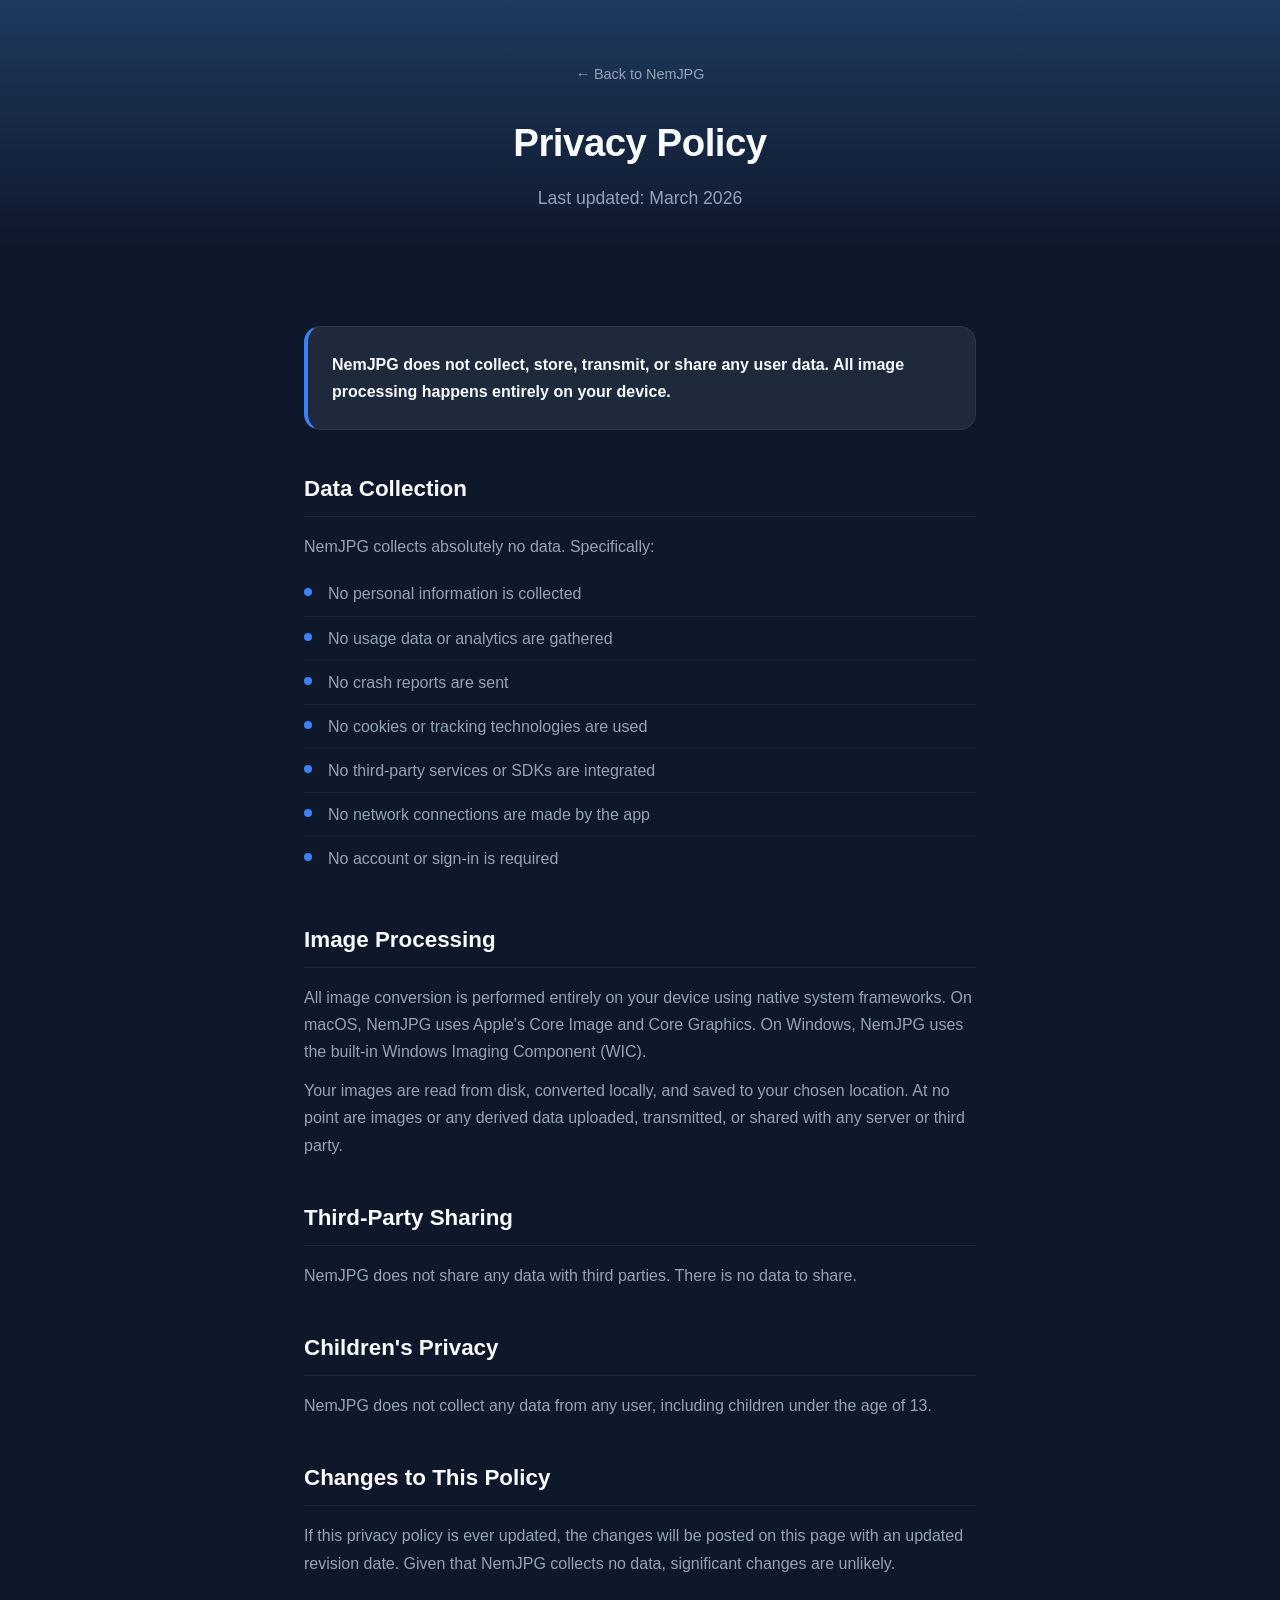
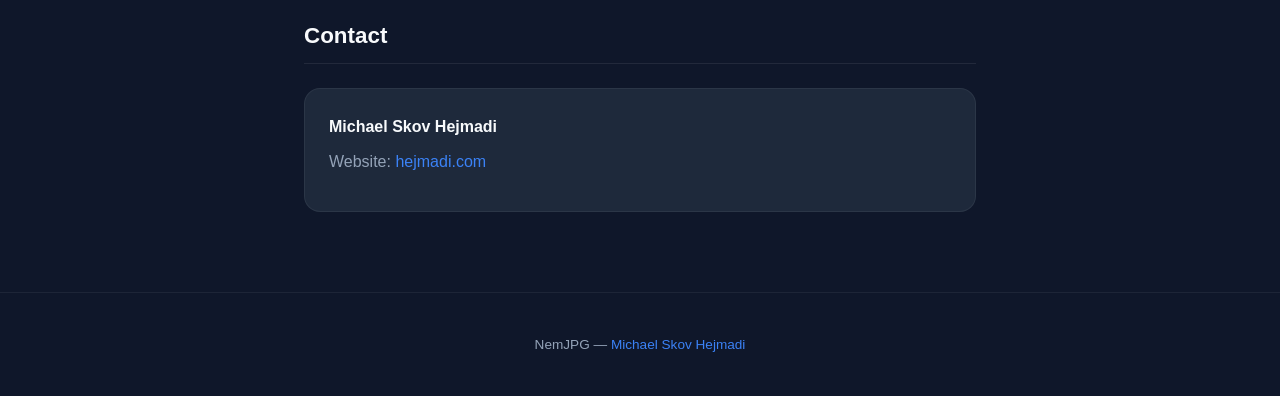
<file: Website/privacy.html>
<!DOCTYPE html>
<html lang="en">
<head>
    <meta charset="UTF-8">
    <meta name="viewport" content="width=device-width, initial-scale=1.0">
    <title>Privacy Policy - NemJPG</title>
    <style>
        :root {
            --blue: #3B82F6;
            --blue-dark: #1D4ED8;
            --bg: #0F172A;
            --card: #1E293B;
            --text: #F8FAFC;
            --muted: #94A3B8;
            --radius: 16px;
        }
        * { margin: 0; padding: 0; box-sizing: border-box; }
        body {
            font-family: -apple-system, BlinkMacSystemFont, 'SF Pro Display', 'Segoe UI', sans-serif;
            background: var(--bg); color: var(--text); line-height: 1.7;
        }
        .container { max-width: 720px; margin: 0 auto; padding: 0 24px; }

        /* Header */
        .header {
            text-align: center; padding: 60px 24px 40px;
            background: linear-gradient(180deg, #1E3A5F 0%, var(--bg) 100%);
        }
        .header a {
            color: var(--muted); text-decoration: none; font-size: 0.9em;
            display: inline-block; margin-bottom: 24px;
        }
        .header a:hover { color: var(--blue); }
        .header h1 { font-size: 2.4em; font-weight: 800; letter-spacing: -0.5px; margin-bottom: 8px; }
        .header p { color: var(--muted); font-size: 1.1em; }

        /* Content */
        .content { padding: 48px 0 80px; }
        .content h2 {
            font-size: 1.4em; font-weight: 700; margin: 40px 0 16px;
            padding-bottom: 8px; border-bottom: 1px solid rgba(255,255,255,0.08);
        }
        .content h2:first-child { margin-top: 0; }
        .content p { color: var(--muted); margin-bottom: 12px; }
        .content ul {
            list-style: none; margin: 0 0 16px 0; padding: 0;
        }
        .content ul li {
            color: var(--muted); padding: 8px 0 8px 24px; position: relative;
            border-bottom: 1px solid rgba(255,255,255,0.04);
        }
        .content ul li::before {
            content: "";
            position: absolute; left: 0; top: 16px;
            width: 8px; height: 8px; border-radius: 50%;
            background: var(--blue);
        }
        .content ul li:last-child { border-bottom: none; }

        .highlight-box {
            background: var(--card); border-radius: var(--radius); padding: 24px;
            border: 1px solid rgba(255,255,255,0.06); margin: 24px 0;
            border-left: 4px solid var(--blue);
        }
        .highlight-box p { color: var(--text); font-weight: 600; margin: 0; }

        .contact-box {
            background: var(--card); border-radius: var(--radius); padding: 24px;
            border: 1px solid rgba(255,255,255,0.06); margin-top: 24px;
        }
        .contact-box a { color: var(--blue); text-decoration: none; }
        .contact-box a:hover { text-decoration: underline; }

        /* Footer */
        footer {
            text-align: center; padding: 40px; color: var(--muted); font-size: 0.85em;
            border-top: 1px solid rgba(255,255,255,0.06);
        }
        footer a { color: var(--blue); text-decoration: none; }

        @media (max-width: 640px) {
            .header h1 { font-size: 1.8em; }
        }
    </style>
</head>
<body>

<div class="header">
    <a href="index.html">&larr; Back to NemJPG</a>
    <h1>Privacy Policy</h1>
    <p>Last updated: March 2026</p>
</div>

<div class="container">
    <div class="content">

        <div class="highlight-box">
            <p>NemJPG does not collect, store, transmit, or share any user data. All image processing happens entirely on your device.</p>
        </div>

        <h2>Data Collection</h2>
        <p>NemJPG collects absolutely no data. Specifically:</p>
        <ul>
            <li>No personal information is collected</li>
            <li>No usage data or analytics are gathered</li>
            <li>No crash reports are sent</li>
            <li>No cookies or tracking technologies are used</li>
            <li>No third-party services or SDKs are integrated</li>
            <li>No network connections are made by the app</li>
            <li>No account or sign-in is required</li>
        </ul>

        <h2>Image Processing</h2>
        <p>All image conversion is performed entirely on your device using native system frameworks. On macOS, NemJPG uses Apple's Core Image and Core Graphics. On Windows, NemJPG uses the built-in Windows Imaging Component (WIC).</p>
        <p>Your images are read from disk, converted locally, and saved to your chosen location. At no point are images or any derived data uploaded, transmitted, or shared with any server or third party.</p>

        <h2>Third-Party Sharing</h2>
        <p>NemJPG does not share any data with third parties. There is no data to share.</p>

        <h2>Children's Privacy</h2>
        <p>NemJPG does not collect any data from any user, including children under the age of 13.</p>

        <h2>Changes to This Policy</h2>
        <p>If this privacy policy is ever updated, the changes will be posted on this page with an updated revision date. Given that NemJPG collects no data, significant changes are unlikely.</p>

        <h2>Contact</h2>
        <div class="contact-box">
            <p style="color: var(--text); margin-bottom: 8px;"><strong>Michael Skov Hejmadi</strong></p>
            <p>Website: <a href="https://hejmadi.com">hejmadi.com</a></p>
        </div>

    </div>
</div>

<footer>
    <p>NemJPG &mdash; <a href="https://hejmadi.com">Michael Skov Hejmadi</a></p>
</footer>

</body>
</html>
</file>
<file: dykkerlaege/instrumentet/style.css>
/* ═══════════════════════════════════════════════════════════════
   INSTRUMENTET — Fitness to Dive
   Bud B. Redaktionelt, klinisk, præcist. Papir og blæk, hårfine
   linjer, tabeldata — og ét levende instrument midt i det hele.
   ═══════════════════════════════════════════════════════════════ */

@font-face{font-family:'Archivo';src:url('../../assets/fonts/archivo-var.woff2') format('woff2');font-weight:100 900;font-style:normal;font-display:swap}
@font-face{font-family:'Inter';src:url('../../assets/fonts/inter-var.woff2') format('woff2');font-weight:100 900;font-style:normal;font-display:swap}
@font-face{font-family:'JetBrains Mono';src:url('../../assets/fonts/jetbrainsmono-var.woff2') format('woff2');font-weight:100 800;font-style:normal;font-display:swap}
@font-face{font-family:'Newsreader';src:url('../../assets/fonts/newsreader-italic-var.woff2') format('woff2');font-weight:200 800;font-style:italic;font-display:swap}

:root{
  --paper:#F2F0EB;
  --paper-2:#E9E6DF;
  --paper-3:#FBFAF7;
  --ink:#101315;
  --ink-2:#3F4549;
  --ink-3:#5F6569;
  --rule:#D5D0C6;
  --rule-2:#BFB9AC;
  --sig:#FF4D18;          /* SMB-orange — kun til flader, rammer og grafik */
  --sig-txt:#C22F00;      /* samme signal, men mørk nok til lille tekst på papir */
  --sig-on-ink:#FF4D18;   /* signal på blæksort flade */
  --sig-ink:#C22F00;
  --sea:#0A3B4A;

  --display:'Archivo',Helvetica,Arial,sans-serif;
  --sans:'Inter',-apple-system,BlinkMacSystemFont,'Segoe UI',Roboto,sans-serif;
  --mono:'JetBrains Mono',ui-monospace,'SF Mono',Menlo,monospace;
  --news:'Newsreader',Georgia,serif;

  --wrap:1280px;
  --gut:clamp(1.1rem,3.6vw,3rem);
  --ease:cubic-bezier(.22,1,.36,1);
}

html[data-theme="dark"]{
  --paper:#0C0E0F;
  --paper-2:#15181A;
  --paper-3:#101314;
  --ink:#F1EFEA;
  --ink-2:#B4BABE;
  --ink-3:#8C9296;
  --rule:#282C2E;
  --rule-2:#3A3F42;
  --sig:#FF6A3D;
  --sig-txt:#FF8A63;
  --sig-on-ink:#C22F00;
  --sig-ink:#FF8A63;
  --sea:#7FC7DC;
}
@media (prefers-color-scheme:dark){
  html:not([data-theme="light"]){
    --paper:#0C0E0F; --paper-2:#15181A; --paper-3:#101314;
    --ink:#F1EFEA; --ink-2:#B4BABE; --ink-3:#8C9296;
    --rule:#282C2E; --rule-2:#3A3F42;
    --sig:#FF6A3D; --sig-txt:#FF8A63; --sig-on-ink:#C22F00; --sig-ink:#FF8A63; --sea:#7FC7DC;
  }
}

*,*::before,*::after{box-sizing:border-box}
html{-webkit-text-size-adjust:100%;scroll-padding-top:7rem}
@media (prefers-reduced-motion:no-preference){html{scroll-behavior:smooth}}

body{
  margin:0;background:var(--paper);color:var(--ink);
  font-family:var(--sans);font-size:clamp(1rem,.96rem + .2vw,1.06rem);
  line-height:1.68;overflow-x:hidden;
  -webkit-font-smoothing:antialiased;
}
img,video{max-width:100%;height:auto;display:block}
svg{fill:none;stroke:currentColor;stroke-width:1.7;stroke-linecap:round;stroke-linejoin:round}
a{color:inherit}

.sr{position:absolute;width:1px;height:1px;overflow:hidden;clip:rect(0 0 0 0);white-space:nowrap}
.skip{position:absolute;left:-999px;top:0;z-index:200;background:var(--ink);color:var(--paper);padding:.7rem 1.2rem;font-weight:600}
.skip:focus{left:0}
:focus-visible{outline:2px solid var(--sig);outline-offset:2px}

/* Papirkorn */
.grain{
  position:fixed;inset:0;z-index:1;pointer-events:none;opacity:.42;
  background-image:url("data:image/svg+xml,%3Csvg xmlns='http://www.w3.org/2000/svg' width='140' height='140'%3E%3Cfilter id='n'%3E%3CfeTurbulence type='fractalNoise' baseFrequency='.85' numOctaves='3'/%3E%3C/filter%3E%3Crect width='140' height='140' filter='url(%23n)' opacity='.42'/%3E%3C/svg%3E");
  mix-blend-mode:multiply;
}
html[data-theme="dark"] .grain{mix-blend-mode:screen;opacity:.16}
@media (prefers-color-scheme:dark){html:not([data-theme="light"]) .grain{mix-blend-mode:screen;opacity:.16}}

/* ═══ Gitter ═══════════════════════════════════════════════════ */
.grid{
  width:min(var(--wrap),100%);margin-inline:auto;padding-inline:var(--gut);
  display:grid;grid-template-columns:repeat(12,1fr);
  column-gap:clamp(.8rem,1.6vw,1.6rem);row-gap:0;
}
.c1-4{grid-column:1/5}
.c1-6{grid-column:1/7}
.c1-7{grid-column:1/8}
.c1-8{grid-column:1/9}
.c1-12{grid-column:1/-1}
.c7-12{grid-column:7/-1}
.c9-12{grid-column:9/-1}

/* ═══ Masthead ═════════════════════════════════════════════════ */
.mast{position:sticky;top:0;z-index:60;background:var(--paper);isolation:isolate}
.mast__rule{height:4px;background:var(--ink)}
.mast__bar{
  width:min(var(--wrap),100%);margin-inline:auto;padding:.85rem var(--gut);
  display:flex;align-items:center;justify-content:space-between;gap:1.5rem;
}
.mast__id{
  display:inline-flex;align-items:center;gap:.55rem;text-decoration:none;
  font-family:var(--display);font-weight:700;font-size:1rem;letter-spacing:-.03em;
  text-transform:uppercase;
}
.mast__mark{
  display:grid;place-items:center;width:1.55rem;height:1.55rem;
  background:var(--sig);color:#fff;
}
.mast__mark svg{width:.9rem;height:.9rem;stroke-width:2.4}

.mast__nav{display:flex;gap:1.5rem}
.mast__nav a{
  position:relative;text-decoration:none;font-size:.8rem;font-weight:500;
  color:var(--ink-2);display:inline-flex;align-items:baseline;gap:.4rem;
  padding-block:.2rem;transition:color .25s;
}
.mast__nav a i{
  font-style:normal;font-family:var(--mono);font-size:.6rem;color:var(--ink-3);
  transition:color .25s;
}
.mast__nav a::after{
  content:"";position:absolute;left:0;right:0;bottom:-.25rem;height:2px;
  background:var(--sig);transform:scaleX(0);transform-origin:left;
  transition:transform .35s var(--ease);
}
.mast__nav a:hover,.mast__nav a.here{color:var(--ink)}
.mast__nav a:hover i,.mast__nav a.here i{color:var(--sig-txt)}
.mast__nav a:hover::after,.mast__nav a.here::after{transform:scaleX(1)}

.mast__tools{display:flex;align-items:center;gap:.5rem}
.tgl,.burger{
  width:44px;height:44px;display:grid;place-items:center;cursor:pointer;
  background:none;border:1px solid var(--rule);color:var(--ink);padding:0;
  transition:background .25s,border-color .25s;
}
.tgl:hover,.burger:hover{background:var(--paper-2);border-color:var(--rule-2)}
.tgl svg{width:1.05rem;height:1.05rem}
.tgl__moon{display:none}
html[data-theme="dark"] .tgl__sun{display:none}
html[data-theme="dark"] .tgl__moon{display:block}
@media (prefers-color-scheme:dark){
  html:not([data-theme="light"]) .tgl__sun{display:none}
  html:not([data-theme="light"]) .tgl__moon{display:block}
}
.burger{display:none;flex-direction:column;gap:4px}
.burger span{display:block;width:14px;height:1.8px;background:currentColor;transition:transform .3s var(--ease)}
.burger.x span:nth-child(1){transform:translateY(3px) rotate(45deg)}
.burger.x span:nth-child(2){transform:translateY(-2.8px) rotate(-45deg)}

.ticker{
  border-block:1px solid var(--ink);background:var(--ink);color:var(--paper);
  overflow:hidden;padding:.32rem 0;
}
.ticker__track{
  display:flex;gap:1.6rem;white-space:nowrap;width:max-content;
  font-family:var(--mono);font-size:.63rem;letter-spacing:.14em;text-transform:uppercase;
}
@media (prefers-reduced-motion:no-preference){
  .ticker__track{animation:slide 42s linear infinite}
}
@keyframes slide{to{transform:translateX(-50%)}}
.ticker .hot{color:var(--sig-on-ink)}

.mast__progress{height:2px;background:var(--rule)}
.mast__progress span{display:block;height:100%;width:0;background:var(--sig);transition:width .1s linear}

/* ═══ Typografi ════════════════════════════════════════════════ */
.kicker{
  font-family:var(--mono);font-size:.66rem;letter-spacing:.24em;text-transform:uppercase;
  color:var(--sig-txt);margin:0 0 1.1rem;
}
.h2{
  font-family:var(--display);font-weight:700;
  font-size:clamp(2rem,1rem + 4.2vw,3.7rem);
  line-height:1;letter-spacing:-.04em;margin:0;text-wrap:balance;
}
.h3{
  font-family:var(--display);font-weight:600;font-size:1.2rem;
  letter-spacing:-.02em;margin:0 0 .9rem;
  padding-bottom:.5rem;border-bottom:1px solid var(--rule);
}
.body-lg{font-size:clamp(1.06rem,1rem + .45vw,1.3rem);line-height:1.6;color:var(--ink);margin:0 0 2rem;max-width:60ch}
p{margin:0 0 1.05rem;color:var(--ink-2)}
strong{color:var(--ink);font-weight:650}
mark{background:linear-gradient(transparent 58%,color-mix(in srgb,var(--sig) 32%,transparent) 0);color:inherit;font-weight:600}

/* ═══ Hero ═════════════════════════════════════════════════════ */
.hero{padding:clamp(2.5rem,7vh,5rem) 0 0}
.hero__h1{
  font-family:var(--display);font-weight:800;
  font-size:min(clamp(3.2rem,.4rem + 13.2vw,11.5rem),24vh);
  line-height:.82;letter-spacing:-.055em;text-transform:uppercase;
  margin:0 0 clamp(1.6rem,4vh,3rem);
}
.hero__h1 span{display:block}
.hero__h1 .kin--out{
  font-family:var(--news);font-style:italic;font-weight:300;text-transform:lowercase;
  letter-spacing:-.02em;color:var(--sig-txt);
  font-size:.62em;line-height:.9;margin-left:.06em;
}
.js .kin{
  display:block;clip-path:inset(0 0 105% 0);
  transform:translateY(.14em);
  transition:clip-path 1s var(--ease),transform 1s var(--ease);
}
.js .kin.in{clip-path:inset(0 0 -20% 0);transform:none}
.js .hero__h1 .kin:nth-child(2){transition-delay:.1s}
.js .hero__h1 .kin:nth-child(3){transition-delay:.2s}

.hero__sub{font-size:clamp(1rem,.95rem + .35vw,1.18rem);color:var(--ink-2);margin:0 0 2.5rem;max-width:46ch}

.spec{margin:0 0 2.5rem;display:grid;gap:0;align-self:start;border-top:1px solid var(--ink)}
.spec--hero{grid-row:2/4;margin-top:.5rem}
.spec--hero>div{grid-template-columns:5.5rem 1fr}
.spec>div{
  display:grid;grid-template-columns:8.5rem 1fr;gap:1rem;
  padding:.72rem 0;border-bottom:1px solid var(--rule);
}
.spec dt{
  font-family:var(--mono);font-size:.62rem;letter-spacing:.16em;text-transform:uppercase;
  color:var(--ink-3);padding-top:.28em;
}
.spec dd{margin:0;font-weight:550;font-size:1.02rem}
.num{font-variant-numeric:tabular-nums}

.hero__plate{margin:0;position:relative}
.hero__plate .duo{width:100%}
.hero__plate img{width:100%;height:clamp(16rem,52vh,34rem);object-fit:cover}
figcaption{
  font-family:var(--mono);font-size:.62rem;letter-spacing:.1em;color:var(--ink-3);
  padding:.6rem var(--gut) 0;text-transform:uppercase;
}
figcaption span{color:var(--sig-txt);margin-right:.5rem}

/* Duotone-plader — farven vender tilbage ved hover */
.duo{position:relative;margin:0;overflow:hidden;background:var(--ink)}
.duo img{
  filter:grayscale(1) contrast(1.16) brightness(1.03);
  transition:filter .7s var(--ease),transform 1.1s var(--ease);
  width:100%;
}
.duo::after{
  content:"";position:absolute;inset:0;pointer-events:none;
  background:linear-gradient(150deg,var(--sea) 0%,var(--sig) 130%);
  mix-blend-mode:color;opacity:.72;
  transition:opacity .7s var(--ease);
}
.duo:hover img{filter:none;transform:scale(1.02)}
.duo:hover::after{opacity:0}

/* ═══ Sektioner ════════════════════════════════════════════════ */
.sec{padding:clamp(4rem,10vh,8rem) 0;border-top:1px solid var(--rule)}
.sec__head{
  display:flex;align-items:baseline;gap:clamp(1rem,3vw,2.4rem);
  margin-bottom:clamp(1.8rem,4vh,3rem);
}
.sec__no{
  font-family:var(--mono);font-size:.75rem;letter-spacing:.1em;color:var(--sig-txt);
  padding-top:.3rem;flex:none;
}
.margin{
  border-left:2px solid var(--sig);padding:.1rem 0 .1rem 1.1rem;
  font-size:.94rem;align-self:start;
}
.margin p:last-child{margin-bottom:0}
.margin-note{
  font-family:var(--mono);font-size:.72rem;line-height:1.75;color:var(--ink-2);
  letter-spacing:.02em;margin:0 0 1.5rem;max-width:44ch;align-self:start;
}

/* Søjler */
.pillars{
  list-style:none;margin:clamp(2rem,5vh,3.5rem) 0 0;padding:0;
  display:grid;grid-template-columns:repeat(3,1fr);gap:0;
  border-top:1px solid var(--ink);
}
.pillars li{
  padding:1.6rem 1.4rem 1.8rem;border-bottom:1px solid var(--rule);
  border-right:1px solid var(--rule);position:relative;
  transition:background .4s;
}
.pillars li:last-child{border-right:0}
.pillars li:hover{background:var(--paper-3)}
.pillars__n{
  font-family:var(--mono);font-size:.68rem;color:var(--sig-txt);letter-spacing:.1em;
  display:block;margin-bottom:1.1rem;
}
.pillars h3{font-family:var(--display);font-weight:650;font-size:1.16rem;letter-spacing:-.02em;margin:0 0 .55rem}
.pillars p{margin:0;font-size:.95rem}

.plates{display:grid;grid-template-columns:repeat(3,1fr);gap:clamp(.8rem,1.6vw,1.6rem);margin-top:clamp(2rem,5vh,3.5rem)}
.plates img{height:clamp(11rem,26vh,17rem);object-fit:cover}

/* ═══ Instrumentet ═════════════════════════════════════════════ */
.sec--inst{background:var(--paper-2)}
.inst{
  margin-top:clamp(1.6rem,4vh,2.6rem);
  display:grid;grid-template-columns:1.15fr 1fr 1.05fr;
  gap:0;border:1px solid var(--ink);background:var(--paper-3);
}
.inst>*{padding:clamp(1.3rem,2.6vw,2rem);border-right:1px solid var(--rule)}
.inst>*:last-child{border-right:0}

.inst__label{
  font-family:var(--mono);font-size:.62rem;letter-spacing:.2em;text-transform:uppercase;
  color:var(--ink-3);display:block;
}
.inst__readout{display:flex;align-items:baseline;gap:.3rem;margin:.15rem 0 .9rem}
.inst__readout output{
  font-family:var(--display);font-weight:700;font-size:clamp(3rem,8vw,4.6rem);
  line-height:.9;letter-spacing:-.05em;font-variant-numeric:tabular-nums;
}
.inst__readout .unit{font-family:var(--mono);font-size:1rem;color:var(--sig-txt)}

input[type=range]{
  -webkit-appearance:none;appearance:none;width:100%;height:2.2rem;background:none;cursor:grab;margin:0;
}
input[type=range]:active{cursor:grabbing}
input[type=range]::-webkit-slider-runnable-track{height:3px;background:var(--rule-2)}
input[type=range]::-moz-range-track{height:3px;background:var(--rule-2)}
input[type=range]::-webkit-slider-thumb{
  -webkit-appearance:none;width:1.05rem;height:1.75rem;margin-top:-.86rem;
  background:var(--sig);border:0;border-radius:1px;
  box-shadow:0 0 0 3px color-mix(in srgb,var(--sig) 22%,transparent);
}
input[type=range]::-moz-range-thumb{
  width:1.05rem;height:1.75rem;background:var(--sig);border:0;border-radius:1px;
}
.inst__scale{
  display:flex;justify-content:space-between;
  font-family:var(--mono);font-size:.58rem;color:var(--ink-3);margin-top:-.3rem;
}
.inst__help{font-size:.76rem;color:var(--ink-3);margin:.9rem 0 1rem}
.inst__presets{display:flex;flex-wrap:wrap;gap:.5rem}
.inst__presets button{
  font-family:var(--mono);font-size:.66rem;letter-spacing:.06em;
  padding:.6rem .9rem;min-height:44px;border:1px solid var(--rule-2);background:none;color:var(--ink-2);
  cursor:pointer;transition:all .25s;
}
.inst__presets button:hover{border-color:var(--sig);color:var(--sig-txt)}
.inst__presets button[aria-pressed="true"]{background:var(--ink);border-color:var(--ink);color:var(--paper)}

.inst__math{
  margin-top:auto;padding-top:1.6rem;
  font-family:var(--mono);font-size:.72rem;color:var(--ink-3);letter-spacing:.02em;
}
.inst__math p{margin:0 0 .35rem;color:inherit}
.inst__math p:last-child{margin:0}
.inst__math span{color:var(--sig-txt);font-weight:600}
.inst__math sub{font-size:.7em}
.inst__ctrl{display:flex;flex-direction:column}

.inst__boyle figcaption{
  padding:0 0 1rem;font-family:var(--mono);font-size:.62rem;letter-spacing:.2em;
  text-transform:uppercase;color:var(--ink-3);
}
.boyle{
  position:relative;aspect-ratio:1;max-width:13rem;margin:0 auto 1.1rem;
  display:grid;place-items:center;
}
.boyle__ref{
  position:absolute;inset:0;border:1px dashed var(--rule-2);border-radius:50%;
}
.boyle__now{
  width:100%;aspect-ratio:1;border-radius:50%;
  background:radial-gradient(circle at 34% 30%,color-mix(in srgb,var(--sig) 45%,transparent),color-mix(in srgb,var(--sea) 60%,transparent));
  border:1.5px solid var(--sig);
  transition:transform .5s var(--ease);
  transform:scale(1);
}
.boyle__val{
  position:absolute;font-family:var(--mono);font-size:.8rem;
  color:var(--ink);background:var(--paper-3);padding:.15rem .4rem;
  font-variant-numeric:tabular-nums;
}
.inst__cap{font-size:.82rem;color:var(--ink-2);margin:0;line-height:1.6}
.inst__cap b{font-variant-numeric:tabular-nums;color:var(--ink)}

.inst__data{margin:0;display:grid;gap:0;align-content:start}
.inst__data>div{
  display:flex;align-items:baseline;justify-content:space-between;gap:1rem;
  padding:.6rem 0;border-bottom:1px solid var(--rule);
}
.inst__data>div:first-child{border-top:1px solid var(--ink)}
.inst__data dt{font-size:.82rem;color:var(--ink-2)}
.inst__data dd{margin:0;display:flex;align-items:baseline;gap:.25rem}
.inst__data dd b{
  font-family:var(--mono);font-size:1.02rem;font-weight:600;
  font-variant-numeric:tabular-nums;color:var(--ink);
}
.inst__data dd i{font-style:normal;font-family:var(--mono);font-size:.62rem;color:var(--ink-3)}

.inst__flags{
  grid-column:1/-1;list-style:none;margin:0;padding:.9rem clamp(1.3rem,2.6vw,2rem);
  border-top:1px solid var(--ink);display:flex;flex-wrap:wrap;gap:.45rem;
  border-right:0;
}
.flag{
  font-family:var(--mono);font-size:.63rem;letter-spacing:.08em;text-transform:uppercase;
  padding:.35rem .7rem;border:1px solid var(--rule-2);color:var(--ink-2);
}
.flag[data-flag="warn"]{border-color:var(--sig);color:var(--sig-ink);background:color-mix(in srgb,var(--sig) 10%,transparent)}
.flag[data-flag="stop"]{background:var(--sig);border-color:var(--sig);color:#fff}

/* ═══ Rækker ═══════════════════════════════════════════════════ */
.row{border-top:1px solid var(--rule)}
.row:first-of-type{border-top:0}
.row__inner{
  width:min(var(--wrap),100%);margin-inline:auto;padding:clamp(2.2rem,5vh,3.6rem) var(--gut);
  display:grid;grid-template-columns:1fr 1fr;gap:clamp(1.5rem,4vw,3.5rem);align-items:center;
}
.row--flip .row__fig{order:2}
.row__fig img{width:100%;height:clamp(12rem,32vh,21rem);object-fit:cover}
.row__no{
  font-family:var(--mono);font-size:.68rem;letter-spacing:.14em;color:var(--sig-txt);margin:0 0 .7rem;
}
.row__body h3{
  font-family:var(--display);font-weight:700;
  font-size:clamp(1.5rem,1.1rem + 1.4vw,2.2rem);
  letter-spacing:-.03em;line-height:1.06;margin:0 0 .9rem;
}

.rules{list-style:none;margin:1.1rem 0 0;padding:0;border-top:1px solid var(--rule)}
.rules li{
  padding:.62rem 0 .62rem 2rem;border-bottom:1px solid var(--rule);
  position:relative;color:var(--ink-2);font-size:.96rem;
}
.rules li::before{
  content:"";position:absolute;left:0;top:1.1em;width:1rem;height:2px;background:var(--sig);
}
.rules em{font-family:var(--news);font-style:italic;color:var(--ink)}

/* ═══ Fuldbredde-plade ═════════════════════════════════════════ */
.bleed{margin:clamp(1.5rem,4vh,2.6rem) 0 clamp(2rem,5vh,3.4rem)}
.bleed img{width:100%;height:clamp(13rem,42vh,26rem);object-fit:cover}

/* ═══ Program ══════════════════════════════════════════════════ */
.sched{display:grid;grid-template-columns:repeat(2,1fr);gap:0;border-top:1px solid var(--ink);min-width:0}
.sched__day{
  min-width:0;padding:1.5rem clamp(1rem,2vw,1.8rem) 1.8rem;
  border-bottom:1px solid var(--rule);border-right:1px solid var(--rule);
}
.sched__day:nth-child(2n){border-right:0}
.sched__day h3{
  display:flex;align-items:baseline;gap:.7rem;margin:0 0 .9rem;
  font-family:var(--display);letter-spacing:-.02em;
}
.sched__day h3 b{font-weight:700;font-size:1.25rem}
.sched__day h3 span{
  font-family:var(--mono);font-size:.66rem;letter-spacing:.1em;text-transform:uppercase;
  color:var(--ink-3);font-weight:400;
}
.sched table{width:100%;border-collapse:collapse;table-layout:fixed}
.sched td{overflow-wrap:anywhere;hyphens:auto}
.datasheet td,.datasheet th{overflow-wrap:anywhere}
.sched th{
  text-align:left;font-family:var(--mono);font-size:.68rem;font-weight:500;
  color:var(--sig-txt);white-space:nowrap;padding:.55rem .9rem .55rem 0;
  vertical-align:top;border-top:1px solid var(--rule);width:6.6rem;
}
.sched td{
  padding:.55rem 0;font-size:.92rem;color:var(--ink-2);
  border-top:1px solid var(--rule);vertical-align:top;
}
.sched tr:hover th{color:var(--ink)}
.sched tr:hover td{color:var(--ink)}

/* ═══ Undervisere ══════════════════════════════════════════════ */
.faculty{list-style:none;margin:clamp(1.5rem,4vh,2.4rem) 0 2rem;padding:0;border-top:1px solid var(--ink)}
.faculty li{
  display:grid;grid-template-columns:16rem 1fr auto;
  gap:clamp(1rem,3vw,2.4rem);align-items:start;
  padding:1.5rem 0;border-bottom:1px solid var(--rule);
  transition:padding-left .4s var(--ease);
}
.faculty li:hover{padding-left:.6rem}
.faculty__id h3{
  font-family:var(--display);font-weight:650;font-size:1.15rem;
  letter-spacing:-.02em;margin:0 0 .15rem;line-height:1.2;
}
.faculty__id p{
  font-family:var(--mono);font-size:.62rem;letter-spacing:.12em;text-transform:uppercase;
  color:var(--ink-3);margin:0;
}
.faculty__txt p{margin:0 0 .5rem;font-size:.94rem}
.faculty__txt p:last-child{margin:0}
.faculty__sk span{color:var(--ink);font-weight:600}
.faculty__lnk{
  display:inline-flex;align-items:center;gap:.4rem;white-space:nowrap;padding-block:.28rem;
  font-family:var(--mono);font-size:.65rem;letter-spacing:.1em;text-transform:uppercase;
  text-decoration:none;color:var(--sig-txt);border-bottom:1px solid transparent;
  transition:border-color .25s;
}
.faculty__lnk svg{width:.75rem;height:.75rem;stroke-width:2}
.faculty__lnk:hover{border-bottom-color:currentColor}

/* ═══ Datablad ═════════════════════════════════════════════════ */
.datasheet{
  width:100%;border-collapse:collapse;table-layout:fixed;margin:0 0 clamp(2rem,5vh,3.2rem);
  border-top:1px solid var(--ink);
}
.datasheet th{
  text-align:left;width:12rem;padding:.85rem 1rem .85rem 0;
  font-family:var(--mono);font-size:.62rem;letter-spacing:.16em;text-transform:uppercase;
  color:var(--ink-3);font-weight:400;border-bottom:1px solid var(--rule);vertical-align:top;
}
.datasheet td{
  padding:.85rem 0;font-size:1.02rem;font-weight:500;
  border-bottom:1px solid var(--rule);
}

.video{margin:1.8rem 0 0}
.video video{width:100%;background:#000;color:#fff;aspect-ratio:16/9;object-fit:cover}
.video figcaption{padding:.6rem 0 0}

/* ═══ Afslutning ═══════════════════════════════════════════════ */
.closer{
  padding:clamp(4rem,10vh,7.5rem) 0;background:var(--ink);color:var(--paper);
  border-top:1px solid var(--ink);
}
.closer .kicker{color:var(--sig-on-ink)}
.closer__h{
  font-family:var(--display);font-weight:800;
  font-size:clamp(2.2rem,.8rem + 6vw,5.2rem);
  line-height:.94;letter-spacing:-.045em;margin:0 0 1.8rem;text-transform:uppercase;
}
.closer__h s{opacity:.32;text-decoration-thickness:.045em}
.closer__h em{
  font-family:var(--news);font-style:italic;font-weight:300;text-transform:none;
  color:var(--sig-on-ink);letter-spacing:-.02em;
}
.closer .body-lg{color:color-mix(in srgb,var(--paper) 78%,transparent)}
.closer__img{margin:0}
.closer__img img{width:100%}
.fine{
  margin:2.5rem 0 0;font-family:var(--mono);font-size:.65rem;letter-spacing:.12em;
  text-transform:uppercase;color:color-mix(in srgb,var(--paper) 55%,transparent);
}

/* ═══ Footer ═══════════════════════════════════════════════════ */
.foot{padding:2.5rem 0 3rem;border-top:1px solid var(--rule)}
.foot__nav{display:flex;flex-wrap:wrap;gap:1.5rem}
.foot__nav a{
  text-decoration:none;font-size:.85rem;color:var(--ink-2);
  border-bottom:1px solid transparent;transition:color .25s,border-color .25s;
}
.foot__nav a:hover{color:var(--sig-txt);border-bottom-color:currentColor}
.foot__c{margin:0;font-family:var(--mono);font-size:.65rem;color:var(--ink-3);text-align:right;letter-spacing:.08em}

/* ═══ Reveal ═══════════════════════════════════════════════════ */
.js .up{opacity:0;transform:translateY(1.2rem);transition:opacity .8s var(--ease),transform .8s var(--ease)}
.js .up.in{opacity:1;transform:none}

/* ═══ Responsivt ═══════════════════════════════════════════════ */
@media (max-width:1080px){
  .inst{grid-template-columns:1fr 1fr}
  .inst>*{border-right:1px solid var(--rule);border-bottom:1px solid var(--rule)}
  .inst__data{grid-column:1/-1;border-right:0;border-bottom:0}
  .inst__boyle{border-right:0}
  .faculty li{grid-template-columns:14rem 1fr;row-gap:.8rem}
  .faculty__lnk{grid-column:2}
}
@media (max-width:900px){
  .mast__nav{
    position:fixed;inset:0;top:0;z-index:70;
    flex-direction:column;justify-content:center;gap:.2rem;
    background:var(--paper);padding:0 var(--gut);overflow:hidden;
    opacity:0;visibility:hidden;transition:opacity .3s,visibility 0s .3s;
  }
  .mast__nav.open{opacity:1;visibility:visible;transition:opacity .3s,visibility 0s}
  .mast__nav a{
    font-family:var(--display);font-weight:700;font-size:1.7rem;letter-spacing:-.03em;
    padding:.65rem 0;border-bottom:1px solid var(--rule);
  }
  .mast__nav a i{font-size:.7rem}
  .mast__nav a::after{display:none}
  .burger{display:flex;position:relative;z-index:80}
  .tgl{position:relative;z-index:80}
  .c1-6,.c1-7,.c7-12,.c9-12,.c1-4{grid-column:1/-1}
  .spec{margin-bottom:2rem}
  .row__inner{grid-template-columns:1fr}
  .row--flip .row__fig{order:0}
  .pillars{grid-template-columns:1fr}
  .pillars li{border-right:0}
  .sched{grid-template-columns:1fr}
  .sched__day{border-right:0}
  .plates{grid-template-columns:1fr 1fr}
  .plates figure:last-child{grid-column:span 2}
  .foot__c{text-align:left;margin-top:1.2rem}
}
@media (max-width:620px){
  .inst{grid-template-columns:1fr}
  .inst>*{border-right:0}
  .inst__boyle .boyle{max-width:10rem}
  .plates{grid-template-columns:1fr}
  .plates figure:last-child{grid-column:auto}
  .faculty li{grid-template-columns:1fr}
  .faculty__lnk{grid-column:1}
  .datasheet th{width:8rem;font-size:.58rem}
  .sched th{width:5.6rem;font-size:.63rem}
  .spec>div{grid-template-columns:6.5rem 1fr}
}

@media (prefers-reduced-motion:reduce){
  *,*::before,*::after{animation-duration:.01ms !important;animation-iteration-count:1 !important;transition-duration:.01ms !important;scroll-behavior:auto !important}
  .js .up,.js .kin{opacity:1;transform:none;clip-path:none}
}

@media print{
  .mast,.grain,.inst__presets,.video{display:none !important}
  body{background:#fff;color:#000}
  .duo::after{display:none}
  .duo img{filter:none}
  .closer{background:#fff;color:#000}
  .closer__h s{opacity:.4}
  .js .up,.js .kin{opacity:1;transform:none;clip-path:none}
}
</file>
<file: dykkerlaege/nedstigningen/style.css>
/* ═══════════════════════════════════════════════════════════════
   NEDSTIGNINGEN — Dykkermedicin, Fitness to Dive
   Bud A. Hele siden er én dykkerprofil: du stiger ned til 40 m,
   holder sikkerhedsstop på 5 m og bryder overfladen i footeren.
   ═══════════════════════════════════════════════════════════════ */

/* ── Skrifter (self-hosted, ingen eksterne kald) ───────────────── */
@font-face{font-family:'Instrument Serif';src:url('../../assets/fonts/instrumentserif.woff2') format('woff2');font-weight:400;font-style:normal;font-display:swap}
@font-face{font-family:'Instrument Serif';src:url('../../assets/fonts/instrumentserif-italic.woff2') format('woff2');font-weight:400;font-style:italic;font-display:swap}
@font-face{font-family:'Inter';src:url('../../assets/fonts/inter-var.woff2') format('woff2');font-weight:100 900;font-style:normal;font-display:swap}
@font-face{font-family:'JetBrains Mono';src:url('../../assets/fonts/jetbrainsmono-var.woff2') format('woff2');font-weight:100 800;font-style:normal;font-display:swap}

:root{
  --surface:#8fe0f2;
  --shallow:#2ba8d4;
  --mid:#0a6d9c;
  --deep:#053f61;
  --abyss:#02202f;

  --ink:#eaf7fd;
  --ink-soft:rgba(230,247,253,.82);
  --ink-faint:rgba(230,247,253,.6);

  --glow:#5fe6d0;          /* biolumen-grøn/turkis */
  --glow-warm:#ffd479;
  --alert:#ff8a6b;

  --pane:rgba(6,32,48,.42);
  --pane-2:rgba(6,32,48,.62);
  --hair:rgba(160,225,245,.18);
  --hair-str:rgba(160,225,245,.34);

  --serif:'Instrument Serif',Georgia,'Times New Roman',serif;
  --sans:'Inter',-apple-system,BlinkMacSystemFont,'Segoe UI',Roboto,sans-serif;
  --mono:'JetBrains Mono',ui-monospace,'SF Mono',Menlo,monospace;

  --wrap:1120px;
  --gut:clamp(1.15rem,4vw,2.5rem);
  --ease:cubic-bezier(.22,1,.36,1);
  --ease-io:cubic-bezier(.65,0,.35,1);
}

*,*::before,*::after{box-sizing:border-box}
html{-webkit-text-size-adjust:100%}
@media (prefers-reduced-motion:no-preference){html{scroll-behavior:smooth}}

body{
  margin:0;
  font-family:var(--sans);
  font-size:clamp(1rem,.96rem + .22vw,1.09rem);
  line-height:1.72;
  color:var(--ink);
  background:#02141f;
  overflow-x:hidden;
  -webkit-font-smoothing:antialiased;
  text-rendering:optimizeLegibility;
}

img,video,svg{max-width:100%;height:auto;display:block}
svg{fill:none;stroke:currentColor;stroke-width:1.6;stroke-linecap:round;stroke-linejoin:round}

.sr{position:absolute;width:1px;height:1px;overflow:hidden;clip:rect(0 0 0 0);white-space:nowrap}
.skip{position:absolute;left:-999px;top:0;z-index:200;background:#02202f;color:var(--glow);border:1px solid var(--glow);padding:.7rem 1.2rem;border-radius:0 0 .6rem 0;font-weight:600}
.skip:focus{left:0}

:focus-visible{outline:2px solid var(--glow);outline-offset:3px;border-radius:3px}

/* ═══ Baggrund: canvas + vignette + lygte ═══════════════════════ */
#ocean{
  position:fixed;inset:0;width:100%;height:100%;
  z-index:-3;display:block;
}
.vignette{
  position:fixed;inset:0;z-index:-2;pointer-events:none;
  background:
    radial-gradient(140% 100% at 50% -10%,transparent 30%,rgba(0,10,18,.55) 100%),
    radial-gradient(90% 60% at 50% 110%,rgba(0,8,14,.6),transparent 60%);
  mix-blend-mode:multiply;
}
.torch{
  position:fixed;top:0;left:0;width:44rem;height:44rem;z-index:-1;pointer-events:none;
  margin:-22rem 0 0 -22rem;
  background:radial-gradient(circle,rgba(120,235,255,.09) 0%,rgba(120,235,255,.04) 35%,transparent 68%);
  opacity:0;transition:opacity .6s ease;
  will-change:transform;
}
body.has-pointer .torch{opacity:1}

/* ═══ HUD — dykkercomputer ═════════════════════════════════════ */
.hud{
  position:fixed;top:1.1rem;right:1.1rem;z-index:60;
  width:15.5rem;padding:.85rem .95rem .8rem;
  font-family:var(--mono);
  background:linear-gradient(160deg,rgba(8,40,58,.78),rgba(3,22,34,.86));
  border:1px solid var(--hair-str);
  border-radius:.95rem;
  backdrop-filter:blur(18px) saturate(1.2);
  -webkit-backdrop-filter:blur(18px) saturate(1.2);
  box-shadow:0 1.4rem 3rem rgba(0,10,20,.45),inset 0 1px 0 rgba(180,240,255,.14);
  transform:translateY(-140%);
  transition:transform .7s var(--ease);
}
.hud.on{transform:translateY(0)}
.hud__grid{display:grid;grid-template-columns:repeat(3,1fr);gap:.4rem}
.hud__cell{min-width:0}
.hud__label{
  display:block;font-size:.56rem;letter-spacing:.16em;text-transform:uppercase;
  color:var(--ink-faint);margin-bottom:.1rem;
}
.hud__value{display:flex;align-items:baseline;gap:.18em;color:var(--glow)}
.hud__value b{
  font-size:1.16rem;font-weight:600;font-variant-numeric:tabular-nums;
  letter-spacing:-.02em;text-shadow:0 0 14px rgba(95,230,208,.35);
}
.hud__value i{font-style:normal;font-size:.6rem;color:var(--ink-faint)}
.hud__bar{
  margin-top:.7rem;height:3px;border-radius:2px;overflow:hidden;
  background:rgba(150,220,240,.16);
}
.hud__bar span{
  display:block;height:100%;width:0;border-radius:2px;
  background:linear-gradient(90deg,var(--glow),#7fd7ff);
  box-shadow:0 0 10px rgba(95,230,208,.6);
  transition:width .12s linear;
}
.hud__status{
  margin:.5rem 0 0;font-size:.6rem;letter-spacing:.12em;text-transform:uppercase;
  color:var(--ink-faint);
}
.hud__status.alert{color:var(--glow-warm)}

/* ═══ Dybdestige (venstre) ═════════════════════════════════════ */
.ladder{
  position:fixed;left:1.35rem;top:50%;transform:translateY(-50%);z-index:55;
  font-family:var(--mono);padding:.5rem .35rem;border-radius:.7rem;
  background:var(--pane-2);border:1px solid var(--hair);
  backdrop-filter:blur(14px);-webkit-backdrop-filter:blur(14px);
}
.ladder ol{list-style:none;margin:0;padding:0;display:grid;gap:.15rem}
.ladder a{
  display:flex;align-items:center;gap:.6rem;
  padding:.3rem .5rem;text-decoration:none;color:var(--ink-soft);
  font-size:.62rem;letter-spacing:.08em;
  border-left:2px solid transparent;
  transition:color .3s,border-color .3s,transform .3s var(--ease);
}
.ladder a span{width:2.6rem;text-align:right;font-variant-numeric:tabular-nums}
.ladder a em{
  font-style:normal;text-transform:uppercase;letter-spacing:.14em;
  opacity:0;transform:translateX(-.35rem);
  transition:opacity .35s,transform .35s var(--ease);
}
.ladder a:hover,.ladder a:focus-visible{color:var(--ink);border-left-color:var(--hair-str)}
.ladder a:hover em,.ladder a:focus-visible em{opacity:.85;transform:none}
.ladder a.here{color:var(--glow);border-left-color:var(--glow);transform:translateX(2px)}
.ladder a.here em{opacity:1;transform:none}
.ladder a.here span{opacity:1}

/* ═══ Topbar ═══════════════════════════════════════════════════ */
.topbar{
  position:fixed;top:0;left:0;right:0;z-index:58;
  display:flex;align-items:center;justify-content:space-between;
  padding:1rem var(--gut);pointer-events:none;
}
.topbar__home{
  pointer-events:auto;
  display:inline-flex;align-items:center;gap:.4rem;
  font-family:var(--mono);font-size:.66rem;letter-spacing:.14em;text-transform:uppercase;
  color:var(--ink-soft);text-decoration:none;
  padding:.45rem .8rem .45rem .55rem;border-radius:99px;
  background:var(--pane-2);border:1px solid var(--hair);
  backdrop-filter:blur(12px);-webkit-backdrop-filter:blur(12px);
  transition:color .3s,border-color .3s,background .3s;
}
.topbar__home svg{width:.85rem;height:.85rem;stroke-width:2}
.topbar__home:hover{color:var(--ink);border-color:var(--hair-str)}
.topbar__menu{
  display:none;pointer-events:auto;
  width:2.7rem;height:2.7rem;padding:0;
  align-items:center;justify-content:center;flex-direction:column;gap:5px;
  border-radius:99px;cursor:pointer;
  background:var(--pane-2);border:1px solid var(--hair-str);
  backdrop-filter:blur(12px);-webkit-backdrop-filter:blur(12px);
}
.topbar__menu span{
  display:block;width:15px;height:1.5px;background:var(--ink);border-radius:1px;
  transition:transform .35s var(--ease),opacity .25s;
}
.topbar__menu.x span:nth-child(1){transform:translateY(6.5px) rotate(45deg)}
.topbar__menu.x span:nth-child(2){opacity:0}
.topbar__menu.x span:nth-child(3){transform:translateY(-6.5px) rotate(-45deg)}

/* ═══ Grundlayout ══════════════════════════════════════════════ */
.wrap{width:min(var(--wrap),100%);margin-inline:auto;padding-inline:var(--gut)}
.wrap--center{text-align:center}
.band{position:relative;padding:clamp(5rem,11vh,9rem) 0}
.band--deep{padding-block:clamp(6rem,13vh,11rem)}

/* ═══ Typografi ════════════════════════════════════════════════ */
.eyebrow{
  font-family:var(--mono);font-size:.68rem;letter-spacing:.26em;text-transform:uppercase;
  color:var(--glow);margin:0 0 1rem;
  display:flex;align-items:center;gap:.75rem;
}
.wrap--center .eyebrow{justify-content:center}
.eyebrow::before{
  content:"";width:1.9rem;height:1px;background:currentColor;opacity:.6;flex:none;
}
.h2{
  font-family:var(--serif);font-weight:400;
  font-size:clamp(2.1rem,1.1rem + 4.1vw,3.9rem);
  line-height:1.04;letter-spacing:-.015em;margin:0 0 1.5rem;
  text-wrap:balance;
}
.h2 em{font-style:italic;color:var(--glow)}
.h2--big{font-size:clamp(2.3rem,1rem + 5.2vw,4.6rem)}
.h2 s{text-decoration-thickness:.05em;opacity:.45}
.h2 .gold{color:var(--glow-warm);font-style:italic}

.lead{
  font-size:clamp(1.06rem,1rem + .4vw,1.3rem);
  color:var(--ink-soft);max-width:62ch;margin:0 0 2rem;
}
.wrap--center .lead{margin-inline:auto}
.note{font-size:.92rem;color:var(--ink-faint);font-style:italic;margin:-.8rem 0 2.4rem}
p{margin:0 0 1.1rem;color:var(--ink-soft)}
strong{color:var(--ink);font-weight:600}

.link{
  display:inline-flex;align-items:center;gap:.45rem;
  color:var(--glow);text-decoration:none;font-weight:500;font-size:.94rem;
  border-bottom:1px solid transparent;transition:border-color .3s,gap .3s var(--ease);
}
.link svg{width:1em;height:1em;stroke-width:2}
.link:hover{border-bottom-color:currentColor;gap:.7rem}

/* ═══ Hero ═════════════════════════════════════════════════════ */
.hero{
  min-height:100svh;display:flex;align-items:center;
  padding:6.5rem 0 5rem;position:relative;
}
/* Blødt skygge-lag så den hvide overflade aldrig spiser teksten */
.hero::before{
  content:"";position:absolute;inset:0;pointer-events:none;
  background:
    radial-gradient(70% 85% at 22% 52%,rgba(1,24,40,.58) 0%,rgba(1,24,40,.28) 45%,transparent 72%),
    linear-gradient(180deg,rgba(1,20,34,.42) 0%,transparent 22%,transparent 70%,rgba(1,20,34,.3) 100%);
}
.hero__inner{position:relative;z-index:1}
.hero .scrollcue{z-index:1}
.hero__inner{
  width:min(var(--wrap),100%);margin-inline:auto;padding-inline:var(--gut);
  display:grid;grid-template-columns:1.05fr .95fr;gap:clamp(2rem,5vw,4.5rem);
  align-items:center;
}
.hero__title{
  font-family:var(--serif);font-weight:400;margin:0 0 1.4rem;
  font-size:clamp(2.9rem,1rem + 8.4vw,6.6rem);
  line-height:.92;letter-spacing:-.03em;
}
.hero__title span,.hero__title em{display:block}
.hero__title em{
  font-style:italic;color:var(--glow);
  text-shadow:0 0 60px rgba(95,230,208,.28);
}
.hero__lead{
  font-size:clamp(1.02rem,.98rem + .35vw,1.2rem);
  color:var(--ink-soft);max-width:46ch;margin:0 0 2rem;
}
.hero__meta{
  list-style:none;margin:0 0 2.4rem;padding:0;
  display:flex;flex-wrap:wrap;gap:.55rem;
}
.hero__meta li{
  display:inline-flex;align-items:center;gap:.5rem;
  font-family:var(--mono);font-size:.72rem;letter-spacing:.06em;
  color:var(--ink-soft);
  padding:.42rem .8rem;border-radius:99px;
  background:var(--pane);border:1px solid var(--hair);
  backdrop-filter:blur(10px);-webkit-backdrop-filter:blur(10px);
}
.hero__meta svg{width:.95rem;height:.95rem;color:var(--glow);flex:none}

.btn{
  display:inline-flex;align-items:center;gap:.65rem;
  font-family:var(--mono);font-size:.72rem;letter-spacing:.18em;text-transform:uppercase;
  text-decoration:none;padding:.95rem 1.5rem;border-radius:99px;
  transition:transform .35s var(--ease),background .35s,border-color .35s,box-shadow .35s;
}
.btn--ghost{
  color:var(--ink);border:1px solid var(--hair-str);background:var(--pane);
  backdrop-filter:blur(12px);-webkit-backdrop-filter:blur(12px);
}
.btn--ghost:hover{
  border-color:var(--glow);color:var(--glow);
  box-shadow:0 0 0 1px rgba(95,230,208,.25),0 1rem 2.4rem rgba(0,20,30,.4);
  transform:translateY(-2px);
}
.btn__arrow{width:1.05rem;height:1.05rem;stroke-width:2}
@media (prefers-reduced-motion:no-preference){
  .btn:hover .btn__arrow{animation:nudge 1.1s var(--ease) infinite}
}
@keyframes nudge{0%,100%{transform:translateY(0)}50%{transform:translateY(3px)}}

/* Koøje med video */
.porthole{margin:0}
.porthole__rim{
  position:relative;padding:.75rem;border-radius:1.5rem;
  background:
    linear-gradient(160deg,rgba(190,240,255,.22),rgba(10,50,70,.1) 40%,rgba(190,240,255,.14));
  border:1px solid var(--hair-str);
  box-shadow:
    0 2.5rem 5rem rgba(0,12,24,.55),
    inset 0 1px 0 rgba(200,245,255,.25);
  backdrop-filter:blur(14px);-webkit-backdrop-filter:blur(14px);
}
.porthole__rim::before,.porthole__rim::after{
  content:"";position:absolute;width:.42rem;height:.42rem;border-radius:50%;
  background:radial-gradient(circle at 35% 35%,#dff4fb,#6e9db0 60%,#2c4d5e);
  box-shadow:0 0 6px rgba(0,0,0,.4);
}
.porthole__rim::before{top:.6rem;left:.6rem}
.porthole__rim::after{bottom:.6rem;right:.6rem}
.porthole video{
  width:100%;border-radius:1rem;background:#01121b;color:#fff;display:block;
  aspect-ratio:16/9;object-fit:cover;
}
.porthole__glare{
  position:absolute;inset:.75rem;border-radius:1rem;pointer-events:none;
  background:linear-gradient(115deg,rgba(255,255,255,.16) 0%,rgba(255,255,255,0) 42%);
  mix-blend-mode:screen;
}
.porthole figcaption{
  margin-top:.85rem;text-align:center;
  font-family:var(--mono);font-size:.62rem;letter-spacing:.2em;text-transform:uppercase;
  color:var(--ink-faint);
}

.scrollcue{
  position:absolute;left:50%;bottom:2.2rem;transform:translateX(-50%);
  width:1px;height:3.6rem;overflow:hidden;background:rgba(160,225,245,.16);
}
.scrollcue__line{
  display:block;width:100%;height:40%;
  background:linear-gradient(180deg,transparent,var(--glow));
}
@media (prefers-reduced-motion:no-preference){
  .scrollcue__line{animation:drip 2.4s var(--ease-io) infinite}
}
@keyframes drip{0%{transform:translateY(-100%)}100%{transform:translateY(250%)}}

/* ═══ Callout ══════════════════════════════════════════════════ */
.callout{
  display:flex;gap:1rem;align-items:flex-start;
  margin:0 0 3rem;padding:1.35rem 1.5rem;
  border-radius:1rem;border:1px solid var(--hair);
  border-left:3px solid var(--glow);
  background:linear-gradient(100deg,rgba(95,230,208,.10),rgba(6,32,48,.35));
  backdrop-filter:blur(12px);-webkit-backdrop-filter:blur(12px);
  max-width:74ch;
}
.callout__mark{width:1.4rem;height:1.4rem;color:var(--glow);flex:none;margin-top:.2rem}
.callout p{margin:0;color:var(--ink)}

/* ═══ Billeder ═════════════════════════════════════════════════ */
.triptych{
  display:grid;grid-template-columns:repeat(3,1fr);gap:1rem;margin:0 0 3.5rem;
}
.triptych figure{margin:0;overflow:hidden;border-radius:1rem;border:1px solid var(--hair)}
.triptych img{
  width:100%;height:min(30vh,17rem);object-fit:cover;
  filter:saturate(.92) contrast(1.04);
  transition:transform .9s var(--ease),filter .6s;
}
.triptych figure:hover img{transform:scale(1.06);filter:saturate(1.05) contrast(1.06)}

.wide{margin:0 0 3.5rem;border-radius:1.2rem;overflow:hidden;border:1px solid var(--hair)}
.wide img{width:100%;height:clamp(13rem,34vh,24rem);object-fit:cover}

/* ═══ Kort ═════════════════════════════════════════════════════ */
.cards{display:grid;grid-template-columns:repeat(auto-fit,minmax(min(15rem,100%),1fr));gap:1.1rem}
.card{
  padding:1.7rem 1.5rem;border-radius:1.1rem;
  background:var(--pane);border:1px solid var(--hair);
  backdrop-filter:blur(14px);-webkit-backdrop-filter:blur(14px);
  transition:transform .5s var(--ease),border-color .4s,background .4s;
}
.card:hover{transform:translateY(-4px);border-color:var(--hair-str);background:var(--pane-2)}
.card__icon{width:1.7rem;height:1.7rem;color:var(--glow);margin-bottom:1rem}
.card h3{font-family:var(--serif);font-weight:400;font-size:1.42rem;margin:0 0 .5rem;letter-spacing:-.01em}
.card p{margin:0;font-size:.96rem}

/* ═══ Split (billede + tekst) ══════════════════════════════════ */
.split{
  display:grid;grid-template-columns:1fr 1fr;gap:clamp(1.6rem,4vw,3.4rem);
  align-items:center;margin:0 0 clamp(3rem,7vh,5.5rem);
}
.split--flip .split__img{order:2}
.split__img{
  margin:0;border-radius:1.2rem;overflow:hidden;border:1px solid var(--hair);
  box-shadow:0 1.8rem 4rem rgba(0,12,24,.4);
}
.split__img img{width:100%;height:clamp(12rem,32vh,20rem);object-fit:cover}
.split__body h3{
  font-family:var(--serif);font-weight:400;font-size:clamp(1.6rem,1.2rem + 1.1vw,2.15rem);
  margin:0 0 .8rem;letter-spacing:-.015em;
}

.ticks{list-style:none;margin:1.2rem 0 0;padding:0;display:grid;gap:.6rem}
.ticks li{
  position:relative;padding-left:1.75rem;color:var(--ink-soft);font-size:.98rem;
}
.ticks li::before{
  content:"";position:absolute;left:0;top:.62em;
  width:.62rem;height:.62rem;border-radius:50%;
  border:1.5px solid var(--glow);
  box-shadow:0 0 8px rgba(95,230,208,.4);
}
.ticks em{font-style:italic;color:var(--ink)}

/* ═══ Program ══════════════════════════════════════════════════ */
.days{display:grid;grid-template-columns:repeat(2,1fr);gap:1.1rem}
.day{
  border-radius:1.1rem;overflow:hidden;
  background:var(--pane);border:1px solid var(--hair);
  backdrop-filter:blur(14px);-webkit-backdrop-filter:blur(14px);
}
.day header{
  display:flex;align-items:center;gap:.9rem;
  padding:1.05rem 1.35rem;
  background:linear-gradient(100deg,rgba(95,230,208,.14),rgba(6,32,48,.2));
  border-bottom:1px solid var(--hair);
}
.day__n{
  font-family:var(--mono);font-size:1.45rem;font-weight:300;
  color:var(--glow);opacity:.7;line-height:1;
}
.day h3{margin:0;font-size:.98rem;font-weight:600;letter-spacing:.01em;color:var(--ink)}
.day ol{list-style:none;margin:0;padding:.5rem 1.35rem 1.2rem}
.day li{
  display:grid;grid-template-columns:6.2rem 1fr;gap:.85rem;
  padding:.72rem 0;border-bottom:1px solid rgba(160,225,245,.09);
  font-size:.93rem;color:var(--ink-soft);
}
.day li:last-child{border-bottom:0}
.day time{
  font-family:var(--mono);font-size:.75rem;font-variant-numeric:tabular-nums;
  color:var(--glow);opacity:.9;padding-top:.12em;
}

/* ═══ Undervisere ══════════════════════════════════════════════ */
.people{display:grid;grid-template-columns:repeat(auto-fit,minmax(min(15.5rem,100%),1fr));gap:1.1rem;margin-top:.6rem}
.person{
  padding:1.7rem 1.5rem;border-radius:1.1rem;
  background:var(--pane);border:1px solid var(--hair);
  backdrop-filter:blur(14px);-webkit-backdrop-filter:blur(14px);
  transition:border-color .4s,transform .5s var(--ease);
}
.person:hover{border-color:var(--hair-str);transform:translateY(-3px)}
.person h3{
  font-family:var(--serif);font-weight:400;font-size:1.5rem;margin:0 0 .15rem;
  letter-spacing:-.01em;line-height:1.15;
}
.person__role{
  font-family:var(--mono);font-size:.63rem;letter-spacing:.14em;text-transform:uppercase;
  color:var(--glow);margin:0 0 1rem;
}
.person p{font-size:.94rem;margin:0 0 .8rem}
.person__skills span{color:var(--ink);font-weight:600}
.afterword{
  margin-top:2.4rem;text-align:center;color:var(--ink-faint);font-size:.95rem;
  max-width:62ch;margin-inline:auto;
}

/* ═══ Praktisk ═════════════════════════════════════════════════ */
.facts{
  display:grid;grid-template-columns:repeat(auto-fit,minmax(min(13rem,100%),1fr));
  gap:1px;margin:0 0 3rem;padding:0;min-width:0;
  background:var(--hair);border:1px solid var(--hair);border-radius:1.1rem;overflow:hidden;
}
.facts>div{
  padding:1.4rem 1.35rem;
  background:linear-gradient(160deg,rgba(8,40,58,.55),rgba(3,22,34,.6));
  backdrop-filter:blur(14px);-webkit-backdrop-filter:blur(14px);
}
.facts dt{
  font-family:var(--mono);font-size:.6rem;letter-spacing:.2em;text-transform:uppercase;
  color:var(--glow);margin-bottom:.45rem;
}
.facts dd{margin:0;font-size:1.02rem;color:var(--ink);line-height:1.45}

.twocol{display:grid;grid-template-columns:1.35fr 1fr;gap:clamp(1.6rem,4vw,3.4rem)}
.twocol h3{
  font-family:var(--serif);font-weight:400;font-size:1.55rem;margin:0 0 .4rem;letter-spacing:-.01em;
}

/* ═══ Sikkerhedsstop / tilmelding ══════════════════════════════ */
.band--stop{padding-block:clamp(5.5rem,13vh,10rem)}
.signup{margin:2.2rem auto 1.6rem;max-width:30rem}
.signup img{
  width:100%;border-radius:1.1rem;border:1px solid var(--hair-str);
  box-shadow:0 2rem 4.5rem rgba(0,12,24,.5);
}
.fineprint{font-size:.85rem;color:var(--ink-faint);margin:0}

/* ═══ Footer ═══════════════════════════════════════════════════ */
.foot{
  position:relative;padding:3.5rem 0 4rem;text-align:center;
  border-top:1px solid var(--hair);
  background:linear-gradient(180deg,rgba(143,224,242,.06),transparent);
}
/* Sidens egen dykkerprofil */
.profile{
  margin:0 auto 2.6rem;width:min(var(--wrap),100%);padding-inline:var(--gut);
  position:relative;
}

.profile figcaption{
  font-family:var(--mono);font-size:.6rem;letter-spacing:.22em;text-transform:uppercase;
  color:var(--ink-faint);margin-bottom:.7rem;text-align:left;
}
.profile__stage{position:relative}
.profile svg{width:100%;height:clamp(5rem,11vh,8rem);overflow:visible;display:block}
.profile__grid line{stroke:rgba(160,225,245,.14);stroke-width:1;vector-effect:non-scaling-stroke}
.profile__depths{position:absolute;inset:0;pointer-events:none}
.profile__depths span{
  position:absolute;left:.4rem;transform:translateY(-50%);
  font-family:var(--mono);font-size:.55rem;letter-spacing:.12em;color:var(--ink-faint);
  background:rgba(2,20,31,.45);padding:0 .25rem;border-radius:.2rem;
}
.profile__line{
  fill:none;stroke:var(--glow);stroke-width:2;
  vector-effect:non-scaling-stroke;stroke-linejoin:round;stroke-linecap:round;
  filter:drop-shadow(0 0 6px rgba(95,230,208,.45));
}
.profile__now{stroke:rgba(255,212,121,.55);stroke-width:1;vector-effect:non-scaling-stroke}
.profile__dot{fill:var(--glow-warm);stroke:rgba(2,20,31,.8);stroke-width:2;vector-effect:non-scaling-stroke}
.profile__axis{
  position:relative;height:1.1rem;margin-top:.35rem;
  padding-inline:0;font-family:var(--mono);font-size:.55rem;letter-spacing:.14em;
  text-transform:uppercase;color:var(--ink-faint);
}
.profile__axis span{position:absolute;top:0;transform:translateX(-50%);white-space:nowrap}
.profile__axis span:first-child{transform:none}
.profile__axis span:last-child{transform:translateX(-100%)}

.foot__links{display:flex;justify-content:center;flex-wrap:wrap;gap:1.6rem;margin-bottom:1.2rem}
.foot__links a{
  color:var(--ink-soft);text-decoration:none;font-size:.9rem;
  border-bottom:1px solid transparent;transition:color .3s,border-color .3s;
}
.foot__links a:hover{color:var(--glow);border-bottom-color:currentColor}
.foot p{font-size:.8rem;color:var(--ink-faint);margin:0}

/* ═══ Reveal ═══════════════════════════════════════════════════ */
.js .reveal{
  opacity:0;transform:translateY(1.6rem);
  transition:opacity .9s var(--ease),transform .9s var(--ease);
  transition-delay:calc(var(--i,0) * 90ms);
}
.js .reveal.in{opacity:1;transform:none}

/* ═══ Responsivt ═══════════════════════════════════════════════ */
@media (max-width:1400px){
  .topbar__menu{display:flex}
  /* HUD flyttes væk fra burgerens hjørne */
  .hud{top:auto;bottom:1.1rem;left:1.1rem;right:auto}
  /* Stigen bliver til et fuldskærmspanel */
  .ladder{
    position:fixed;inset:0;transform:none;z-index:57;
    display:grid;place-items:center;
    background:linear-gradient(160deg,rgba(3,26,40,.94),rgba(1,14,24,.97));
    backdrop-filter:blur(22px);-webkit-backdrop-filter:blur(22px);overflow:hidden;
    opacity:0;visibility:hidden;
    transition:opacity .4s var(--ease),visibility 0s .4s;
  }
  .ladder.open{opacity:1;visibility:visible;transition:opacity .4s var(--ease),visibility 0s}
  .ladder ol{gap:.15rem;width:min(22rem,80vw)}
  .ladder a{
    font-size:.8rem;padding:.85rem 1rem;border-left:0;
    border-bottom:1px solid rgba(160,225,245,.1);
    justify-content:space-between;flex-direction:row-reverse;
  }
  .ladder a em{opacity:.9;transform:none;letter-spacing:.16em;font-size:.78rem}
  .ladder a span{text-align:left;opacity:.55}
  .ladder a.here{transform:none;border-bottom-color:var(--glow)}
}
@media (max-width:900px){
  .profile__axis{display:none}
  .hero__inner{grid-template-columns:1fr;gap:2.4rem}
  .porthole{order:-1;max-width:34rem;margin-inline:auto;width:100%}
  .split,.split--flip{grid-template-columns:1fr}
  .split--flip .split__img{order:0}
  .twocol{grid-template-columns:1fr}
  .triptych{grid-template-columns:1fr 1fr}
  .triptych figure:last-child{grid-column:span 2}
  .triptych img{height:min(26vh,14rem)}
}
@media (max-width:640px){
  .hero{min-height:auto;padding:6rem 0 4rem}
  .hero__title{font-size:clamp(2.6rem,10.5vw,3.6rem)}
  .triptych{grid-template-columns:1fr}
  .triptych figure:last-child{grid-column:auto}
  .days{grid-template-columns:1fr}
  .profile__axis{display:none}
  .day li{grid-template-columns:1fr;gap:.18rem}
  .day time{padding-top:0}
  .scrollcue{display:none}

  /* HUD bliver til en bundlinje på mobil */
  .hud{
    top:auto;bottom:0;right:0;left:0;width:100%;
    border-radius:1rem 1rem 0 0;border-bottom:0;border-left:0;border-right:0;
    padding:.6rem 1rem calc(.6rem + env(safe-area-inset-bottom,0px));
    transform:translateY(140%);
  }
  .hud.on{transform:translateY(0)}
  .hud__grid{grid-template-columns:repeat(3,1fr);gap:.6rem}
  .hud__value b{font-size:1.02rem}
  .hud__bar{margin-top:.55rem}
  .hud__status{text-align:center;font-size:.55rem;margin-top:.4rem}
  .foot{padding-bottom:6rem}
}

/* ═══ Reduceret bevægelse ══════════════════════════════════════ */
@media (prefers-reduced-motion:reduce){
  *,*::before,*::after{
    animation-duration:.01ms !important;animation-iteration-count:1 !important;
    transition-duration:.01ms !important;scroll-behavior:auto !important;
  }
  .js .reveal{opacity:1;transform:none}
  .hud{transform:none}
  .torch{display:none}
}

/* ═══ Print ════════════════════════════════════════════════════ */
@media print{
  #ocean,.vignette,.torch,.hud,.ladder,.topbar,.scrollcue{display:none !important}
  body{background:#fff;color:#111}
  .h2,.hero__title,.card h3,.person h3{color:#0a3d56}
  .js .reveal{opacity:1;transform:none}
}
</file>
<file: laegehuset-ferritslev/huset/style.css>
/* ═══════════════════════════════════════════════════════════════
   HUSET — Lægehuset Ferritslev, Fyn
   Bud A. Varm, menneskelig, fynsk. Buede former, papirfarver,
   levende himmel bag hero og en åbningsstatus, der ved hvad klokken er.
   ═══════════════════════════════════════════════════════════════ */

@font-face{font-family:'Fraunces';src:url('../../assets/fonts/fraunces-var.woff2') format('woff2');font-weight:100 900;font-style:normal;font-display:swap}
@font-face{font-family:'Fraunces';src:url('../../assets/fonts/fraunces-italic-var.woff2') format('woff2');font-weight:100 900;font-style:italic;font-display:swap}
@font-face{font-family:'Inter';src:url('../../assets/fonts/inter-var.woff2') format('woff2');font-weight:100 900;font-style:normal;font-display:swap}

:root{
  --cream:#FBF7EF;
  --cream-2:#F4ECDE;
  --cream-3:#FFFDF9;
  --ink:#241F19;
  --ink-2:#554E44;
  --ink-3:#6B6455;
  --line:#E2D8C6;
  --line-2:#CFC2AA;

  --green:#2B4A38;
  --green-2:#3E6B51;
  --green-soft:#E4EDE5;
  --clay:#B85A32;
  --clay-txt:#9E4622;   /* mørk nok til lille tekst på creme */
  --clay-soft:#FAE7DD;
  --wheat:#D9A945;
  --wheat-txt:#EBC468;   /* gul på mørkegrøn */
  --sky:#5E93B5;
  --red:#B3261E;

  --map-bg:#EDE4D2; --map-water:#9EC4D8; --map-road:#CBBB9B; --map-pin:#B85A32;

  --serif:'Fraunces',Georgia,'Times New Roman',serif;
  --sans:'Inter',-apple-system,BlinkMacSystemFont,'Segoe UI',Roboto,sans-serif;

  --wrap:1160px;
  --gut:clamp(1.1rem,4vw,2.6rem);
  --r:1.15rem;
  --ease:cubic-bezier(.22,1,.36,1);
}

*,*::before,*::after{box-sizing:border-box}
html{-webkit-text-size-adjust:100%;scroll-padding-top:7.5rem}
@media (prefers-reduced-motion:no-preference){html{scroll-behavior:smooth}}

body{
  margin:0;background:var(--cream);color:var(--ink);
  font-family:var(--sans);font-size:clamp(1rem,.96rem + .22vw,1.08rem);
  line-height:1.72;overflow-x:hidden;-webkit-font-smoothing:antialiased;
}
img,svg,video{max-width:100%;height:auto;display:block}
svg{fill:none;stroke:currentColor;stroke-width:1.8;stroke-linecap:round;stroke-linejoin:round}
a{color:inherit}
.sr{position:absolute;width:1px;height:1px;overflow:hidden;clip:rect(0 0 0 0);white-space:nowrap}
.skip{position:absolute;left:-999px;top:0;z-index:300;background:var(--ink);color:var(--cream);padding:.7rem 1.2rem;border-radius:0 0 .6rem 0;font-weight:600}
.skip:focus{left:0}
:focus-visible{outline:2.5px solid var(--clay);outline-offset:3px;border-radius:4px}

#sky{position:fixed;inset:0;width:100%;height:100%;z-index:-1}

/* ═══ Akutbjælke ═══════════════════════════════════════════════ */
.alarm{
  position:relative;z-index:70;
  background:var(--red);color:#fff;
  display:flex;flex-wrap:wrap;justify-content:center;gap:.3rem 2rem;
  padding:.5rem var(--gut);font-size:.86rem;
}
.alarm p,.alarm strong{margin:0;color:#fff;display:inline-flex;align-items:center;gap:.5rem}
.alarm span{opacity:.85}
.alarm a{
  font-weight:700;color:#fff;text-decoration:none;white-space:nowrap;
  border-bottom:2px solid rgba(255,255,255,.45);padding-bottom:1px;
  transition:border-color .25s;
}
.alarm a:hover{border-bottom-color:#fff}

/* ═══ Topbar ═══════════════════════════════════════════════════ */
.top{
  position:sticky;top:0;z-index:65;
  display:flex;align-items:center;justify-content:space-between;gap:1.5rem;
  padding:.75rem var(--gut);
  background:color-mix(in srgb,var(--cream) 95%,transparent);
  backdrop-filter:blur(16px) saturate(1.3);-webkit-backdrop-filter:blur(16px) saturate(1.3);
  border-bottom:1px solid var(--line);
}
.brand{display:inline-flex;align-items:center;gap:.7rem;text-decoration:none;min-width:0}
.brand__mark{
  display:grid;place-items:center;flex:none;
  width:2.5rem;height:2.5rem;border-radius:.8rem;
  background:var(--green);color:var(--cream);
}
.brand__mark svg{width:1.3rem;height:1.3rem;stroke-width:1.9}
.brand__txt{display:flex;flex-direction:column;line-height:1.2;min-width:0}
.brand__txt b{font-family:var(--serif);font-weight:600;font-size:1.02rem;letter-spacing:-.01em}
.brand__txt i{font-style:normal;font-size:.68rem;color:var(--ink-3);letter-spacing:.02em}

.menu{display:flex;gap:1.35rem}
.menu a{
  position:relative;text-decoration:none;font-size:.88rem;font-weight:500;color:var(--ink-2);
  padding:.35rem 0;transition:color .25s;
}
.menu a::after{
  content:"";position:absolute;left:0;right:0;bottom:0;height:2px;border-radius:2px;
  background:var(--clay);transform:scaleX(0);transform-origin:left;
  transition:transform .35s var(--ease);
}
.menu a:hover,.menu a.here{color:var(--ink)}
.menu a:hover::after,.menu a.here::after{transform:scaleX(1)}

.hamb{
  display:none;width:44px;height:44px;padding:0;cursor:pointer;
  flex-direction:column;align-items:center;justify-content:center;gap:5px;
  background:var(--cream-3);border:1px solid var(--line-2);border-radius:.8rem;color:var(--ink);
}
.hamb span{display:block;width:15px;height:2px;background:currentColor;border-radius:2px;transition:transform .3s var(--ease),opacity .2s}
.hamb.x span:nth-child(1){transform:translateY(7px) rotate(45deg)}
.hamb.x span:nth-child(2){opacity:0}
.hamb.x span:nth-child(3){transform:translateY(-7px) rotate(-45deg)}

/* ═══ Hero ═════════════════════════════════════════════════════ */
.hero{
  width:min(var(--wrap),100%);margin-inline:auto;padding:clamp(2.5rem,7vh,5rem) var(--gut) clamp(3rem,8vh,5.5rem);
  display:grid;grid-template-columns:1.05fr .95fr;gap:clamp(1.8rem,5vw,4rem);align-items:center;
}
.status{
  display:inline-flex;align-items:center;gap:.6rem;margin:0 0 1.5rem;
  padding:.45rem .95rem .45rem .7rem;border-radius:99px;
  background:var(--cream-3);border:1px solid var(--line-2);
  font-size:.86rem;font-weight:500;color:var(--ink);
  box-shadow:0 .4rem 1.2rem rgba(60,44,20,.06);
}
.status__dot{
  width:.6rem;height:.6rem;border-radius:50%;background:var(--ink-3);flex:none;position:relative;
}
.status__dot::after{
  content:"";position:absolute;inset:-.28rem;border-radius:50%;
  border:1.5px solid currentColor;opacity:0;
}
.status.is-open .status__dot{background:var(--green-2);color:var(--green-2)}
.status.is-limited .status__dot{background:var(--wheat);color:var(--wheat)}
.status.is-closed .status__dot{background:var(--clay);color:var(--clay)}
@media (prefers-reduced-motion:no-preference){
  .status.is-open .status__dot::after{animation:ping 2.4s var(--ease) infinite}
}
@keyframes ping{0%{opacity:.7;transform:scale(.7)}70%,100%{opacity:0;transform:scale(1.5)}}

.hero__h1{
  font-family:var(--serif);font-weight:500;
  font-size:clamp(2.3rem,1rem + 5.2vw,4.3rem);
  line-height:1.04;letter-spacing:-.025em;margin:0 0 1.2rem;text-wrap:balance;
  font-variation-settings:'SOFT' 40,'WONK' 1;
}
.hero__h1 em{font-style:italic;color:var(--green)}
.hero__lead{font-size:clamp(1.05rem,1rem + .4vw,1.25rem);color:var(--ink-2);max-width:44ch;margin:0 0 2rem}
.hero__cta{display:flex;flex-wrap:wrap;gap:.7rem;margin-bottom:1rem}
.hero__fine{font-size:.85rem;color:var(--ink-3);margin:0}

.btn{
  display:inline-flex;align-items:center;gap:.55rem;
  padding:.85rem 1.4rem;border-radius:99px;text-decoration:none;
  font-weight:600;font-size:.96rem;
  transition:transform .3s var(--ease),box-shadow .3s,background .3s,border-color .3s;
}
.btn svg{width:1.05rem;height:1.05rem;flex:none}
.btn--fill{background:var(--green);color:var(--cream-3);box-shadow:0 .6rem 1.4rem rgba(43,74,56,.24)}
.btn--fill:hover{transform:translateY(-2px);box-shadow:0 1rem 2rem rgba(43,74,56,.3)}
.btn--line{background:var(--cream-3);color:var(--ink);border:1.5px solid var(--line-2)}
.btn--line:hover{border-color:var(--green);transform:translateY(-2px)}

.hero__arch{margin:0}
.hero__arch img{
  width:100%;height:clamp(14rem,42vh,25rem);object-fit:cover;
  border-radius:14rem 14rem var(--r) var(--r);
  border:1px solid var(--line);
  box-shadow:0 1.6rem 3.2rem rgba(60,44,20,.13);
}

/* ═══ Sektioner ════════════════════════════════════════════════ */
.wrap{width:min(var(--wrap),100%);margin-inline:auto;padding-inline:var(--gut)}
.sec{padding:clamp(3.5rem,9vh,6.5rem) 0;position:relative}
.sec--tint{background:var(--cream-2)}
.sec--alarm{background:var(--cream-3)}
.sec--contact{background:var(--green);color:var(--cream)}

.eyebrow{
  font-size:.74rem;font-weight:700;letter-spacing:.2em;text-transform:uppercase;
  color:var(--clay-txt);margin:0 0 .7rem;
}
.sec--contact .eyebrow{color:var(--wheat-txt)}
.h2{
  font-family:var(--serif);font-weight:500;
  font-size:clamp(1.85rem,1.1rem + 3.2vw,3.1rem);
  line-height:1.08;letter-spacing:-.022em;margin:0 0 1.5rem;text-wrap:balance;
  font-variation-settings:'SOFT' 40,'WONK' 1;
}
.h2 em{font-style:italic;color:var(--green)}
.sec--contact .h2{color:var(--cream)}
.sec--contact .h2 em{color:var(--wheat-txt)}
.h3{
  font-family:var(--serif);font-weight:600;font-size:clamp(1.25rem,1.1rem + .6vw,1.6rem);
  letter-spacing:-.015em;margin:0 0 .9rem;
}
.h3--band{
  margin-top:clamp(3rem,7vh,4.5rem);padding-top:1.2rem;border-top:2px solid var(--line-2);
}
.lead{font-size:clamp(1.02rem,.98rem + .35vw,1.18rem);color:var(--ink-2);max-width:62ch}
.note{font-size:.94rem;color:var(--ink-3);max-width:70ch;margin:0 0 1.6rem}
p{margin:0 0 1.05rem;color:var(--ink-2)}
strong{color:var(--ink);font-weight:650}
.alarm strong,.sec--contact strong,.foot strong{color:inherit}
.ilink{color:var(--clay-txt);font-weight:600;text-decoration:none;border-bottom:1.5px solid currentColor}

/* ═══ Triage ═══════════════════════════════════════════════════ */
.triage{display:grid;grid-template-columns:repeat(3,1fr);gap:1rem;margin:0 0 1.4rem}
.tri{
  display:block;text-decoration:none;padding:1.5rem 1.4rem 1.6rem;border-radius:var(--r);
  border:1.5px solid var(--line-2);background:var(--cream-3);
  transition:transform .4s var(--ease),box-shadow .4s,border-color .3s;
}
.tri:hover{transform:translateY(-4px);box-shadow:0 1rem 2.2rem rgba(60,44,20,.12)}
.tri__n{
  display:block;font-family:var(--serif);font-weight:600;
  font-size:clamp(1.5rem,1.2rem + 1.2vw,2.1rem);letter-spacing:-.02em;line-height:1;
  margin-bottom:.35rem;
}
.tri h3{font-size:.98rem;font-weight:650;margin:0 0 .8rem;color:var(--ink)}
.tri p{font-size:.9rem;margin:0 0 .6rem}
.tri p:last-child{margin:0}
.tri--red{border-color:var(--red)}
.tri--red .tri__n{color:var(--red)}
.tri--red:hover{border-color:var(--red);background:#FDF0EF}
.tri--amber{border-color:var(--wheat)}
.tri--amber .tri__n{color:#8A6510}
.tri--amber:hover{background:#FDF6E6}
.tri--green{border-color:var(--green-2)}
.tri--green .tri__n{color:var(--green)}
.tri--green:hover{background:var(--green-soft)}

.dual{display:grid;grid-template-columns:1fr 1fr;gap:clamp(1rem,2.6vw,2rem);align-items:start}
.dual--wide{grid-template-columns:1.05fr .95fr}
.panel{
  padding:1.5rem 1.5rem 1.6rem;border-radius:var(--r);
  background:var(--cream);border:1px solid var(--line);
}
.panel h3{font-family:var(--serif);font-weight:600;font-size:1.2rem;margin:0 0 .7rem}
.panel__h2{margin-top:1.6rem !important}
.panel p{font-size:.94rem}
.panel__contact{line-height:1.75}
.panel a,.tri a{color:var(--clay-txt);font-weight:600}

/* ═══ Kort og lister ═══════════════════════════════════════════ */
.card{
  padding:1.6rem 1.6rem 1.7rem;border-radius:var(--r);
  background:var(--cream-3);border:1px solid var(--line);
  box-shadow:0 .5rem 1.4rem rgba(60,44,20,.05);
}
.card h3{font-family:var(--serif);font-weight:600;font-size:1.3rem;margin:0 0 .9rem;letter-spacing:-.015em}
.card__foot{font-size:.9rem;color:var(--ink-3);margin:1rem 0 0}
.card--book{background:var(--green-soft);border-color:#C9DCCD}
.stack{display:grid;gap:clamp(1rem,2.6vw,2rem)}

.ticks{list-style:none;margin:0;padding:0;display:grid;gap:.55rem}
.ticks li{position:relative;padding-left:1.6rem;color:var(--ink-2);font-size:.96rem}
.ticks li::before{
  content:"";position:absolute;left:.05rem;top:.62em;width:.7rem;height:.42rem;
  border-left:2px solid var(--green-2);border-bottom:2px solid var(--green-2);
  transform:rotate(-45deg);
}
.ticks--sm li{font-size:.9rem}

.tags{list-style:none;margin:0;padding:0;display:flex;flex-wrap:wrap;gap:.4rem}
.tags li{
  font-size:.85rem;padding:.4rem .8rem;border-radius:99px;
  background:var(--cream-2);border:1px solid var(--line);color:var(--ink-2);
}

.ribbon{
  margin-top:clamp(1.6rem,4vh,2.4rem);padding:1.2rem 1.5rem;border-radius:var(--r);
  background:var(--clay-soft);border-left:4px solid var(--clay);
}
.ribbon p{margin:0;color:var(--ink)}

.warnbox{
  margin-top:1.4rem;padding:1.1rem 1.3rem;border-radius:var(--r);
  background:#FDF6E6;border:1px solid #EBD9A8;
}
.warnbox h4{margin:0 0 .4rem;font-size:.95rem;font-weight:700;color:#7A5A0C}
.warnbox p{margin:0;font-size:.92rem}

/* ═══ Dagbånd ══════════════════════════════════════════════════ */
.daybar{margin:0 0 clamp(2rem,5vh,3rem)}
.daybar__track{
  position:relative;height:2.6rem;border-radius:.7rem;overflow:hidden;
  background:var(--cream-2);border:1px solid var(--line);
  --t0:7;--t1:17;
}
.seg{
  position:absolute;top:0;bottom:0;
  left:calc((var(--a) - var(--t0)) / (var(--t1) - var(--t0)) * 100%);
  width:calc((var(--b) - var(--a)) / (var(--t1) - var(--t0)) * 100%);
}
.seg--cons{background:var(--green-soft)}
.seg--phone{background:var(--green-2);top:.45rem;bottom:.45rem;border-radius:.2rem}
.seg--pause{background:repeating-linear-gradient(45deg,#D9CBAA,#D9CBAA 4px,#F4ECDE 4px,#F4ECDE 8px);top:.45rem;bottom:.45rem;border-radius:.2rem}
.seg--duty{background:var(--wheat);top:.45rem;bottom:.45rem;border-radius:.2rem}
.daybar__now{
  position:absolute;top:-.2rem;bottom:-.2rem;width:2px;background:var(--clay);
  left:0;transform:translateX(-1px);transition:left .8s var(--ease);z-index:2;
  box-shadow:0 0 0 3px color-mix(in srgb,var(--clay) 18%,transparent);
}
.daybar__now i{
  position:absolute;top:-.42rem;left:50%;transform:translateX(-50%);
  width:.7rem;height:.7rem;border-radius:50%;background:var(--clay);
}
.daybar__now.off{display:none}
.daybar__ticks{position:relative;height:1.5rem;--t0:7;--t1:17}
.daybar__ticks span{
  position:absolute;top:.3rem;font-size:.7rem;color:var(--ink-3);
  left:calc((var(--a) - var(--t0)) / (var(--t1) - var(--t0)) * 100%);
  transform:translateX(-50%);
}
.daybar__key{list-style:none;margin:.4rem 0 0;padding:0;display:flex;flex-wrap:wrap;gap:.4rem 1.2rem;font-size:.8rem;color:var(--ink-2)}
.daybar__key li{display:inline-flex;align-items:center;gap:.45rem}
.k{width:.85rem;height:.85rem;border-radius:.25rem;display:block}
.k--cons{background:var(--green-soft);border:1px solid #C9DCCD}
.k--phone{background:var(--green-2)}
.k--pause{background:repeating-linear-gradient(45deg,#D9CBAA,#D9CBAA 3px,#F4ECDE 3px,#F4ECDE 6px);border:1px solid var(--line-2)}
.k--duty{background:var(--wheat)}

.hours{display:grid;grid-template-columns:repeat(3,1fr);gap:clamp(1rem,2.6vw,2rem);margin-bottom:1.6rem}
.hours article{
  padding:1.5rem;border-radius:var(--r);background:var(--cream-3);border:1px solid var(--line);
}
.hours h3{font-family:var(--serif);font-weight:600;font-size:1.2rem;margin:0 0 .8rem}
.hours .mt{margin-top:1.5rem}
.mini{margin:.8rem 0 0;display:grid;gap:.4rem}
.mini>div{display:grid;grid-template-columns:9rem 1fr;gap:.6rem;font-size:.9rem}
.mini dt{font-weight:650;color:var(--ink)}
.mini dd{margin:0;color:var(--ink-2)}

/* ═══ Ejere og folk ════════════════════════════════════════════ */
.owners{margin:0 0 2rem;max-width:40rem}
.owners img{
  width:100%;border-radius:var(--r);border:1px solid var(--line);
  box-shadow:0 1.2rem 2.6rem rgba(60,44,20,.13);
}
.owners figcaption{margin-top:.7rem;font-size:.88rem;color:var(--ink-3);font-style:italic}

.prose{max-width:60ch}
.prose--wide{max-width:72ch;columns:2;column-gap:2.6rem}
.prose--wide p{break-inside:avoid}
.prose__sign{margin-top:1.4rem;color:var(--ink)}

.folk{list-style:none;margin:1.6rem 0 0;padding:0;display:grid;gap:1rem;grid-template-columns:repeat(2,1fr)}
.p-card{
  display:grid;grid-template-columns:8.5rem 1fr;gap:1.2rem;
  padding:1.2rem;border-radius:var(--r);background:var(--cream-3);border:1px solid var(--line);
  transition:transform .4s var(--ease),box-shadow .4s;
}
.p-card:hover{transform:translateY(-3px);box-shadow:0 .9rem 2rem rgba(60,44,20,.1)}
.p-card figure{margin:0}
.p-card figure img{
  width:100%;height:auto;aspect-ratio:3/4;object-fit:cover;object-position:center 22%;
  border-radius:5rem 5rem .8rem .8rem;border:1px solid var(--line);
}
.p-card h4{font-family:var(--serif);font-weight:600;font-size:1.15rem;margin:0 0 .1rem;letter-spacing:-.01em}
.p-role{font-size:.78rem;font-weight:600;letter-spacing:.06em;text-transform:uppercase;color:var(--clay-txt);margin:0 0 .7rem}
.p-card ul{list-style:none;margin:0;padding:0;display:grid;gap:.32rem}
.p-card ul li{position:relative;padding-left:.85rem;font-size:.86rem;color:var(--ink-2);line-height:1.55}
.p-card ul li::before{content:"";position:absolute;left:0;top:.62em;width:.3rem;height:.3rem;border-radius:50%;background:var(--line-2)}
.p-days{margin:.8rem 0 0;font-size:.86rem;color:var(--ink)}
.p-days span{font-weight:650;color:var(--green)}

.mini-person{display:grid;grid-template-columns:6.5rem 1fr;gap:1rem;margin-top:1.2rem}
.mini-person img{width:100%;height:auto;aspect-ratio:3/4;object-fit:cover;object-position:center 20%;border-radius:3.5rem 3.5rem .6rem .6rem;border:1px solid var(--line)}
.mini-person h4{font-family:var(--serif);font-weight:600;font-size:1.08rem;margin:0 0 .1rem}
.mini-person--tight{margin-top:.8rem}
.tile__sub{
  margin:1.6rem 0 .6rem;padding-top:1.2rem;border-top:1px solid var(--line);
  font-size:.76rem;font-weight:700;letter-spacing:.14em;text-transform:uppercase;color:var(--clay-txt);
}
.mini-person p{font-size:.9rem}

.students{list-style:none;margin:1.2rem 0 0;padding:0;display:grid;grid-template-columns:repeat(auto-fill,minmax(7rem,1fr));gap:.9rem}
.students li{display:flex;flex-direction:column;gap:.3rem}
.students img{width:100%;height:auto;aspect-ratio:3/4;object-fit:cover;object-position:center 18%;border-radius:2.6rem 2.6rem .5rem .5rem;border:1px solid var(--line)}
.students b{font-size:.84rem;line-height:1.3;font-weight:650}
.students span{font-size:.76rem;color:var(--ink-3);line-height:1.4}

/* ═══ Fliser ═══════════════════════════════════════════════════ */
.tiles{display:grid;grid-template-columns:repeat(3,1fr);gap:1rem;margin-top:1.6rem}
.tile{
  padding:1.5rem;border-radius:var(--r);background:var(--cream-3);border:1px solid var(--line);
  transition:transform .4s var(--ease),box-shadow .4s;
}
.tile:hover{transform:translateY(-3px);box-shadow:0 .9rem 2rem rgba(60,44,20,.1)}
.tile h3{
  font-family:var(--serif);font-weight:600;font-size:1.22rem;margin:0 0 .7rem;letter-spacing:-.015em;
  padding-bottom:.6rem;border-bottom:1px solid var(--line);
}
.tile p{font-size:.93rem}
.tile p:last-child{margin-bottom:0}
.tile .ticks{margin:.8rem 0 1rem}

/* ═══ Pristabel ════════════════════════════════════════════════ */
.tablewrap{overflow-x:auto;-webkit-overflow-scrolling:touch;margin-top:1.2rem}
.prices{
  width:100%;min-width:19rem;border-collapse:collapse;
  background:var(--cream-3);border:1px solid var(--line);border-radius:var(--r);overflow:hidden;
}
.prices thead th{
  text-align:left;padding:.9rem 1.2rem;background:var(--green);color:var(--cream);
  font-size:.78rem;letter-spacing:.12em;text-transform:uppercase;font-weight:600;
}
.prices tbody th{
  text-align:left;font-weight:550;padding:.9rem 1.2rem;border-top:1px solid var(--line);
  color:var(--ink);font-size:.96rem;
}
.prices td{padding:.9rem 1.2rem;border-top:1px solid var(--line);color:var(--ink-2);font-size:.96rem}
.prices tbody tr:hover{background:var(--cream-2)}

/* ═══ Kontakt ══════════════════════════════════════════════════ */
.contact{display:grid;grid-template-columns:1fr 1fr;gap:clamp(1.2rem,3vw,2.4rem);align-items:start}
.contact__card{
  padding:1.8rem;border-radius:var(--r);
  background:color-mix(in srgb,#fff 8%,transparent);
  border:1px solid color-mix(in srgb,var(--cream) 24%,transparent);
}
.contact__card h3{font-family:var(--serif);font-weight:600;font-size:1.5rem;margin:0 0 .5rem;color:var(--cream)}
.contact address{font-style:normal;color:color-mix(in srgb,var(--cream) 82%,transparent);margin-bottom:1.2rem;line-height:1.7}
.contact__list{margin:0;display:grid;gap:0}
.contact__list>div{
  display:grid;grid-template-columns:11rem 1fr;gap:.8rem;padding:.55rem 0;
  border-bottom:1px solid color-mix(in srgb,var(--cream) 16%,transparent);
}
.contact__list dt{font-size:.78rem;letter-spacing:.1em;text-transform:uppercase;color:var(--wheat-txt);padding-top:.15em}
.contact__list dd{margin:0;color:var(--cream);font-size:.98rem}
.contact__list a{color:var(--cream);text-decoration:none;border-bottom:1px solid color-mix(in srgb,var(--wheat) 60%,transparent)}
.contact__list a:hover{border-bottom-color:var(--wheat-txt)}
.contact__note{margin:1.2rem 0 0;font-size:.86rem;color:color-mix(in srgb,var(--cream) 70%,transparent)}

.contact__map{
  position:relative;display:block;border-radius:var(--r);overflow:hidden;text-decoration:none;
  border:1px solid color-mix(in srgb,var(--cream) 24%,transparent);
}
.contact__map svg{width:100%;height:auto;display:block;stroke:none}
.mapT{font-family:'Inter',sans-serif;font-size:13px;fill:#6B5B3E;letter-spacing:.04em}
.mapT--big{font-size:16px;font-weight:700;fill:#8A3E17}
.contact__maplbl{
  position:absolute;left:.8rem;bottom:.8rem;
  display:inline-flex;align-items:center;gap:.4rem;
  background:var(--cream-3);color:var(--ink);border-radius:99px;
  padding:.42rem .85rem;font-size:.8rem;font-weight:600;
}
.contact__maplbl svg{width:.8rem;height:.8rem;stroke:currentColor;fill:none}

/* ═══ Footer ═══════════════════════════════════════════════════ */
.foot{padding:3rem 0 3.5rem;background:var(--ink);color:var(--cream)}
.foot__claim{
  font-family:var(--serif);font-style:italic;font-weight:400;
  font-size:clamp(1.3rem,1.1rem + 1vw,1.9rem);color:var(--cream);margin:0 0 1.4rem;
}
.foot__nav{display:flex;flex-wrap:wrap;gap:.4rem 1.6rem;margin-bottom:1.6rem}
.foot__nav a{
  text-decoration:none;color:color-mix(in srgb,var(--cream) 78%,transparent);font-size:.92rem;padding-block:.25rem;
  border-bottom:1px solid transparent;transition:color .25s,border-color .25s;
}
.foot__nav a:hover{color:var(--wheat-txt);border-bottom-color:currentColor}
.foot__c{margin:0;font-size:.84rem;color:color-mix(in srgb,var(--cream) 55%,transparent)}

/* ═══ Reveal ═══════════════════════════════════════════════════ */
.js .rv{opacity:0;transform:translateY(1.3rem);transition:opacity .8s var(--ease),transform .8s var(--ease)}
.js .rv.in{opacity:1;transform:none}

/* ═══ Responsivt ═══════════════════════════════════════════════ */
@media (max-width:1000px){
  .hero{grid-template-columns:1fr;gap:2.2rem}
  .hero__arch{order:-1}
  .hero__arch img{height:clamp(11rem,32vh,17rem);border-radius:9rem 9rem var(--r) var(--r)}
  .triage{grid-template-columns:1fr}
  .hours{grid-template-columns:1fr}
  .tiles{grid-template-columns:1fr 1fr}
  .folk{grid-template-columns:1fr}
  .prose--wide{columns:1}
}
@media (max-width:860px){
  /* backdrop-filter gør .top til containing block for position:fixed —
     så ville overlay-menuen kun blive lige så høj som headeren. */
  .top{backdrop-filter:none;-webkit-backdrop-filter:none;background:var(--cream)}
  .menu{
    position:fixed;inset:0;z-index:75;flex-direction:column;justify-content:center;gap:.2rem;
    background:var(--cream);padding:0 var(--gut);overflow:hidden;
    opacity:0;visibility:hidden;transition:opacity .3s,visibility 0s .3s;
  }
  .menu.open{opacity:1;visibility:visible;transition:opacity .3s,visibility 0s}
  .menu a{
    font-family:var(--serif);font-size:1.7rem;font-weight:500;padding:.6rem 0;
    border-bottom:1px solid var(--line);
  }
  .menu a::after{display:none}
  .hamb{display:flex;position:relative;z-index:80}
  .dual,.dual--wide{grid-template-columns:1fr}
  .contact{grid-template-columns:1fr}
  .brand__txt i{display:none}
}
@media (max-width:600px){
  .tiles{grid-template-columns:1fr}
  .p-card{grid-template-columns:1fr;gap:.9rem}
  .p-card figure img{aspect-ratio:4/3;object-position:center 25%;border-radius:var(--r)}
  .mini-person{grid-template-columns:1fr}
  .mini-person img{aspect-ratio:4/3;border-radius:var(--r);max-width:9rem}
  .contact__list>div{grid-template-columns:1fr;gap:.1rem}
  .mini>div{grid-template-columns:1fr;gap:0}
  .prices thead th,.prices tbody th,.prices td{padding:.7rem .8rem;font-size:.88rem}
  .alarm{font-size:.8rem;gap:.2rem 1rem}
  .daybar__key{font-size:.74rem;gap:.3rem .9rem}
}

@media (prefers-reduced-motion:reduce){
  *,*::before,*::after{animation-duration:.01ms !important;animation-iteration-count:1 !important;transition-duration:.01ms !important;scroll-behavior:auto !important}
  .js .rv{opacity:1;transform:none}
}

@media print{
  #sky,.top,.hamb,.contact__map{display:none !important}
  body{background:#fff;color:#000}
  .sec--contact{background:#fff;color:#000}
  .sec--contact .h2,.contact__card h3,.contact__list dd{color:#000}
  .foot{background:#fff;color:#000}
  .js .rv{opacity:1;transform:none}
}
</file>
<file: laegehuset-ferritslev/klarbesked/style.css>
/* ═══════════════════════════════════════════════════════════════
   KLAR BESKED — Lægehuset Ferritslev
   Bud B. Hjemmesiden som værktøj: stor type, hård kontrast,
   ét signalfarve — og en søgning, der svarer, mens du skriver.
   ═══════════════════════════════════════════════════════════════ */

@font-face{font-family:'Inter';src:url('../../assets/fonts/inter-var.woff2') format('woff2');font-weight:100 900;font-style:normal;font-display:swap}

:root{
  --bg:#FFFFFF;
  --bg-2:#F3F3F5;
  --bg-3:#E8E8EC;
  --ink:#0B0B0C;
  --ink-2:#43454A;
  --ink-3:#6A6D74;
  --line:#DCDCE1;
  --line-2:#B9BAC1;
  --sig:#1B3BFF;
  --sig-2:#0A22C4;
  --sig-soft:#E7EAFF;
  --red:#D91F11;
  --red-soft:#FFECEA;
  --ok:#0B7A47;
  --warn:#A56200;

  --sans:'Inter',-apple-system,BlinkMacSystemFont,'Segoe UI',Roboto,sans-serif;
  --wrap:1080px;
  --gut:clamp(1.1rem,4vw,2.4rem);
  --ease:cubic-bezier(.2,.9,.25,1);
}

html[data-theme="dark"]{
  --bg:#0B0B0C; --bg-2:#141416; --bg-3:#1E1F22;
  --ink:#F5F5F7; --ink-2:#B9BBC1; --ink-3:#8B8E96;
  --line:#2A2B2F; --line-2:#3C3E43;
  --sig:#7C93FF; --sig-2:#A3B3FF; --sig-soft:#1A1F3D;
  --red:#FF6252; --red-soft:#2B1310;
  --ok:#4FD08C; --warn:#E0A63A;
}
@media (prefers-color-scheme:dark){
  html:not([data-theme="light"]){
    --bg:#0B0B0C; --bg-2:#141416; --bg-3:#1E1F22;
    --ink:#F5F5F7; --ink-2:#B9BBC1; --ink-3:#8B8E96;
    --line:#2A2B2F; --line-2:#3C3E43;
    --sig:#7C93FF; --sig-2:#A3B3FF; --sig-soft:#1A1F3D;
    --red:#FF6252; --red-soft:#2B1310;
    --ok:#4FD08C; --warn:#E0A63A;
  }
}

*,*::before,*::after{box-sizing:border-box}
html{-webkit-text-size-adjust:100%;scroll-padding-top:8rem}
@media (prefers-reduced-motion:no-preference){html{scroll-behavior:smooth}}
body{
  margin:0;background:var(--bg);color:var(--ink);
  font-family:var(--sans);font-size:clamp(1rem,.96rem + .25vw,1.1rem);
  line-height:1.62;overflow-x:hidden;-webkit-font-smoothing:antialiased;
}
img,svg{max-width:100%;height:auto;display:block}
svg{fill:none;stroke:currentColor;stroke-width:2;stroke-linecap:round;stroke-linejoin:round}
a{color:inherit}
.sr{position:absolute;width:1px;height:1px;overflow:hidden;clip:rect(0 0 0 0);white-space:nowrap}
.skip{position:absolute;left:-999px;top:0;z-index:300;background:var(--ink);color:var(--bg);padding:.7rem 1.2rem;font-weight:700}
.skip:focus{left:0}
:focus-visible{outline:3px solid var(--sig);outline-offset:2px}

/* ═══ Nødbjælke ════════════════════════════════════════════════ */
.siren{
  display:grid;grid-template-columns:repeat(3,1fr);
  background:var(--red);color:#fff;
}
html[data-theme="dark"] .siren{color:#0B0B0C}
@media (prefers-color-scheme:dark){html:not([data-theme="light"]) .siren{color:#0B0B0C}}
.siren a{
  display:flex;flex-direction:column;justify-content:center;gap:.05rem;
  padding:.55rem 1rem;text-decoration:none;
  border-right:1px solid rgba(255,255,255,.28);
  transition:background .2s;
}
.siren a:last-child{border-right:0}
.siren a:hover{background:rgba(0,0,0,.14)}
.siren b{color:inherit;font-size:1.02rem;font-weight:800;letter-spacing:-.02em;line-height:1.1}
.siren span{font-size:.68rem;font-weight:500;opacity:.9;letter-spacing:.02em;line-height:1.25}

/* ═══ Header ═══════════════════════════════════════════════════ */
.bar{
  position:sticky;top:0;z-index:60;
  display:flex;align-items:center;justify-content:space-between;gap:1rem;
  padding:.7rem var(--gut);
  background:color-mix(in srgb,var(--bg) 96%,transparent);
  backdrop-filter:blur(14px);-webkit-backdrop-filter:blur(14px);
  border-bottom:2px solid var(--ink);
}
.logo{
  text-decoration:none;font-size:1.02rem;font-weight:500;letter-spacing:-.025em;
}
.logo b{font-weight:800}
.bar__right{display:flex;gap:.45rem}
.ghost{
  display:inline-flex;align-items:center;gap:.5rem;cursor:pointer;
  padding:.45rem .9rem;min-height:44px;background:var(--bg-2);border:1px solid var(--line-2);
  color:var(--ink);font:inherit;font-size:.85rem;font-weight:500;border-radius:.5rem;
  transition:border-color .2s,background .2s;
}
.ghost:hover{border-color:var(--sig);background:var(--sig-soft)}
.ghost svg{width:1rem;height:1rem}
.ghost--icon{padding:.45rem;width:44px;min-width:44px;justify-content:center}
kbd{
  font:inherit;font-size:.72rem;padding:.05rem .35rem;border-radius:.25rem;
  background:var(--bg-3);border:1px solid var(--line-2);color:var(--ink-3);
}
.i-moon{display:none}
html[data-theme="dark"] .i-sun{display:none}
html[data-theme="dark"] .i-moon{display:block}
@media (prefers-color-scheme:dark){
  html:not([data-theme="light"]) .i-sun{display:none}
  html:not([data-theme="light"]) .i-moon{display:block}
}

/* ═══ Hero + søgning ═══════════════════════════════════════════ */
.hero{width:min(var(--wrap),100%);margin-inline:auto;padding:clamp(2.5rem,8vh,5rem) var(--gut) clamp(1.5rem,4vh,2.5rem)}
.hero__h1{
  font-size:clamp(2.6rem,.5rem + 9.4vw,7rem);
  font-weight:800;letter-spacing:-.045em;line-height:.94;margin:0 0 clamp(1.5rem,4vh,2.5rem);
}
.hero__h1 span{display:block}
.hero__h1 span:nth-child(2){color:var(--sig)}
.js .hero__h1 span{
  opacity:0;transform:translateY(.35em);
  transition:opacity .7s var(--ease),transform .7s var(--ease);
}
.js .hero__h1 span:nth-child(2){transition-delay:.09s}
.js .hero__h1.in span{opacity:1;transform:none}

.search{position:relative}
.search__field{position:relative}
.search__box{
  display:flex;align-items:center;gap:.85rem;
  border:2.5px solid var(--ink);border-radius:.7rem;background:var(--bg);
  padding:.2rem .9rem;transition:border-color .2s,box-shadow .2s;
}
.search__box:focus-within{border-color:var(--sig);box-shadow:0 0 0 4px var(--sig-soft)}
.search__box>svg{width:1.35rem;height:1.35rem;flex:none;color:var(--ink-3)}
#q{
  flex:1;min-width:0;border:0;background:none;outline:none;color:var(--ink);
  font:inherit;font-size:clamp(1.05rem,1rem + .5vw,1.35rem);font-weight:500;
  padding:.9rem 0;
}
#q::placeholder{color:var(--ink-3);font-weight:400}
#q::-webkit-search-cancel-button{display:none}
.search__clear{
  background:none;border:0;cursor:pointer;color:var(--ink-3);padding:.35rem;display:grid;place-items:center;
}
.search__clear[hidden]{display:none}
.results[hidden]{display:none}
.search__clear svg{width:1.05rem;height:1.05rem}
.search__clear:hover{color:var(--ink)}

.results{
  position:absolute;left:0;right:0;top:calc(100% + .4rem);z-index:50;
  list-style:none;margin:0;padding:.3rem;max-height:min(26rem,60vh);overflow:auto;
  background:var(--bg);border:2px solid var(--ink);border-radius:.7rem;
  box-shadow:0 1.4rem 3rem rgba(0,0,0,.18);
}
.results li{border-radius:.45rem}
.results button{
  display:block;width:100%;text-align:left;cursor:pointer;
  background:none;border:0;color:inherit;font:inherit;padding:.65rem .8rem;border-radius:.45rem;
}
.results b{display:block;font-weight:650;font-size:.98rem;line-height:1.35}
.results small{display:block;color:var(--ink-3);font-size:.78rem;margin-top:.1rem}
.results mark{background:var(--sig-soft);color:inherit;font-weight:800;padding:0 .1em;border-radius:.15em}
.results li[aria-selected="true"] button,.results button:hover{background:var(--sig);color:#fff}
.results li[aria-selected="true"] b,.results button:hover b{color:#fff}
.results li[aria-selected="true"] small,.results button:hover small{color:rgba(255,255,255,.8)}
.results li[aria-selected="true"] mark,.results button:hover mark{background:rgba(255,255,255,.25);color:#fff}
.results .none{padding:.9rem;color:var(--ink-3);font-size:.92rem}

.search.is-open .search__hint{visibility:hidden}
.search__hint{margin:.85rem 0 0;font-size:.85rem;color:var(--ink-3);display:flex;flex-wrap:wrap;gap:.5rem;align-items:center}
.chip{
  cursor:pointer;font:inherit;font-size:.82rem;
  padding:.4rem .8rem;min-height:44px;display:inline-flex;align-items:center;
  border-radius:99px;border:1px solid var(--line-2);
  background:var(--bg-2);color:var(--ink-2);transition:all .2s;
}
.chip:hover{border-color:var(--sig);color:var(--sig);background:var(--sig-soft)}

/* ═══ Live-status ══════════════════════════════════════════════ */
.live{
  width:min(var(--wrap),100%);margin:clamp(1.5rem,4vh,2.5rem) auto 0;padding-inline:var(--gut);
  display:grid;grid-template-columns:1.1fr 1fr;gap:0;
  border:2.5px solid var(--ink);border-radius:.9rem;overflow:hidden;
}
.live__now{padding:clamp(1.3rem,3vw,2rem);border-right:2px solid var(--ink)}
.live__lbl{
  margin:0 0 .3rem;font-size:.7rem;font-weight:700;letter-spacing:.18em;text-transform:uppercase;
  color:var(--ink-3);
}
.live__big{
  margin:0 0 .4rem;font-size:clamp(1.9rem,1rem + 3.4vw,3.2rem);
  font-weight:800;letter-spacing:-.04em;line-height:1;
}
.live--open  .live__big{color:var(--ok)}
.live--limited .live__big{color:var(--warn)}
.live--closed .live__big{color:var(--red)}
.live__sub{margin:0 0 .5rem;font-size:1rem;color:var(--ink-2);max-width:34ch}
.live__next{margin:0;font-size:.85rem;color:var(--ink-3)}

.live__strip{list-style:none;margin:0;padding:0;display:grid;align-content:start}
.live__strip li{
  display:grid;grid-template-columns:4.2rem 1fr;gap:.7rem;align-items:baseline;
  padding:.5rem clamp(1.1rem,2.6vw,1.6rem);border-bottom:1px solid var(--line);
  font-size:.86rem;color:var(--ink-3);
}
.live__strip li:last-child{border-bottom:0}
.live__strip b{font-weight:700;font-variant-numeric:tabular-nums;color:var(--ink-2)}
.live__strip li.past{color:var(--ink-3)}
.live__strip li.past b{color:var(--ink-3);font-weight:500}
.live__strip li.now{background:var(--sig-soft);color:var(--ink)}
.live__strip li.now b{color:var(--sig)}

/* ═══ Sektioner ════════════════════════════════════════════════ */
.sec{width:min(var(--wrap),100%);margin-inline:auto;padding:clamp(3rem,8vh,5.5rem) var(--gut)}
.sec--index{padding-bottom:clamp(2rem,5vh,3rem)}
.sec--dark{
  width:100%;max-width:none;background:var(--ink);color:var(--bg);
  padding-inline:0;
}
.sec--dark>*{width:min(var(--wrap),100%);margin-inline:auto;padding-inline:var(--gut)}
.h2{
  font-size:clamp(1.7rem,1rem + 2.6vw,2.7rem);font-weight:800;letter-spacing:-.035em;
  line-height:1.05;margin:0 0 1.2rem;
}
.sec--dark .h2{color:var(--bg)}
.sub{color:var(--ink-3);margin:0 0 1.8rem;max-width:62ch;font-size:.98rem}
p{margin:0 0 1rem;color:var(--ink-2)}
strong,b{color:var(--ink);font-weight:700}
.siren b,.results b,.results button b,.sec--dark b{color:inherit}

/* ═══ Vejen ind ════════════════════════════════════════════════ */
.paths{list-style:none;margin:0;padding:0;display:grid;grid-template-columns:repeat(3,1fr);gap:0;border-top:2px solid var(--ink)}
.path{
  padding:1.5rem 1.4rem 1.6rem;border-bottom:2px solid var(--ink);border-right:1px solid var(--line);
  position:relative;transition:background .25s;
}
.path:last-child{border-right:0}
.path:hover{background:var(--bg-2)}
.path__n{
  display:block;font-size:.8rem;font-weight:800;letter-spacing:.1em;color:var(--sig);margin-bottom:.9rem;
}
.path h3{font-size:1.15rem;font-weight:700;letter-spacing:-.02em;margin:0 0 .55rem;line-height:1.25}
.path p{font-size:.94rem;margin:0 0 1rem}
.go{
  display:inline-flex;align-items:center;gap:.4rem;text-decoration:none;padding-block:.25rem;
  font-weight:700;font-size:.9rem;color:var(--sig);
  border-bottom:2px solid transparent;transition:border-color .2s,gap .25s var(--ease);
}
.go svg{width:.95rem;height:.95rem}
.go:hover{border-bottom-color:currentColor;gap:.6rem}
.go--sm{font-size:.85rem}

/* ═══ Indeks / accordion ═══════════════════════════════════════ */
.idx{border-top:2px solid var(--ink)}
.idx__h{
  font-size:.75rem;font-weight:800;letter-spacing:.2em;text-transform:uppercase;
  color:var(--ink-3);margin:2.2rem 0 .2rem;padding-bottom:.5rem;
}
.idx__h:first-child{margin-top:1.4rem}
#os .idx__h{margin-top:2.6rem;border-bottom:1px solid var(--line)}

.q{border-bottom:1px solid var(--line)}
.q>summary{
  cursor:pointer;list-style:none;position:relative;
  padding:1.05rem 3rem 1.05rem 0;
  font-size:clamp(1.02rem,1rem + .35vw,1.2rem);font-weight:600;letter-spacing:-.015em;
  transition:color .2s;
}
.q>summary::-webkit-details-marker{display:none}
.q>summary::after{
  content:"";position:absolute;right:.7rem;top:50%;
  width:.72rem;height:.72rem;margin-top:-.5rem;
  border-right:2.4px solid var(--ink-3);border-bottom:2.4px solid var(--ink-3);
  transform:rotate(45deg);transition:transform .3s var(--ease),border-color .2s;
}
.q[open]>summary::after{transform:rotate(-135deg);margin-top:-.15rem;border-color:var(--sig)}
.q>summary:hover{color:var(--sig)}
.q>summary:hover::after{border-color:var(--sig)}
.q .a{padding:0 0 1.5rem;max-width:74ch;overflow-wrap:break-word}
.q .a>*:last-child{margin-bottom:0}
.q .a ul{margin:0 0 1rem;padding:0;list-style:none}
.q .a ul li{position:relative;padding-left:1.5rem;margin-bottom:.42rem;color:var(--ink-2);font-size:.96rem}
.q .a ul li::before{
  content:"";position:absolute;left:.1rem;top:.62em;width:.55rem;height:2px;background:var(--sig);
}
.q .a a{color:var(--sig);font-weight:650;text-decoration:none;border-bottom:2px solid color-mix(in srgb,var(--sig) 35%,transparent)}
.q .a a:hover{border-bottom-color:var(--sig)}
.q.hit{animation:flash 1.6s var(--ease)}
@keyframes flash{0%{background:var(--sig-soft)}100%{background:transparent}}
@media (prefers-reduced-motion:reduce){.q.hit{animation:none;outline:3px solid var(--sig);outline-offset:2px}}

.pills{display:flex !important;flex-wrap:wrap;gap:.4rem}
.pills li{padding:.35rem .75rem !important;border-radius:99px;background:var(--bg-2);border:1px solid var(--line);font-size:.86rem !important;margin:0 !important}
.pills li::before{display:none}

.addr{line-height:1.7}
.flag{
  padding:.9rem 1.1rem;border-radius:.5rem;background:var(--bg-2);
  border-left:4px solid var(--ink-3);font-size:.95rem;
}
.flag--warn{background:var(--red-soft);border-left-color:var(--red)}

.tablewrap{overflow-x:auto;-webkit-overflow-scrolling:touch;margin:.6rem 0 1rem}
.tbl{width:100%;border-collapse:collapse;font-size:.94rem;table-layout:fixed}
.tbl td,.tbl th{overflow-wrap:anywhere}
.tbl th{text-align:left;font-weight:600;padding:.55rem .8rem .55rem 0;border-bottom:1px solid var(--line);vertical-align:top}
.tbl td{padding:.55rem 0;border-bottom:1px solid var(--line);color:var(--ink-2)}
.tbl--price thead th{
  font-size:.7rem;letter-spacing:.14em;text-transform:uppercase;color:var(--ink-3);
  border-bottom:2px solid var(--ink);
}

/* ═══ Hvem er vi ═══════════════════════════════════════════════ */
.team{margin:0 0 2rem;max-width:40rem}
.team img{width:100%;border-radius:.7rem;border:1px solid var(--line)}
.team figcaption{margin-top:.6rem;font-size:.88rem;color:var(--ink-3)}
.cols{columns:2;column-gap:2.4rem;max-width:72ch}
.cols p{break-inside:avoid;font-size:.97rem}

.roster{
  list-style:none;margin:1.2rem 0 0;padding:0;
  display:grid;grid-template-columns:repeat(4,1fr);gap:1.1rem;
}
.roster--sm{grid-template-columns:repeat(6,1fr)}
.roster li{display:flex;flex-direction:column;gap:.28rem}
.roster img{
  width:100%;height:auto;aspect-ratio:3/4;object-fit:cover;object-position:center 20%;
  border-radius:.5rem;border:1px solid var(--line);
  filter:grayscale(1) contrast(1.05);transition:filter .5s var(--ease);
}
.roster li:hover img{filter:none}
.roster b{font-size:.9rem;font-weight:700;line-height:1.25;letter-spacing:-.01em}
.roster span{font-size:.78rem;color:var(--ink-3);line-height:1.35}
.roster em{font-style:normal;font-size:.75rem;font-weight:700;color:var(--sig);letter-spacing:.01em}

/* ═══ Kontakt ══════════════════════════════════════════════════ */
.kontakt{display:grid;grid-template-columns:1fr 1fr;gap:clamp(1.5rem,4vw,3rem);padding-block:0 clamp(2rem,5vh,3rem)}
.kontakt__addr{font-size:1.05rem;line-height:1.6;color:color-mix(in srgb,var(--bg) 80%,transparent)}
.kontakt__addr b{color:var(--bg);font-size:1.2rem}
.big-tel{
  display:inline-block;margin:.6rem 0 1.2rem;text-decoration:none;
  font-size:clamp(2rem,1rem + 3.6vw,3.4rem);font-weight:800;letter-spacing:-.045em;
  color:var(--bg);border-bottom:4px solid var(--sig);line-height:1.05;
  transition:color .25s;
}
.big-tel:hover{color:var(--sig-2)}
.kontakt__note{font-size:.88rem;color:color-mix(in srgb,var(--bg) 62%,transparent);max-width:44ch}
.facts{margin:0;display:grid;align-content:start}
.facts>div{
  display:grid;grid-template-columns:11rem 1fr;gap:.8rem;padding:.6rem 0;
  border-bottom:1px solid color-mix(in srgb,var(--bg) 18%,transparent);
}
.facts dt{font-size:.72rem;letter-spacing:.12em;text-transform:uppercase;color:color-mix(in srgb,var(--bg) 55%,transparent);padding-top:.2em}
.facts dd{margin:0;color:var(--bg);font-size:.98rem}
.facts a{color:var(--bg);text-decoration:none;border-bottom:1px solid color-mix(in srgb,var(--sig) 70%,transparent)}
.facts a:hover{border-bottom-color:var(--bg)}

/* ═══ Footer ═══════════════════════════════════════════════════ */
.foot{
  width:min(var(--wrap),100%);margin-inline:auto;padding:2.4rem var(--gut) 3rem;
  border-top:2px solid var(--ink);
}
.foot p{margin:0 0 .35rem;font-size:.9rem;color:var(--ink-3)}
.foot p b{font-size:1.1rem;letter-spacing:-.02em}

/* ═══ Reveal ═══════════════════════════════════════════════════ */
.js .rv{opacity:0;transform:translateY(1rem);transition:opacity .7s var(--ease),transform .7s var(--ease)}
.js .rv.in{opacity:1;transform:none}

/* ═══ Responsivt ═══════════════════════════════════════════════ */
@media (max-width:900px){
  .live{grid-template-columns:1fr}
  .live__now{border-right:0;border-bottom:2px solid var(--ink)}
  .paths{grid-template-columns:1fr}
  .path{border-right:0}
  .roster{grid-template-columns:repeat(3,1fr)}
  .roster--sm{grid-template-columns:repeat(3,1fr)}
  .kontakt{grid-template-columns:1fr}
  .cols{columns:1}
}
@media (max-width:620px){
  .siren{grid-template-columns:1fr;}
  .siren a{
    flex-direction:row;align-items:baseline;gap:.6rem;
    border-right:0;border-bottom:1px solid rgba(255,255,255,.28);padding:.42rem 1rem;
  }
  .siren a:last-child{border-bottom:0}
  .siren b{font-size:.95rem}
  .siren span{font-size:.66rem}
  .ghost span{display:none}
  .ghost kbd{display:none}
  .roster{grid-template-columns:repeat(2,1fr)}
  .roster--sm{grid-template-columns:repeat(2,1fr)}
  .facts>div{grid-template-columns:1fr;gap:.05rem}
  .live__strip li{grid-template-columns:3.6rem 1fr;font-size:.82rem}
}

@media (prefers-reduced-motion:reduce){
  *,*::before,*::after{animation-duration:.01ms !important;animation-iteration-count:1 !important;transition-duration:.01ms !important;scroll-behavior:auto !important}
  .js .rv,.js .hero__h1 span{opacity:1;transform:none}
}

@media print{
  .bar,.search,.search__hint,.results,.live__strip{display:none !important}
  body{background:#fff;color:#000}
  .q .a{display:block !important}
  .sec--dark{background:#fff;color:#000}
  .sec--dark .h2,.kontakt__addr b,.facts dd,.big-tel{color:#000}
  .js .rv,.js .hero__h1 span{opacity:1;transform:none}
}
</file>
